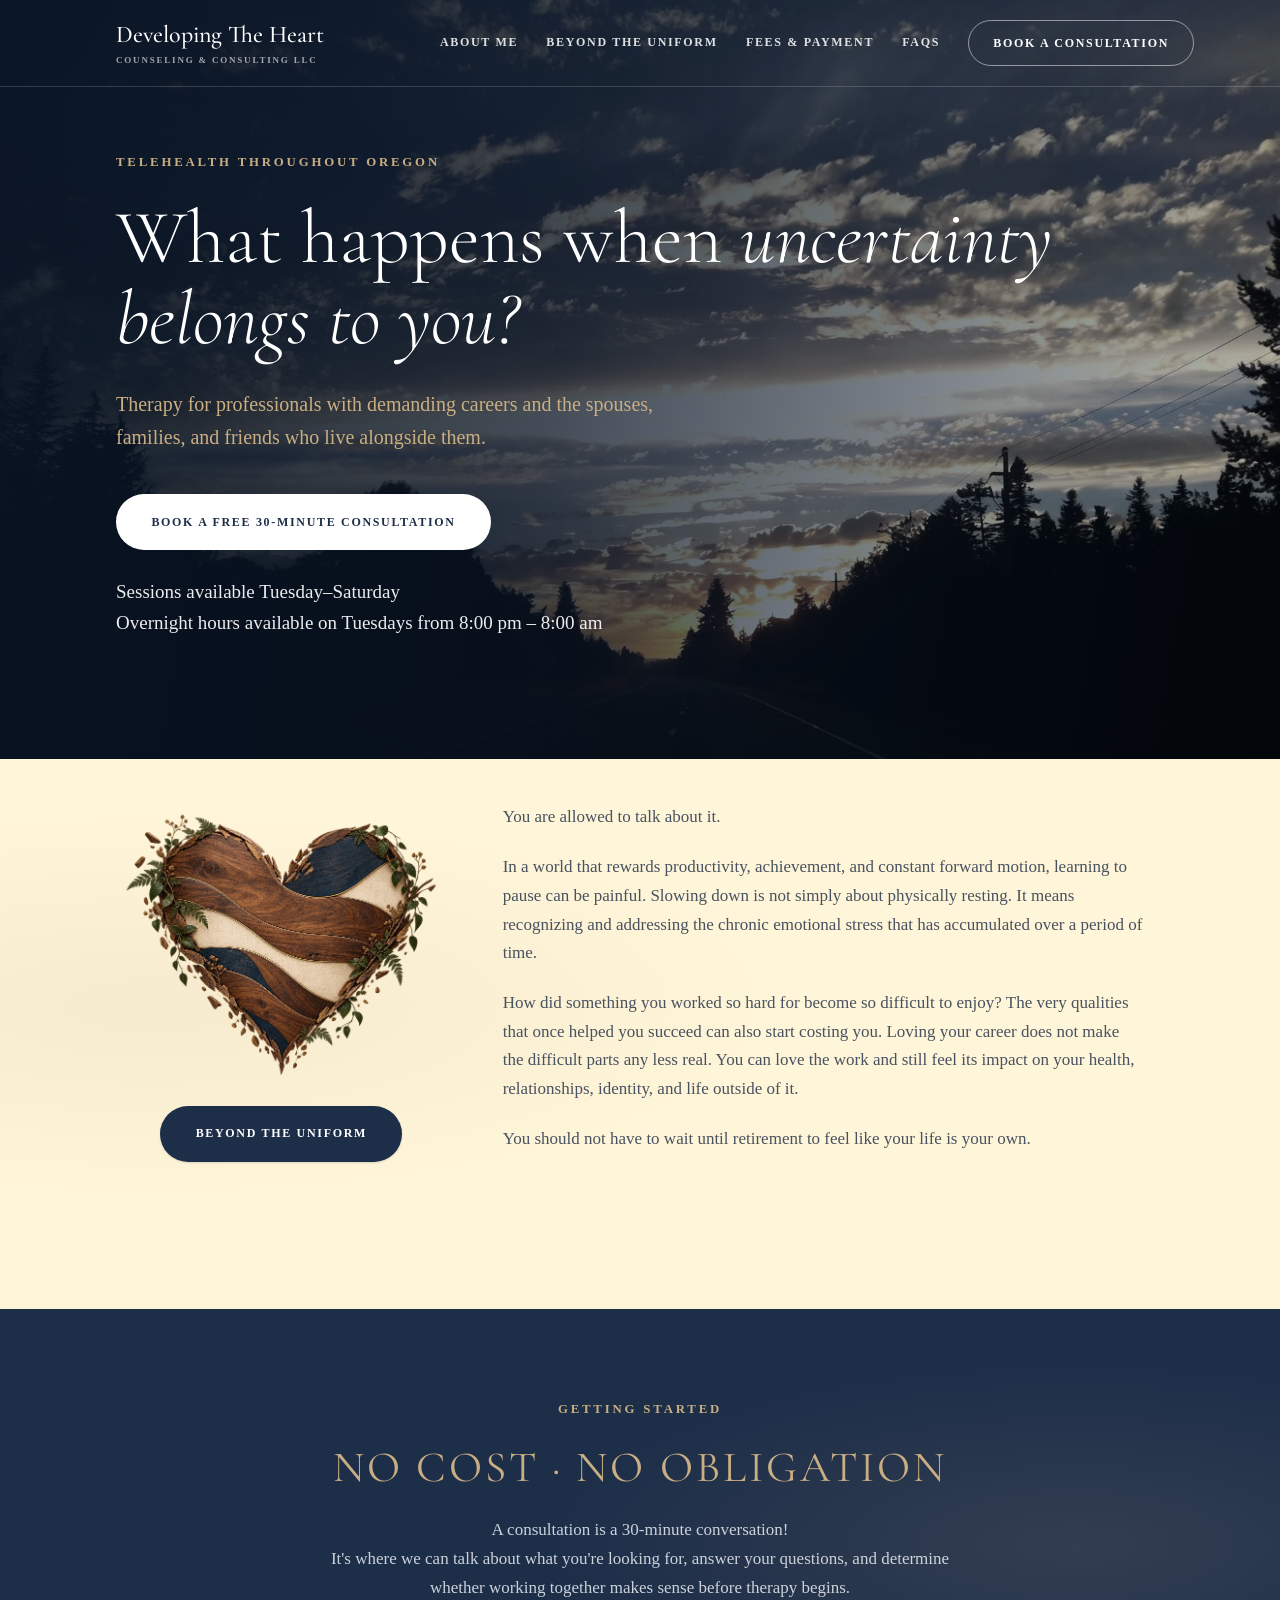
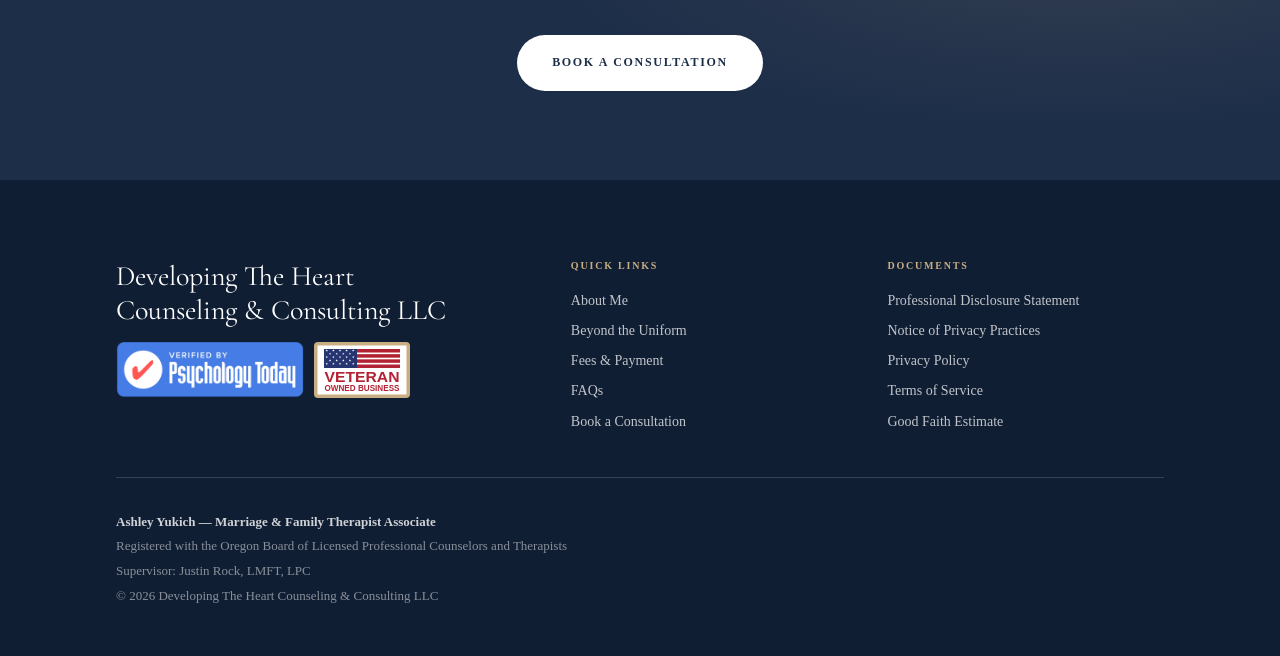
<file: site/index.html>
<!DOCTYPE html>
<html lang="en">
<head>
<meta charset="utf-8">
<meta name="viewport" content="width=device-width, initial-scale=1">
<title>Therapy for Professionals | Oregon</title>
<meta name="description" content="Telehealth designed for professionals with demanding careers and the spouses, friends, and families that live alongside them.">
<link rel="canonical" href="https://developingtheheart.com/index.html">
<meta property="og:type" content="website">
<meta property="og:site_name" content="Developing The Heart Counseling &amp; Consulting LLC">
<meta property="og:title" content="Therapy for Professionals | Oregon">
<meta property="og:description" content="Telehealth designed for professionals with demanding careers and the spouses, friends, and families that live alongside them.">
<meta property="og:url" content="https://developingtheheart.com/index.html">
<meta property="og:image" content="https://developingtheheart.com/img/og-image.png">
<meta name="twitter:card" content="summary_large_image">
<meta name="theme-color" content="#101E33">
<link rel="icon" href="img/favicon.svg" type="image/svg+xml">
<link rel="preconnect" href="https://fonts.googleapis.com">
<link rel="preconnect" href="https://fonts.gstatic.com" crossorigin>
<link href="https://fonts.googleapis.com/css2?family=Cormorant+Garamond:ital,wght@0,300;0,400;0,500;0,600;1,300;1,400&amp;display=swap" rel="stylesheet">
<link rel="stylesheet" href="css/style.css">
<script type="application/ld+json">
{
  "@context":"https://schema.org",
  "@type":"ProfessionalService",
  "name":"Developing The Heart Counseling & Consulting LLC",
  "description":"Telehealth designed for professionals with demanding careers and the spouses, friends, and families that live alongside them.",
  "url":"https://developingtheheart.com",
  "telephone":"+1-503-395-4287",
  "email":"connect@developingtheheart.com",
  "areaServed":{"@type":"State","name":"Oregon"},
  "availableLanguage":"English",
  "priceRange":"$$$",
  "openingHoursSpecification":[{"@type":"OpeningHoursSpecification","dayOfWeek":["Tuesday","Wednesday","Thursday","Friday","Saturday"]}],
  "knowsAbout":["First responder mental health","Couples therapy","Family therapy","Insomnia","Complex trauma","Veteran mental health","First responders","Police","Dispatch","Athletes","Coaches","Firefighter","Aviation","Healthcare","Doctor","Nurses","Burnout","Sleep problems","Stress","Trauma","Exhaustion","Anxiety","Performance anxiety"]
}
</script>
</head>
<body>
<a class="skip" href="#main">Skip to content</a>
<header class="nav nav--over">
  <div class="wrap nav-in">
    <a class="brand" href="index.html"><b>Developing The Heart</b><small>Counseling &amp; Consulting LLC</small></a>
    <button class="nav-toggle" aria-expanded="false" aria-controls="menu">Menu</button>
    <nav class="nav-links" id="menu" aria-label="Main">
      <a href="about.html">About Me</a>
      <a href="beyond-the-uniform.html">Beyond the Uniform</a>
      <a href="fees.html">Fees &amp; Payment</a>
      <a href="faq.html">FAQs</a>
      <a class="cta" href="contact.html">Book a Consultation</a>
    </nav>
  </div>
</header>
<main id="main">
<div class="hero">
  <svg class="scene" viewBox="0 0 1440 900" preserveAspectRatio="xMidYMid slice" xmlns="http://www.w3.org/2000/svg" aria-hidden="true" focusable="false">
<defs>
<linearGradient id="sk" x1="0" y1="0" x2="0" y2="1"><stop offset="0%" stop-color="#101E33"/><stop offset="55%" stop-color="#20364F"/><stop offset="100%" stop-color="#42586A"/></linearGradient>
<linearGradient id="fw" x1="0" y1="0" x2="0" y2="1"><stop offset="0%" stop-color="#B9C6CB" stop-opacity=".85"/><stop offset="100%" stop-color="#D5DEE1" stop-opacity=".35"/></linearGradient>
<linearGradient id="cliff" x1="0" y1="0" x2="1" y2="0"><stop offset="0%" stop-color="#16283C"/><stop offset="100%" stop-color="#0E1D2E"/></linearGradient>
<linearGradient id="mist" x1="0" y1="0" x2="0" y2="1"><stop offset="0%" stop-color="#8FA5AE" stop-opacity="0"/><stop offset="100%" stop-color="#8FA5AE" stop-opacity=".45"/></linearGradient>
</defs>
<rect width="1440" height="900" fill="url(#sk)"/>
<path d="M0 0 L470 0 L500 380 L430 900 L0 900 Z" fill="#132436" opacity=".9"/>
<path d="M1440 0 L980 0 L940 340 L1010 900 L1440 900 Z" fill="url(#cliff)"/>
<path d="M700 120 L760 120 L775 620 L688 620 Z" fill="url(#fw)"/>
<path d="M714 120 L730 120 L737 610 L710 610 Z" fill="#E6EDEF" opacity=".55"/>
<ellipse cx="731" cy="640" rx="150" ry="34" fill="#C6D3D8" opacity=".28"/>
<rect x="0" y="560" width="1440" height="340" fill="url(#mist)"/>
<path d="M420 600 L700 640 L1010 596 L1010 900 L420 900 Z" fill="#0F1E2E" opacity=".92"/>
<g fill="#0A1622" opacity=".95">
<path d="M120 900 L120 560 L168 640 L142 640 L186 720 L152 720 L200 800 L40 800 L88 720 L54 720 L98 640 L72 640 Z"/>
<path d="M275 900 L275 610 L313 676 L292 676 L329 742 L301 742 L340 808 L210 808 L249 742 L221 742 L258 676 L237 676 Z"/>
<path d="M1290 900 L1290 540 L1342 628 L1314 628 L1362 716 L1325 716 L1378 804 L1202 804 L1255 716 L1218 716 L1266 628 L1238 628 Z"/>
<path d="M1150 900 L1150 632 L1188 696 L1167 696 L1203 760 L1176 760 L1214 824 L1086 824 L1124 760 L1097 760 L1133 696 L1112 696 Z"/>
</g>
<rect x="0" y="700" width="1440" height="200" fill="#101E33" opacity=".55"/>
</svg>
  <img class="hero-photo" src="img/oregon-highway-sunset.webp" width="2000" height="1492" alt="" aria-hidden="true" fetchpriority="high" decoding="async">
  <div class="scrim"></div>
  <div class="hero-in wrap on-dark">
    <span class="eyebrow">Telehealth throughout Oregon</span>
    <h1 class="h1--wide">What happens when <em>uncertainty belongs to you?</em></h1>
    <p class="hero-sub">Therapy for professionals with demanding careers and the spouses, families, and friends who live alongside them.</p>
    <div class="hero-cta">
      <a class="btn btn-solid" href="contact.html">Book a free 30-minute consultation</a>
    </div>
    <p class="hero-hours">Sessions available Tuesday&ndash;Saturday<br>
      Overnight hours available on Tuesdays from 8:00 pm &ndash; 8:00 am</p>
  </div>
  <div class="wave wave--over" style="--to:var(--paper)" aria-hidden="true"><svg viewBox="0 0 1440 100" preserveAspectRatio="none" xmlns="http://www.w3.org/2000/svg"><path d="M0,44 C180,6 360,0 54[...]"/></svg></div>
</div>

<section class="band band--paper band--tight-top">
  <div class="wrap">
    <!-- PARKED. The ten-box "who I work with" photo grid, removed on request to
         make room for a paragraph addressed directly to a future client. Three
         of the ten boxes already had real photos wired in (Fire Fighters,
         Dispatchers, Healthcare) — do not re-shoot those if the grid comes
         back, just uncomment this block. The .people / .person / .person-img
         styles in style.css are untouched and still support it.

    <div class="people rv">
      <figure class="person">
        <div class="person-img"><img src="img/Fire%20Fighters.png" width="1478" height="1018"
             loading="lazy" decoding="async"
             alt="Two firefighters in turnout gear looking out at a mountain treeline beside their engine."></div>
        <figcaption>Fire</figcaption>
      </figure>
      <figure class="person">
        <div class="person-img"><span class="ph"><span>Police</span>Photo to come</span></div>
        <figcaption>Police</figcaption>
      </figure>
      <figure class="person">
        <div class="person-img"><img src="img/Dispatchers.png" width="1536" height="1024"
             loading="lazy" decoding="async"
             alt="Two 911 dispatchers wearing headsets, monitoring calls at a bank of computer screens."></div>
        <figcaption>Dispatch</figcaption>
      </figure>
      <figure class="person">
        <div class="person-img"><img src="img/Healthcare.png" width="1536" height="1024"
             loading="lazy" decoding="async"
             alt="Three healthcare workers in scrubs and a white coat talking together in a hospital hallway."></div>
        <figcaption>Healthcare</figcaption>
      </figure>
      <figure class="person">
        <div class="person-img"><span class="ph"><span>Business owner</span>Photo to come</span></div>
        <figcaption>Business owner</figcaption>
      </figure>
      <figure class="person">
        <div class="person-img"><span class="ph"><span>Lawyer</span>Photo to come</span></div>
        <figcaption>Lawyer</figcaption>
      </figure>
      <figure class="person">
        <div class="person-img"><span class="ph"><span>Military / veteran</span>Photo to come</span></div>
        <figcaption>Military / veteran</figcaption>
      </figure>
      <figure class="person">
        <div class="person-img"><span class="ph"><span>Air traffic control / pilots</span>Photo to come</span></div>
        <figcaption>Air traffic control / pilots</figcaption>
      </figure>
      <figure class="person">
        <div class="person-img"><span class="ph"><span>Spouses &amp; family</span>Photo to come</span></div>
        <figcaption>Spouses &amp; family</figcaption>
      </figure>
      <figure class="person">
        <div class="person-img"><span class="ph"><span>Other</span>Photo to come</span></div>
        <figcaption>Other</figcaption>
      </figure>
    </div>
    -->

    <div class="future-client">
      <div class="fc-cols">
        <div class="fc-left rv">
          <figure class="fc-img">
            <img src="img/Nature%20Heart.webp" width="1367" height="1150" loading="lazy" decoding="async"
                 alt="Illustration of a heart made of wood grain, navy, and cream wavy bands, trimmed with bark and leaves.">
          </figure>
          <p class="people-more"><a class="btn btn-navy btn-navy--invert" href="beyond-the-uniform.html">Beyond the uniform</a></p>
        </div>
        <div class="rv prose" style="max-width:40rem">
          <p>You are allowed to talk about it.</p>
          <p>In a world that rewards productivity, achievement, and constant forward motion, learning to pause can be painful. Slowing down is not simply about physically resting. It means recognizing and addressing the chronic emotional stress that has accumulated over a period of time.</p>
          <p>How did something you worked so hard for become so difficult to enjoy? The very qualities that once helped you succeed can also start costing you. Loving your career does not make the difficult parts any less real. You can love the work and still feel its impact on your health, relationships, identity, and life outside of it.</p>
          <p>You should not have to wait until retirement to feel like your life is your own.</p>
        </div>
      </div>
    </div>
  </div>
</section>
<div class="wave" style="--from:var(--paper);--to:var(--navy)" aria-hidden="true"><svg viewBox="0 0 1440 100" preserveAspectRatio="none" xmlns="http://www.w3.org/2000/svg"><path d="M0,52 C160,18 [...]"></path></svg></div>

<section class="band band--navy band--center">
  <div class="wrap two">
    <div class="rv">
      <span class="eyebrow">Getting started</span>
      <h2 class="head head--terms">No cost &middot; No obligation</h2>
    </div>
    <div class="rv prose">
      <p>A consultation is a 30-minute conversation!<br>It's where we can talk about what you're looking for, answer your questions, and determine whether working together makes sense before therapy begins.</p>
      <p style="margin-top:2rem"><a class="btn btn-solid" href="contact.html">Book a consultation</a></p>
    </div>
  </div>
</section>
</main>
<footer class="foot">
  <div class="wrap">
    <div class="foot-top">
      <div>
        <p class="foot-brand">Developing The Heart<br>Counseling &amp; Consulting LLC</p>
        <div class="foot-badges">
          <a class="foot-badge foot-badge--img" href="https://www.psychologytoday.com/profile/1833487"
             target="_blank" rel="noopener">
            <img src="img/Psychology%20Today%20Website%20Badge.webp"
                 alt="Verified by Psychology Today" width="1744" height="520"
                 loading="lazy" decoding="async">
          </a>
          <!-- Not a link: this badge states a fact about the practice. Drawn as
               inline SVG rather than using img/Veteran Owned Badge.png so it stays
               sharp at any density, carries no download weight, and has no stray
               background around its edges on the navy footer. -->
          <span class="foot-badge foot-badge--seal">
            <svg class="seal" viewBox="0 0 192 112" focusable="false" role="img" aria-label="Veteran owned business">
              <defs><path id="vst" d="M0-1 .2245-.309.9511-.309.3633.118.5878.809 0 .382-.5878.809-.3633.118-.9511-.309-.2245-.309Z"/></defs>
              <rect width="192" height="112" rx="3" fill="#C9AE83"/>
              <rect x="7" y="7" width="178" height="98" fill="#fff"/>
              <rect x="86" y="14.00" width="86" height="7" fill="#B22234"/>
              <rect x="86" y="24.33" width="86" height="7" fill="#B22234"/>
              <rect x="86" y="34.66" width="86" height="7" fill="#B22234"/>
              <rect x="86" y="44.99" width="86" height="7" fill="#B22234"/>
              <rect x="20" y="14" width="66" height="38" fill="#26356F"/>
              <g fill="#fff">
                <use href="#vst" transform="translate(25.5 17.0) scale(2.6)"/>
                <use href="#vst" transform="translate(38.8 17.0) scale(2.6)"/>
                <use href="#vst" transform="translate(52.0 17.0) scale(2.6)"/>
                <use href="#vst" transform="translate(65.2 17.0) scale(2.6)"/>
                <use href="#vst" transform="translate(78.5 17.0) scale(2.6)"/>
                <use href="#vst" transform="translate(32.1 23.6) scale(2.6)"/>
                <use href="#vst" transform="translate(45.4 23.6) scale(2.6)"/>
                <use href="#vst" transform="translate(58.6 23.6) scale(2.6)"/>
                <use href="#vst" transform="translate(71.9 23.6) scale(2.6)"/>
                <use href="#vst" transform="translate(25.5 30.2) scale(2.6)"/>
                <use href="#vst" transform="translate(38.8 30.2) scale(2.6)"/>
                <use href="#vst" transform="translate(52.0 30.2) scale(2.6)"/>
                <use href="#vst" transform="translate(65.2 30.2) scale(2.6)"/>
                <use href="#vst" transform="translate(78.5 30.2) scale(2.6)"/>
                <use href="#vst" transform="translate(32.1 36.8) scale(2.6)"/>
                <use href="#vst" transform="translate(45.4 36.8) scale(2.6)"/>
                <use href="#vst" transform="translate(58.6 36.8) scale(2.6)"/>
                <use href="#vst" transform="translate(71.9 36.8) scale(2.6)"/>
                <use href="#vst" transform="translate(25.5 43.4) scale(2.6)"/>
                <use href="#vst" transform="translate(38.8 43.4) scale(2.6)"/>
                <use href="#vst" transform="translate(52.0 43.4) scale(2.6)"/>
                <use href="#vst" transform="translate(65.2 43.4) scale(2.6)"/>
                <use href="#vst" transform="translate(78.5 43.4) scale(2.6)"/>
              </g>
              <text x="96" y="79" text-anchor="middle" textLength="150" lengthAdjust="spacingAndGlyphs"
                    font-family="'Arial Narrow',Impact,'Helvetica Neue',Arial,sans-serif"
                    font-weight="800" font-size="30" fill="#B22234">VETERAN</text>
              <text x="96" y="98" text-anchor="middle" textLength="150" lengthAdjust="spacingAndGlyphs"
                    font-family="'Arial Narrow',Impact,'Helvetica Neue',Arial,sans-serif"
                    font-weight="800" font-size="17" fill="#B22234">OWNED BUSINESS</text>
            </svg>
          </span>
        </div>
      </div>
      <div>
        <h4>Quick Links</h4>
        <a href="about.html">About Me</a>
        <a href="beyond-the-uniform.html">Beyond the Uniform</a>
        <a href="fees.html">Fees &amp; Payment</a>
        <a href="faq.html">FAQs</a>
        <a href="contact.html">Book a Consultation</a>
      </div>
      <div>
        <h4>Documents</h4>
        <a href="professional-disclosure-statement.html">Professional Disclosure Statement</a>
        <a href="notice-of-privacy-practices.html">Notice of Privacy Practices</a>
        <a href="privacy-policy.html">Privacy Policy</a>
        <a href="terms-of-service.html">Terms of Service</a>
        <a href="good-faith-estimate.html">Good Faith Estimate</a>
      </div>
    </div>
    <div class="foot-legal">
      <b>Ashley Yukich &mdash; Marriage &amp; Family Therapist Associate</b><br>
      Registered with the Oregon Board of Licensed Professional Counselors and Therapists<br>
      Supervisor: Justin Rock, LMFT, LPC<br>
      &copy; 2026 Developing The Heart Counseling &amp; Consulting LLC
    </div>

  </div>
</footer>
<script src="js/main.js" defer></script>
</body>
</html>
</file>
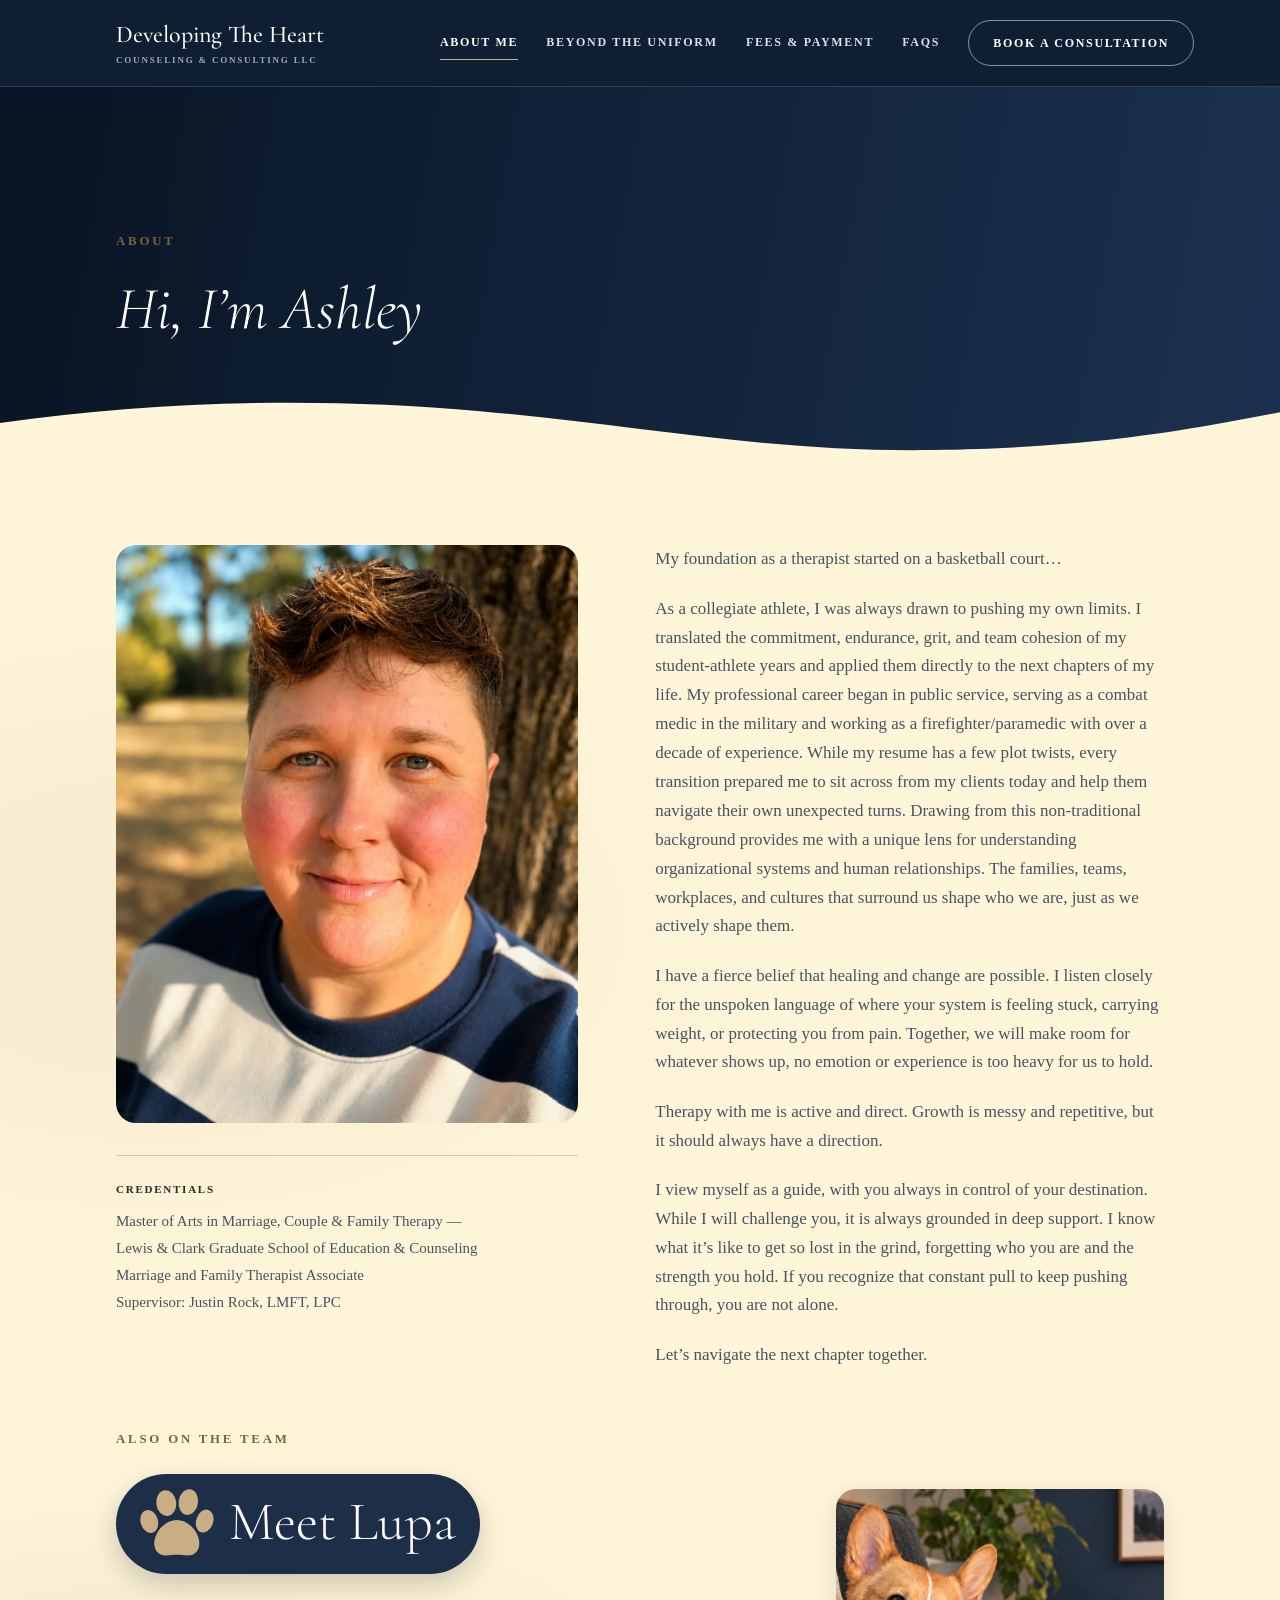
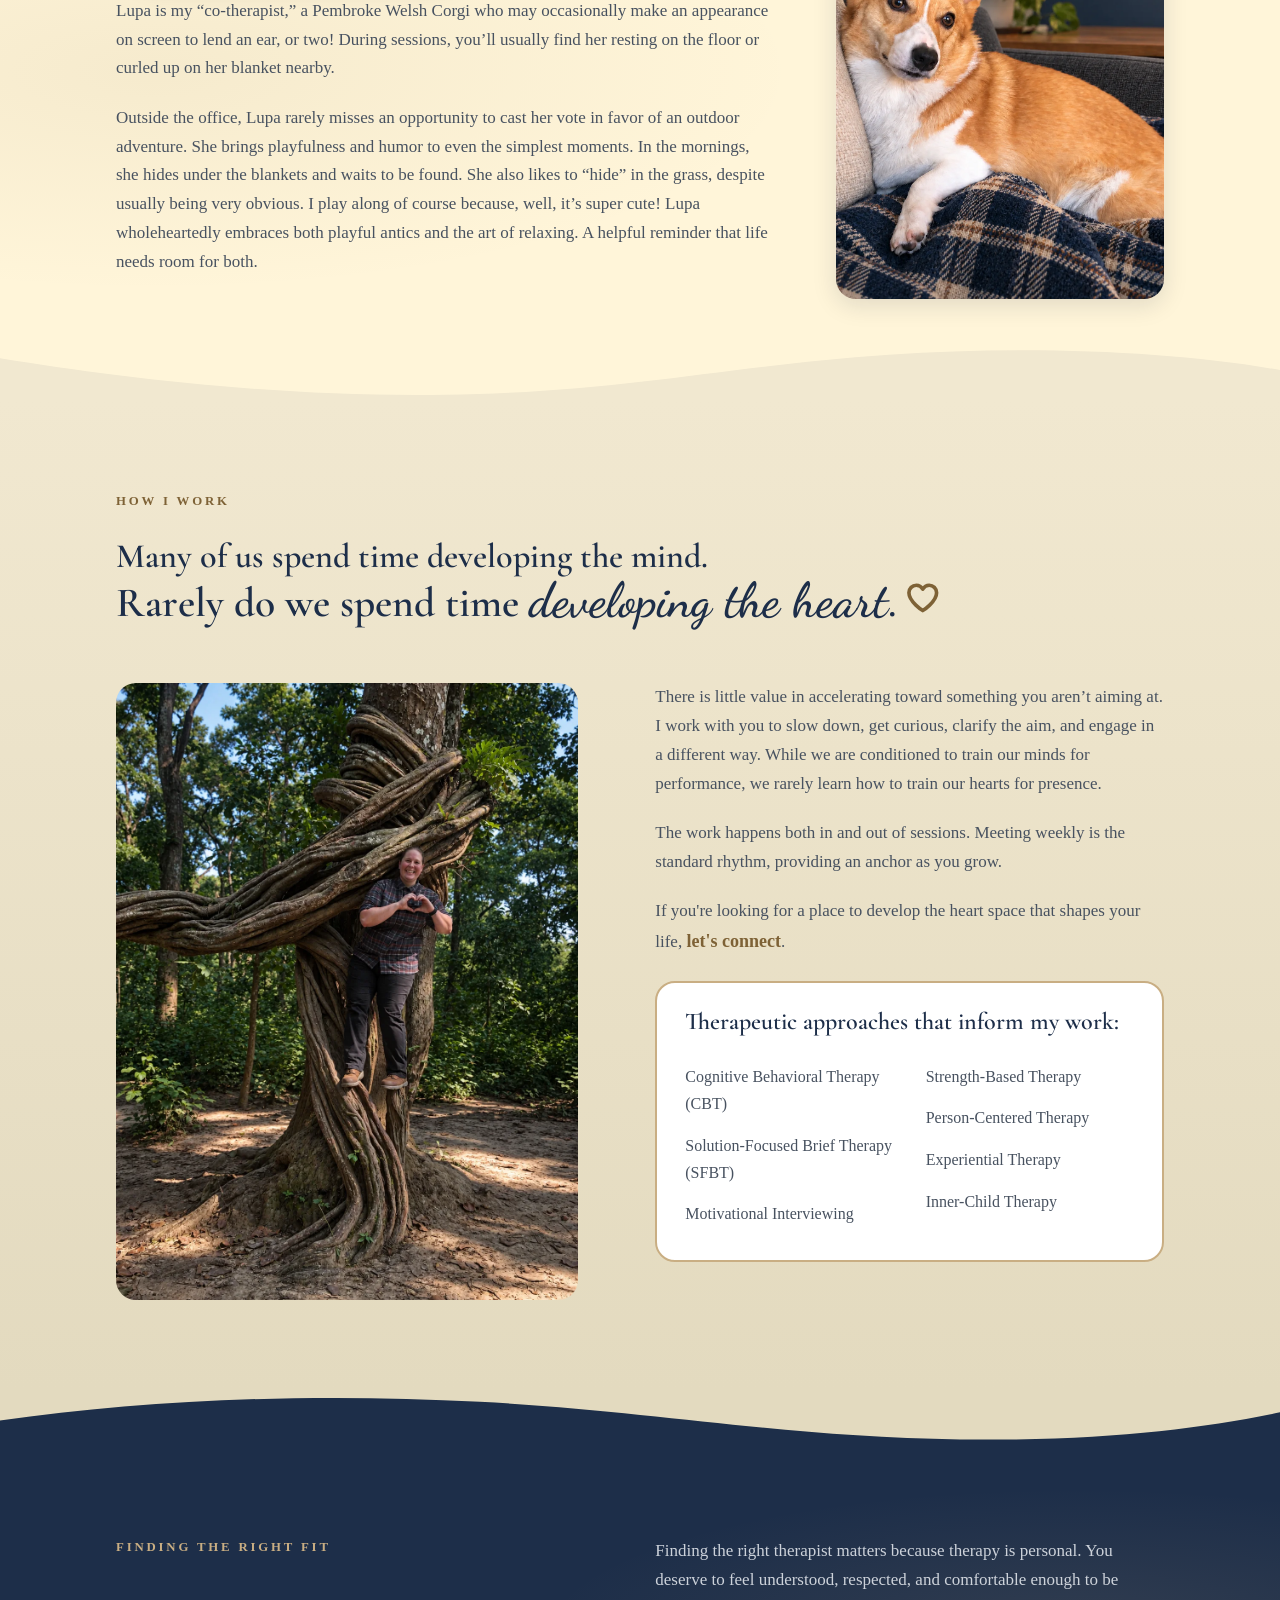
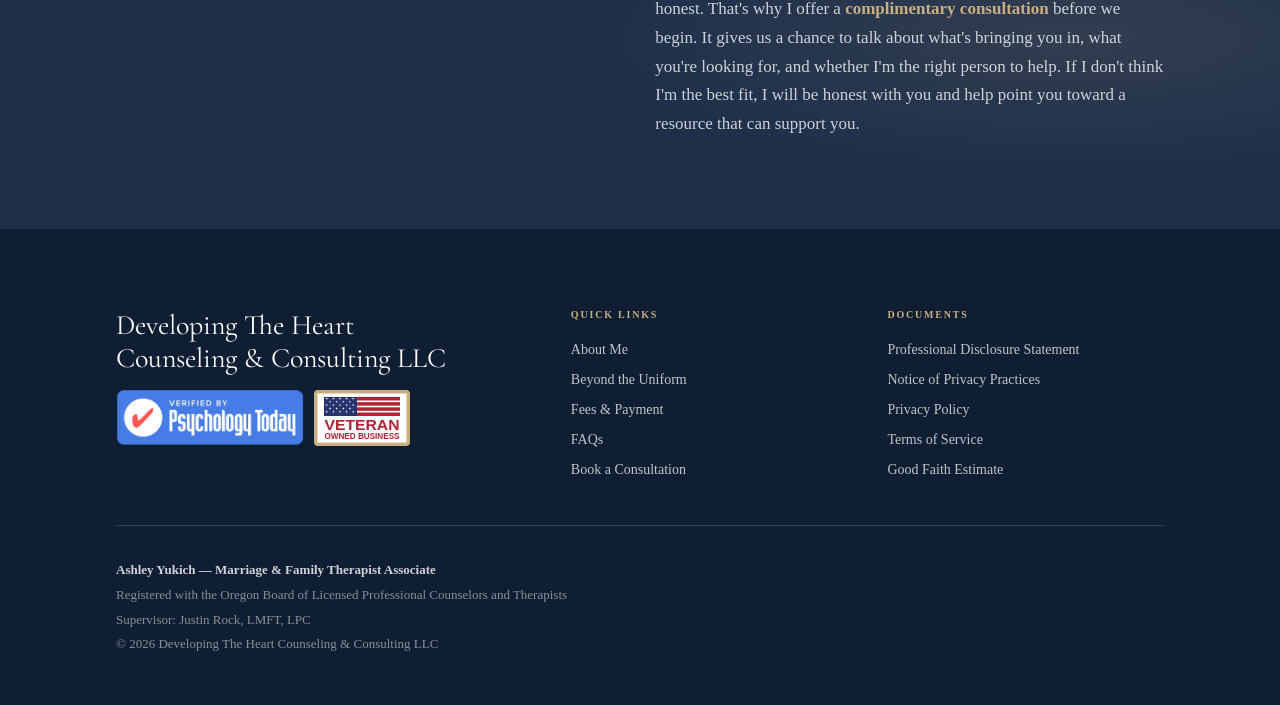
<file: site/about.html>
<!DOCTYPE html>
<html lang="en">
<head>
<meta charset="utf-8">
<meta name="viewport" content="width=device-width, initial-scale=1">
<title>About &mdash; Firefighter, Paramedic, Therapist | Developing The Heart</title>
<meta name="description" content="A therapist who spent over a decade as a professional firefighter and paramedic in Oregon, and served as an Army National Guard combat medic. Therapy for first responders and their families.">
<link rel="canonical" href="https://developingtheheart.com/about.html">
<meta property="og:type" content="website">
<meta property="og:site_name" content="Developing The Heart Counseling &amp; Consulting">
<meta property="og:title" content="About &mdash; Firefighter, Paramedic, Therapist | Developing The Heart">
<meta property="og:description" content="A therapist who spent over a decade as a professional firefighter and paramedic in Oregon, and served as an Army National Guard combat medic. Therapy for first responders and their families.">
<meta property="og:url" content="https://developingtheheart.com/about.html">
<meta property="og:image" content="https://developingtheheart.com/img/og-image.png">
<meta name="twitter:card" content="summary_large_image">
<meta name="theme-color" content="#101E33">
<link rel="icon" href="img/favicon.svg" type="image/svg+xml">
<link rel="preconnect" href="https://fonts.googleapis.com">
<link rel="preconnect" href="https://fonts.gstatic.com" crossorigin>
<link href="https://fonts.googleapis.com/css2?family=Cormorant+Garamond:ital,wght@0,300;0,400;0,500;0,600;1,300;1,400&amp;family=Dancing+Script:wght@600&amp;display=swap" rel="stylesheet">
<link rel="stylesheet" href="css/style.css">

</head>
<body>
<a class="skip" href="#main">Skip to content</a>
<header class="nav">
  <div class="wrap nav-in">
    <a class="brand" href="index.html"><b>Developing The Heart</b><small>Counseling &amp; Consulting LLC</small></a>
    <button class="nav-toggle" aria-expanded="false" aria-controls="menu">Menu</button>
    <nav class="nav-links" id="menu" aria-label="Main">
      <a href="about.html" aria-current="page">About Me</a>
      <a href="beyond-the-uniform.html">Beyond the Uniform</a>
      <a href="fees.html">Fees &amp; Payment</a>
      <a href="faq.html">FAQs</a>
      <a class="cta" href="contact.html">Book a Consultation</a>
    </nav>
  </div>
</header>
<main id="main">
<div class="hero hero--short">
  <div class="scrim" style="background:linear-gradient(100deg,rgba(9,20,36,.97),rgba(28,51,82,.92))"></div>
  <div class="hero-in wrap">
    <span class="eyebrow">About</span>
    <h1 class="h1--wide"><em>Hi, I&rsquo;m Ashley</em></h1>
  </div>
  <div class="wave wave--over" style="--to:var(--paper)" aria-hidden="true"><svg viewBox="0 0 1440 100" preserveAspectRatio="none" xmlns="http://www.w3.org/2000/svg"><path d="M0,44 C180,6 360,0 540,24 C720,48 864,94 1050,90 C1240,86 1340,54 1440,26 L1440,100 L0,100 Z"/></svg></div>
</div>

<section class="band band--paper band--tighter-bottom">
  <div class="wrap two">
    <div class="rv">
      <div class="portrait">
        <img src="img/About%20Me%20-%20Headshot.webp" width="1086" height="1448" decoding="async"
             alt="Ashley Yukich, Marriage and Family Therapist Associate">
      </div>
      <div class="cred">
        <b>Credentials</b>
        Master of Arts in Marriage, Couple &amp; Family Therapy &mdash;<br>
        <span class="nb">Lewis &amp; Clark</span> Graduate School of Education &amp; Counseling<br>
        Marriage and Family Therapist Associate<br>
        Supervisor: Justin Rock, LMFT, LPC
      </div>
    </div>
    <div class="rv prose">
      <p>My foundation as a therapist started on a basketball court&hellip;</p>
      <p>As a collegiate athlete, I was always drawn to pushing my own limits. I translated the commitment, endurance, grit, and team cohesion of my student-athlete years and applied them directly to the next chapters of my life. My professional career began in public service, serving as a combat medic in the military and working as a firefighter/paramedic with over a decade of experience. While my resume has a few plot twists, every transition prepared me to sit across from my clients today and help them navigate their own unexpected turns. Drawing from this non-traditional background provides me with a unique lens for understanding organizational systems and human relationships. The families, teams, workplaces, and cultures that surround us shape who we are, just as we actively shape them.</p>
      <p>I have a fierce belief that healing and change are possible. I listen closely for the unspoken language of where your system is feeling stuck, carrying weight, or protecting you from pain. Together, we will make room for whatever shows up, no emotion or experience is too heavy for us to hold.</p>
      <p>Therapy with me is active and direct. Growth is messy and repetitive, but it should always have a direction.</p>
      <p>I view myself as a guide, with you always in control of your destination. While I will challenge you, it is always grounded in deep support. I know what it&rsquo;s like to get so lost in the grind, forgetting who you are and the strength you hold. If you recognize that constant pull to keep pushing through, you are not alone.</p>
      <p>Let&rsquo;s navigate the next chapter together.</p>
      <!-- PARKED. Jump button that scrolled past the Lupa section to "How I
           work". Removed on request; the .jump styles and the #how-i-work
           anchor on that section are still in place, so restoring it is just
           a matter of uncommenting these three lines.

      <p class="jump"><a class="btn btn-navy btn-navy&#45;&#45;gold" href="#how-i-work">How I do this work
        <svg viewBox="0 0 24 24" aria-hidden="true" focusable="false"><path d="M12 5v13m0 0-6-6m6 6 6-6"/></svg>
      </a></p>
           -->
    </div>
  </div>
</section>

<!-- ------------------------------------------------------------------------
     LUPA. Copy is Ashley's own.
     ------------------------------------------------------------------------ -->
<section class="band band--paper band--tighter-top band--tight-bottom">
  <div class="wrap">
    <div class="lupa-cols">
      <div class="rv">
        <span class="eyebrow">Also on the team</span>
        <h2 class="head lupa-tag">
          <svg class="paw" viewBox="0 0 24 24" aria-hidden="true" focusable="false">
            <ellipse cx="3.9" cy="11.6" rx="2.55" ry="3.45" transform="rotate(-16 3.9 11.6)"/>
            <ellipse cx="8.9" cy="6.2" rx="2.95" ry="3.8" transform="rotate(-7 8.9 6.2)"/>
            <ellipse cx="15.4" cy="5.9" rx="2.85" ry="3.8" transform="rotate(8 15.4 5.9)"/>
            <ellipse cx="20.2" cy="11.5" rx="2.5" ry="3.45" transform="rotate(18 20.2 11.5)"/>
            <path d="M12 11.2c-2.4 0-4.8 1.8-5.9 4-1 2-1.1 4.4.5 5.7 1.4 1.2 3.4.5 5.4.5s4 .7 5.4-.5c1.6-1.3 1.5-3.7.5-5.7-1.1-2.2-3.5-4-5.9-4z"/>
          </svg>Meet Lupa</h2>
        <div class="prose">
          <p>Lupa is my &ldquo;co-therapist,&rdquo; a Pembroke Welsh Corgi who may occasionally make an appearance on screen to lend an ear, or two! During sessions, you&rsquo;ll usually find her resting on the floor or curled up on her blanket nearby.</p>
          <p>Outside the office, Lupa rarely misses an opportunity to cast her vote in favor of an outdoor adventure. She brings playfulness and humor to even the simplest moments. In the mornings, she hides under the blankets and waits to be found. She also likes to &ldquo;hide&rdquo; in the grass, despite usually being very obvious. I play along of course because, well, it&rsquo;s super cute! Lupa wholeheartedly embraces both playful antics and the art of relaxing. A helpful reminder that life needs room for both.</p>
        </div>
      </div>

      <div class="gallery gallery--lupa rv">
        <figure>
          <img src="img/Lupa%201.webp" width="1186" height="1327" loading="lazy" decoding="async"
               alt="Lupa, a Pembroke Welsh Corgi, lying on a plaid blanket on the couch, looking at the camera.">
        </figure>
      </div>
    </div>
  </div>
</section>
<div class="wave" style="--from:var(--paper);--to:var(--linen)" aria-hidden="true"><svg viewBox="0 0 1440 100" preserveAspectRatio="none" xmlns="http://www.w3.org/2000/svg"><path d="M0,26 C130,58 310,92 500,88 C700,84 820,38 1000,20 C1160,4 1320,14 1440,46 L1440,100 L0,100 Z"/></svg></div>

<section class="band band--linen" id="how-i-work">
  <div class="wrap">
    <!-- The opening line runs the full width, above both columns, rather than
         sitting at the top of the right-hand one. The photo and the supporting
         copy then sit side by side beneath it. -->
    <div class="rv">
      <span class="eyebrow">How I work</span>
      <p class="lede lede--wide"><span class="lede-a">Many of us spend time developing the mind.</span><span class="lede-b"><span class="lede-b-text">Rarely do we spend time <span class="script">developing the heart</span>.</span><svg class="heart-mark" viewBox="0 0 24 24" aria-hidden="true" focusable="false"><path d="M12 20.4C12 20.4 3.6 15.1 3.6 9.6 3.6 6.9 5.7 5 8.1 5c1.7 0 3.1 1 3.9 2.4C12.8 6 14.2 5 15.9 5c2.4 0 4.5 1.9 4.5 4.6 0 5.5-8.4 10.8-8.4 10.8z"/></svg></span></p>
    </div>

    <div class="two how-cols">
    <div class="rv">
      <!-- 4/5 frame with object-fit:cover, the same treatment as the headshot
           above, so the two photo columns on this page share one shape. -->
      <div class="portrait">
        <img src="img/nepal-heart.webp"
             width="1086" height="1448" loading="lazy" decoding="async"
             alt="Ashley standing in the roots of a large tree in Nepal, making a heart shape with her hands.">
      </div>

      <!-- PARKED. The guided-meditation sample card that sat under this photo,
           removed on request for now. The .meditation styles in style.css are
           still in place, so restoring it is just a matter of uncommenting the
           block below. It was already a placeholder — no recording exists yet
           (see the original notes preserved here) — so nothing is lost by
           parking it.

      <div class="meditation rv">
        <button type="button" class="meditation-play" disabled aria-disabled="true"
                aria-label="Play meditation sample (coming soon)">
          <svg viewBox="0 0 24 24" aria-hidden="true" focusable="false"><path d="M8 5v14l11-7z"/></svg>
        </button>
        <div class="meditation-text">
          <span class="meditation-label">Guided meditation sample</span>
          <span class="meditation-title">Letting Your Heart Guide You</span>
          <span class="meditation-note">Coming soon</span>
        </div>
      </div>

      Once a real recording exists:
        1. Drop it in site/audio/ (e.g. letting-your-heart-guide-you.mp3) and
           add an <audio> element right above the button above:
             <audio id="meditation-audio" preload="none"
                    src="audio/letting-your-heart-guide-you.mp3"></audio>
        2. Remove the `disabled` attribute and aria-disabled from the button,
           and delete the "Coming soon" note.
        3. Add a click handler in main.js that toggles play/pause on
           #meditation-audio and swaps the button's icon between the play
           triangle and a pause icon.
      -->
    </div>
    <div class="rv prose">
      <p>There is little value in accelerating toward something you aren&rsquo;t aiming at. I work with you to slow down, get curious, clarify the aim, and engage in a different way. While we are conditioned to train our minds for performance, we rarely learn how to train our hearts for presence.</p>
      <p>The work happens both in and out of sessions. Meeting weekly is the standard rhythm, providing an anchor as you grow.</p>
      <p>If you're looking for a place to develop the heart space that shapes your life, <a class="cta-inline" href="contact.html">let's connect</a>.</p>
      <div class="boxed">
        <h3 style="font-size:1.5rem;font-weight:600;color:var(--navy);margin:0">Therapeutic approaches that inform my work:</h3>
        <ul class="modalities">
          <li>Cognitive Behavioral Therapy (CBT)</li>
          <li>Solution-Focused Brief Therapy (SFBT)</li>
          <li class="col-end">Motivational Interviewing</li>
          <li>Strength-Based Therapy</li>
          <li>Person-Centered Therapy</li>
          <li>Experiential Therapy</li>
          <li>Inner-Child Therapy</li>
        </ul>
      </div>
    </div>
    </div>
  </div>
</section>
<div class="wave" style="--from:var(--sand);--to:var(--navy)" aria-hidden="true"><svg viewBox="0 0 1440 100" preserveAspectRatio="none" xmlns="http://www.w3.org/2000/svg"><path d="M0,52 C160,18 340,4 540,20 C740,36 880,80 1080,84 C1240,87 1350,66 1440,38 L1440,100 L0,100 Z"/></svg></div>

<section class="band band--navy">
  <div class="wrap two">
    <div class="rv">
      <span class="eyebrow">Finding the right fit</span>
    </div>
    <div class="rv prose">
      <p>Finding the right therapist matters because therapy is personal. You deserve to feel understood, respected, and comfortable enough to be honest. That's why I offer a <a href="contact.html">complimentary consultation</a> before we begin. It gives us a chance to talk about what's bringing you in, what you're looking for, and whether I'm the right person to help. If I don't think I'm the best fit, I will be honest with you and help point you toward a resource that can support you.</p>
    </div>
  </div>
</section>
</main>
<footer class="foot">
  <div class="wrap">
    <div class="foot-top">
      <div>
        <p class="foot-brand">Developing The Heart<br>Counseling &amp; Consulting LLC</p>
        <div class="foot-badges">
          <a class="foot-badge foot-badge--img" href="https://www.psychologytoday.com/profile/1833487"
             target="_blank" rel="noopener">
            <img src="img/Psychology%20Today%20Website%20Badge.webp"
                 alt="Verified by Psychology Today" width="1744" height="520"
                 loading="lazy" decoding="async">
          </a>
          <!-- Not a link: this badge states a fact about the practice. Drawn as
               inline SVG rather than using img/Veteran Owned Badge.png so it stays
               sharp at any density, carries no download weight, and has no stray
               background around its edges on the navy footer. -->
          <span class="foot-badge foot-badge--seal">
            <svg class="seal" viewBox="0 0 192 112" focusable="false" role="img" aria-label="Veteran owned business">
              <defs><path id="vst" d="M0-1 .2245-.309.9511-.309.3633.118.5878.809 0 .382-.5878.809-.3633.118-.9511-.309-.2245-.309Z"/></defs>
              <rect width="192" height="112" rx="3" fill="#C9AE83"/>
              <rect x="7" y="7" width="178" height="98" fill="#fff"/>
              <rect x="86" y="14.00" width="86" height="7" fill="#B22234"/>
              <rect x="86" y="24.33" width="86" height="7" fill="#B22234"/>
              <rect x="86" y="34.66" width="86" height="7" fill="#B22234"/>
              <rect x="86" y="44.99" width="86" height="7" fill="#B22234"/>
              <rect x="20" y="14" width="66" height="38" fill="#26356F"/>
              <g fill="#fff">
                <use href="#vst" transform="translate(25.5 17.0) scale(2.6)"/>
                <use href="#vst" transform="translate(38.8 17.0) scale(2.6)"/>
                <use href="#vst" transform="translate(52.0 17.0) scale(2.6)"/>
                <use href="#vst" transform="translate(65.2 17.0) scale(2.6)"/>
                <use href="#vst" transform="translate(78.5 17.0) scale(2.6)"/>
                <use href="#vst" transform="translate(32.1 23.6) scale(2.6)"/>
                <use href="#vst" transform="translate(45.4 23.6) scale(2.6)"/>
                <use href="#vst" transform="translate(58.6 23.6) scale(2.6)"/>
                <use href="#vst" transform="translate(71.9 23.6) scale(2.6)"/>
                <use href="#vst" transform="translate(25.5 30.2) scale(2.6)"/>
                <use href="#vst" transform="translate(38.8 30.2) scale(2.6)"/>
                <use href="#vst" transform="translate(52.0 30.2) scale(2.6)"/>
                <use href="#vst" transform="translate(65.2 30.2) scale(2.6)"/>
                <use href="#vst" transform="translate(78.5 30.2) scale(2.6)"/>
                <use href="#vst" transform="translate(32.1 36.8) scale(2.6)"/>
                <use href="#vst" transform="translate(45.4 36.8) scale(2.6)"/>
                <use href="#vst" transform="translate(58.6 36.8) scale(2.6)"/>
                <use href="#vst" transform="translate(71.9 36.8) scale(2.6)"/>
                <use href="#vst" transform="translate(25.5 43.4) scale(2.6)"/>
                <use href="#vst" transform="translate(38.8 43.4) scale(2.6)"/>
                <use href="#vst" transform="translate(52.0 43.4) scale(2.6)"/>
                <use href="#vst" transform="translate(65.2 43.4) scale(2.6)"/>
                <use href="#vst" transform="translate(78.5 43.4) scale(2.6)"/>
              </g>
              <text x="96" y="79" text-anchor="middle" textLength="150" lengthAdjust="spacingAndGlyphs"
                    font-family="'Arial Narrow',Impact,'Helvetica Neue',Arial,sans-serif"
                    font-weight="800" font-size="30" fill="#B22234">VETERAN</text>
              <text x="96" y="98" text-anchor="middle" textLength="150" lengthAdjust="spacingAndGlyphs"
                    font-family="'Arial Narrow',Impact,'Helvetica Neue',Arial,sans-serif"
                    font-weight="800" font-size="17" fill="#B22234">OWNED BUSINESS</text>
            </svg>
          </span>
        </div>
      </div>
      <div>
        <h4>Quick Links</h4>
        <a href="about.html">About Me</a>
        <a href="beyond-the-uniform.html">Beyond the Uniform</a>
        <a href="fees.html">Fees &amp; Payment</a>
        <a href="faq.html">FAQs</a>
        <a href="contact.html">Book a Consultation</a>
      </div>
      <div>
        <h4>Documents</h4>
        <a href="professional-disclosure-statement.html">Professional Disclosure Statement</a>
        <a href="notice-of-privacy-practices.html">Notice of Privacy Practices</a>
        <a href="privacy-policy.html">Privacy Policy</a>
        <a href="terms-of-service.html">Terms of Service</a>
        <a href="good-faith-estimate.html">Good Faith Estimate</a>
      </div>
    </div>
    <div class="foot-legal">
      <b>Ashley Yukich &mdash; Marriage &amp; Family Therapist Associate</b><br>
      Registered with the Oregon Board of Licensed Professional Counselors and Therapists<br>
      Supervisor: Justin Rock, LMFT, LPC<br>
      &copy; 2026 Developing The Heart Counseling &amp; Consulting LLC
    </div>

  </div>
</footer>
<script src="js/main.js" defer></script>
</body>
</html>
</file>
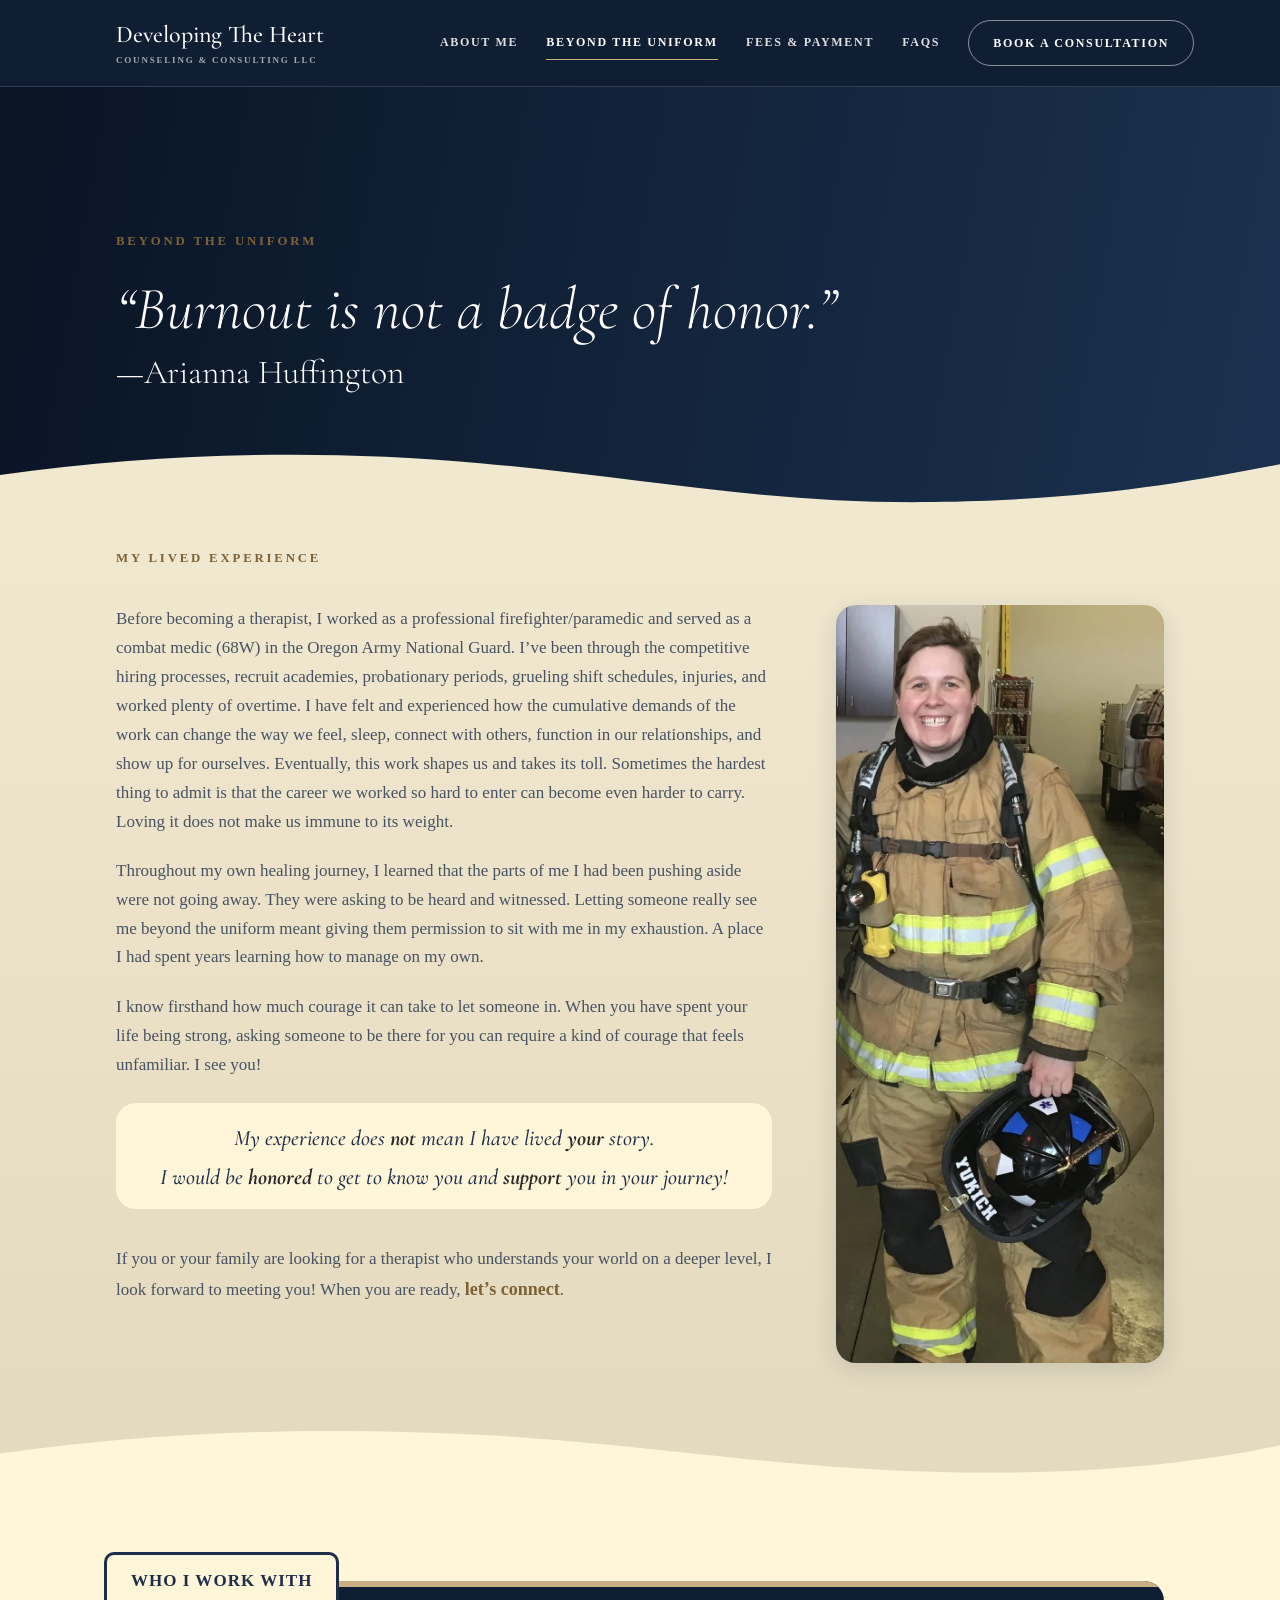
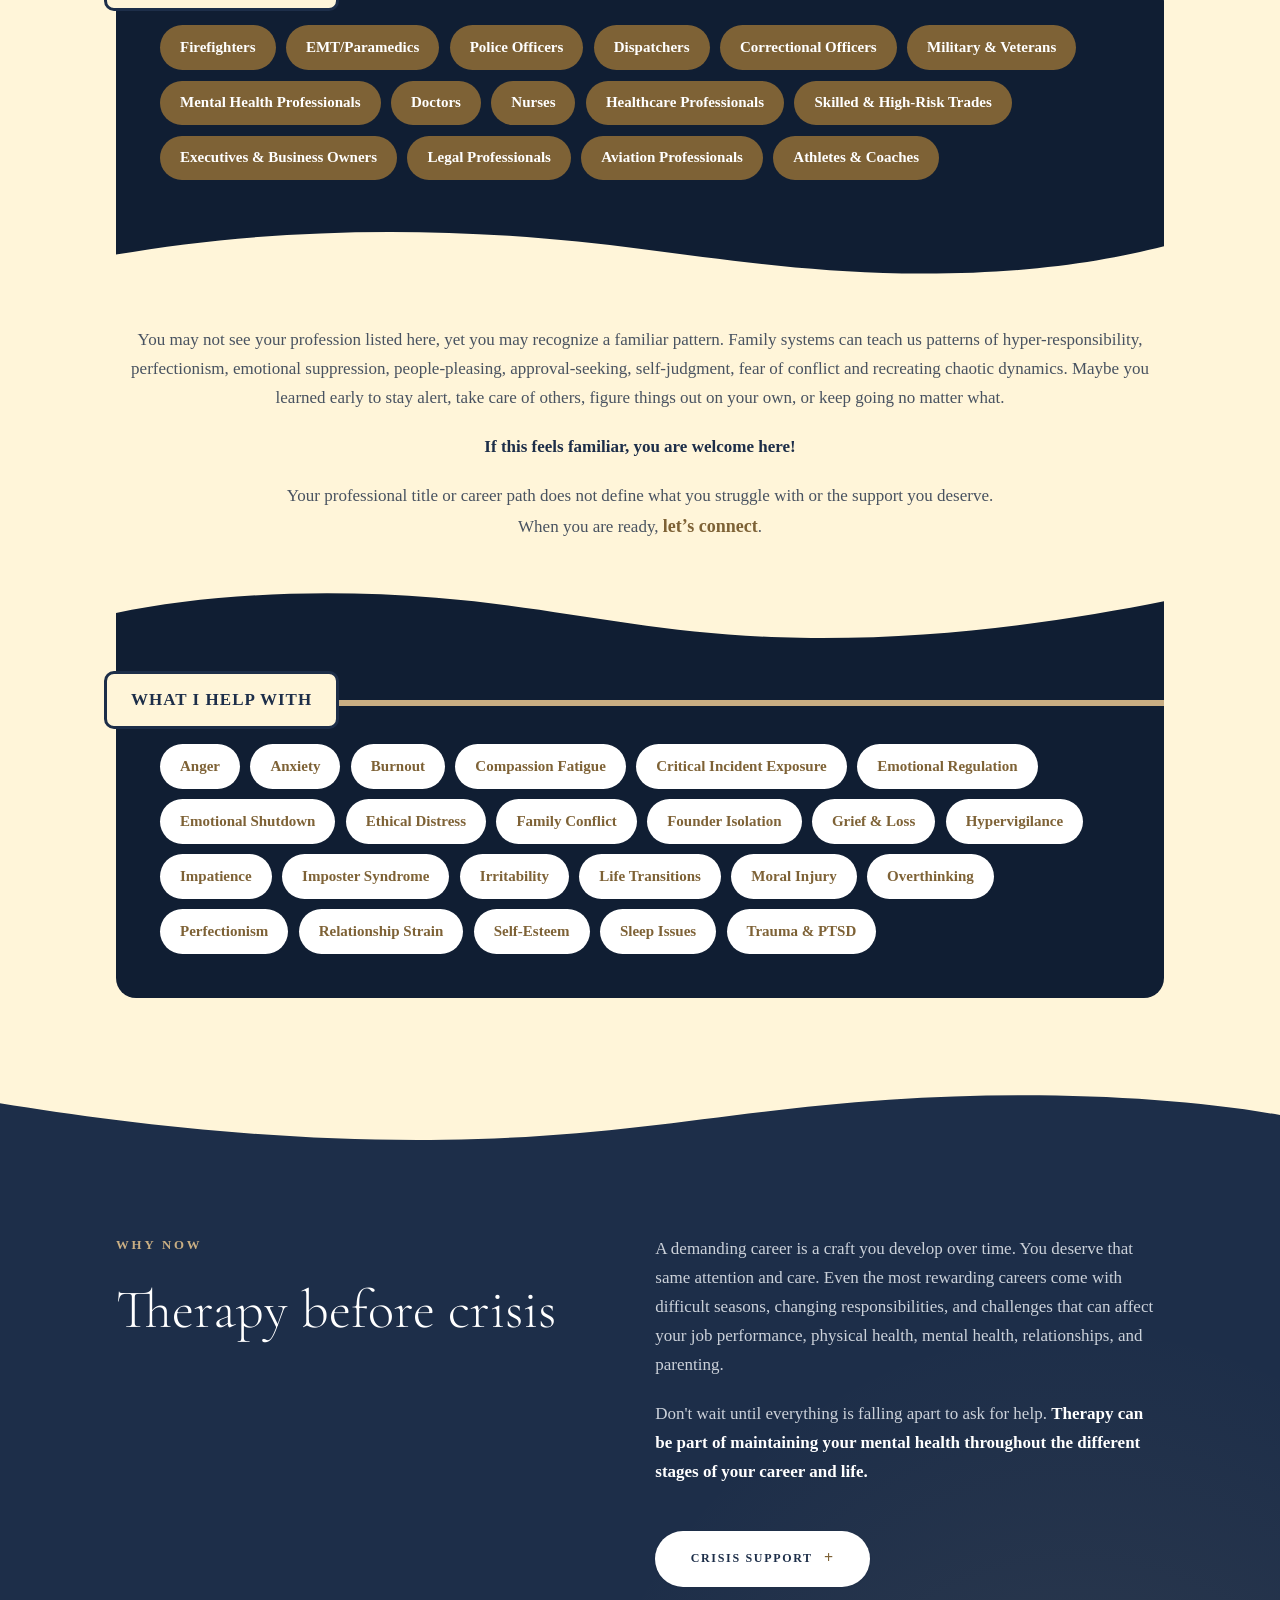
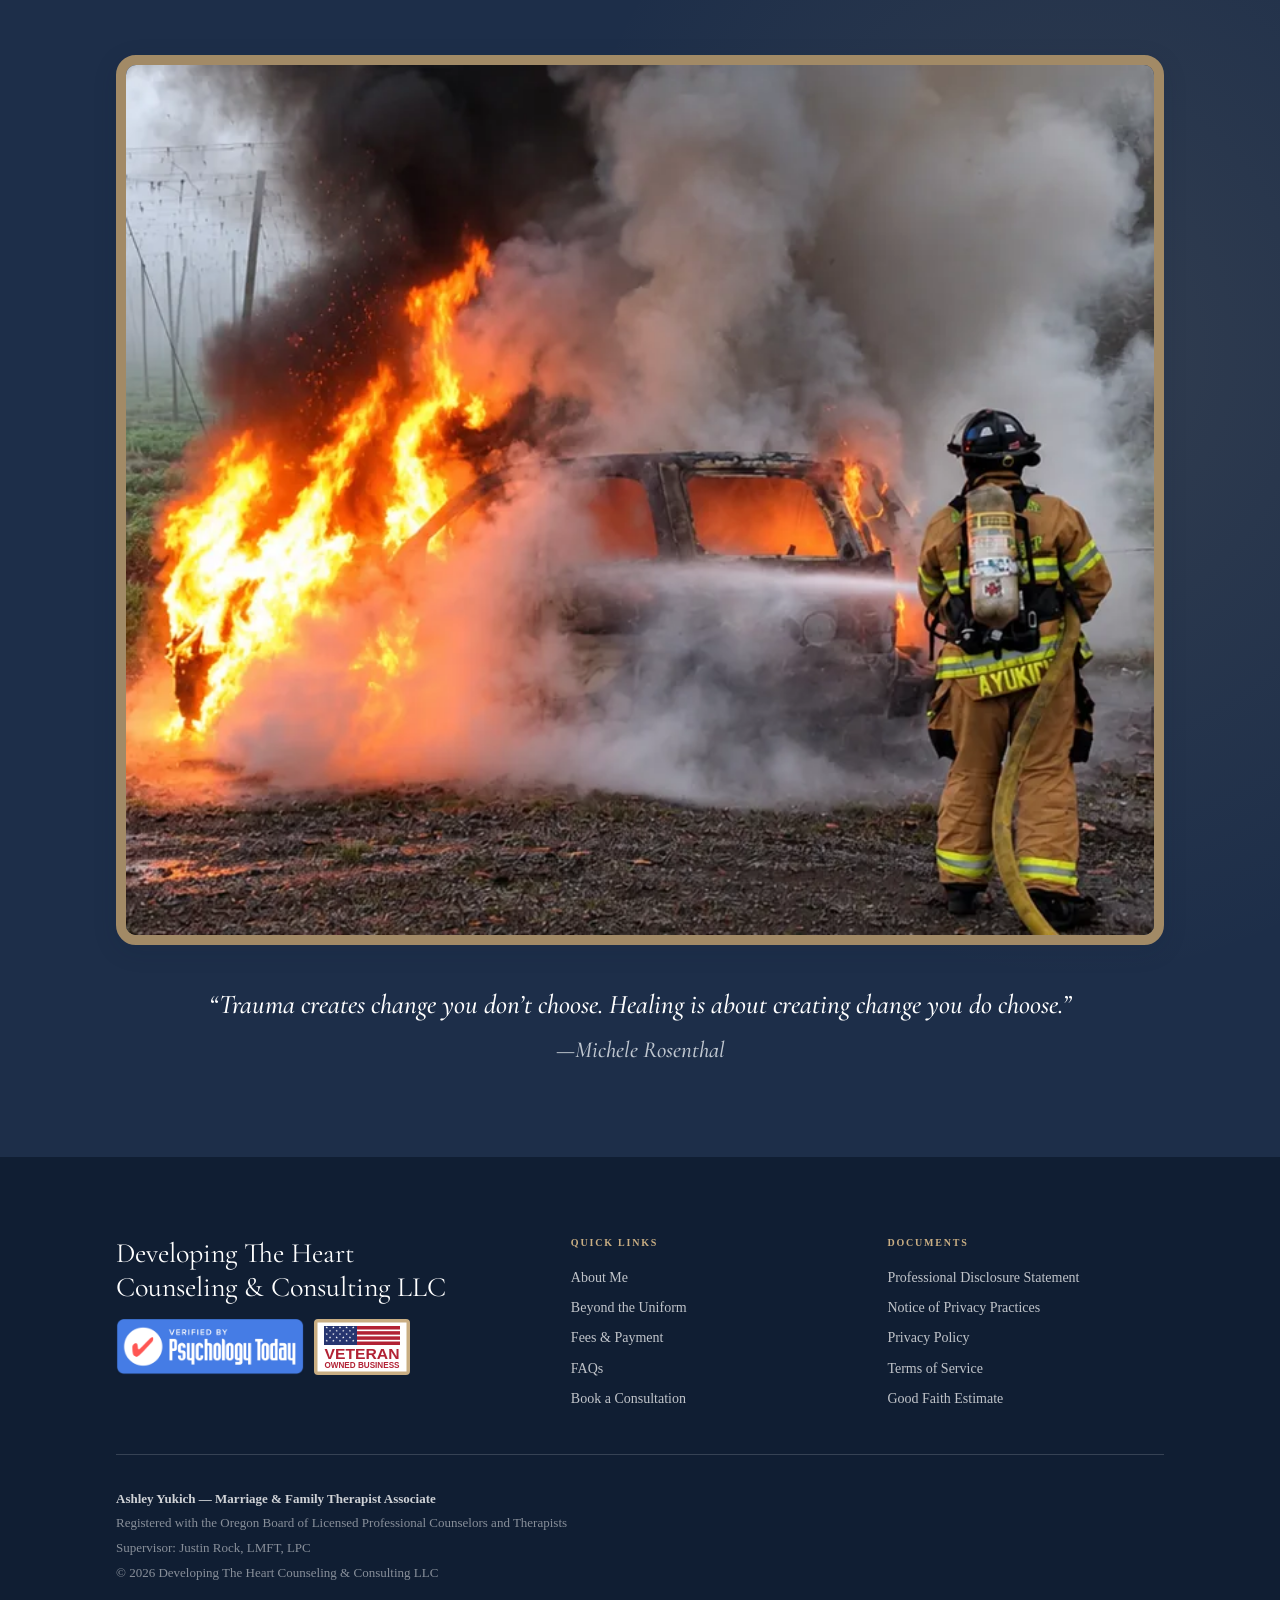
<file: site/beyond-the-uniform.html>
<!DOCTYPE html>
<html lang="en">
<head>
<meta charset="utf-8">
<meta name="viewport" content="width=device-width, initial-scale=1">
<title>Beyond the Uniform &mdash; Who I Work With | Developing The Heart</title>
<meta name="description" content="Therapy for first responders, healthcare and mental health professionals, military and veterans, and executive and business professionals — and the families who live alongside them. Telehealth throughout Oregon.">
<link rel="canonical" href="https://developingtheheart.com/beyond-the-uniform.html">
<meta property="og:type" content="website">
<meta property="og:site_name" content="Developing The Heart Counseling &amp; Consulting">
<meta property="og:title" content="Beyond the Uniform &mdash; Who I Work With | Developing The Heart">
<meta property="og:description" content="Therapy for high-performance professionals in demanding fields — and the families who live alongside them. Telehealth throughout Oregon.">
<meta property="og:url" content="https://developingtheheart.com/beyond-the-uniform.html">
<meta property="og:image" content="https://developingtheheart.com/img/og-image.png">
<meta name="twitter:card" content="summary_large_image">
<meta name="theme-color" content="#101E33">
<link rel="icon" href="img/favicon.svg" type="image/svg+xml">
<link rel="preconnect" href="https://fonts.googleapis.com">
<link rel="preconnect" href="https://fonts.gstatic.com" crossorigin>
<link href="https://fonts.googleapis.com/css2?family=Cormorant+Garamond:ital,wght@0,300;0,400;0,500;0,600;1,300;1,400&amp;family=Source+Sans+3:ital,wght@0,300;0,400;0,600;1,400&amp;family=Playfair+Display:ital,wght@1,900&amp;display=swap" rel="stylesheet">
<link rel="stylesheet" href="css/style.css">

</head>
<body>
<a class="skip" href="#main">Skip to content</a>
<header class="nav">
  <div class="wrap nav-in">
    <a class="brand" href="index.html"><b>Developing The Heart</b><small>Counseling &amp; Consulting LLC</small></a>
    <button class="nav-toggle" aria-expanded="false" aria-controls="menu">Menu</button>
    <nav class="nav-links" id="menu" aria-label="Main">
      <a href="about.html">About Me</a>
      <a href="beyond-the-uniform.html" aria-current="page">Beyond the Uniform</a>
      <a href="fees.html">Fees &amp; Payment</a>
      <a href="faq.html">FAQs</a>
      <a class="cta" href="contact.html">Book a Consultation</a>
    </nav>
  </div>
</header>
<main id="main">
<div class="hero hero--short">
  <div class="scrim" style="background:linear-gradient(100deg,rgba(9,20,36,.97),rgba(28,51,82,.92))"></div>
  <div class="hero-in wrap">
    <span class="eyebrow">Beyond the Uniform</span>
    <h1 class="h1--wide"><em>&ldquo;Burnout is not a badge of honor.&rdquo;</em> <span class="h1-sub h1-sub--tight">&mdash;Arianna Huffington</span></h1>
  </div>
  <div class="wave wave--over" style="--to:var(--linen)" aria-hidden="true"><svg viewBox="0 0 1440 100" preserveAspectRatio="none" xmlns="http://www.w3.org/2000/svg"><path d="M0,44 C180,6 360,0 540,24 C720,48 864,94 1050,90 C1240,86 1340,54 1440,26 L1440,100 L0,100 Z"/></svg></div>
</div>

<section class="band band--linen" id="lived-experience">
  <div class="wrap">
    <!-- One column rather than two: the copy runs the full content width, so it
         spans from the left edge of the first photo to the right edge of the
         third. The section heading is the eyebrow alone. -->
    <div class="rv">
      <span class="eyebrow">My lived experience</span>
    </div>
    <div class="le-cols">
      <div class="rv prose">
        <p>Before becoming a therapist, I worked as a professional firefighter/paramedic and served as a combat medic (68W) in the Oregon Army National Guard. I&rsquo;ve been through the competitive hiring processes, recruit academies, probationary periods, grueling shift schedules, injuries, and worked plenty of overtime. I have felt and experienced how the cumulative demands of the work can change the way we feel, sleep, connect with others, function in our relationships, and show up for ourselves. Eventually, this work shapes us and takes its toll. Sometimes the hardest thing to admit is that the career we worked so hard to enter can become even harder to carry. Loving it does not make us immune to its weight.</p>
        <p>Throughout my own healing journey, I learned that the parts of me I had been pushing aside were not going away. They were asking to be heard and witnessed. Letting someone really see me beyond the uniform meant giving them permission to sit with me in my exhaustion. A place I had spent years learning how to manage on my own.</p>
        <p>I know firsthand how much courage it can take to let someone in. When you have spent your life being strong, asking someone to be there for you can require a kind of courage that feels unfamiliar. I see you!</p>
        <div class="pull-lines rv">
          <p>My experience does <strong>not</strong> mean I have lived <strong>your</strong> story.</p>
          <p>I would be <strong>honored</strong> to get to know you and <strong>support</strong> you in your journey!</p>
        </div>
        <p style="margin-top:2.25rem">If you or your family are looking for a therapist who understands your world on a deeper level, I look forward to meeting you! When you are ready, <a class="cta-inline" href="contact.html">let&rsquo;s connect</a>.</p>
      </div>
      <figure class="le-portrait rv">
        <img src="img/ashley-turnout.webp" width="722" height="1667" loading="lazy" decoding="async"
             alt="Ashley in full turnout gear in the apparatus bay, holding her helmet.">
      </figure>
    </div>
  </div>
</section>
<div class="wave" style="--from:var(--sand);--to:var(--paper)" aria-hidden="true"><svg viewBox="0 0 1440 100" preserveAspectRatio="none" xmlns="http://www.w3.org/2000/svg"><path d="M0,52 C160,18 340,4 540,20 C740,36 880,80 1080,84 C1240,87 1350,66 1440,38 L1440,100 L0,100 Z"/></svg></div>

<section class="band band--paper band--paper-flat band--tight-top">
  <div class="wrap" style="position:relative">
    <span class="eyebrow panel-tag">Who I Work With</span>
    <div class="roles-panel rv">
      <ul class="roles">
        <li>Firefighters</li>
        <li>EMT/Paramedics</li>
        <li>Police Officers</li>
        <li>Dispatchers</li>
        <li>Correctional Officers</li>
        <li>Military &amp; Veterans</li>
        <li>Mental Health Professionals</li>
        <li>Doctors</li>
        <li>Nurses</li>
        <li>Healthcare Professionals</li>
        <li>Skilled &amp; High-Risk Trades</li>
        <li>Executives &amp; Business Owners</li>
        <li>Legal Professionals</li>
        <li>Aviation Professionals</li>
        <li>Athletes &amp; Coaches</li>
      </ul>
    </div>
    <div class="wave" style="--from:var(--navy-deep);--to:var(--paper)" aria-hidden="true"><svg viewBox="0 0 1440 100" preserveAspectRatio="none" xmlns="http://www.w3.org/2000/svg"><path d="M0,52 C160,18 340,4 540,20 C740,36 880,80 1080,84 C1240,87 1350,66 1440,38 L1440,100 L0,100 Z"/></svg></div>
  </div>

  <div class="wrap">
    <div class="rv prose" style="max-width:none;margin-top:clamp(2rem,4vw,2.75rem);text-align:center">
      <p>You may not see your profession listed here, yet you may recognize a familiar pattern. Family systems can teach us patterns of hyper-responsibility, perfectionism, emotional suppression, people-pleasing, approval-seeking, self-judgment, fear of conflict and recreating chaotic dynamics. Maybe you learned early to stay alert, take care of others, figure things out on your own, or keep going no matter what.</p>
      <p><strong style="color:var(--navy)">If this feels familiar, you are welcome here!</strong></p>
      <p>Your professional title or career path does not define what you struggle with or the support you deserve.<br>When you are ready, <a class="cta-inline" href="contact.html">let&rsquo;s connect</a>.</p>
    </div>
    <div class="wave" style="--from:var(--paper);--to:var(--navy-deep);margin-top:clamp(2rem,4vw,2.75rem)" aria-hidden="true"><svg viewBox="0 0 1440 100" preserveAspectRatio="none" xmlns="http://www.w3.org/2000/svg" style="transform:scaleX(-1)"><path d="M0,26 C130,58 310,92 500,88 C700,84 820,38 1000,20 C1160,4 1320,14 1440,46 L1440,100 L0,100 Z"/></svg></div>
    <div style="background:var(--navy-deep);height:clamp(2.5rem,5vw,3.5rem)" aria-hidden="true"></div>
  </div>

  <div class="wrap" style="position:relative">
    <span class="eyebrow panel-tag">What I Help With</span>
    <div class="issues-panel rv">
      <ul class="issues">
        <li>Anger</li>
        <li>Anxiety</li>
        <li>Burnout</li>
        <li>Compassion Fatigue</li>
        <li>Critical Incident Exposure</li>
        <li>Emotional Regulation</li>
        <li>Emotional Shutdown</li>
        <li>Ethical Distress</li>
        <li>Family Conflict</li>
        <li>Founder Isolation</li>
        <li>Grief &amp; Loss</li>
        <li>Hypervigilance</li>
        <li>Impatience</li>
        <li>Imposter Syndrome</li>
        <li>Irritability</li>
        <li>Life Transitions</li>
        <li>Moral Injury</li>
        <li>Overthinking</li>
        <li>Perfectionism</li>
        <li>Relationship Strain</li>
        <li>Self-Esteem</li>
        <li>Sleep Issues</li>
        <li>Trauma &amp; PTSD</li>
      </ul>
    </div>
  </div>
</section>
<div class="wave" style="--from:var(--paper);--to:var(--navy)" aria-hidden="true"><svg viewBox="0 0 1440 100" preserveAspectRatio="none" xmlns="http://www.w3.org/2000/svg"><path d="M0,26 C130,58 310,92 500,88 C700,84 820,38 1000,20 C1160,4 1320,14 1440,46 L1440,100 L0,100 Z"/></svg></div>

<section class="band band--navy">
  <div class="wrap two">
    <div class="rv">
      <span class="eyebrow">Why now</span>
      <h2 class="head">Therapy before crisis</h2>
    </div>
    <div class="rv prose">
      <p>A demanding career is a craft you develop over time. You deserve that same attention and care. Even the most rewarding careers come with difficult seasons, changing responsibilities, and challenges that can affect your job performance, physical health, mental health, relationships, and parenting.</p>
      <p>Don't wait until everything is falling apart to ask for help. <strong>Therapy can be part of maintaining your mental health throughout the different stages of your career and life.</strong></p>

      <details class="cs">
        <summary>Crisis support</summary>
        <div class="cs-panel">
          <p>If you are experiencing a mental health crisis or are in immediate danger, please use an appropriate crisis or emergency resource rather than wait for a scheduled therapy appointment.</p>
          <ul class="cs-lines">
            <li>
              <b>Suicide &amp; Crisis Lifeline</b> <span>Available 24/7</span>
              <a href="tel:988">Call or text 988</a>
            </li>
            <li>
              <b>Safe Call Now</b> <span>First responders &amp; their family &mdash; available 24/7</span>
              <a href="tel:+12064593020">Call (206) 459-3020</a>
            </li>
            <li>
              <b>COPLINE</b> <span>Law enforcement &amp; their family &mdash; available 24/7</span>
              <a href="tel:+18002675463">Call (800) 267-5463</a>
            </li>
            <li>
              <b>Military Helpline</b>
              <a href="tel:+18884574838">Call (888) 457-4838</a>
            </li>
            <li>
              <b>Alcohol &amp; Drug Hotline</b>
              <a href="tel:+18009234357">Call (800) 923-4357</a> <span>or text RecoveryNow to 839863</span>
            </li>
            <li>
              <b>Crisis Text Line</b> <span>Available 24/7</span>
              <span class="cs-do">Text OREGON to 741741</span>
            </li>
          </ul>
        </div>
      </details>
    </div>
  </div>

  <div class="wrap">
    <figure class="le-wide rv">
      <img src="img/Car%20Fire%20-%20Cropped_Rendered.webp" width="755" height="639" loading="lazy" decoding="async"
           alt="Ashley in turnout gear and SCBA, hose line in hand, working a fully involved car fire in a field.">
      <figcaption>
        <span class="quote-text">&ldquo;Trauma creates change you don&rsquo;t choose. Healing is about creating change you do choose.&rdquo;</span><br>
        <span class="quote-attr">&mdash;Michele Rosenthal</span>
      </figcaption>
    </figure>
  </div>
</section>
</main>
<footer class="foot">
  <div class="wrap">
    <div class="foot-top">
      <div>
        <p class="foot-brand">Developing The Heart<br>Counseling &amp; Consulting LLC</p>
        <div class="foot-badges">
          <a class="foot-badge foot-badge--img" href="https://www.psychologytoday.com/profile/1833487"
             target="_blank" rel="noopener">
            <img src="img/Psychology%20Today%20Website%20Badge.webp"
                 alt="Verified by Psychology Today" width="1744" height="520"
                 loading="lazy" decoding="async">
          </a>
          <!-- Not a link: this badge states a fact about the practice. Drawn as
               inline SVG rather than using img/Veteran Owned Badge.png so it stays
               sharp at any density, carries no download weight, and has no stray
               background around its edges on the navy footer. -->
          <span class="foot-badge foot-badge--seal">
            <svg class="seal" viewBox="0 0 192 112" focusable="false" role="img" aria-label="Veteran owned business">
              <defs><path id="vst" d="M0-1 .2245-.309.9511-.309.3633.118.5878.809 0 .382-.5878.809-.3633.118-.9511-.309-.2245-.309Z"/></defs>
              <rect width="192" height="112" rx="3" fill="#C9AE83"/>
              <rect x="7" y="7" width="178" height="98" fill="#fff"/>
              <rect x="86" y="14.00" width="86" height="7" fill="#B22234"/>
              <rect x="86" y="24.33" width="86" height="7" fill="#B22234"/>
              <rect x="86" y="34.66" width="86" height="7" fill="#B22234"/>
              <rect x="86" y="44.99" width="86" height="7" fill="#B22234"/>
              <rect x="20" y="14" width="66" height="38" fill="#26356F"/>
              <g fill="#fff">
                <use href="#vst" transform="translate(25.5 17.0) scale(2.6)"/>
                <use href="#vst" transform="translate(38.8 17.0) scale(2.6)"/>
                <use href="#vst" transform="translate(52.0 17.0) scale(2.6)"/>
                <use href="#vst" transform="translate(65.2 17.0) scale(2.6)"/>
                <use href="#vst" transform="translate(78.5 17.0) scale(2.6)"/>
                <use href="#vst" transform="translate(32.1 23.6) scale(2.6)"/>
                <use href="#vst" transform="translate(45.4 23.6) scale(2.6)"/>
                <use href="#vst" transform="translate(58.6 23.6) scale(2.6)"/>
                <use href="#vst" transform="translate(71.9 23.6) scale(2.6)"/>
                <use href="#vst" transform="translate(25.5 30.2) scale(2.6)"/>
                <use href="#vst" transform="translate(38.8 30.2) scale(2.6)"/>
                <use href="#vst" transform="translate(52.0 30.2) scale(2.6)"/>
                <use href="#vst" transform="translate(65.2 30.2) scale(2.6)"/>
                <use href="#vst" transform="translate(78.5 30.2) scale(2.6)"/>
                <use href="#vst" transform="translate(32.1 36.8) scale(2.6)"/>
                <use href="#vst" transform="translate(45.4 36.8) scale(2.6)"/>
                <use href="#vst" transform="translate(58.6 36.8) scale(2.6)"/>
                <use href="#vst" transform="translate(71.9 36.8) scale(2.6)"/>
                <use href="#vst" transform="translate(25.5 43.4) scale(2.6)"/>
                <use href="#vst" transform="translate(38.8 43.4) scale(2.6)"/>
                <use href="#vst" transform="translate(52.0 43.4) scale(2.6)"/>
                <use href="#vst" transform="translate(65.2 43.4) scale(2.6)"/>
                <use href="#vst" transform="translate(78.5 43.4) scale(2.6)"/>
              </g>
              <text x="96" y="79" text-anchor="middle" textLength="150" lengthAdjust="spacingAndGlyphs"
                    font-family="'Arial Narrow',Impact,'Helvetica Neue',Arial,sans-serif"
                    font-weight="800" font-size="30" fill="#B22234">VETERAN</text>
              <text x="96" y="98" text-anchor="middle" textLength="150" lengthAdjust="spacingAndGlyphs"
                    font-family="'Arial Narrow',Impact,'Helvetica Neue',Arial,sans-serif"
                    font-weight="800" font-size="17" fill="#B22234">OWNED BUSINESS</text>
            </svg>
          </span>
        </div>
      </div>
      <div>
        <h4>Quick Links</h4>
        <a href="about.html">About Me</a>
        <a href="beyond-the-uniform.html" aria-current="page">Beyond the Uniform</a>
        <a href="fees.html">Fees &amp; Payment</a>
        <a href="faq.html">FAQs</a>
        <a href="contact.html">Book a Consultation</a>
      </div>
      <div>
        <h4>Documents</h4>
        <a href="professional-disclosure-statement.html">Professional Disclosure Statement</a>
        <a href="notice-of-privacy-practices.html">Notice of Privacy Practices</a>
        <a href="privacy-policy.html">Privacy Policy</a>
        <a href="terms-of-service.html">Terms of Service</a>
        <a href="good-faith-estimate.html">Good Faith Estimate</a>
      </div>
    </div>
    <div class="foot-legal">
      <b>Ashley Yukich &mdash; Marriage &amp; Family Therapist Associate</b><br>
      Registered with the Oregon Board of Licensed Professional Counselors and Therapists<br>
      Supervisor: Justin Rock, LMFT, LPC<br>
      &copy; 2026 Developing The Heart Counseling &amp; Consulting LLC
    </div>

  </div>
</footer>
<script src="js/main.js" defer></script>
</body>
</html>
</file>
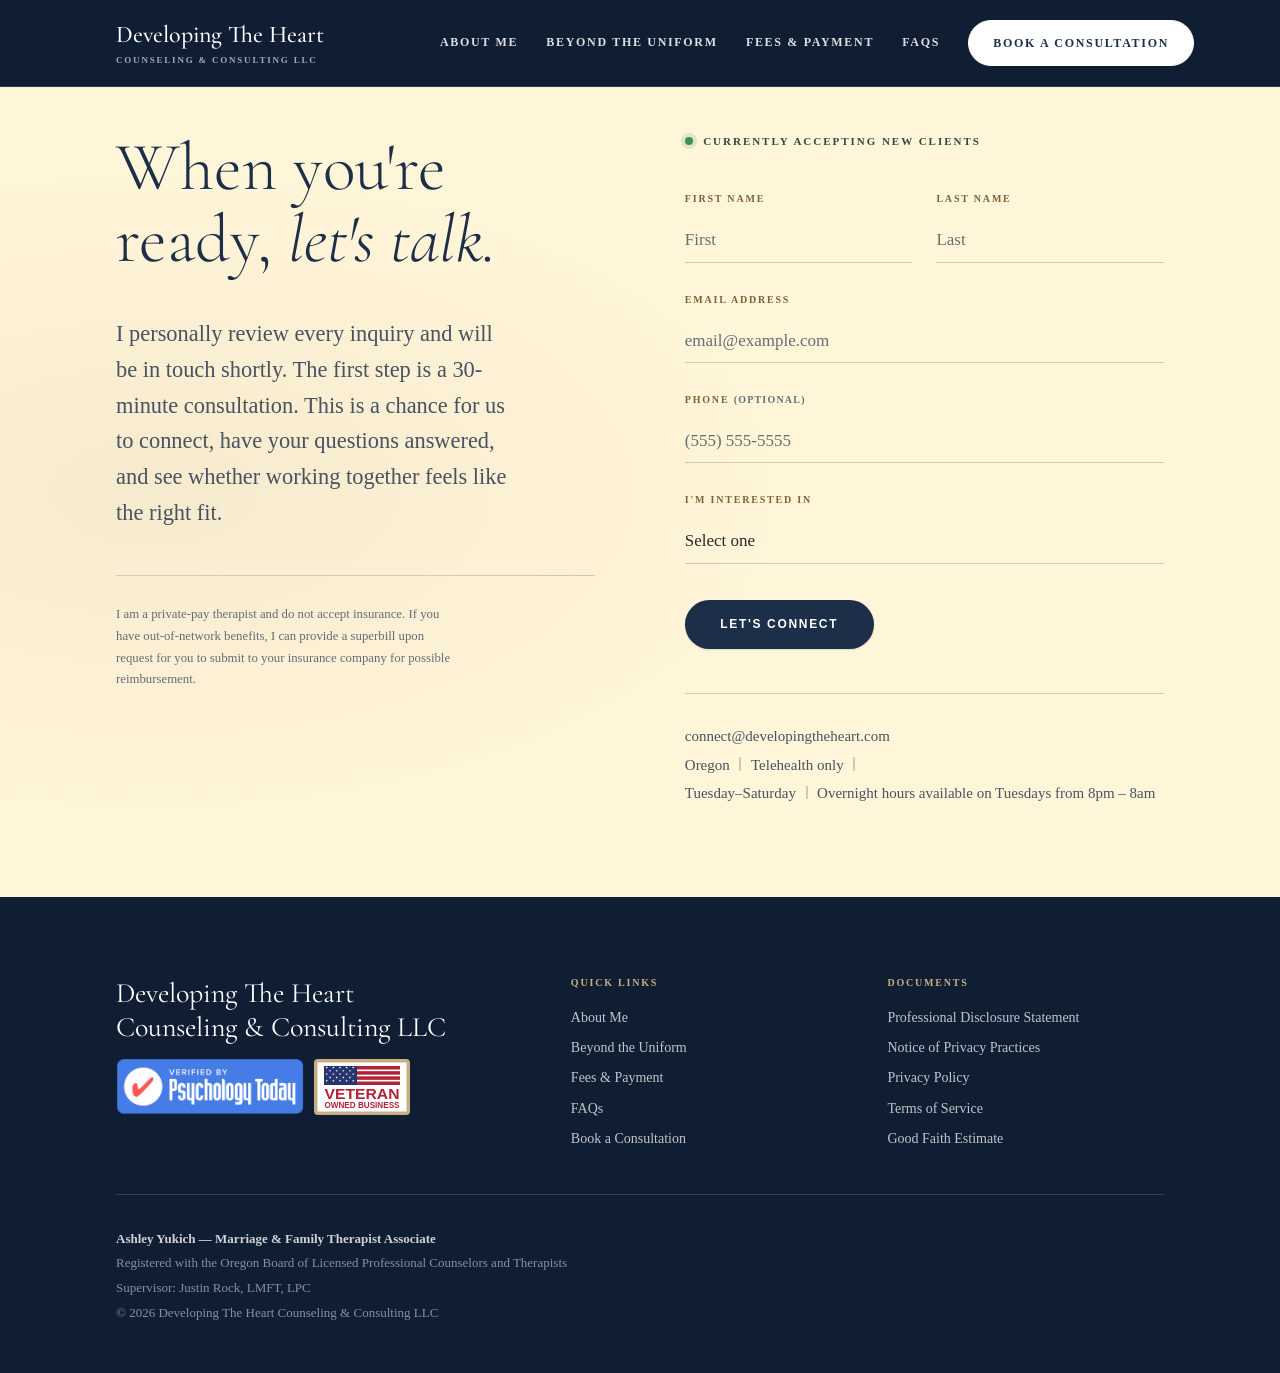
<file: site/contact.html>
<!DOCTYPE html>
<html lang="en">
<head>
<meta charset="utf-8">
<meta name="viewport" content="width=device-width, initial-scale=1">
<title>Book a Consultation | Developing The Heart Counseling</title>
<meta name="description" content="Book a free 30-minute consultation. Telehealth therapy for first responders, veterans, and their families throughout Oregon. Currently accepting new clients.">
<link rel="canonical" href="https://developingtheheart.com/contact.html">
<meta property="og:type" content="website">
<meta property="og:site_name" content="Developing The Heart Counseling &amp; Consulting">
<meta property="og:title" content="Book a Consultation | Developing The Heart Counseling">
<meta property="og:description" content="Book a free 30-minute consultation. Telehealth therapy for first responders, veterans, and their families throughout Oregon. Currently accepting new clients.">
<meta property="og:url" content="https://developingtheheart.com/contact.html">
<meta property="og:image" content="https://developingtheheart.com/img/og-image.png">
<meta name="twitter:card" content="summary_large_image">
<meta name="theme-color" content="#101E33">
<link rel="icon" href="img/favicon.svg" type="image/svg+xml">
<link rel="preconnect" href="https://fonts.googleapis.com">
<link rel="preconnect" href="https://fonts.gstatic.com" crossorigin>
<link href="https://fonts.googleapis.com/css2?family=Cormorant+Garamond:ital,wght@0,300;0,400;0,500;0,600;1,300;1,400&amp;display=swap" rel="stylesheet">
<link rel="stylesheet" href="css/style.css">

</head>
<body>
<a class="skip" href="#main">Skip to content</a>
<header class="nav">
  <div class="wrap nav-in">
    <a class="brand" href="index.html"><b>Developing The Heart</b><small>Counseling &amp; Consulting LLC</small></a>
    <button class="nav-toggle" aria-expanded="false" aria-controls="menu">Menu</button>
    <nav class="nav-links" id="menu" aria-label="Main">
      <a href="about.html">About Me</a>
      <a href="beyond-the-uniform.html">Beyond the Uniform</a>
      <a href="fees.html">Fees &amp; Payment</a>
      <a href="faq.html">FAQs</a>
      <a class="cta" href="contact.html" aria-current="page">Book a Consultation</a>
    </nav>
  </div>
</header>
<main id="main">

<section class="band band--paper consult">
  <div class="wrap">

    <div class="rv">
      <h1>When you're ready, <em>let's talk.</em></h1>
      <p class="consult-lede">I personally review every inquiry and will be in touch shortly. The first step is a 30-minute consultation. This is a chance for us to connect, have your questions answered, and see whether working together feels like the right fit.</p>
      <hr class="consult-rule cform-desktop-only">
      <p class="consult-fine cform-desktop-only">I am a private-pay therapist and do not accept insurance. If you have out-of-network benefits, I can provide a superbill upon request for you to submit to your insurance company for possible reimbursement.</p>
    </div>

    <div class="rv">
      <p class="avail">Currently accepting new clients</p>

      <form class="cform" id="consult-form">
        <div class="frow">
          <div class="field">
            <label for="first">First name</label>
            <input id="first" name="firstName" type="text" autocomplete="given-name" placeholder="First" maxlength="80" required>
          </div>
          <div class="field">
            <label for="last">Last name</label>
            <input id="last" name="lastName" type="text" autocomplete="family-name" placeholder="Last" maxlength="80" required>
          </div>
        </div>
        <div class="field">
          <label for="email">Email address</label>
          <input id="email" name="email" type="email" autocomplete="email" placeholder="email@example.com" maxlength="254" required>
        </div>
        <div class="field">
          <label for="phone">Phone <span class="opt">(optional)</span></label>
          <input id="phone" name="phone" type="tel" autocomplete="tel" placeholder="(555) 555-5555" maxlength="40">
        </div>
        <div class="field">
          <label for="interest">I'm interested in</label>
          <select id="interest" name="interest" required>
            <option value="" disabled selected>Select one</option>
            <option value="Individual therapy">Individual Therapy</option>
            <option value="Couples therapy">Couples Therapy</option>
            <option value="Family therapy">Family Therapy</option>
          </select>
        </div>

        <!-- Honeypot. Hidden from people, irresistible to bots. Do not remove.

             The field name matters. It was `company` originally, which Chrome
             cheerfully autofilled from the visitor's saved address profile —
             flagging real people as bots and silently dropping their inquiries.
             `dth-ref-2` matches no autofill heuristic in any browser. If you
             ever rename it, pick something equally meaningless, and never a
             real-world field name like company / address / organisation. -->
        <div class="hp" aria-hidden="true">
          <label for="dth-ref-2">Leave this field empty</label>
          <input id="dth-ref-2" name="dthRef2" type="text" tabindex="-1"
                 autocomplete="off" aria-hidden="true">
        </div>

        <button class="btn btn-navy" id="consult-submit" type="submit">Let's connect</button>

        <p class="cform-error" id="consult-error" role="alert" hidden></p>
      </form>

      <div class="cform-done" id="consult-done" role="status" tabindex="-1" hidden>
        <div class="cform-done-box">
          <span class="cform-done-mark" aria-hidden="true">
            <!-- Traces img/Check Mark.png: an open ring with the tick's tail sweeping
                 up through the gap. Ring in the site navy, tick in the green used by
                 the "currently accepting new clients" dot. -->
            <svg viewBox="0 0 48 48" focusable="false">
              <path d="M42.6 20.1A19 19 0 1 1 29.9 5.9" fill="none" stroke="#1D2E49"
                    stroke-width="4.4" stroke-linecap="round"/>
              <path d="M13.5 24.8 22 34.2 40.5 7.4" fill="none" stroke="#3F8F5E"
                    stroke-width="5.2" stroke-linecap="round" stroke-linejoin="round"/>
            </svg>
          </span>
          <h2>Thanks for reaching out!</h2>
          <p>I have received your inquiry and will get back to you shortly.</p>
          <p>If you are experiencing an emergency or need immediate support &mdash; please call 911 or 988,<br>or visit your nearest emergency department.</p>
        </div>
      </div>

      <div class="cform-foot">
        connect@<wbr>developingtheheart.com<br>
        Oregon<span class="sep"></span>Telehealth only<span class="sep cform-mobile-only"></span><br class="cform-desktop-only">Tuesday&ndash;Saturday<span class="sep cform-desktop-only"></span><br class="cform-mobile-only"><span class="cform-hours">Overnight hours available on Tuesdays from 8pm &ndash; 8am</span>
      </div>

      <hr class="consult-rule cform-mobile-only cform-foot-rule">
      <p class="consult-fine cform-mobile-only">I am a private-pay therapist and do not accept insurance. If you have out-of-network benefits, I can provide a superbill upon request for you to submit to your insurance company for possible reimbursement.</p>
    </div>

  </div>
</section>

</main>
<footer class="foot">
  <div class="wrap">
    <div class="foot-top">
      <div>
        <p class="foot-brand">Developing The Heart<br>Counseling &amp; Consulting LLC</p>
        <div class="foot-badges">
          <a class="foot-badge foot-badge--img" href="https://www.psychologytoday.com/profile/1833487"
             target="_blank" rel="noopener">
            <img src="img/Psychology%20Today%20Website%20Badge.webp"
                 alt="Verified by Psychology Today" width="1744" height="520"
                 loading="lazy" decoding="async">
          </a>
          <!-- Not a link: this badge states a fact about the practice. Drawn as
               inline SVG rather than using img/Veteran Owned Badge.png so it stays
               sharp at any density, carries no download weight, and has no stray
               background around its edges on the navy footer. -->
          <span class="foot-badge foot-badge--seal">
            <svg class="seal" viewBox="0 0 192 112" focusable="false" role="img" aria-label="Veteran owned business">
              <defs><path id="vst" d="M0-1 .2245-.309.9511-.309.3633.118.5878.809 0 .382-.5878.809-.3633.118-.9511-.309-.2245-.309Z"/></defs>
              <rect width="192" height="112" rx="3" fill="#C9AE83"/>
              <rect x="7" y="7" width="178" height="98" fill="#fff"/>
              <rect x="86" y="14.00" width="86" height="7" fill="#B22234"/>
              <rect x="86" y="24.33" width="86" height="7" fill="#B22234"/>
              <rect x="86" y="34.66" width="86" height="7" fill="#B22234"/>
              <rect x="86" y="44.99" width="86" height="7" fill="#B22234"/>
              <rect x="20" y="14" width="66" height="38" fill="#26356F"/>
              <g fill="#fff">
                <use href="#vst" transform="translate(25.5 17.0) scale(2.6)"/>
                <use href="#vst" transform="translate(38.8 17.0) scale(2.6)"/>
                <use href="#vst" transform="translate(52.0 17.0) scale(2.6)"/>
                <use href="#vst" transform="translate(65.2 17.0) scale(2.6)"/>
                <use href="#vst" transform="translate(78.5 17.0) scale(2.6)"/>
                <use href="#vst" transform="translate(32.1 23.6) scale(2.6)"/>
                <use href="#vst" transform="translate(45.4 23.6) scale(2.6)"/>
                <use href="#vst" transform="translate(58.6 23.6) scale(2.6)"/>
                <use href="#vst" transform="translate(71.9 23.6) scale(2.6)"/>
                <use href="#vst" transform="translate(25.5 30.2) scale(2.6)"/>
                <use href="#vst" transform="translate(38.8 30.2) scale(2.6)"/>
                <use href="#vst" transform="translate(52.0 30.2) scale(2.6)"/>
                <use href="#vst" transform="translate(65.2 30.2) scale(2.6)"/>
                <use href="#vst" transform="translate(78.5 30.2) scale(2.6)"/>
                <use href="#vst" transform="translate(32.1 36.8) scale(2.6)"/>
                <use href="#vst" transform="translate(45.4 36.8) scale(2.6)"/>
                <use href="#vst" transform="translate(58.6 36.8) scale(2.6)"/>
                <use href="#vst" transform="translate(71.9 36.8) scale(2.6)"/>
                <use href="#vst" transform="translate(25.5 43.4) scale(2.6)"/>
                <use href="#vst" transform="translate(38.8 43.4) scale(2.6)"/>
                <use href="#vst" transform="translate(52.0 43.4) scale(2.6)"/>
                <use href="#vst" transform="translate(65.2 43.4) scale(2.6)"/>
                <use href="#vst" transform="translate(78.5 43.4) scale(2.6)"/>
              </g>
              <text x="96" y="79" text-anchor="middle" textLength="150" lengthAdjust="spacingAndGlyphs"
                    font-family="'Arial Narrow',Impact,'Helvetica Neue',Arial,sans-serif"
                    font-weight="800" font-size="30" fill="#B22234">VETERAN</text>
              <text x="96" y="98" text-anchor="middle" textLength="150" lengthAdjust="spacingAndGlyphs"
                    font-family="'Arial Narrow',Impact,'Helvetica Neue',Arial,sans-serif"
                    font-weight="800" font-size="17" fill="#B22234">OWNED BUSINESS</text>
            </svg>
          </span>
        </div>
      </div>
      <div>
        <h4>Quick Links</h4>
        <a href="about.html">About Me</a>
        <a href="beyond-the-uniform.html">Beyond the Uniform</a>
        <a href="fees.html">Fees &amp; Payment</a>
        <a href="faq.html">FAQs</a>
        <a href="contact.html" aria-current="page">Book a Consultation</a>
      </div>
      <div>
        <h4>Documents</h4>
        <a href="professional-disclosure-statement.html">Professional Disclosure Statement</a>
        <a href="notice-of-privacy-practices.html">Notice of Privacy Practices</a>
        <a href="privacy-policy.html">Privacy Policy</a>
        <a href="terms-of-service.html">Terms of Service</a>
        <a href="good-faith-estimate.html">Good Faith Estimate</a>
      </div>
    </div>
    <div class="foot-legal">
      <b>Ashley Yukich &mdash; Marriage &amp; Family Therapist Associate</b><br>
      Registered with the Oregon Board of Licensed Professional Counselors and Therapists<br>
      Supervisor: Justin Rock, LMFT, LPC<br>
      &copy; 2026 Developing The Heart Counseling &amp; Consulting LLC
    </div>

  </div>
</footer>
<script src="js/main.js" defer></script>
</body>
</html>
</file>
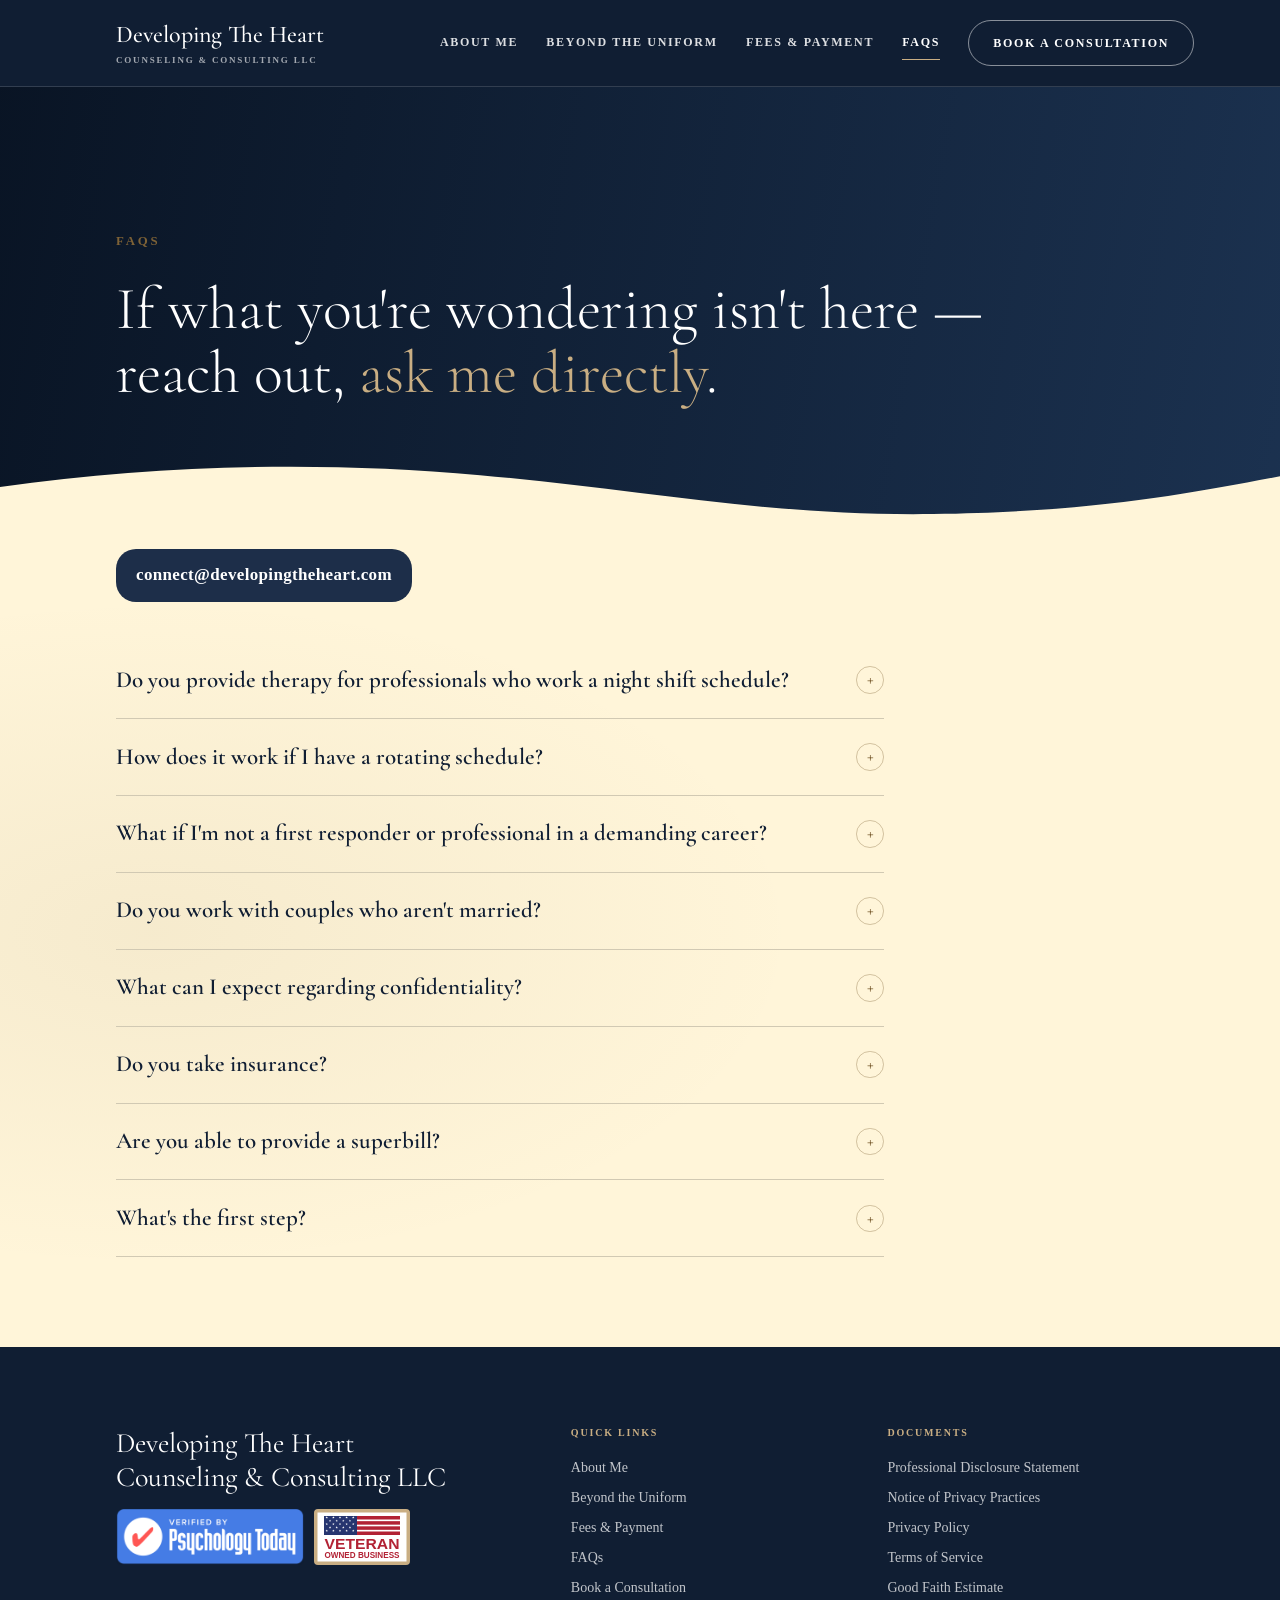
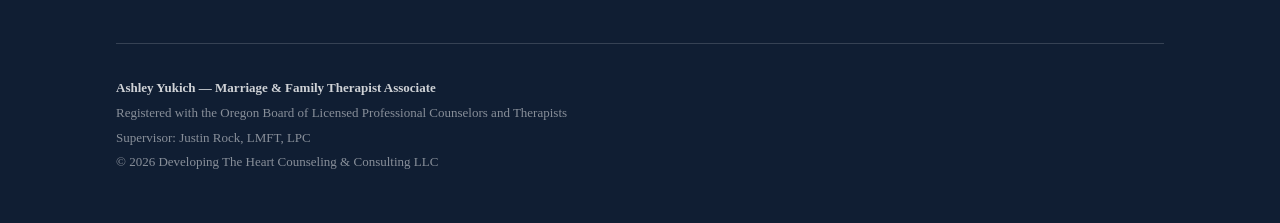
<file: site/faq.html>
<!DOCTYPE html>
<html lang="en">
<head>
<meta charset="utf-8">
<meta name="viewport" content="width=device-width, initial-scale=1">
<title>Frequently Asked Questions | Developing The Heart Counseling</title>
<meta name="description" content="Answers to common questions about starting therapy, sessions, scheduling, fees, and confidentiality.">
<link rel="canonical" href="https://developingtheheart.com/faq.html">
<meta property="og:type" content="website">
<meta property="og:site_name" content="Developing The Heart Counseling &amp; Consulting">
<meta property="og:title" content="Frequently Asked Questions | Developing The Heart Counseling">
<meta property="og:description" content="Answers to common questions about starting therapy, sessions, scheduling, fees, and confidentiality.">
<meta property="og:url" content="https://developingtheheart.com/faq.html">
<meta property="og:image" content="https://developingtheheart.com/img/og-image.png">
<meta name="twitter:card" content="summary_large_image">
<meta name="theme-color" content="#101E33">
<link rel="icon" href="img/favicon.svg" type="image/svg+xml">
<link rel="preconnect" href="https://fonts.googleapis.com">
<link rel="preconnect" href="https://fonts.gstatic.com" crossorigin>
<link href="https://fonts.googleapis.com/css2?family=Cormorant+Garamond:ital,wght@0,300;0,400;0,500;0,600;1,300;1,400&amp;display=swap" rel="stylesheet">
<link rel="stylesheet" href="css/style.css">

</head>
<body>
<a class="skip" href="#main">Skip to content</a>
<header class="nav">
  <div class="wrap nav-in">
    <a class="brand" href="index.html"><b>Developing The Heart</b><small>Counseling &amp; Consulting LLC</small></a>
    <button class="nav-toggle" aria-expanded="false" aria-controls="menu">Menu</button>
    <nav class="nav-links" id="menu" aria-label="Main">
      <a href="about.html">About Me</a>
      <a href="beyond-the-uniform.html">Beyond the Uniform</a>
      <a href="fees.html">Fees &amp; Payment</a>
      <a href="faq.html" aria-current="page">FAQs</a>
      <a class="cta" href="contact.html">Book a Consultation</a>
    </nav>
  </div>
</header>
<main id="main">
<div class="hero hero--short">
  <div class="scrim" style="background:linear-gradient(100deg,rgba(9,20,36,.97),rgba(28,51,82,.92))"></div>
  <div class="hero-in wrap">
    <span class="eyebrow">FAQs</span>
    <h1 class="h1--wide">If what you're wondering isn't here &mdash; <br class="faq-h1-br-desktop">reach out, <br class="faq-h1-br"><span class="hero-hover">ask me directly</span>.</h1>
  </div>
  <div class="wave wave--over" style="--to:var(--paper)" aria-hidden="true"><svg viewBox="0 0 1440 100" preserveAspectRatio="none" xmlns="http://www.w3.org/2000/svg"><path d="M0,44 C180,6 360,0 540,24 C720,48 864,94 1050,90 C1240,86 1340,54 1440,26 L1440,100 L0,100 Z"/></svg></div>
</div>

<section class="band band--paper band--tighter-top">
  <div class="wrap">
    <p class="rv" style="margin:0 0 2.25rem">
      <span class="faq-email">connect@<wbr>developingtheheart.com</span>
    </p>

    <!-- ------------------------------------------------------------------
         DRAFT ANSWERS. The questions are Ashley's; the answers below are
         drafted from what the rest of the site already says (fees, telehealth,
         contact, privacy) so nothing here contradicts another page. They still
         need rewriting in her own voice before launch.

         To add a question, copy one whole <details> block and edit the
         <summary> (the question) and the paragraphs beneath it (the answer).
         ------------------------------------------------------------------ -->
    <div class="rv faq-list">

      <details class="cs">
        <summary>Do you provide therapy for professionals who work a night shift schedule?</summary>
        <div class="cs-panel">
          <p>Yes! I offer availability throughout the night on Tuesdays, from 8:00 p.m. to 8:00 a.m. This is designed with the reality of shift work in mind and is an uncommon option for therapy. So if you've been looking for it, you finally found it!</p>
          <p>As long as you can join from a confidential, private space and are off the clock, we can make it work.</p>
        </div>
      </details>

      <details class="cs">
        <summary>How does it work if I have a rotating schedule?</summary>
        <div class="cs-panel">
          <p>I work around you, not against you. A rotating schedule can make ordinary routines difficult, but it shouldn't rule out therapy. I don't expect the same appointment time every week from someone whose schedule doesn't work that way.</p>
          <p>We can have an ongoing conversation about your schedule, being held over, trades, overtime and everything else that comes with shift work. This is about building something around you rather than asking you to fit a template!</p>
        </div>
      </details>

      <details class="cs">
        <summary>What if I'm not a first responder or professional in a demanding career?</summary>
        <div class="cs-panel">
          <p>Welcome, I'm glad you're here!</p>
          <p>If you've landed on my website, I believe there's something speaking to you. Trust your gut and <a class="a-plain" href="contact.html">book a consultation</a>.</p>
          <p>If your work takes a lot out of you, affects your relationships, or leaves you wondering what needs to change, let's connect.</p>
          <p>I also work with the people who live life alongside a professional: spouses, partners, friends, adult children, and family members. Your experience matters, too!</p>
        </div>
      </details>

      <details class="cs">
        <summary>Do you work with couples who aren't married?</summary>
        <div class="cs-panel">
          <p>Yes! Marriage is not a requirement.</p>
          <p>I work with couples who are dating, engaged, partnered, living together, or long distance. What matters is that you're both invested in the relationship and willing to take an honest look at what's happening.</p>
        </div>
      </details>

      <details class="cs">
        <summary>What can I expect regarding confidentiality?</summary>
        <div class="cs-panel">
          <p>Confidentiality is a cornerstone of our work together. I protect your information and never share it without your permission, unless permitted or required by law. During our first session, we&rsquo;ll review the informed consent agreement together and discuss the legal limits to confidentiality, including mandated abuse reporting and serious safety threats, as well as how confidentiality is maintained during my clinical supervision.</p>
          <p>If privacy or career-related concerns are making you hesitate, you&rsquo;re welcome to bring those questions to our consultation.</p>
        </div>
      </details>

      <details class="cs">
        <summary>Do you take insurance?</summary>
        <div class="cs-panel">
          <p>No, and it is an intentional choice. Health insurance is usually tied to your employer, so using it means certain information about your care has to be shared in order for billing to occur.</p>
          <p>I operate a private-pay practice, keeping your care completely separate from your employer for maximum privacy. Especially if you work in the military, public service, healthcare, aviation, or another demanding career.</p>
          <p>My current rates are listed openly on the <a class="a-plain" href="fees.html">Fees &amp; Payment</a> page &mdash; you'll always know what a session costs before you book.</p>
        </div>
      </details>

      <details class="cs">
        <summary>Are you able to provide a superbill?</summary>
        <div class="cs-panel">
          <p>Yes, upon request. I can provide a superbill for you to submit directly to your insurance company if you have out-of-network benefits.</p>
          <p>I can't guarantee whether your insurance company will reimburse you, as coverage varies from plan to plan. Therefore, I recommend contacting your insurance company directly to ask about your out-of-network mental health benefits.</p>
        </div>
      </details>

      <details class="cs">
        <summary>What's the first step?</summary>
        <div class="cs-panel">
          <p><a class="a-plain" href="contact.html">Book a complimentary 30-minute consultation</a> to connect! You'll receive a link to my Google Calendar, where you can choose a time that works best for you. Our conversation will take place via secure video through Google Meet. You'll have the opportunity to ask questions, share more about why you're seeking therapy, and decide whether I feel like the right fit for you before committing to anything.</p>
        </div>
      </details>

    </div>
  </div>
</section>

</main>
<footer class="foot">
  <div class="wrap">
    <div class="foot-top">
      <div>
        <p class="foot-brand">Developing The Heart<br>Counseling &amp; Consulting LLC</p>
        <div class="foot-badges">
          <a class="foot-badge foot-badge--img" href="https://www.psychologytoday.com/profile/1833487"
             target="_blank" rel="noopener">
            <img src="img/Psychology%20Today%20Website%20Badge.webp"
                 alt="Verified by Psychology Today" width="1744" height="520"
                 loading="lazy" decoding="async">
          </a>
          <!-- Not a link: this badge states a fact about the practice. Drawn as
               inline SVG rather than using img/Veteran Owned Badge.png so it stays
               sharp at any density, carries no download weight, and has no stray
               background around its edges on the navy footer. -->
          <span class="foot-badge foot-badge--seal">
            <svg class="seal" viewBox="0 0 192 112" focusable="false" role="img" aria-label="Veteran owned business">
              <defs><path id="vst" d="M0-1 .2245-.309.9511-.309.3633.118.5878.809 0 .382-.5878.809-.3633.118-.9511-.309-.2245-.309Z"/></defs>
              <rect width="192" height="112" rx="3" fill="#C9AE83"/>
              <rect x="7" y="7" width="178" height="98" fill="#fff"/>
              <rect x="86" y="14.00" width="86" height="7" fill="#B22234"/>
              <rect x="86" y="24.33" width="86" height="7" fill="#B22234"/>
              <rect x="86" y="34.66" width="86" height="7" fill="#B22234"/>
              <rect x="86" y="44.99" width="86" height="7" fill="#B22234"/>
              <rect x="20" y="14" width="66" height="38" fill="#26356F"/>
              <g fill="#fff">
                <use href="#vst" transform="translate(25.5 17.0) scale(2.6)"/>
                <use href="#vst" transform="translate(38.8 17.0) scale(2.6)"/>
                <use href="#vst" transform="translate(52.0 17.0) scale(2.6)"/>
                <use href="#vst" transform="translate(65.2 17.0) scale(2.6)"/>
                <use href="#vst" transform="translate(78.5 17.0) scale(2.6)"/>
                <use href="#vst" transform="translate(32.1 23.6) scale(2.6)"/>
                <use href="#vst" transform="translate(45.4 23.6) scale(2.6)"/>
                <use href="#vst" transform="translate(58.6 23.6) scale(2.6)"/>
                <use href="#vst" transform="translate(71.9 23.6) scale(2.6)"/>
                <use href="#vst" transform="translate(25.5 30.2) scale(2.6)"/>
                <use href="#vst" transform="translate(38.8 30.2) scale(2.6)"/>
                <use href="#vst" transform="translate(52.0 30.2) scale(2.6)"/>
                <use href="#vst" transform="translate(65.2 30.2) scale(2.6)"/>
                <use href="#vst" transform="translate(78.5 30.2) scale(2.6)"/>
                <use href="#vst" transform="translate(32.1 36.8) scale(2.6)"/>
                <use href="#vst" transform="translate(45.4 36.8) scale(2.6)"/>
                <use href="#vst" transform="translate(58.6 36.8) scale(2.6)"/>
                <use href="#vst" transform="translate(71.9 36.8) scale(2.6)"/>
                <use href="#vst" transform="translate(25.5 43.4) scale(2.6)"/>
                <use href="#vst" transform="translate(38.8 43.4) scale(2.6)"/>
                <use href="#vst" transform="translate(52.0 43.4) scale(2.6)"/>
                <use href="#vst" transform="translate(65.2 43.4) scale(2.6)"/>
                <use href="#vst" transform="translate(78.5 43.4) scale(2.6)"/>
              </g>
              <text x="96" y="79" text-anchor="middle" textLength="150" lengthAdjust="spacingAndGlyphs"
                    font-family="'Arial Narrow',Impact,'Helvetica Neue',Arial,sans-serif"
                    font-weight="800" font-size="30" fill="#B22234">VETERAN</text>
              <text x="96" y="98" text-anchor="middle" textLength="150" lengthAdjust="spacingAndGlyphs"
                    font-family="'Arial Narrow',Impact,'Helvetica Neue',Arial,sans-serif"
                    font-weight="800" font-size="17" fill="#B22234">OWNED BUSINESS</text>
            </svg>
          </span>
        </div>
      </div>
      <div>
        <h4>Quick Links</h4>
        <a href="about.html">About Me</a>
        <a href="beyond-the-uniform.html">Beyond the Uniform</a>
        <a href="fees.html">Fees &amp; Payment</a>
        <a href="faq.html" aria-current="page">FAQs</a>
        <a href="contact.html">Book a Consultation</a>
      </div>
      <div>
        <h4>Documents</h4>
        <a href="professional-disclosure-statement.html">Professional Disclosure Statement</a>
        <a href="notice-of-privacy-practices.html">Notice of Privacy Practices</a>
        <a href="privacy-policy.html">Privacy Policy</a>
        <a href="terms-of-service.html">Terms of Service</a>
        <a href="good-faith-estimate.html">Good Faith Estimate</a>
      </div>
    </div>
    <div class="foot-legal">
      <b>Ashley Yukich &mdash; Marriage &amp; Family Therapist Associate</b><br>
      Registered with the Oregon Board of Licensed Professional Counselors and Therapists<br>
      Supervisor: Justin Rock, LMFT, LPC<br>
      &copy; 2026 Developing The Heart Counseling &amp; Consulting LLC
    </div>

  </div>
</footer>
<script src="js/main.js" defer></script>
</body>
</html>
</file>
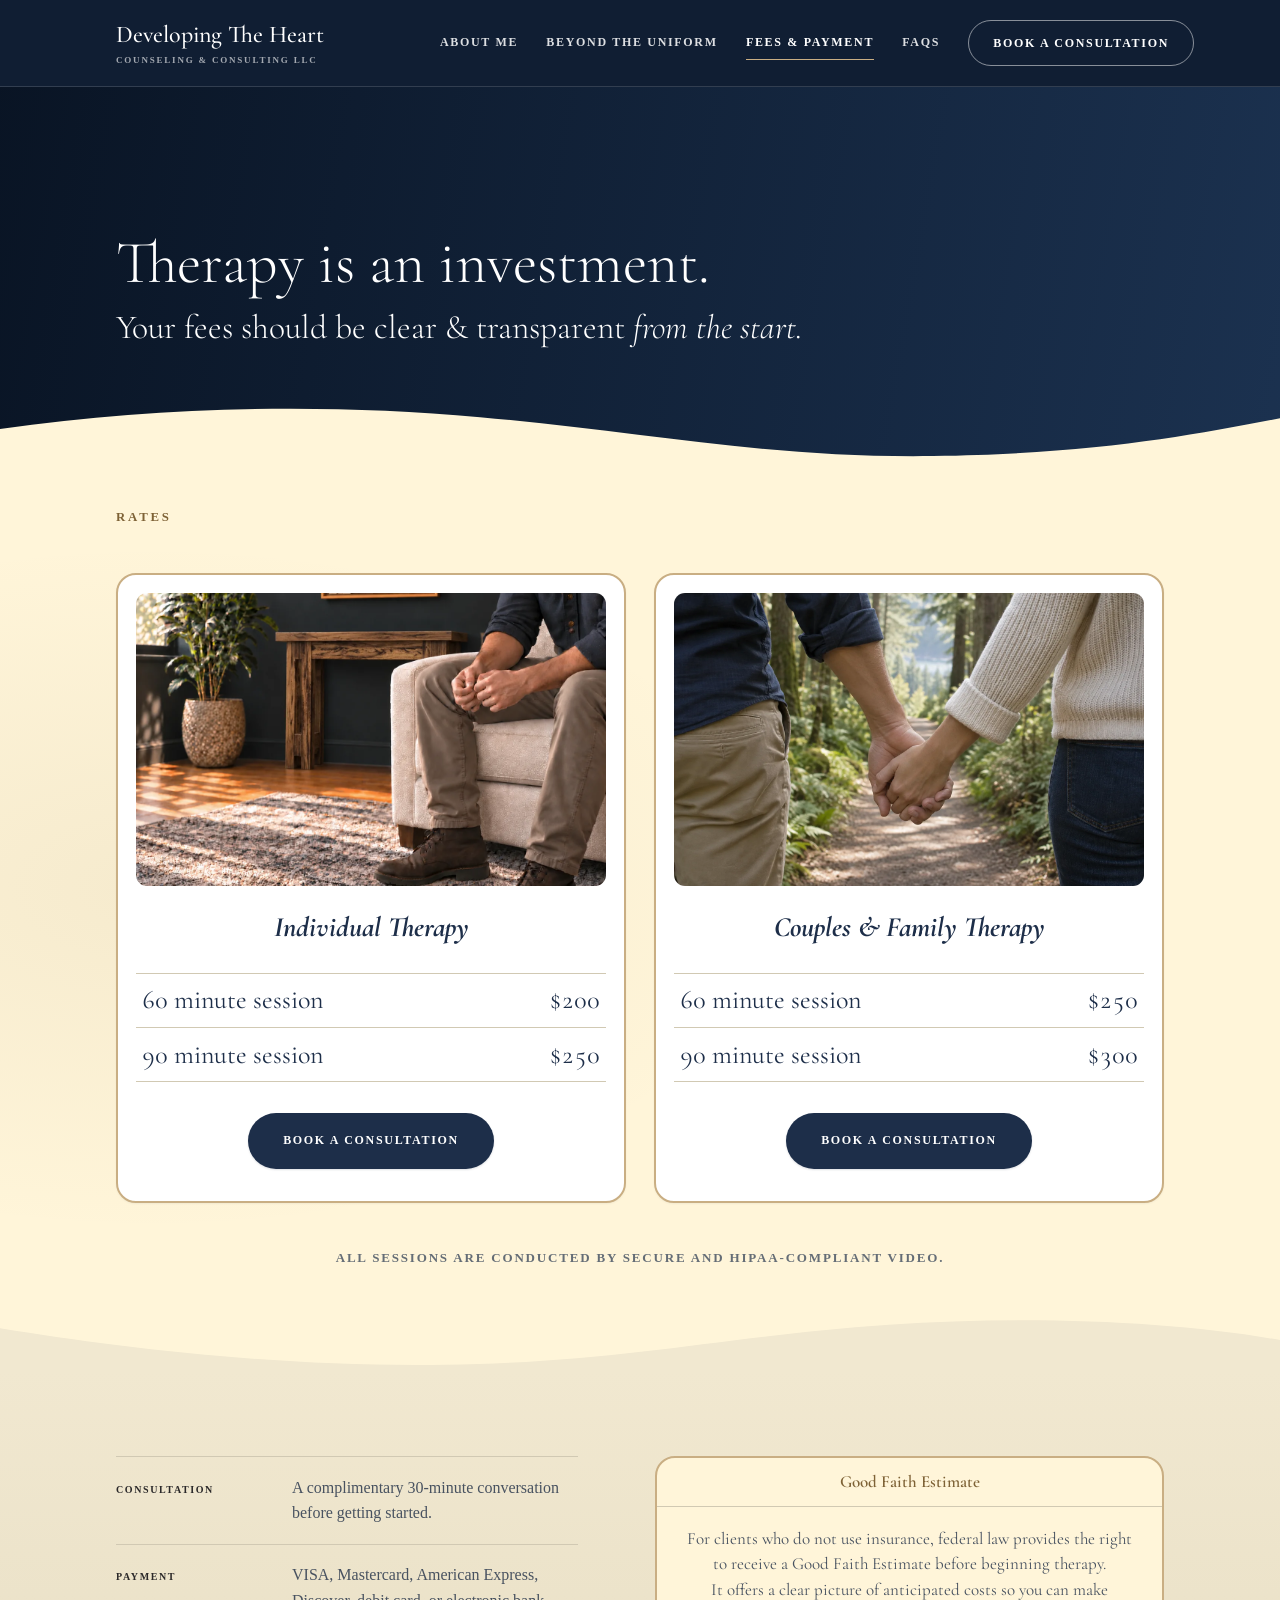
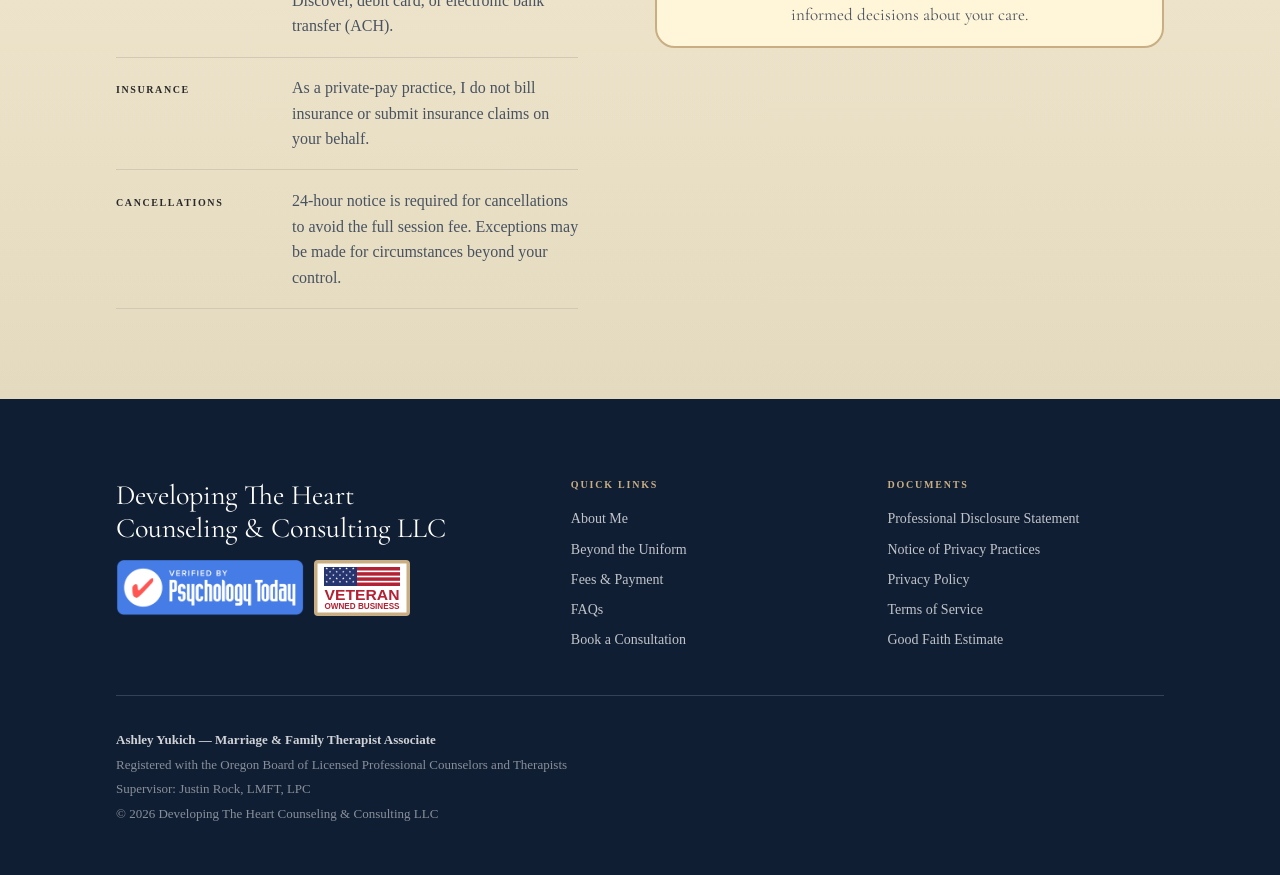
<file: site/fees.html>
<!DOCTYPE html>
<html lang="en">
<head>
<meta charset="utf-8">
<meta name="viewport" content="width=device-width, initial-scale=1">
<title>Fees &amp; Payment | Developing The Heart Counseling</title>
<meta name="description" content="Session rates for individual, couples, and family therapy — 60 and 90 minute options. Private pay only, no insurance billing. Free 30-minute consultation.">
<link rel="canonical" href="https://developingtheheart.com/fees.html">
<meta property="og:type" content="website">
<meta property="og:site_name" content="Developing The Heart Counseling &amp; Consulting">
<meta property="og:title" content="Fees &amp; Payment | Developing The Heart Counseling">
<meta property="og:description" content="Session rates for individual, couples, and family therapy — 60 and 90 minute options. Private pay only, no insurance billing. Free 30-minute consultation.">
<meta property="og:url" content="https://developingtheheart.com/fees.html">
<meta property="og:image" content="https://developingtheheart.com/img/og-image.png">
<meta name="twitter:card" content="summary_large_image">
<meta name="theme-color" content="#101E33">
<link rel="icon" href="img/favicon.svg" type="image/svg+xml">
<link rel="preconnect" href="https://fonts.googleapis.com">
<link rel="preconnect" href="https://fonts.gstatic.com" crossorigin>
<link href="https://fonts.googleapis.com/css2?family=Cormorant+Garamond:ital,wght@0,300;0,400;0,500;0,600;1,300;1,400&amp;display=swap" rel="stylesheet">
<link rel="stylesheet" href="css/style.css">

</head>
<body>
<a class="skip" href="#main">Skip to content</a>
<header class="nav">
  <div class="wrap nav-in">
    <a class="brand" href="index.html"><b>Developing The Heart</b><small>Counseling &amp; Consulting LLC</small></a>
    <button class="nav-toggle" aria-expanded="false" aria-controls="menu">Menu</button>
    <nav class="nav-links" id="menu" aria-label="Main">
      <a href="about.html">About Me</a>
      <a href="beyond-the-uniform.html">Beyond the Uniform</a>
      <a href="fees.html" aria-current="page">Fees &amp; Payment</a>
      <a href="faq.html">FAQs</a>
      <a class="cta" href="contact.html">Book a Consultation</a>
    </nav>
  </div>
</header>
<main id="main">
<div class="hero hero--short">
  <div class="scrim" style="background:linear-gradient(100deg,rgba(9,20,36,.97),rgba(28,51,82,.92))"></div>
  <div class="hero-in wrap">
    <h1 class="h1--wide">Therapy is an investment.<span class="h1-sub h1-sub--fit">Your fees should be clear &amp; transparent <em>from the start.</em></span></h1>
  </div>
  <div class="wave wave--over" style="--to:var(--paper)" aria-hidden="true"><svg viewBox="0 0 1440 100" preserveAspectRatio="none" xmlns="http://www.w3.org/2000/svg"><path d="M0,44 C180,6 360,0 540,24 C720,48 864,94 1050,90 C1240,86 1340,54 1440,26 L1440,100 L0,100 Z"/></svg></div>
</div>

<section class="band band--paper band--tight-top band--tight-bottom">
  <div class="wrap">
    <div class="rv" style="max-width:44rem">
      <span class="eyebrow">Rates</span>
    </div>

    <div class="fcards rv">
      <div class="fcard">
        <div class="fcard-img"><img src="img/Individual%20Therapy%20-%20Office.webp" alt="" aria-hidden="true" loading="lazy" decoding="async" width="1254" height="1254"></div>
        <h3>Individual Therapy</h3>
        <ul class="breakdown">
          <li><span>60 minute session</span><span>$200</span></li>
          <li><span>90 minute session</span><span>$250</span></li>
        </ul>
        <a class="btn btn-navy" href="contact.html">Book a consultation</a>
      </div>

      <div class="fcard">
        <div class="fcard-img"><img src="img/Couples%20Therapy%20-%20Walking.webp" alt="" aria-hidden="true" loading="lazy" decoding="async" width="1536" height="1024"></div>
        <h3>Couples &amp; Family Therapy</h3>
        <ul class="breakdown">
          <li><span>60 minute session</span><span>$250</span></li>
          <li><span>90 minute session</span><span>$300</span></li>
        </ul>
        <a class="btn btn-navy" href="contact.html">Book a consultation</a>
      </div>
    </div>
    <p class="fnote">All sessions are conducted by secure and HIPAA-compliant video.</p>
  </div>
</section>
<div class="wave" style="--from:var(--paper);--to:var(--linen)" aria-hidden="true"><svg viewBox="0 0 1440 100" preserveAspectRatio="none" xmlns="http://www.w3.org/2000/svg"><path d="M0,26 C130,58 310,92 500,88 C700,84 820,38 1000,20 C1160,4 1320,14 1440,46 L1440,100 L0,100 Z"/></svg></div>

<section class="band band--linen band--tight-top">
  <div class="wrap two">
    <div class="rv">
      <ul class="paylist" id="gfe">
        <li><b>Consultation</b><span>A complimentary 30-minute conversation before getting started.</span></li>
        <li><b>Payment</b><span>VISA, Mastercard, American Express, Discover, debit card, or electronic bank transfer (ACH).</span></li>
        <li><b>Insurance</b><span>As a private-pay practice, I do not bill insurance or submit insurance claims on your behalf.</span></li>
        <li><b>Cancellations</b><span>24-hour notice is required for cancellations to avoid the full session fee. Exceptions may be made for circumstances beyond your control.</span></li>
      </ul>
    </div>
    <div class="rv rv--rule">
      <div class="note">
        <p class="note-title"><a href="good-faith-estimate.html">Good Faith Estimate</a></p>
        <p class="note-body">For clients who do not use insurance, federal law provides the right to receive a Good Faith Estimate before beginning therapy. <br class="note-br">It offers a clear picture of anticipated costs so you can make informed decisions about your care.</p>
      </div>
    </div>
  </div>
</section>
</main>
<footer class="foot">
  <div class="wrap">
    <div class="foot-top">
      <div>
        <p class="foot-brand">Developing The Heart<br>Counseling &amp; Consulting LLC</p>
        <div class="foot-badges">
          <a class="foot-badge foot-badge--img" href="https://www.psychologytoday.com/profile/1833487"
             target="_blank" rel="noopener">
            <img src="img/Psychology%20Today%20Website%20Badge.webp"
                 alt="Verified by Psychology Today" width="1744" height="520"
                 loading="lazy" decoding="async">
          </a>
          <!-- Not a link: this badge states a fact about the practice. Drawn as
               inline SVG rather than using img/Veteran Owned Badge.png so it stays
               sharp at any density, carries no download weight, and has no stray
               background around its edges on the navy footer. -->
          <span class="foot-badge foot-badge--seal">
            <svg class="seal" viewBox="0 0 192 112" focusable="false" role="img" aria-label="Veteran owned business">
              <defs><path id="vst" d="M0-1 .2245-.309.9511-.309.3633.118.5878.809 0 .382-.5878.809-.3633.118-.9511-.309-.2245-.309Z"/></defs>
              <rect width="192" height="112" rx="3" fill="#C9AE83"/>
              <rect x="7" y="7" width="178" height="98" fill="#fff"/>
              <rect x="86" y="14.00" width="86" height="7" fill="#B22234"/>
              <rect x="86" y="24.33" width="86" height="7" fill="#B22234"/>
              <rect x="86" y="34.66" width="86" height="7" fill="#B22234"/>
              <rect x="86" y="44.99" width="86" height="7" fill="#B22234"/>
              <rect x="20" y="14" width="66" height="38" fill="#26356F"/>
              <g fill="#fff">
                <use href="#vst" transform="translate(25.5 17.0) scale(2.6)"/>
                <use href="#vst" transform="translate(38.8 17.0) scale(2.6)"/>
                <use href="#vst" transform="translate(52.0 17.0) scale(2.6)"/>
                <use href="#vst" transform="translate(65.2 17.0) scale(2.6)"/>
                <use href="#vst" transform="translate(78.5 17.0) scale(2.6)"/>
                <use href="#vst" transform="translate(32.1 23.6) scale(2.6)"/>
                <use href="#vst" transform="translate(45.4 23.6) scale(2.6)"/>
                <use href="#vst" transform="translate(58.6 23.6) scale(2.6)"/>
                <use href="#vst" transform="translate(71.9 23.6) scale(2.6)"/>
                <use href="#vst" transform="translate(25.5 30.2) scale(2.6)"/>
                <use href="#vst" transform="translate(38.8 30.2) scale(2.6)"/>
                <use href="#vst" transform="translate(52.0 30.2) scale(2.6)"/>
                <use href="#vst" transform="translate(65.2 30.2) scale(2.6)"/>
                <use href="#vst" transform="translate(78.5 30.2) scale(2.6)"/>
                <use href="#vst" transform="translate(32.1 36.8) scale(2.6)"/>
                <use href="#vst" transform="translate(45.4 36.8) scale(2.6)"/>
                <use href="#vst" transform="translate(58.6 36.8) scale(2.6)"/>
                <use href="#vst" transform="translate(71.9 36.8) scale(2.6)"/>
                <use href="#vst" transform="translate(25.5 43.4) scale(2.6)"/>
                <use href="#vst" transform="translate(38.8 43.4) scale(2.6)"/>
                <use href="#vst" transform="translate(52.0 43.4) scale(2.6)"/>
                <use href="#vst" transform="translate(65.2 43.4) scale(2.6)"/>
                <use href="#vst" transform="translate(78.5 43.4) scale(2.6)"/>
              </g>
              <text x="96" y="79" text-anchor="middle" textLength="150" lengthAdjust="spacingAndGlyphs"
                    font-family="'Arial Narrow',Impact,'Helvetica Neue',Arial,sans-serif"
                    font-weight="800" font-size="30" fill="#B22234">VETERAN</text>
              <text x="96" y="98" text-anchor="middle" textLength="150" lengthAdjust="spacingAndGlyphs"
                    font-family="'Arial Narrow',Impact,'Helvetica Neue',Arial,sans-serif"
                    font-weight="800" font-size="17" fill="#B22234">OWNED BUSINESS</text>
            </svg>
          </span>
        </div>
      </div>
      <div>
        <h4>Quick Links</h4>
        <a href="about.html">About Me</a>
        <a href="beyond-the-uniform.html">Beyond the Uniform</a>
        <a href="fees.html" aria-current="page">Fees &amp; Payment</a>
        <a href="faq.html">FAQs</a>
        <a href="contact.html">Book a Consultation</a>
      </div>
      <div>
        <h4>Documents</h4>
        <a href="professional-disclosure-statement.html">Professional Disclosure Statement</a>
        <a href="notice-of-privacy-practices.html">Notice of Privacy Practices</a>
        <a href="privacy-policy.html">Privacy Policy</a>
        <a href="terms-of-service.html">Terms of Service</a>
        <a href="good-faith-estimate.html">Good Faith Estimate</a>
      </div>
    </div>
    <div class="foot-legal">
      <b>Ashley Yukich &mdash; Marriage &amp; Family Therapist Associate</b><br>
      Registered with the Oregon Board of Licensed Professional Counselors and Therapists<br>
      Supervisor: Justin Rock, LMFT, LPC<br>
      &copy; 2026 Developing The Heart Counseling &amp; Consulting LLC
    </div>

  </div>
</footer>
<script src="js/main.js" defer></script>
</body>
</html>
</file>
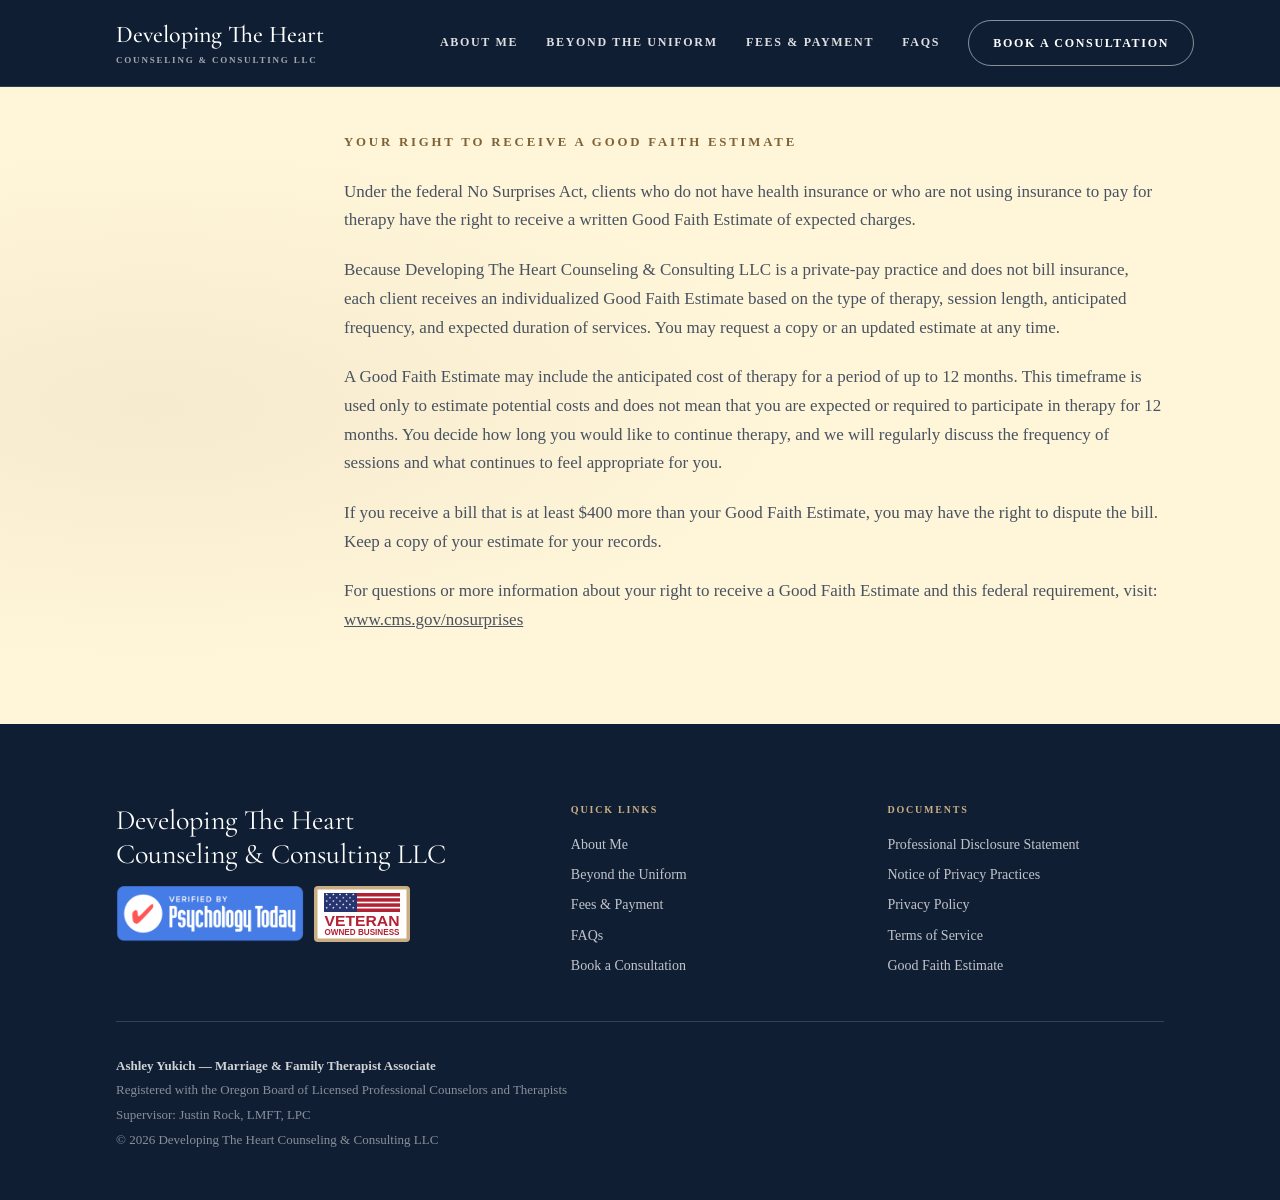
<file: site/good-faith-estimate.html>
<!DOCTYPE html>
<html lang="en">
<head>
<meta charset="utf-8">
<meta name="viewport" content="width=device-width, initial-scale=1">
<title>Good Faith Estimate | Developing The Heart Counseling</title>
<meta name="description" content="Good Faith Estimate notice for Developing The Heart Counseling &amp; Consulting LLC.">
<link rel="canonical" href="https://developingtheheart.com/good-faith-estimate.html">
<meta property="og:type" content="website">
<meta property="og:site_name" content="Developing The Heart Counseling &amp; Consulting">
<meta property="og:title" content="Good Faith Estimate | Developing The Heart Counseling">
<meta property="og:description" content="Good Faith Estimate notice for Developing The Heart Counseling &amp; Consulting LLC.">
<meta property="og:url" content="https://developingtheheart.com/good-faith-estimate.html">
<meta property="og:image" content="https://developingtheheart.com/img/og-image.png">
<meta name="twitter:card" content="summary_large_image">
<meta name="theme-color" content="#101E33">
<link rel="icon" href="img/favicon.svg" type="image/svg+xml">
<link rel="preconnect" href="https://fonts.googleapis.com">
<link rel="preconnect" href="https://fonts.gstatic.com" crossorigin>
<link href="https://fonts.googleapis.com/css2?family=Cormorant+Garamond:ital,wght@0,300;0,400;0,500;0,600;1,300;1,400&amp;display=swap" rel="stylesheet">
<link rel="stylesheet" href="css/style.css">

</head>
<body>
<a class="skip" href="#main">Skip to content</a>
<header class="nav">
  <div class="wrap nav-in">
    <a class="brand" href="index.html"><b>Developing The Heart</b><small>Counseling &amp; Consulting LLC</small></a>
    <button class="nav-toggle" aria-expanded="false" aria-controls="menu">Menu</button>
    <nav class="nav-links" id="menu" aria-label="Main">
      <a href="about.html">About Me</a>
      <a href="beyond-the-uniform.html">Beyond the Uniform</a>
      <a href="fees.html">Fees &amp; Payment</a>
      <a href="faq.html">FAQs</a>
      <a class="cta" href="contact.html">Book a Consultation</a>
    </nav>
  </div>
</header>
<main id="main">
<section class="band band--paper band--tight-top">
  <div class="wrap doc doc--full-right">
    <span class="eyebrow">Your Right to Receive a Good Faith Estimate</span>

    <p>Under the federal No Surprises Act, clients who do not have health insurance or who are not using insurance to pay for therapy have the right to receive a written Good Faith Estimate of expected charges.</p>

    <p>Because Developing The Heart Counseling &amp; Consulting LLC is a private-pay practice and does not bill insurance, each client receives an individualized Good Faith Estimate based on the type of therapy, session length, anticipated frequency, and expected duration of services. You may request a copy or an updated estimate at any time.</p>

    <p>A Good Faith Estimate may include the anticipated cost of therapy for a period of up to 12 months. This timeframe is used only to estimate potential costs and does not mean that you are expected or required to participate in therapy for 12 months. You decide how long you would like to continue therapy, and we will regularly discuss the frequency of sessions and what continues to feel appropriate for you.</p>

    <p>If you receive a bill that is at least $400 more than your Good Faith Estimate, you may have the right to dispute the bill. Keep a copy of your estimate for your records.</p>

    <p>For questions or more information about your right to receive a Good Faith Estimate and this federal requirement, visit: <a href="https://www.cms.gov/nosurprises" target="_blank" rel="noopener">www.cms.gov/nosurprises</a></p>
  </div>
</section>
</main>
<footer class="foot">
  <div class="wrap">
    <div class="foot-top">
      <div>
        <p class="foot-brand">Developing The Heart<br>Counseling &amp; Consulting LLC</p>
        <div class="foot-badges">
          <a class="foot-badge foot-badge--img" href="https://www.psychologytoday.com/profile/1833487"
             target="_blank" rel="noopener">
            <img src="img/Psychology%20Today%20Website%20Badge.webp"
                 alt="Verified by Psychology Today" width="1744" height="520"
                 loading="lazy" decoding="async">
          </a>
          <!-- Not a link: this badge states a fact about the practice. Drawn as
               inline SVG rather than using img/Veteran Owned Badge.png so it stays
               sharp at any density, carries no download weight, and has no stray
               background around its edges on the navy footer. -->
          <span class="foot-badge foot-badge--seal">
            <svg class="seal" viewBox="0 0 192 112" focusable="false" role="img" aria-label="Veteran owned business">
              <defs><path id="vst" d="M0-1 .2245-.309.9511-.309.3633.118.5878.809 0 .382-.5878.809-.3633.118-.9511-.309-.2245-.309Z"/></defs>
              <rect width="192" height="112" rx="3" fill="#C9AE83"/>
              <rect x="7" y="7" width="178" height="98" fill="#fff"/>
              <rect x="86" y="14.00" width="86" height="7" fill="#B22234"/>
              <rect x="86" y="24.33" width="86" height="7" fill="#B22234"/>
              <rect x="86" y="34.66" width="86" height="7" fill="#B22234"/>
              <rect x="86" y="44.99" width="86" height="7" fill="#B22234"/>
              <rect x="20" y="14" width="66" height="38" fill="#26356F"/>
              <g fill="#fff">
                <use href="#vst" transform="translate(25.5 17.0) scale(2.6)"/>
                <use href="#vst" transform="translate(38.8 17.0) scale(2.6)"/>
                <use href="#vst" transform="translate(52.0 17.0) scale(2.6)"/>
                <use href="#vst" transform="translate(65.2 17.0) scale(2.6)"/>
                <use href="#vst" transform="translate(78.5 17.0) scale(2.6)"/>
                <use href="#vst" transform="translate(32.1 23.6) scale(2.6)"/>
                <use href="#vst" transform="translate(45.4 23.6) scale(2.6)"/>
                <use href="#vst" transform="translate(58.6 23.6) scale(2.6)"/>
                <use href="#vst" transform="translate(71.9 23.6) scale(2.6)"/>
                <use href="#vst" transform="translate(25.5 30.2) scale(2.6)"/>
                <use href="#vst" transform="translate(38.8 30.2) scale(2.6)"/>
                <use href="#vst" transform="translate(52.0 30.2) scale(2.6)"/>
                <use href="#vst" transform="translate(65.2 30.2) scale(2.6)"/>
                <use href="#vst" transform="translate(78.5 30.2) scale(2.6)"/>
                <use href="#vst" transform="translate(32.1 36.8) scale(2.6)"/>
                <use href="#vst" transform="translate(45.4 36.8) scale(2.6)"/>
                <use href="#vst" transform="translate(58.6 36.8) scale(2.6)"/>
                <use href="#vst" transform="translate(71.9 36.8) scale(2.6)"/>
                <use href="#vst" transform="translate(25.5 43.4) scale(2.6)"/>
                <use href="#vst" transform="translate(38.8 43.4) scale(2.6)"/>
                <use href="#vst" transform="translate(52.0 43.4) scale(2.6)"/>
                <use href="#vst" transform="translate(65.2 43.4) scale(2.6)"/>
                <use href="#vst" transform="translate(78.5 43.4) scale(2.6)"/>
              </g>
              <text x="96" y="79" text-anchor="middle" textLength="150" lengthAdjust="spacingAndGlyphs"
                    font-family="'Arial Narrow',Impact,'Helvetica Neue',Arial,sans-serif"
                    font-weight="800" font-size="30" fill="#B22234">VETERAN</text>
              <text x="96" y="98" text-anchor="middle" textLength="150" lengthAdjust="spacingAndGlyphs"
                    font-family="'Arial Narrow',Impact,'Helvetica Neue',Arial,sans-serif"
                    font-weight="800" font-size="17" fill="#B22234">OWNED BUSINESS</text>
            </svg>
          </span>
        </div>
      </div>
      <div>
        <h4>Quick Links</h4>
        <a href="about.html">About Me</a>
        <a href="beyond-the-uniform.html">Beyond the Uniform</a>
        <a href="fees.html">Fees &amp; Payment</a>
        <a href="faq.html">FAQs</a>
        <a href="contact.html">Book a Consultation</a>
      </div>
      <div>
        <h4>Documents</h4>
        <a href="professional-disclosure-statement.html">Professional Disclosure Statement</a>
        <a href="notice-of-privacy-practices.html">Notice of Privacy Practices</a>
        <a href="privacy-policy.html">Privacy Policy</a>
        <a href="terms-of-service.html">Terms of Service</a>
        <a href="good-faith-estimate.html" aria-current="page">Good Faith Estimate</a>
      </div>
    </div>
    <div class="foot-legal">
      <b>Ashley Yukich &mdash; Marriage &amp; Family Therapist Associate</b><br>
      Registered with the Oregon Board of Licensed Professional Counselors and Therapists<br>
      Supervisor: Justin Rock, LMFT, LPC<br>
      &copy; 2026 Developing The Heart Counseling &amp; Consulting LLC
    </div>

  </div>
</footer>
<script src="js/main.js" defer></script>
</body>
</html>
</file>
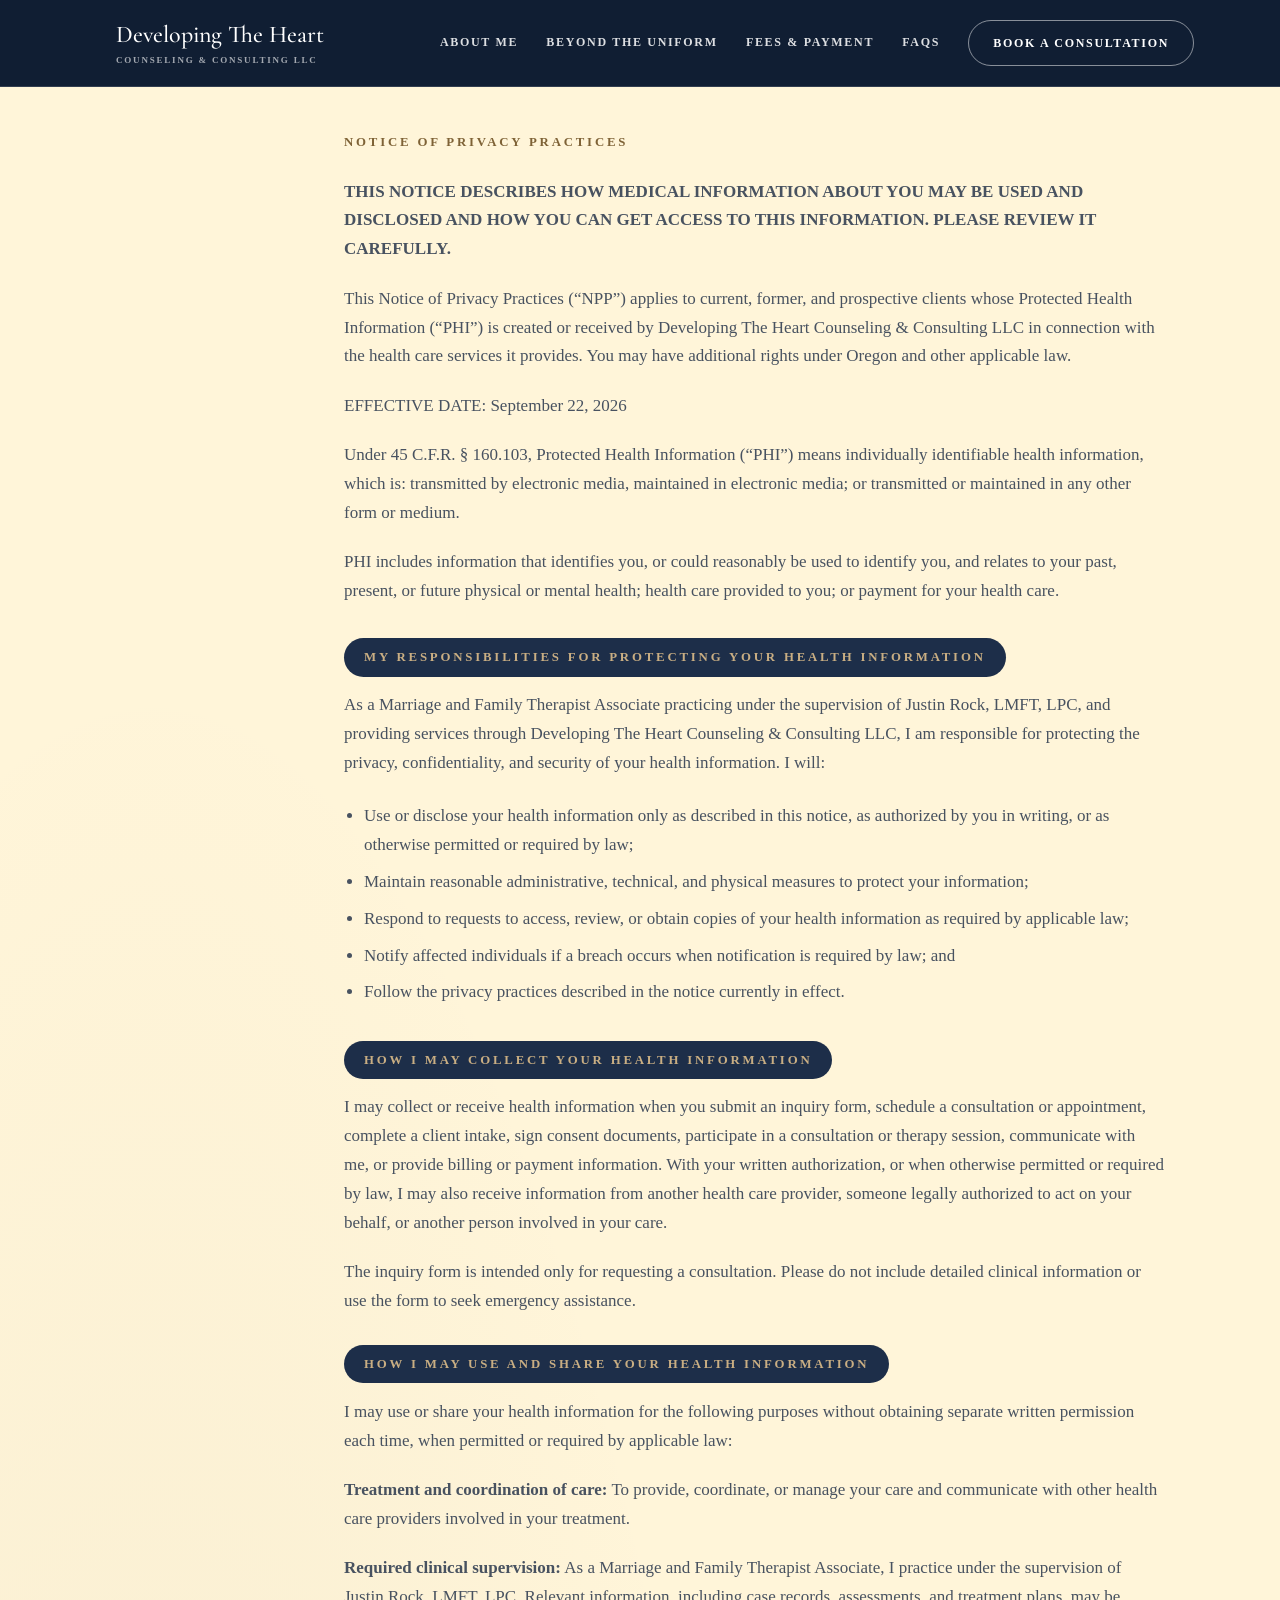
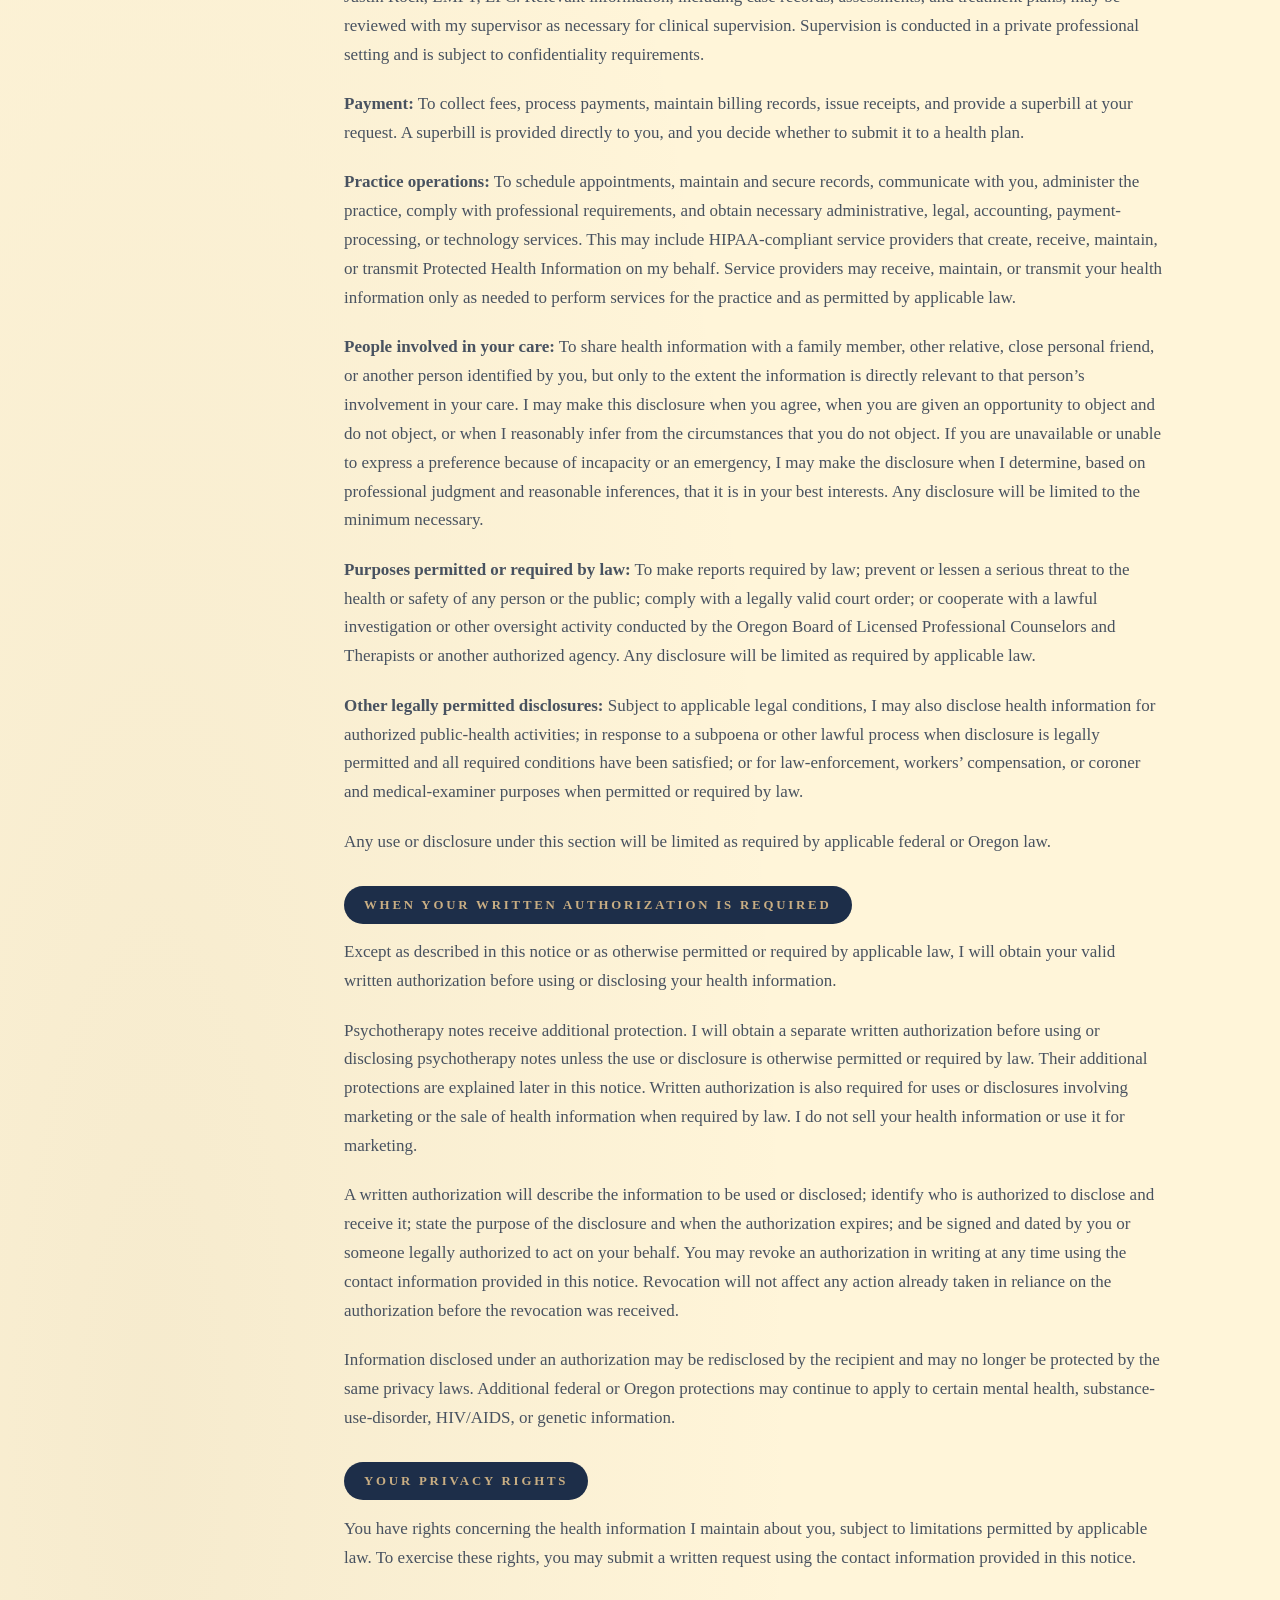
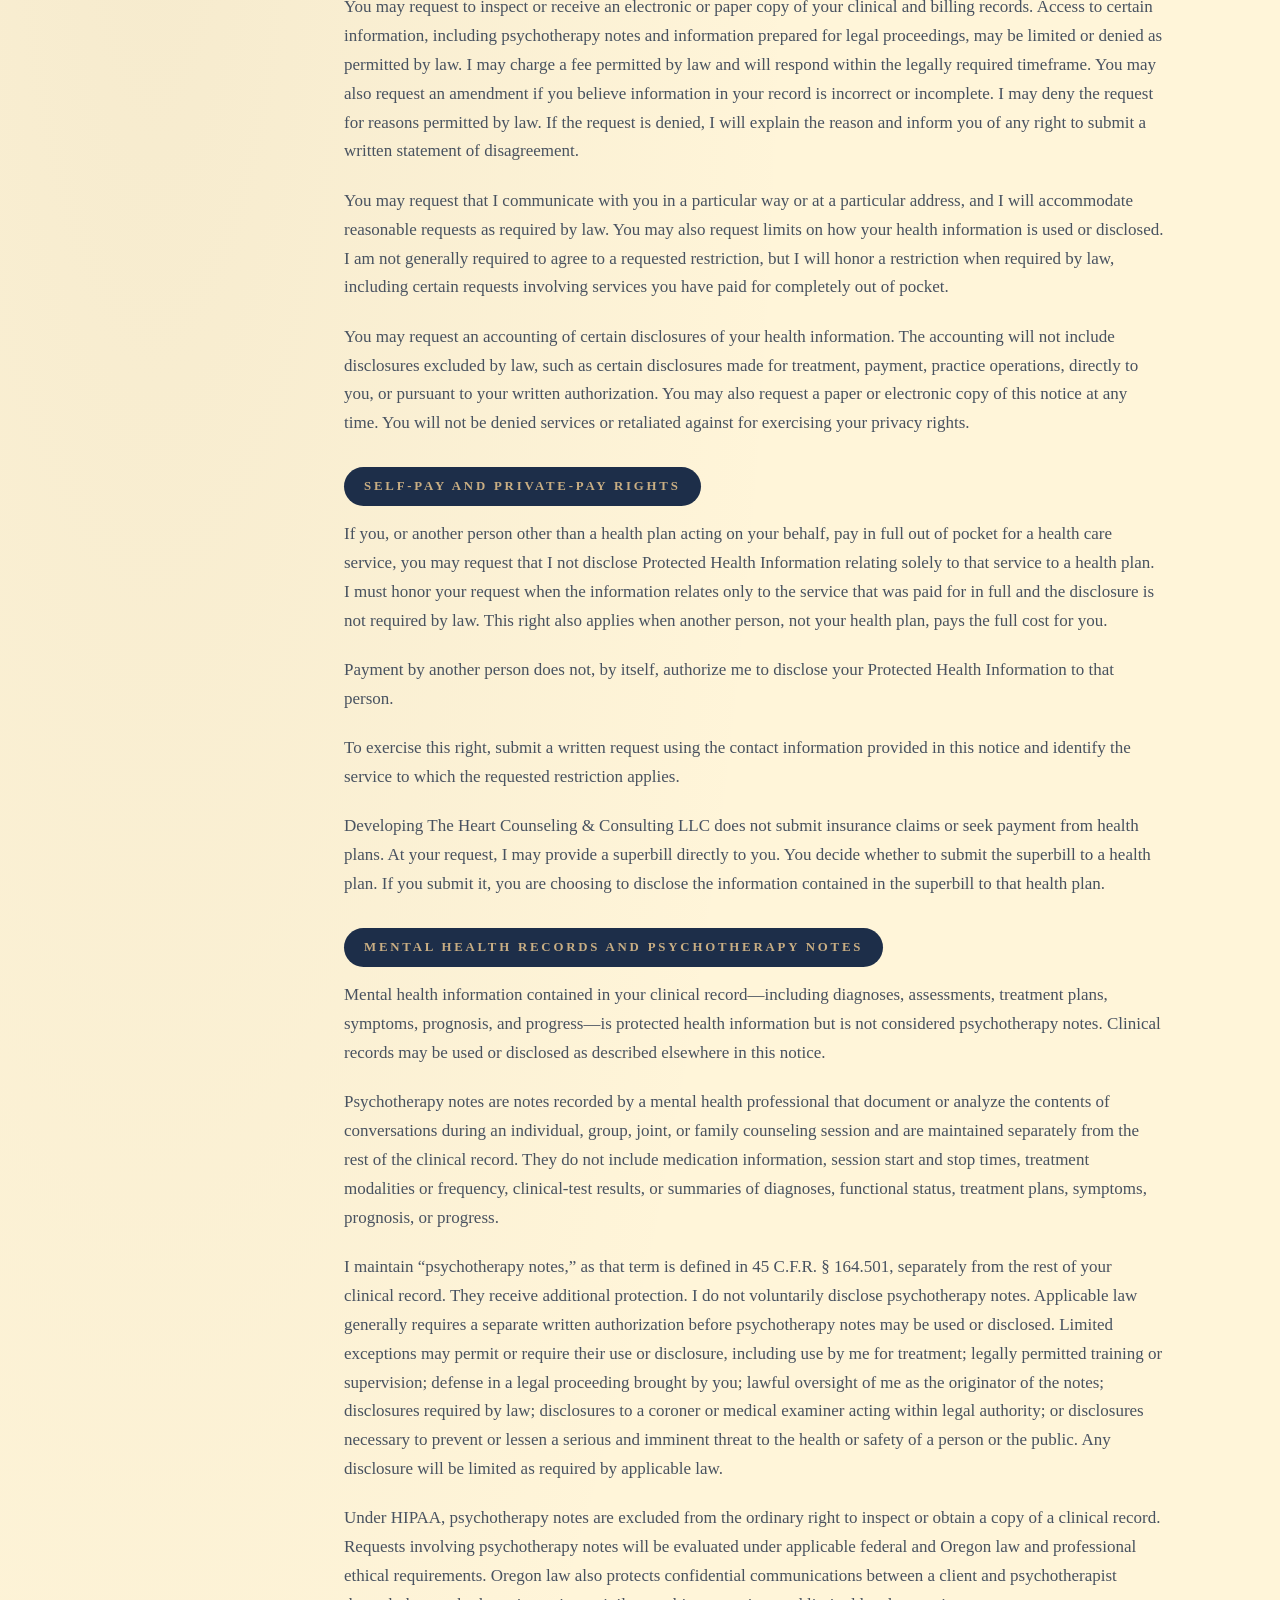
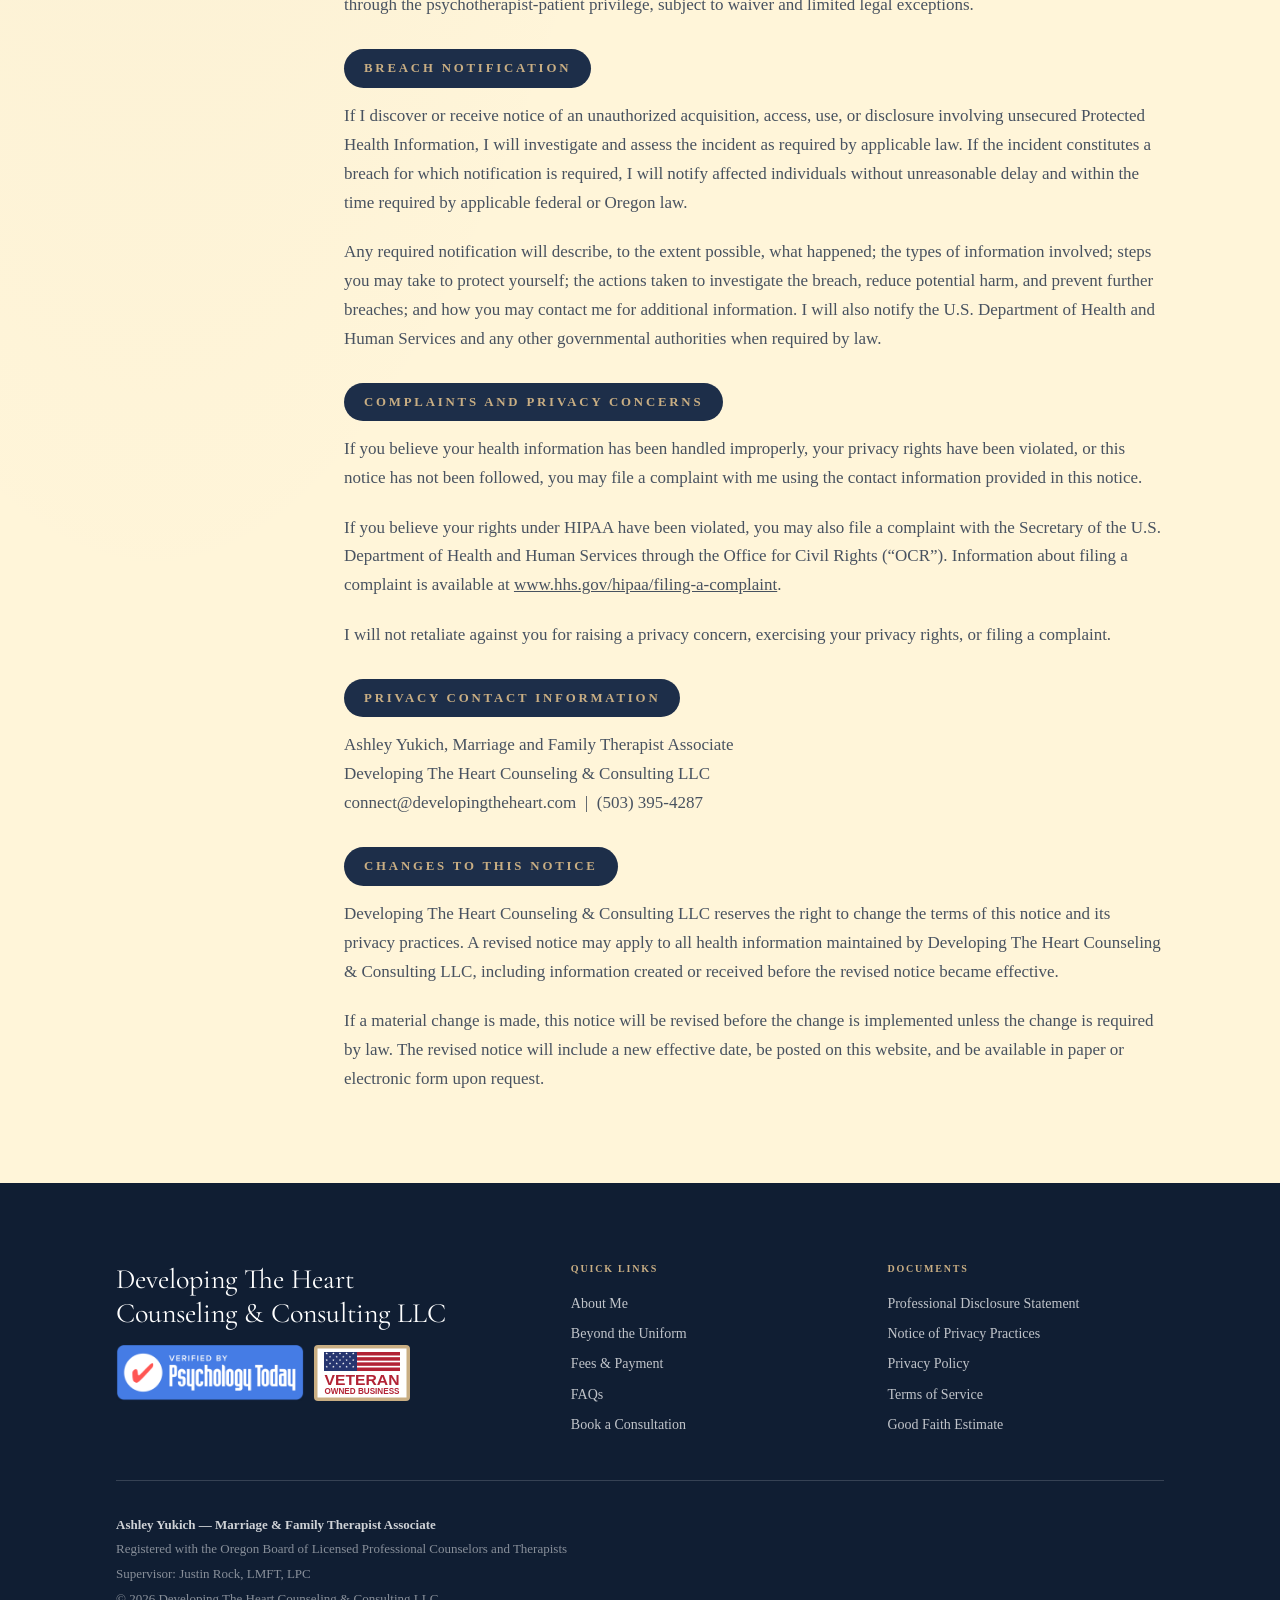
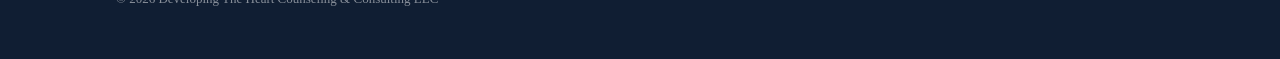
<file: site/notice-of-privacy-practices.html>
<!DOCTYPE html>
<html lang="en">
<head>
<meta charset="utf-8">
<meta name="viewport" content="width=device-width, initial-scale=1">
<title>Notice of Privacy Practices | Developing The Heart Counseling</title>
<meta name="description" content="Notice of Privacy Practices for Developing The Heart Counseling &amp; Consulting LLC.">
<link rel="canonical" href="https://developingtheheart.com/notice-of-privacy-practices.html">
<meta property="og:type" content="website">
<meta property="og:site_name" content="Developing The Heart Counseling &amp; Consulting">
<meta property="og:title" content="Notice of Privacy Practices | Developing The Heart Counseling">
<meta property="og:description" content="Notice of Privacy Practices for Developing The Heart Counseling &amp; Consulting LLC.">
<meta property="og:url" content="https://developingtheheart.com/notice-of-privacy-practices.html">
<meta property="og:image" content="https://developingtheheart.com/img/og-image.png">
<meta name="twitter:card" content="summary_large_image">
<meta name="theme-color" content="#101E33">
<link rel="icon" href="img/favicon.svg" type="image/svg+xml">
<link rel="preconnect" href="https://fonts.googleapis.com">
<link rel="preconnect" href="https://fonts.gstatic.com" crossorigin>
<link href="https://fonts.googleapis.com/css2?family=Cormorant+Garamond:ital,wght@0,300;0,400;0,500;0,600;1,300;1,400&amp;display=swap" rel="stylesheet">
<link rel="stylesheet" href="css/style.css">

</head>
<body>
<a class="skip" href="#main">Skip to content</a>
<header class="nav">
  <div class="wrap nav-in">
    <a class="brand" href="index.html"><b>Developing The Heart</b><small>Counseling &amp; Consulting LLC</small></a>
    <button class="nav-toggle" aria-expanded="false" aria-controls="menu">Menu</button>
    <nav class="nav-links" id="menu" aria-label="Main">
      <a href="about.html">About Me</a>
      <a href="beyond-the-uniform.html">Beyond the Uniform</a>
      <a href="fees.html">Fees &amp; Payment</a>
      <a href="faq.html">FAQs</a>
      <a class="cta" href="contact.html">Book a Consultation</a>
    </nav>
  </div>
</header>
<main id="main">
<section class="band band--paper band--tight-top">
  <div class="wrap doc doc--full-right">
    <span class="eyebrow">Notice of Privacy Practices</span>
    <!-- Ashley supplied this notice's text directly. It still needs her
         supervisor's or an attorney's sign-off before launch — see
         open-items.md — but it is no longer a placeholder. -->
    <p><strong>THIS NOTICE DESCRIBES HOW MEDICAL INFORMATION ABOUT YOU MAY BE USED AND DISCLOSED AND HOW YOU CAN GET ACCESS TO THIS INFORMATION. PLEASE REVIEW IT CAREFULLY.</strong></p>
    <p>This Notice of Privacy Practices (&ldquo;NPP&rdquo;) applies to current, former, and prospective clients whose Protected Health Information (&ldquo;PHI&rdquo;) is created or received by Developing The Heart Counseling &amp; Consulting LLC in connection with the health care services it provides. You may have additional rights under Oregon and other applicable law.</p>
    <p>EFFECTIVE DATE: September 22, 2026</p>
    <p>Under 45 C.F.R. &sect; 160.103, Protected Health Information (&ldquo;PHI&rdquo;) means individually identifiable health information, which is: transmitted by electronic media, maintained in electronic media; or transmitted or maintained in any other form or medium.</p>
    <p>PHI includes information that identifies you, or could reasonably be used to identify you, and relates to your past, present, or future physical or mental health; health care provided to you; or payment for your health care.</p>
    <h2 class="eyebrow" style="font-size:.8rem;margin-top:.75rem;display:inline-block;color:var(--brass-light);background:var(--navy);padding:.75rem 1.25rem;border-radius:var(--card)">My Responsibilities for Protecting Your Health Information</h2>
    <p>As a Marriage and Family Therapist Associate practicing under the supervision of Justin Rock, LMFT, LPC, and providing services through Developing The Heart Counseling &amp; Consulting LLC, I am responsible for protecting the privacy, confidentiality, and security of your health information. I will:</p>
    <ul>
      <li>Use or disclose your health information only as described in this notice, as authorized by you in writing, or as otherwise permitted or required by law;</li>
      <li>Maintain reasonable administrative, technical, and physical measures to protect your information;</li>
      <li>Respond to requests to access, review, or obtain copies of your health information as required by applicable law;</li>
      <li>Notify affected individuals if a breach occurs when notification is required by law; and</li>
      <li>Follow the privacy practices described in the notice currently in effect.</li>
    </ul>

    <h2 class="eyebrow" style="font-size:.8rem;margin-top:.55rem;display:inline-block;color:var(--brass-light);background:var(--navy);padding:.75rem 1.25rem;border-radius:var(--card)">How I May Collect Your Health Information</h2>
    <p>I may collect or receive health information when you submit an inquiry form, schedule a consultation or appointment, complete a client intake, sign consent documents, participate in a consultation or therapy session, communicate with me, or provide billing or payment information. With your written authorization, or when otherwise permitted or required by law, I may also receive information from another health care provider, someone legally authorized to act on your behalf, or another person involved in your care.</p>
    <p>The inquiry form is intended only for requesting a consultation. Please do not include detailed clinical information or use the form to seek emergency assistance.</p>

    <h2 class="eyebrow" style="font-size:.8rem;margin-top:.55rem;display:inline-block;color:var(--brass-light);background:var(--navy);padding:.75rem 1.25rem;border-radius:var(--card)">How I May Use and Share Your Health Information</h2>
    <p>I may use or share your health information for the following purposes without obtaining separate written permission each time, when permitted or required by applicable law:</p>

    <p><strong>Treatment and coordination of care:</strong> To provide, coordinate, or manage your care and communicate with other health care providers involved in your treatment.</p>

    <p><strong>Required clinical supervision:</strong> As a Marriage and Family Therapist Associate, I practice under the supervision of Justin Rock, LMFT, LPC. Relevant information, including case records, assessments, and treatment plans, may be reviewed with my supervisor as necessary for clinical supervision. Supervision is conducted in a private professional setting and is subject to confidentiality requirements.</p>

    <p><strong>Payment:</strong> To collect fees, process payments, maintain billing records, issue receipts, and provide a superbill at your request. A superbill is provided directly to you, and you decide whether to submit it to a health plan.</p>

    <p><strong>Practice operations:</strong> To schedule appointments, maintain and secure records, communicate with you, administer the practice, comply with professional requirements, and obtain necessary administrative, legal, accounting, payment-processing, or technology services. This may include HIPAA-compliant service providers that create, receive, maintain, or transmit Protected Health Information on my behalf. Service providers may receive, maintain, or transmit your health information only as needed to perform services for the practice and as permitted by applicable law.</p>

    <p><strong>People involved in your care:</strong> To share health information with a family member, other relative, close personal friend, or another person identified by you, but only to the extent the information is directly relevant to that person&rsquo;s involvement in your care. I may make this disclosure when you agree, when you are given an opportunity to object and do not object, or when I reasonably infer from the circumstances that you do not object. If you are unavailable or unable to express a preference because of incapacity or an emergency, I may make the disclosure when I determine, based on professional judgment and reasonable inferences, that it is in your best interests. Any disclosure will be limited to the minimum necessary.</p>

    <p><strong>Purposes permitted or required by law:</strong> To make reports required by law; prevent or lessen a serious threat to the health or safety of any person or the public; comply with a legally valid court order; or cooperate with a lawful investigation or other oversight activity conducted by the Oregon Board of Licensed Professional Counselors and Therapists or another authorized agency. Any disclosure will be limited as required by applicable law.</p>
    <p><strong>Other legally permitted disclosures:</strong> Subject to applicable legal conditions, I may also disclose health information for authorized public-health activities; in response to a subpoena or other lawful process when disclosure is legally permitted and all required conditions have been satisfied; or for law-enforcement, workers&rsquo; compensation, or coroner and medical-examiner purposes when permitted or required by law.</p>

    <p>Any use or disclosure under this section will be limited as required by applicable federal or Oregon law.</p>


    <h2 class="eyebrow" style="font-size:.8rem;margin-top:.55rem;display:inline-block;color:var(--brass-light);background:var(--navy);padding:.75rem 1.25rem;border-radius:var(--card)">When Your Written Authorization Is Required</h2>
    <p>Except as described in this notice or as otherwise permitted or required by applicable law, I will obtain your valid written authorization before using or disclosing your health information.</p>

    <p>Psychotherapy notes receive additional protection. I will obtain a separate written authorization before using or disclosing psychotherapy notes unless the use or disclosure is otherwise permitted or required by law. Their additional protections are explained later in this notice. Written authorization is also required for uses or disclosures involving marketing or the sale of health information when required by law. I do not sell your health information or use it for marketing.</p>

    <p>A written authorization will describe the information to be used or disclosed; identify who is authorized to disclose and receive it; state the purpose of the disclosure and when the authorization expires; and be signed and dated by you or someone legally authorized to act on your behalf. You may revoke an authorization in writing at any time using the contact information provided in this notice. Revocation will not affect any action already taken in reliance on the authorization before the revocation was received.</p>

    <p>Information disclosed under an authorization may be redisclosed by the recipient and may no longer be protected by the same privacy laws. Additional federal or Oregon protections may continue to apply to certain mental health, substance-use-disorder, HIV/AIDS, or genetic information.</p>

    <h2 class="eyebrow" style="font-size:.8rem;margin-top:.55rem;display:inline-block;color:var(--brass-light);background:var(--navy);padding:.75rem 1.25rem;border-radius:var(--card)">Your Privacy Rights</h2>
    <p>You have rights concerning the health information I maintain about you, subject to limitations permitted by applicable law. To exercise these rights, you may submit a written request using the contact information provided in this notice.</p>

    <p>You may request to inspect or receive an electronic or paper copy of your clinical and billing records. Access to certain information, including psychotherapy notes and information prepared for legal proceedings, may be limited or denied as permitted by law. I may charge a fee permitted by law and will respond within the legally required timeframe. You may also request an amendment if you believe information in your record is incorrect or incomplete. I may deny the request for reasons permitted by law. If the request is denied, I will explain the reason and inform you of any right to submit a written statement of disagreement.</p>

    <p>You may request that I communicate with you in a particular way or at a particular address, and I will accommodate reasonable requests as required by law. You may also request limits on how your health information is used or disclosed. I am not generally required to agree to a requested restriction, but I will honor a restriction when required by law, including certain requests involving services you have paid for completely out of pocket.</p>

    <p>You may request an accounting of certain disclosures of your health information. The accounting will not include disclosures excluded by law, such as certain disclosures made for treatment, payment, practice operations, directly to you, or pursuant to your written authorization. You may also request a paper or electronic copy of this notice at any time. You will not be denied services or retaliated against for exercising your privacy rights.</p>

    <h2 class="eyebrow" style="font-size:.8rem;margin-top:.55rem;display:inline-block;color:var(--brass-light);background:var(--navy);padding:.75rem 1.25rem;border-radius:var(--card)">Self-Pay and Private-Pay Rights</h2>
    <p>If you, or another person other than a health plan acting on your behalf, pay in full out of pocket for a health care service, you may request that I not disclose Protected Health Information relating solely to that service to a health plan. I must honor your request when the information relates only to the service that was paid for in full and the disclosure is not required by law. This right also applies when another person, not your health plan, pays the full cost for you.</p>

    <p>Payment by another person does not, by itself, authorize me to disclose your Protected Health Information to that person.</p>

    <p>To exercise this right, submit a written request using the contact information provided in this notice and identify the service to which the requested restriction applies.</p>

    <p>Developing The Heart Counseling &amp; Consulting LLC does not submit insurance claims or seek payment from health plans. At your request, I may provide a superbill directly to you. You decide whether to submit the superbill to a health plan. If you submit it, you are choosing to disclose the information contained in the superbill to that health plan.</p>

    <h2 class="eyebrow" style="font-size:.8rem;margin-top:.55rem;display:inline-block;color:var(--brass-light);background:var(--navy);padding:.75rem 1.25rem;border-radius:var(--card)">Mental Health Records and Psychotherapy Notes</h2>
    <p>Mental health information contained in your clinical record&mdash;including diagnoses, assessments, treatment plans, symptoms, prognosis, and progress&mdash;is protected health information but is not considered psychotherapy notes. Clinical records may be used or disclosed as described elsewhere in this notice.</p>

    <p>Psychotherapy notes are notes recorded by a mental health professional that document or analyze the contents of conversations during an individual, group, joint, or family counseling session and are maintained separately from the rest of the clinical record. They do not include medication information, session start and stop times, treatment modalities or frequency, clinical-test results, or summaries of diagnoses, functional status, treatment plans, symptoms, prognosis, or progress.</p>

    <p>I maintain &ldquo;psychotherapy notes,&rdquo; as that term is defined in 45 C.F.R. &sect; 164.501, separately from the rest of your clinical record. They receive additional protection. I do not voluntarily disclose psychotherapy notes. Applicable law generally requires a separate written authorization before psychotherapy notes may be used or disclosed. Limited exceptions may permit or require their use or disclosure, including use by me for treatment; legally permitted training or supervision; defense in a legal proceeding brought by you; lawful oversight of me as the originator of the notes; disclosures required by law; disclosures to a coroner or medical examiner acting within legal authority; or disclosures necessary to prevent or lessen a serious and imminent threat to the health or safety of a person or the public. Any disclosure will be limited as required by applicable law.</p>

    <p>Under HIPAA, psychotherapy notes are excluded from the ordinary right to inspect or obtain a copy of a clinical record. Requests involving psychotherapy notes will be evaluated under applicable federal and Oregon law and professional ethical requirements. Oregon law also protects confidential communications between a client and psychotherapist through the psychotherapist-patient privilege, subject to waiver and limited legal exceptions.</p>

    <h2 class="eyebrow" style="font-size:.8rem;margin-top:.55rem;display:inline-block;color:var(--brass-light);background:var(--navy);padding:.75rem 1.25rem;border-radius:var(--card)">Breach Notification</h2>
    <p>If I discover or receive notice of an unauthorized acquisition, access, use, or disclosure involving unsecured Protected Health Information, I will investigate and assess the incident as required by applicable law. If the incident constitutes a breach for which notification is required, I will notify affected individuals without unreasonable delay and within the time required by applicable federal or Oregon law.</p>

    <p>Any required notification will describe, to the extent possible, what happened; the types of information involved; steps you may take to protect yourself; the actions taken to investigate the breach, reduce potential harm, and prevent further breaches; and how you may contact me for additional information. I will also notify the U.S. Department of Health and Human Services and any other governmental authorities when required by law.</p>

    <h2 class="eyebrow" style="font-size:.8rem;margin-top:.55rem;display:inline-block;color:var(--brass-light);background:var(--navy);padding:.75rem 1.25rem;border-radius:var(--card)">Complaints and Privacy Concerns</h2>
    <p>If you believe your health information has been handled improperly, your privacy rights have been violated, or this notice has not been followed, you may file a complaint with me using the contact information provided in this notice.</p>

    <p>If you believe your rights under HIPAA have been violated, you may also file a complaint with the Secretary of the U.S. Department of Health and Human Services through the Office for Civil Rights (&ldquo;OCR&rdquo;). Information about filing a complaint is available at <a href="https://www.hhs.gov/hipaa/filing-a-complaint" target="_blank" rel="noopener">www.hhs.gov/hipaa/filing-a-complaint</a>.</p>

    <p>I will not retaliate against you for raising a privacy concern, exercising your privacy rights, or filing a complaint.</p>

    <h2 class="eyebrow" style="font-size:.8rem;margin-top:.55rem;display:inline-block;color:var(--brass-light);background:var(--navy);padding:.75rem 1.25rem;border-radius:var(--card)">Privacy Contact Information</h2>
    <p>Ashley Yukich, Marriage and Family Therapist Associate<br>
      Developing The Heart Counseling &amp; Consulting LLC<br>
      connect@developingtheheart.com &nbsp;|&nbsp; (503) 395-4287</p>

    <h2 class="eyebrow" style="font-size:.8rem;margin-top:.55rem;display:inline-block;color:var(--brass-light);background:var(--navy);padding:.75rem 1.25rem;border-radius:var(--card)">Changes to This Notice</h2>
    <p>Developing The Heart Counseling &amp; Consulting LLC reserves the right to change the terms of this notice and its privacy practices. A revised notice may apply to all health information maintained by Developing The Heart Counseling &amp; Consulting LLC, including information created or received before the revised notice became effective.</p>

    <p>If a material change is made, this notice will be revised before the change is implemented unless the change is required by law. The revised notice will include a new effective date, be posted on this website, and be available in paper or electronic form upon request.</p>
  </div>
</section>
</main>
<footer class="foot">
  <div class="wrap">
    <div class="foot-top">
      <div>
        <p class="foot-brand">Developing The Heart<br>Counseling &amp; Consulting LLC</p>
        <div class="foot-badges">
          <a class="foot-badge foot-badge--img" href="https://www.psychologytoday.com/profile/1833487"
             target="_blank" rel="noopener">
            <img src="img/Psychology%20Today%20Website%20Badge.webp"
                 alt="Verified by Psychology Today" width="1744" height="520"
                 loading="lazy" decoding="async">
          </a>
          <!-- Not a link: this badge states a fact about the practice. Drawn as
               inline SVG rather than using img/Veteran Owned Badge.png so it stays
               sharp at any density, carries no download weight, and has no stray
               background around its edges on the navy footer. -->
          <span class="foot-badge foot-badge--seal">
            <svg class="seal" viewBox="0 0 192 112" focusable="false" role="img" aria-label="Veteran owned business">
              <defs><path id="vst" d="M0-1 .2245-.309.9511-.309.3633.118.5878.809 0 .382-.5878.809-.3633.118-.9511-.309-.2245-.309Z"/></defs>
              <rect width="192" height="112" rx="3" fill="#C9AE83"/>
              <rect x="7" y="7" width="178" height="98" fill="#fff"/>
              <rect x="86" y="14.00" width="86" height="7" fill="#B22234"/>
              <rect x="86" y="24.33" width="86" height="7" fill="#B22234"/>
              <rect x="86" y="34.66" width="86" height="7" fill="#B22234"/>
              <rect x="86" y="44.99" width="86" height="7" fill="#B22234"/>
              <rect x="20" y="14" width="66" height="38" fill="#26356F"/>
              <g fill="#fff">
                <use href="#vst" transform="translate(25.5 17.0) scale(2.6)"/>
                <use href="#vst" transform="translate(38.8 17.0) scale(2.6)"/>
                <use href="#vst" transform="translate(52.0 17.0) scale(2.6)"/>
                <use href="#vst" transform="translate(65.2 17.0) scale(2.6)"/>
                <use href="#vst" transform="translate(78.5 17.0) scale(2.6)"/>
                <use href="#vst" transform="translate(32.1 23.6) scale(2.6)"/>
                <use href="#vst" transform="translate(45.4 23.6) scale(2.6)"/>
                <use href="#vst" transform="translate(58.6 23.6) scale(2.6)"/>
                <use href="#vst" transform="translate(71.9 23.6) scale(2.6)"/>
                <use href="#vst" transform="translate(25.5 30.2) scale(2.6)"/>
                <use href="#vst" transform="translate(38.8 30.2) scale(2.6)"/>
                <use href="#vst" transform="translate(52.0 30.2) scale(2.6)"/>
                <use href="#vst" transform="translate(65.2 30.2) scale(2.6)"/>
                <use href="#vst" transform="translate(78.5 30.2) scale(2.6)"/>
                <use href="#vst" transform="translate(32.1 36.8) scale(2.6)"/>
                <use href="#vst" transform="translate(45.4 36.8) scale(2.6)"/>
                <use href="#vst" transform="translate(58.6 36.8) scale(2.6)"/>
                <use href="#vst" transform="translate(71.9 36.8) scale(2.6)"/>
                <use href="#vst" transform="translate(25.5 43.4) scale(2.6)"/>
                <use href="#vst" transform="translate(38.8 43.4) scale(2.6)"/>
                <use href="#vst" transform="translate(52.0 43.4) scale(2.6)"/>
                <use href="#vst" transform="translate(65.2 43.4) scale(2.6)"/>
                <use href="#vst" transform="translate(78.5 43.4) scale(2.6)"/>
              </g>
              <text x="96" y="79" text-anchor="middle" textLength="150" lengthAdjust="spacingAndGlyphs"
                    font-family="'Arial Narrow',Impact,'Helvetica Neue',Arial,sans-serif"
                    font-weight="800" font-size="30" fill="#B22234">VETERAN</text>
              <text x="96" y="98" text-anchor="middle" textLength="150" lengthAdjust="spacingAndGlyphs"
                    font-family="'Arial Narrow',Impact,'Helvetica Neue',Arial,sans-serif"
                    font-weight="800" font-size="17" fill="#B22234">OWNED BUSINESS</text>
            </svg>
          </span>
        </div>
      </div>
      <div>
        <h4>Quick Links</h4>
        <a href="about.html">About Me</a>
        <a href="beyond-the-uniform.html">Beyond the Uniform</a>
        <a href="fees.html">Fees &amp; Payment</a>
        <a href="faq.html">FAQs</a>
        <a href="contact.html">Book a Consultation</a>
      </div>
      <div>
        <h4>Documents</h4>
        <a href="professional-disclosure-statement.html">Professional Disclosure Statement</a>
        <a href="notice-of-privacy-practices.html">Notice of Privacy Practices</a>
        <a href="privacy-policy.html">Privacy Policy</a>
        <a href="terms-of-service.html">Terms of Service</a>
        <a href="good-faith-estimate.html">Good Faith Estimate</a>
      </div>
    </div>
    <div class="foot-legal">
      <b>Ashley Yukich &mdash; Marriage &amp; Family Therapist Associate</b><br>
      Registered with the Oregon Board of Licensed Professional Counselors and Therapists<br>
      Supervisor: Justin Rock, LMFT, LPC<br>
      &copy; 2026 Developing The Heart Counseling &amp; Consulting LLC
    </div>

  </div>
</footer>
<script src="js/main.js" defer></script>
</body>
</html>
</file>
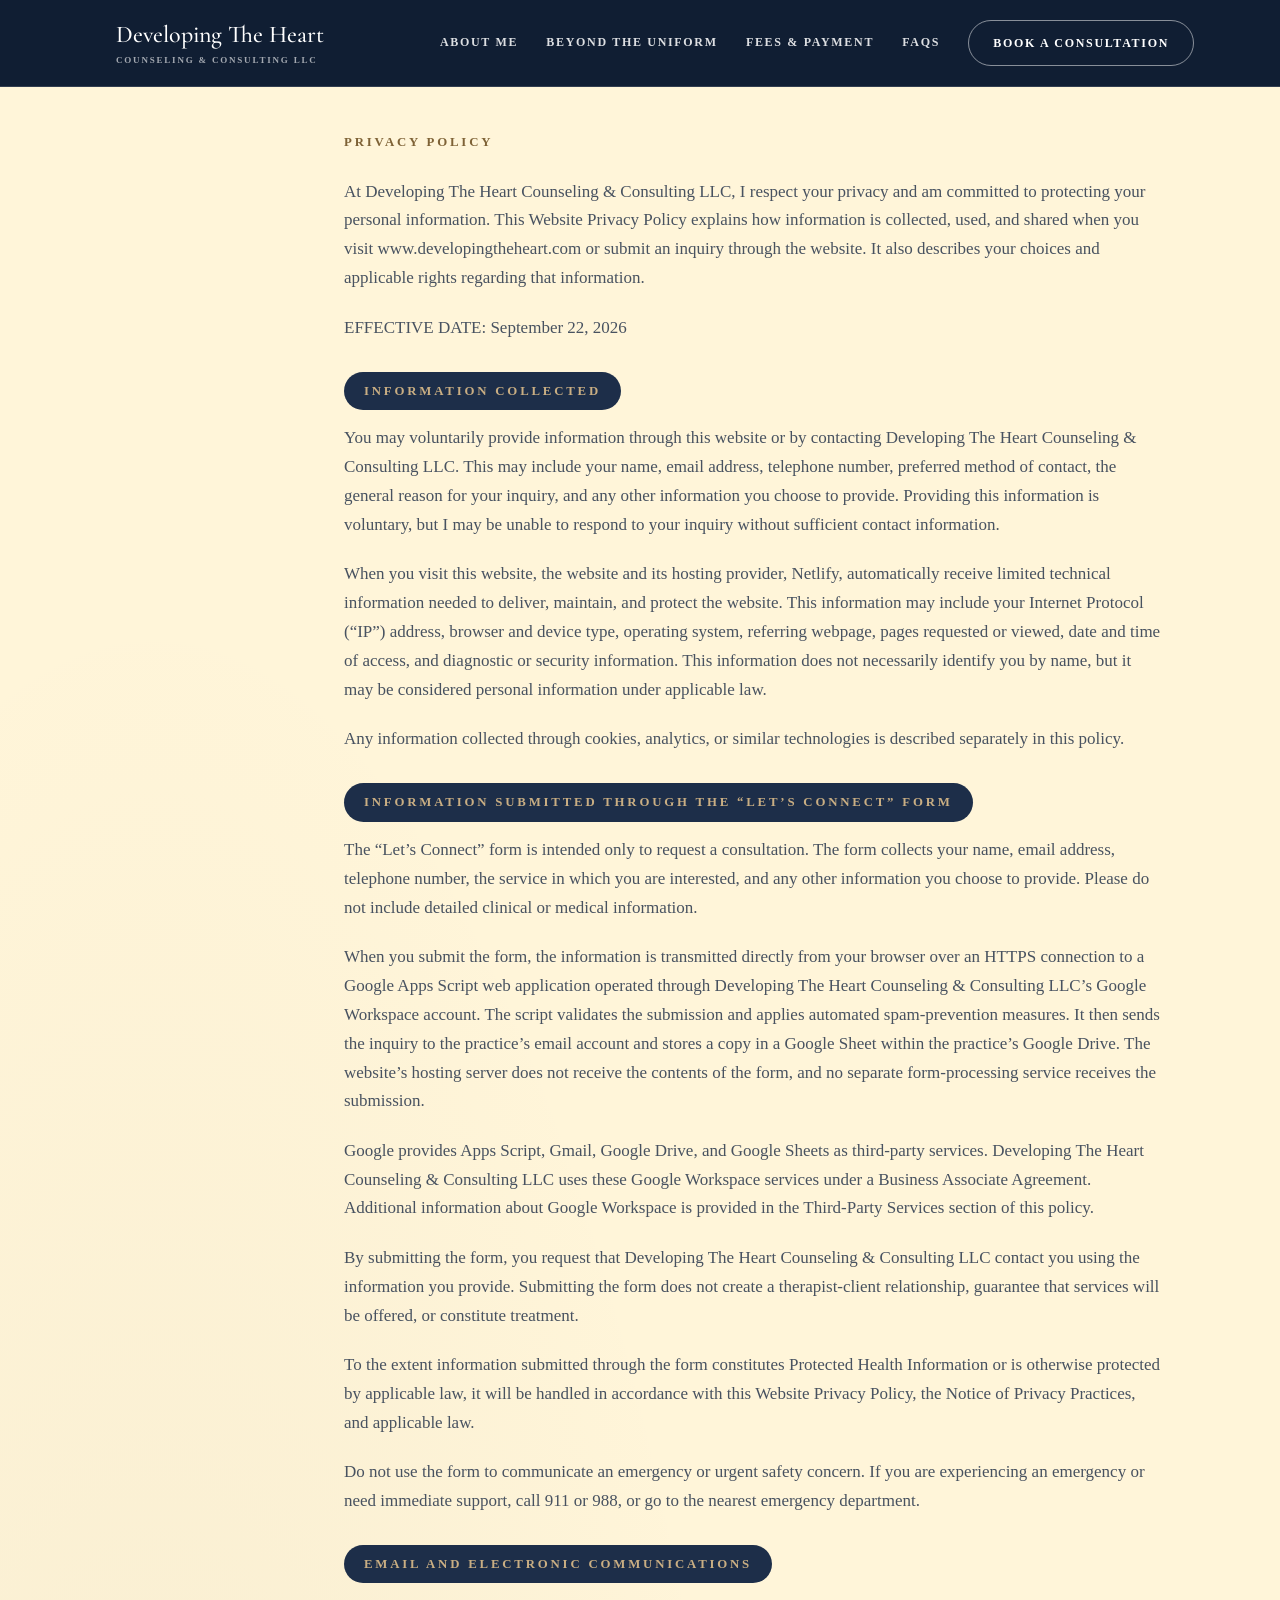
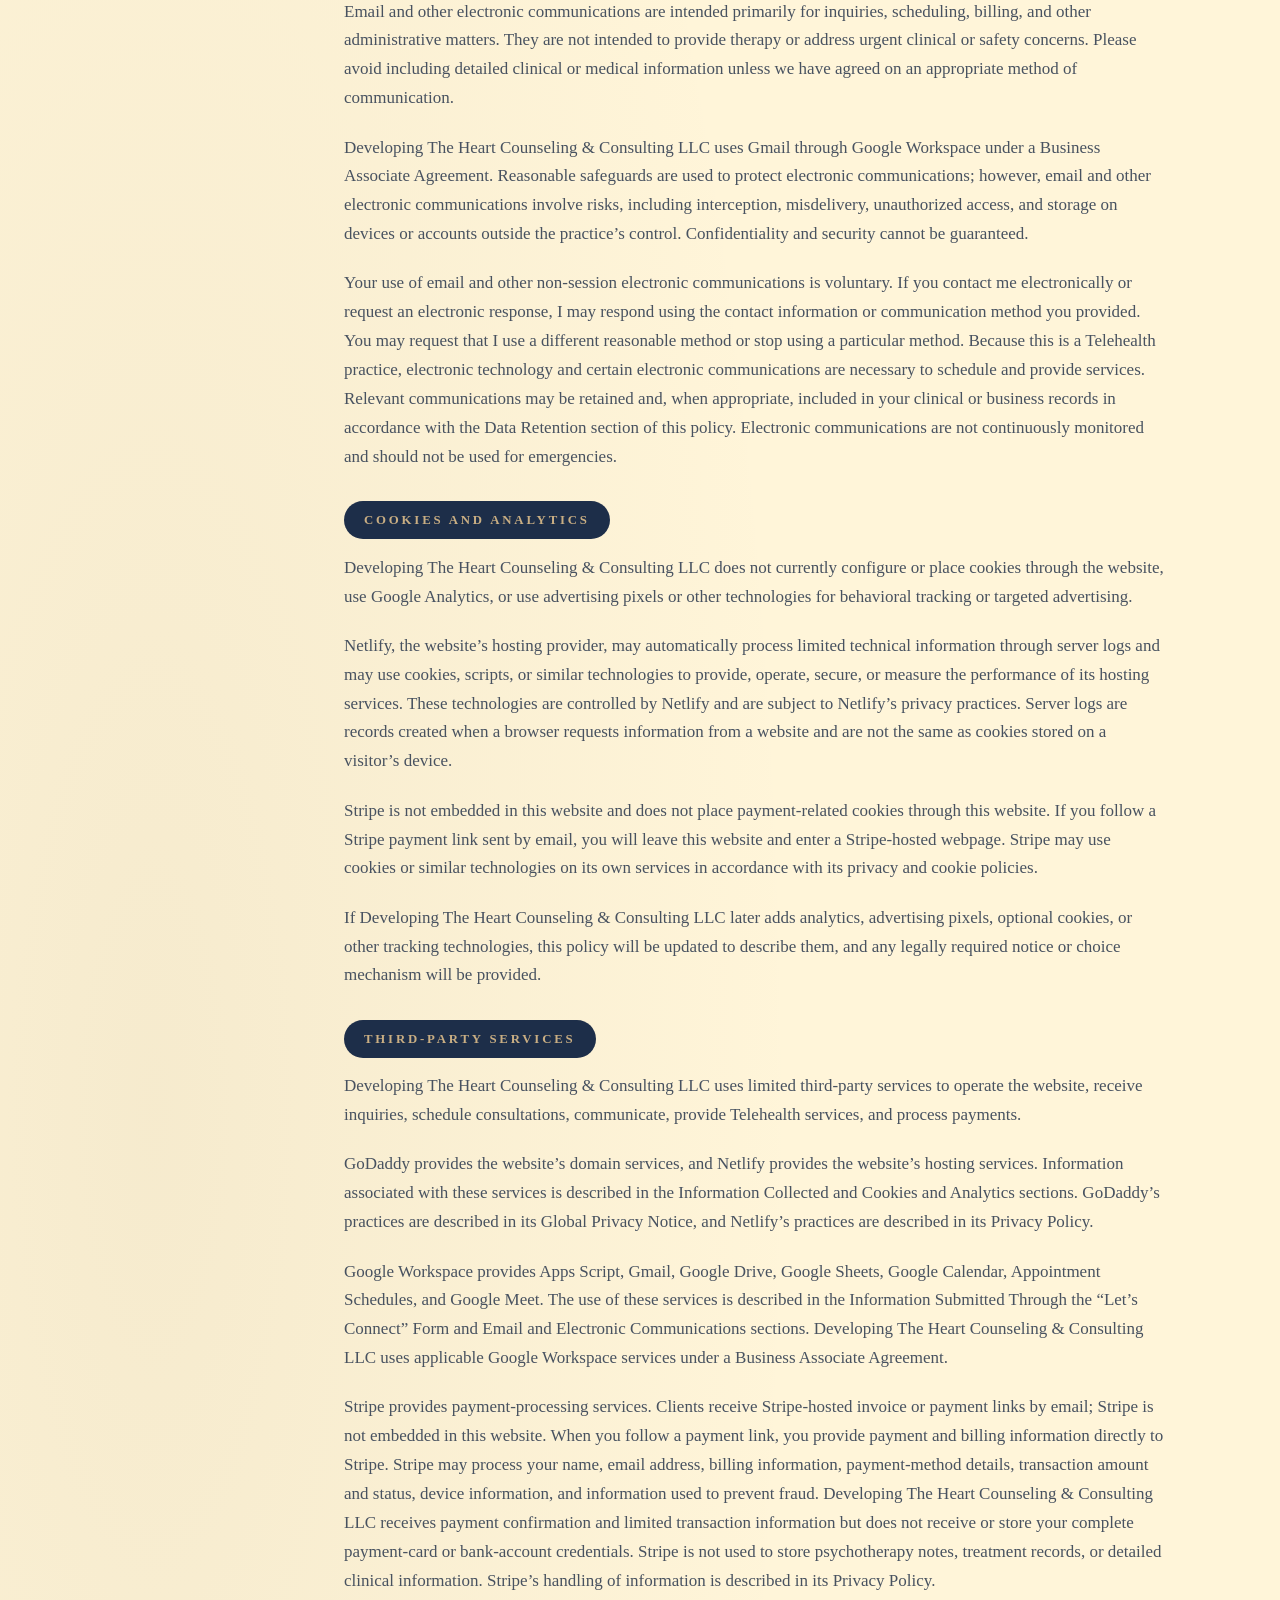
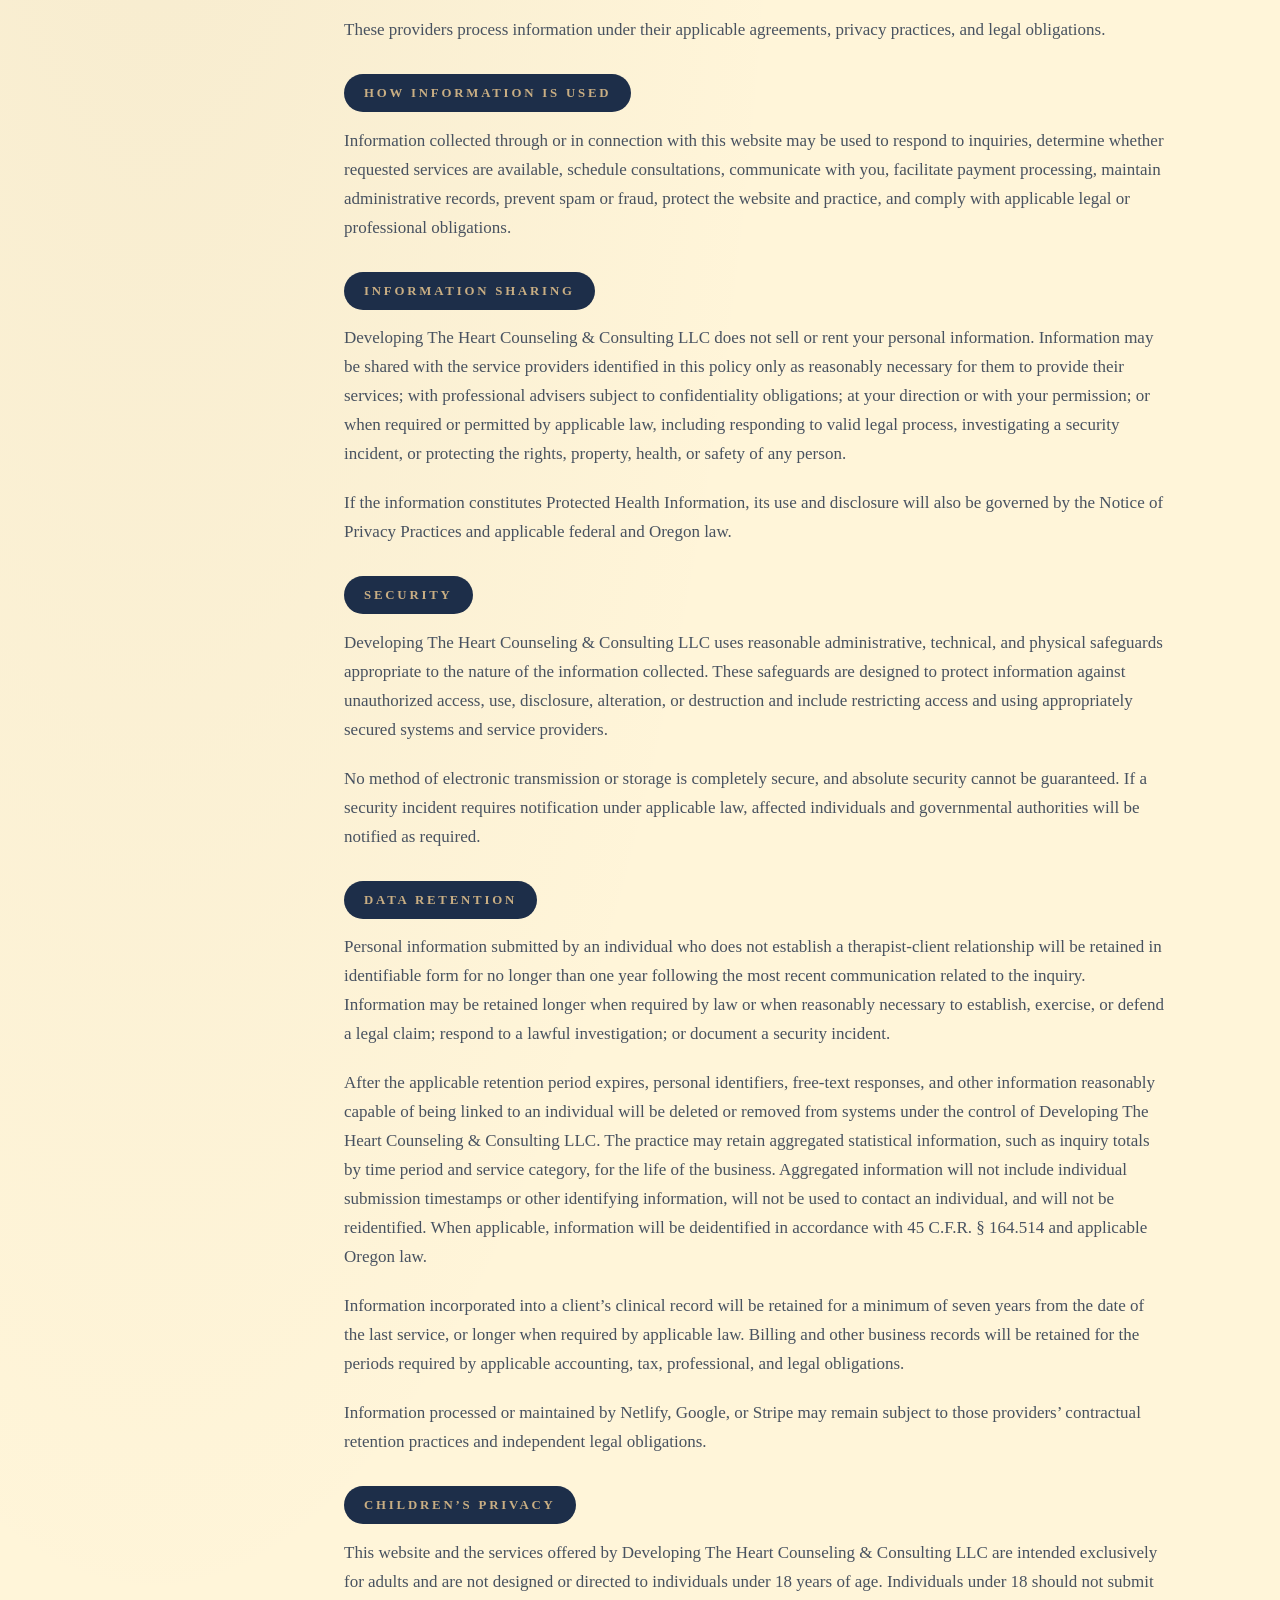
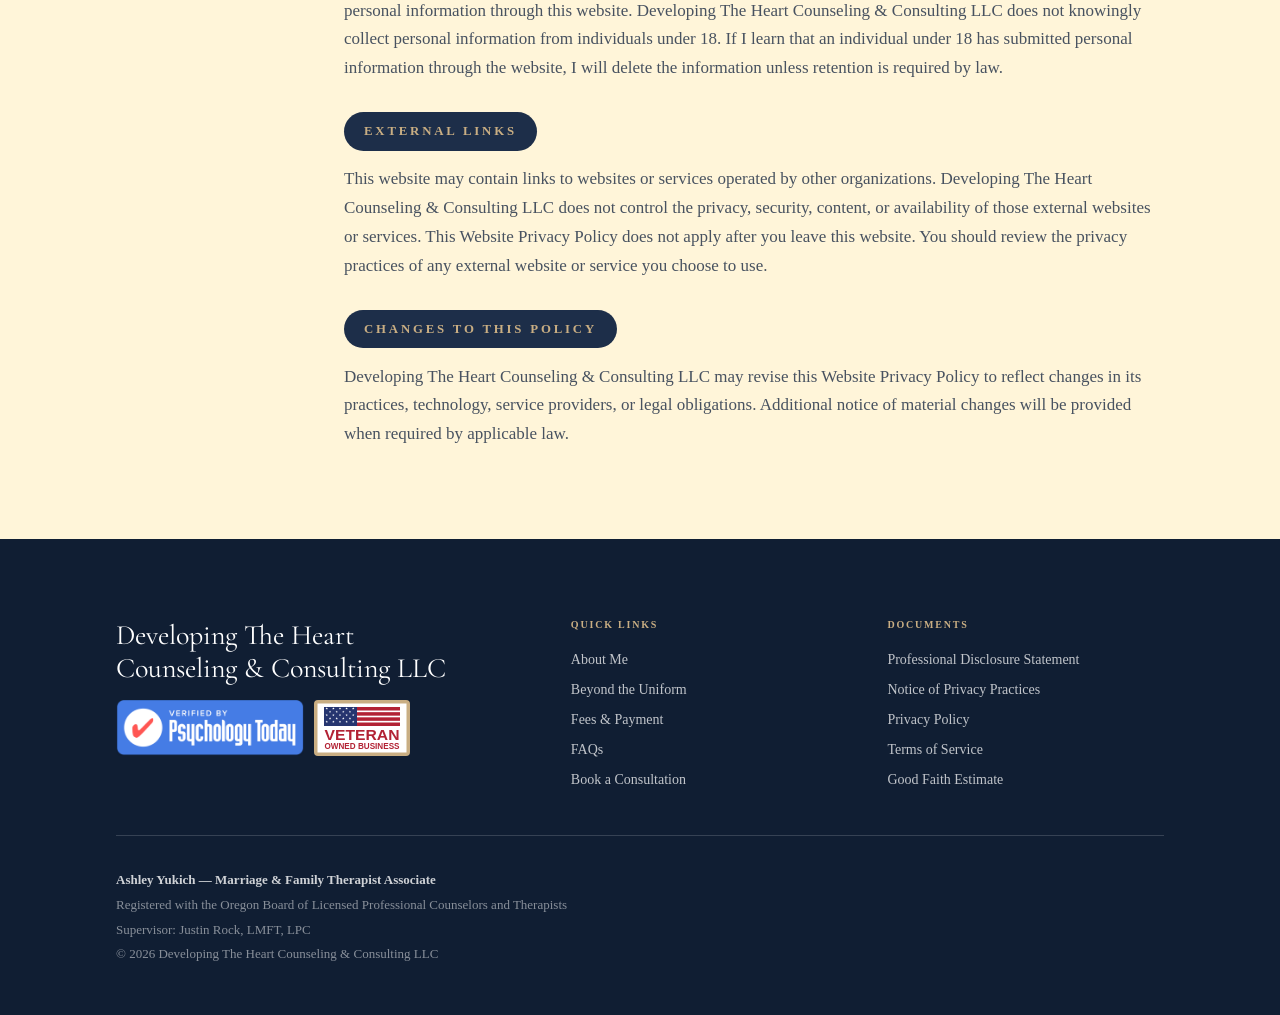
<file: site/privacy-policy.html>
<!DOCTYPE html>
<html lang="en">
<head>
<meta charset="utf-8">
<meta name="viewport" content="width=device-width, initial-scale=1">
<title>Privacy Policy | Developing The Heart Counseling</title>
<meta name="description" content="Privacy Policy for Developing The Heart Counseling &amp; Consulting LLC.">
<link rel="canonical" href="https://developingtheheart.com/privacy-policy.html">
<meta property="og:type" content="website">
<meta property="og:site_name" content="Developing The Heart Counseling &amp; Consulting">
<meta property="og:title" content="Privacy Policy | Developing The Heart Counseling">
<meta property="og:description" content="Privacy Policy for Developing The Heart Counseling &amp; Consulting LLC.">
<meta property="og:url" content="https://developingtheheart.com/privacy-policy.html">
<meta property="og:image" content="https://developingtheheart.com/img/og-image.png">
<meta name="twitter:card" content="summary_large_image">
<meta name="theme-color" content="#101E33">
<link rel="icon" href="img/favicon.svg" type="image/svg+xml">
<link rel="preconnect" href="https://fonts.googleapis.com">
<link rel="preconnect" href="https://fonts.gstatic.com" crossorigin>
<link href="https://fonts.googleapis.com/css2?family=Cormorant+Garamond:ital,wght@0,300;0,400;0,500;0,600;1,300;1,400&amp;display=swap" rel="stylesheet">
<link rel="stylesheet" href="css/style.css">

</head>
<body>
<a class="skip" href="#main">Skip to content</a>
<header class="nav">
  <div class="wrap nav-in">
    <a class="brand" href="index.html"><b>Developing The Heart</b><small>Counseling &amp; Consulting LLC</small></a>
    <button class="nav-toggle" aria-expanded="false" aria-controls="menu">Menu</button>
    <nav class="nav-links" id="menu" aria-label="Main">
      <a href="about.html">About Me</a>
      <a href="beyond-the-uniform.html">Beyond the Uniform</a>
      <a href="fees.html">Fees &amp; Payment</a>
      <a href="faq.html">FAQs</a>
      <a class="cta" href="contact.html">Book a Consultation</a>
    </nav>
  </div>
</header>
<main id="main">
<section class="band band--paper band--tight-top">
  <div class="wrap doc doc--full-right">
    <span class="eyebrow">Privacy Policy</span>
    <!-- Ashley supplied this intro directly. Still needs her supervisor's or
         an attorney's sign-off before launch — see open-items.md — but it is
         no longer a placeholder. -->
    <p>At Developing The Heart Counseling &amp; Consulting LLC, I respect your privacy and am committed to protecting your personal information. This Website Privacy Policy explains how information is collected, used, and shared when you visit www.developingtheheart.com or submit an inquiry through the website. It also describes your choices and applicable rights regarding that information.</p>
    <p>EFFECTIVE DATE: September 22, 2026</p>

    <h2 class="eyebrow" style="font-size:.8rem;margin-top:.55rem;display:inline-block;color:var(--brass-light);background:var(--navy);padding:.75rem 1.25rem;border-radius:var(--card)">Information Collected</h2>
    <p>You may voluntarily provide information through this website or by contacting Developing The Heart Counseling &amp; Consulting LLC. This may include your name, email address, telephone number, preferred method of contact, the general reason for your inquiry, and any other information you choose to provide. Providing this information is voluntary, but I may be unable to respond to your inquiry without sufficient contact information.</p>

    <p>When you visit this website, the website and its hosting provider, Netlify, automatically receive limited technical information needed to deliver, maintain, and protect the website. This information may include your Internet Protocol (&ldquo;IP&rdquo;) address, browser and device type, operating system, referring webpage, pages requested or viewed, date and time of access, and diagnostic or security information. This information does not necessarily identify you by name, but it may be considered personal information under applicable law.</p>

    <p>Any information collected through cookies, analytics, or similar technologies is described separately in this policy.</p>

    <h2 class="eyebrow" style="font-size:.8rem;margin-top:.55rem;display:inline-block;color:var(--brass-light);background:var(--navy);padding:.75rem 1.25rem;border-radius:var(--card)">Information Submitted Through the &ldquo;Let&rsquo;s Connect&rdquo; Form</h2>
    <p>The &ldquo;Let&rsquo;s Connect&rdquo; form is intended only to request a consultation. The form collects your name, email address, telephone number, the service in which you are interested, and any other information you choose to provide. Please do not include detailed clinical or medical information.</p>

    <p>When you submit the form, the information is transmitted directly from your browser over an HTTPS connection to a Google Apps Script web application operated through Developing The Heart Counseling &amp; Consulting LLC&rsquo;s Google Workspace account. The script validates the submission and applies automated spam-prevention measures. It then sends the inquiry to the practice&rsquo;s email account and stores a copy in a Google Sheet within the practice&rsquo;s Google Drive. The website&rsquo;s hosting server does not receive the contents of the form, and no separate form-processing service receives the submission.</p>

    <p>Google provides Apps Script, Gmail, Google Drive, and Google Sheets as third-party services. Developing The Heart Counseling &amp; Consulting LLC uses these Google Workspace services under a Business Associate Agreement. Additional information about Google Workspace is provided in the Third-Party Services section of this policy.</p>

    <p>By submitting the form, you request that Developing The Heart Counseling &amp; Consulting LLC contact you using the information you provide. Submitting the form does not create a therapist-client relationship, guarantee that services will be offered, or constitute treatment.</p>

    <p>To the extent information submitted through the form constitutes Protected Health Information or is otherwise protected by applicable law, it will be handled in accordance with this Website Privacy Policy, the Notice of Privacy Practices, and applicable law.</p>

    <p>Do not use the form to communicate an emergency or urgent safety concern. If you are experiencing an emergency or need immediate support, call 911 or 988, or go to the nearest emergency department.</p>

    <h2 class="eyebrow" style="font-size:.8rem;margin-top:.55rem;display:inline-block;color:var(--brass-light);background:var(--navy);padding:.75rem 1.25rem;border-radius:var(--card)">Email and Electronic Communications</h2>
    <p>Email and other electronic communications are intended primarily for inquiries, scheduling, billing, and other administrative matters. They are not intended to provide therapy or address urgent clinical or safety concerns. Please avoid including detailed clinical or medical information unless we have agreed on an appropriate method of communication.</p>

    <p>Developing The Heart Counseling &amp; Consulting LLC uses Gmail through Google Workspace under a Business Associate Agreement. Reasonable safeguards are used to protect electronic communications; however, email and other electronic communications involve risks, including interception, misdelivery, unauthorized access, and storage on devices or accounts outside the practice&rsquo;s control. Confidentiality and security cannot be guaranteed.</p>

    <p>Your use of email and other non-session electronic communications is voluntary. If you contact me electronically or request an electronic response, I may respond using the contact information or communication method you provided. You may request that I use a different reasonable method or stop using a particular method. Because this is a Telehealth practice, electronic technology and certain electronic communications are necessary to schedule and provide services. Relevant communications may be retained and, when appropriate, included in your clinical or business records in accordance with the Data Retention section of this policy. Electronic communications are not continuously monitored and should not be used for emergencies.</p>

    <h2 class="eyebrow" style="font-size:.8rem;margin-top:.55rem;display:inline-block;color:var(--brass-light);background:var(--navy);padding:.75rem 1.25rem;border-radius:var(--card)">Cookies and Analytics</h2>
    <p>Developing The Heart Counseling &amp; Consulting LLC does not currently configure or place cookies through the website, use Google Analytics, or use advertising pixels or other technologies for behavioral tracking or targeted advertising.</p>

    <p>Netlify, the website&rsquo;s hosting provider, may automatically process limited technical information through server logs and may use cookies, scripts, or similar technologies to provide, operate, secure, or measure the performance of its hosting services. These technologies are controlled by Netlify and are subject to Netlify&rsquo;s privacy practices. Server logs are records created when a browser requests information from a website and are not the same as cookies stored on a visitor&rsquo;s device.</p>

    <p>Stripe is not embedded in this website and does not place payment-related cookies through this website. If you follow a Stripe payment link sent by email, you will leave this website and enter a Stripe-hosted webpage. Stripe may use cookies or similar technologies on its own services in accordance with its privacy and cookie policies.</p>

    <p>If Developing The Heart Counseling &amp; Consulting LLC later adds analytics, advertising pixels, optional cookies, or other tracking technologies, this policy will be updated to describe them, and any legally required notice or choice mechanism will be provided.</p>

    <h2 class="eyebrow" style="font-size:.8rem;margin-top:.55rem;display:inline-block;color:var(--brass-light);background:var(--navy);padding:.75rem 1.25rem;border-radius:var(--card)">Third-Party Services</h2>
    <p>Developing The Heart Counseling &amp; Consulting LLC uses limited third-party services to operate the website, receive inquiries, schedule consultations, communicate, provide Telehealth services, and process payments.</p>

    <p>GoDaddy provides the website&rsquo;s domain services, and Netlify provides the website&rsquo;s hosting services. Information associated with these services is described in the Information Collected and Cookies and Analytics sections. GoDaddy&rsquo;s practices are described in its Global Privacy Notice, and Netlify&rsquo;s practices are described in its Privacy Policy.</p>

    <p>Google Workspace provides Apps Script, Gmail, Google Drive, Google Sheets, Google Calendar, Appointment Schedules, and Google Meet. The use of these services is described in the Information Submitted Through the &ldquo;Let&rsquo;s Connect&rdquo; Form and Email and Electronic Communications sections. Developing The Heart Counseling &amp; Consulting LLC uses applicable Google Workspace services under a Business Associate Agreement.</p>

    <p>Stripe provides payment-processing services. Clients receive Stripe-hosted invoice or payment links by email; Stripe is not embedded in this website. When you follow a payment link, you provide payment and billing information directly to Stripe. Stripe may process your name, email address, billing information, payment-method details, transaction amount and status, device information, and information used to prevent fraud. Developing The Heart Counseling &amp; Consulting LLC receives payment confirmation and limited transaction information but does not receive or store your complete payment-card or bank-account credentials. Stripe is not used to store psychotherapy notes, treatment records, or detailed clinical information. Stripe&rsquo;s handling of information is described in its Privacy Policy.</p>

    <p>These providers process information under their applicable agreements, privacy practices, and legal obligations.</p>

    <h2 class="eyebrow" style="font-size:.8rem;margin-top:.55rem;display:inline-block;color:var(--brass-light);background:var(--navy);padding:.75rem 1.25rem;border-radius:var(--card)">How Information Is Used</h2>
    <p>Information collected through or in connection with this website may be used to respond to inquiries, determine whether requested services are available, schedule consultations, communicate with you, facilitate payment processing, maintain administrative records, prevent spam or fraud, protect the website and practice, and comply with applicable legal or professional obligations.</p>

    <h2 class="eyebrow" style="font-size:.8rem;margin-top:.55rem;display:inline-block;color:var(--brass-light);background:var(--navy);padding:.75rem 1.25rem;border-radius:var(--card)">Information Sharing</h2>
    <p>Developing The Heart Counseling &amp; Consulting LLC does not sell or rent your personal information. Information may be shared with the service providers identified in this policy only as reasonably necessary for them to provide their services; with professional advisers subject to confidentiality obligations; at your direction or with your permission; or when required or permitted by applicable law, including responding to valid legal process, investigating a security incident, or protecting the rights, property, health, or safety of any person.</p>

    <p>If the information constitutes Protected Health Information, its use and disclosure will also be governed by the Notice of Privacy Practices and applicable federal and Oregon law.</p>

    <h2 class="eyebrow" style="font-size:.8rem;margin-top:.55rem;display:inline-block;color:var(--brass-light);background:var(--navy);padding:.75rem 1.25rem;border-radius:var(--card)">Security</h2>
    <p>Developing The Heart Counseling &amp; Consulting LLC uses reasonable administrative, technical, and physical safeguards appropriate to the nature of the information collected. These safeguards are designed to protect information against unauthorized access, use, disclosure, alteration, or destruction and include restricting access and using appropriately secured systems and service providers.</p>

    <p>No method of electronic transmission or storage is completely secure, and absolute security cannot be guaranteed. If a security incident requires notification under applicable law, affected individuals and governmental authorities will be notified as required.</p>

    <h2 class="eyebrow" style="font-size:.8rem;margin-top:.55rem;display:inline-block;color:var(--brass-light);background:var(--navy);padding:.75rem 1.25rem;border-radius:var(--card)">Data Retention</h2>
    <p>Personal information submitted by an individual who does not establish a therapist-client relationship will be retained in identifiable form for no longer than one year following the most recent communication related to the inquiry. Information may be retained longer when required by law or when reasonably necessary to establish, exercise, or defend a legal claim; respond to a lawful investigation; or document a security incident.</p>

    <p>After the applicable retention period expires, personal identifiers, free-text responses, and other information reasonably capable of being linked to an individual will be deleted or removed from systems under the control of Developing The Heart Counseling &amp; Consulting LLC. The practice may retain aggregated statistical information, such as inquiry totals by time period and service category, for the life of the business. Aggregated information will not include individual submission timestamps or other identifying information, will not be used to contact an individual, and will not be reidentified. When applicable, information will be deidentified in accordance with 45 C.F.R. &sect; 164.514 and applicable Oregon law.</p>

    <p>Information incorporated into a client&rsquo;s clinical record will be retained for a minimum of seven years from the date of the last service, or longer when required by applicable law. Billing and other business records will be retained for the periods required by applicable accounting, tax, professional, and legal obligations.</p>

    <p>Information processed or maintained by Netlify, Google, or Stripe may remain subject to those providers&rsquo; contractual retention practices and independent legal obligations.</p>

    <h2 class="eyebrow" style="font-size:.8rem;margin-top:.55rem;display:inline-block;color:var(--brass-light);background:var(--navy);padding:.75rem 1.25rem;border-radius:var(--card)">Children&rsquo;s Privacy</h2>
    <p>This website and the services offered by Developing The Heart Counseling &amp; Consulting LLC are intended exclusively for adults and are not designed or directed to individuals under 18 years of age. Individuals under 18 should not submit personal information through this website. Developing The Heart Counseling &amp; Consulting LLC does not knowingly collect personal information from individuals under 18. If I learn that an individual under 18 has submitted personal information through the website, I will delete the information unless retention is required by law.</p>

    <h2 class="eyebrow" style="font-size:.8rem;margin-top:.55rem;display:inline-block;color:var(--brass-light);background:var(--navy);padding:.75rem 1.25rem;border-radius:var(--card)">External Links</h2>
    <p>This website may contain links to websites or services operated by other organizations. Developing The Heart Counseling &amp; Consulting LLC does not control the privacy, security, content, or availability of those external websites or services. This Website Privacy Policy does not apply after you leave this website. You should review the privacy practices of any external website or service you choose to use.</p>

    <h2 class="eyebrow" style="font-size:.8rem;margin-top:.55rem;display:inline-block;color:var(--brass-light);background:var(--navy);padding:.75rem 1.25rem;border-radius:var(--card)">Changes to This Policy</h2>
    <p>Developing The Heart Counseling &amp; Consulting LLC may revise this Website Privacy Policy to reflect changes in its practices, technology, service providers, or legal obligations. Additional notice of material changes will be provided when required by applicable law.</p>

  </div>
</section>
</main>
<footer class="foot">
  <div class="wrap">
    <div class="foot-top">
      <div>
        <p class="foot-brand">Developing The Heart<br>Counseling &amp; Consulting LLC</p>
        <div class="foot-badges">
          <a class="foot-badge foot-badge--img" href="https://www.psychologytoday.com/profile/1833487"
             target="_blank" rel="noopener">
            <img src="img/Psychology%20Today%20Website%20Badge.webp"
                 alt="Verified by Psychology Today" width="1744" height="520"
                 loading="lazy" decoding="async">
          </a>
          <!-- Not a link: this badge states a fact about the practice. Drawn as
               inline SVG rather than using img/Veteran Owned Badge.png so it stays
               sharp at any density, carries no download weight, and has no stray
               background around its edges on the navy footer. -->
          <span class="foot-badge foot-badge--seal">
            <svg class="seal" viewBox="0 0 192 112" focusable="false" role="img" aria-label="Veteran owned business">
              <defs><path id="vst" d="M0-1 .2245-.309.9511-.309.3633.118.5878.809 0 .382-.5878.809-.3633.118-.9511-.309-.2245-.309Z"/></defs>
              <rect width="192" height="112" rx="3" fill="#C9AE83"/>
              <rect x="7" y="7" width="178" height="98" fill="#fff"/>
              <rect x="86" y="14.00" width="86" height="7" fill="#B22234"/>
              <rect x="86" y="24.33" width="86" height="7" fill="#B22234"/>
              <rect x="86" y="34.66" width="86" height="7" fill="#B22234"/>
              <rect x="86" y="44.99" width="86" height="7" fill="#B22234"/>
              <rect x="20" y="14" width="66" height="38" fill="#26356F"/>
              <g fill="#fff">
                <use href="#vst" transform="translate(25.5 17.0) scale(2.6)"/>
                <use href="#vst" transform="translate(38.8 17.0) scale(2.6)"/>
                <use href="#vst" transform="translate(52.0 17.0) scale(2.6)"/>
                <use href="#vst" transform="translate(65.2 17.0) scale(2.6)"/>
                <use href="#vst" transform="translate(78.5 17.0) scale(2.6)"/>
                <use href="#vst" transform="translate(32.1 23.6) scale(2.6)"/>
                <use href="#vst" transform="translate(45.4 23.6) scale(2.6)"/>
                <use href="#vst" transform="translate(58.6 23.6) scale(2.6)"/>
                <use href="#vst" transform="translate(71.9 23.6) scale(2.6)"/>
                <use href="#vst" transform="translate(25.5 30.2) scale(2.6)"/>
                <use href="#vst" transform="translate(38.8 30.2) scale(2.6)"/>
                <use href="#vst" transform="translate(52.0 30.2) scale(2.6)"/>
                <use href="#vst" transform="translate(65.2 30.2) scale(2.6)"/>
                <use href="#vst" transform="translate(78.5 30.2) scale(2.6)"/>
                <use href="#vst" transform="translate(32.1 36.8) scale(2.6)"/>
                <use href="#vst" transform="translate(45.4 36.8) scale(2.6)"/>
                <use href="#vst" transform="translate(58.6 36.8) scale(2.6)"/>
                <use href="#vst" transform="translate(71.9 36.8) scale(2.6)"/>
                <use href="#vst" transform="translate(25.5 43.4) scale(2.6)"/>
                <use href="#vst" transform="translate(38.8 43.4) scale(2.6)"/>
                <use href="#vst" transform="translate(52.0 43.4) scale(2.6)"/>
                <use href="#vst" transform="translate(65.2 43.4) scale(2.6)"/>
                <use href="#vst" transform="translate(78.5 43.4) scale(2.6)"/>
              </g>
              <text x="96" y="79" text-anchor="middle" textLength="150" lengthAdjust="spacingAndGlyphs"
                    font-family="'Arial Narrow',Impact,'Helvetica Neue',Arial,sans-serif"
                    font-weight="800" font-size="30" fill="#B22234">VETERAN</text>
              <text x="96" y="98" text-anchor="middle" textLength="150" lengthAdjust="spacingAndGlyphs"
                    font-family="'Arial Narrow',Impact,'Helvetica Neue',Arial,sans-serif"
                    font-weight="800" font-size="17" fill="#B22234">OWNED BUSINESS</text>
            </svg>
          </span>
        </div>
      </div>
      <div>
        <h4>Quick Links</h4>
        <a href="about.html">About Me</a>
        <a href="beyond-the-uniform.html">Beyond the Uniform</a>
        <a href="fees.html">Fees &amp; Payment</a>
        <a href="faq.html">FAQs</a>
        <a href="contact.html">Book a Consultation</a>
      </div>
      <div>
        <h4>Documents</h4>
        <a href="professional-disclosure-statement.html">Professional Disclosure Statement</a>
        <a href="notice-of-privacy-practices.html">Notice of Privacy Practices</a>
        <a href="privacy-policy.html">Privacy Policy</a>
        <a href="terms-of-service.html">Terms of Service</a>
        <a href="good-faith-estimate.html">Good Faith Estimate</a>
      </div>
    </div>
    <div class="foot-legal">
      <b>Ashley Yukich &mdash; Marriage &amp; Family Therapist Associate</b><br>
      Registered with the Oregon Board of Licensed Professional Counselors and Therapists<br>
      Supervisor: Justin Rock, LMFT, LPC<br>
      &copy; 2026 Developing The Heart Counseling &amp; Consulting LLC
    </div>

  </div>
</footer>
<script src="js/main.js" defer></script>
</body>
</html>
</file>
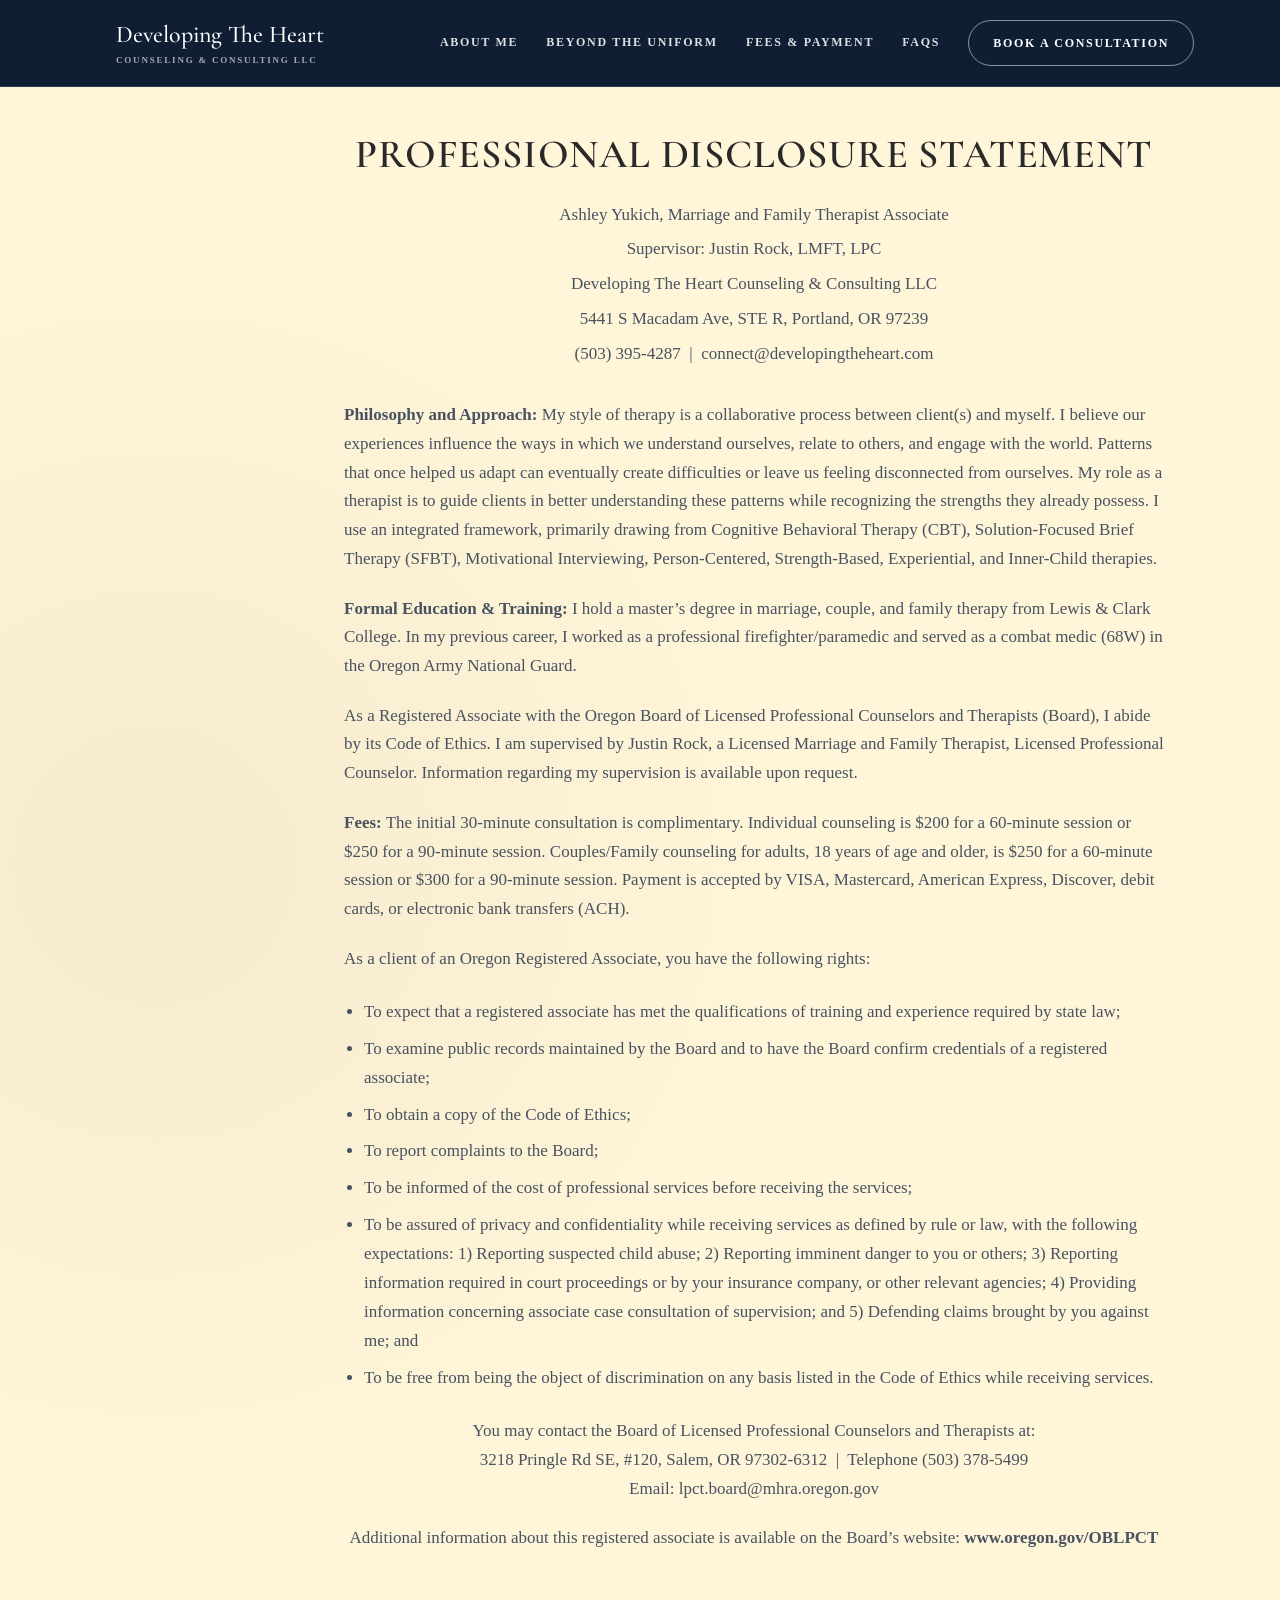
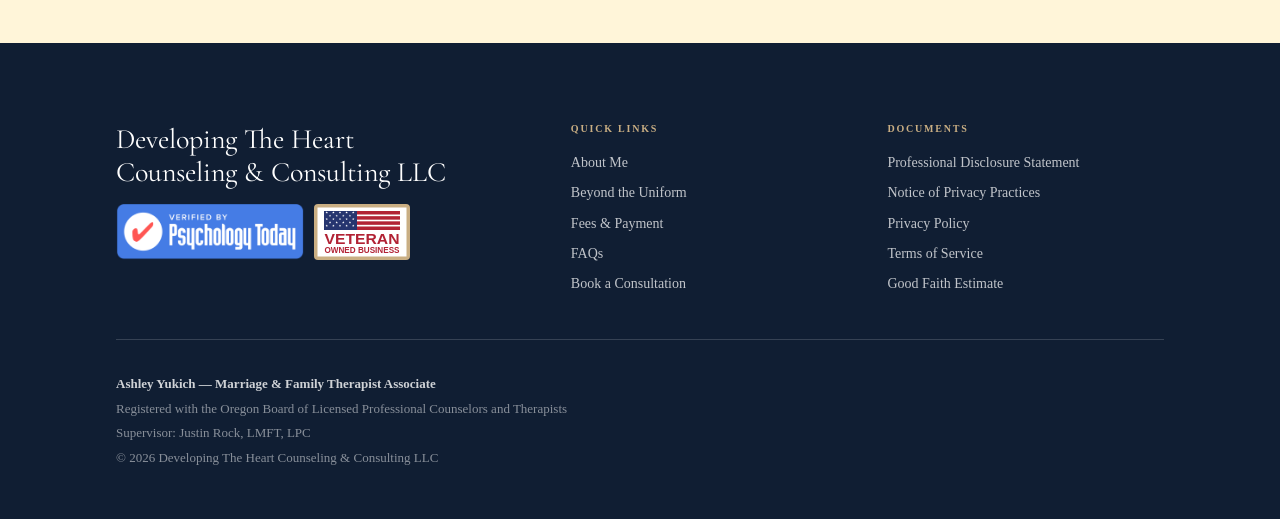
<file: site/professional-disclosure-statement.html>
<!DOCTYPE html>
<html lang="en">
<head>
<meta charset="utf-8">
<meta name="viewport" content="width=device-width, initial-scale=1">
<title>Professional Disclosure Statement | Developing The Heart Counseling</title>
<meta name="description" content="Professional Disclosure Statement for Ashley Yukich, Marriage and Family Therapist Associate, Developing The Heart Counseling &amp; Consulting LLC.">
<link rel="canonical" href="https://developingtheheart.com/professional-disclosure-statement.html">
<meta property="og:type" content="website">
<meta property="og:site_name" content="Developing The Heart Counseling &amp; Consulting">
<meta property="og:title" content="Professional Disclosure Statement | Developing The Heart Counseling">
<meta property="og:description" content="Professional Disclosure Statement for Ashley Yukich, Marriage and Family Therapist Associate.">
<meta property="og:url" content="https://developingtheheart.com/professional-disclosure-statement.html">
<meta property="og:image" content="https://developingtheheart.com/img/og-image.png">
<meta name="twitter:card" content="summary_large_image">
<meta name="theme-color" content="#101E33">
<link rel="icon" href="img/favicon.svg" type="image/svg+xml">
<link rel="preconnect" href="https://fonts.googleapis.com">
<link rel="preconnect" href="https://fonts.gstatic.com" crossorigin>
<link href="https://fonts.googleapis.com/css2?family=Cormorant+Garamond:ital,wght@0,300;0,400;0,500;0,600;1,300;1,400&amp;display=swap" rel="stylesheet">
<link rel="stylesheet" href="css/style.css">

</head>
<body>
<a class="skip" href="#main">Skip to content</a>
<header class="nav">
  <div class="wrap nav-in">
    <a class="brand" href="index.html"><b>Developing The Heart</b><small>Counseling &amp; Consulting LLC</small></a>
    <button class="nav-toggle" aria-expanded="false" aria-controls="menu">Menu</button>
    <nav class="nav-links" id="menu" aria-label="Main">
      <a href="about.html">About Me</a>
      <a href="beyond-the-uniform.html">Beyond the Uniform</a>
      <a href="fees.html">Fees &amp; Payment</a>
      <a href="faq.html">FAQs</a>
      <a class="cta" href="contact.html">Book a Consultation</a>
    </nav>
  </div>
</header>
<main id="main">
<section class="band band--paper band--tight-top">
  <div class="wrap doc doc--full-right doc--no-underline">
    <!-- Ashley supplied this statement's text directly, formatted from her own
         document — it is no longer a placeholder. It still needs her
         supervisor's and the Board's sign-off before launch (see
         open-items.md), and the practice cannot advertise as a registered
         associate at all until OBLPCT registration is approved (open-items.md
         item 1.1) — that gates this page along with everything else.

         The street address below ("5441 S Macadam Ave, STE R, Portland, OR 97239")
         is now published on a public page. open-items.md item 2.1 records
         privacy of her home address as her stated #1 concern and that the
         business-address strategy was still an open decision — confirm this
         is the intended public mailbox/registered address before launch, not
         a home address. -->
    <div style="text-align:center">
      <h1 style="font-size:clamp(1.75rem,4vw,2.5rem);font-weight:600;letter-spacing:.02em;margin-bottom:1.5rem">PROFESSIONAL DISCLOSURE STATEMENT</h1>
      <p style="margin:0 0 .35em">Ashley Yukich, <br class="pds-br">Marriage and Family Therapist Associate</p>
      <p style="margin:0 0 .35em">Supervisor: Justin Rock, LMFT, LPC</p>
      <p style="margin:0 0 .35em">Developing The Heart <br class="pds-br">Counseling &amp; Consulting LLC</p>
      <p style="margin:0 0 .35em">5441 S Macadam Ave, STE R<span class="pds-wide">, </span><br class="pds-br">Portland, OR 97239</p>
      <p style="margin:0 0 2rem"><span class="pds-wide">(503) 395-4287 &nbsp;|&nbsp; connect@developingtheheart.com</span><span class="pds-narrow"><a href="tel:+15033954287">(503) 395-4287</a><br><a href="mailto:connect@developingtheheart.com">connect@developingtheheart.com</a></span></p>
    </div>

    <p><strong>Philosophy and Approach:</strong> My style of therapy is a collaborative process between client(s) and myself. I believe our experiences influence the ways in which we understand ourselves, relate to others, and engage with the world. Patterns that once helped us adapt can eventually create difficulties or leave us feeling disconnected from ourselves. My role as a therapist is to guide clients in better understanding these patterns while recognizing the strengths they already possess. I use an integrated framework, primarily drawing from Cognitive Behavioral Therapy (CBT), Solution-Focused Brief Therapy (SFBT), Motivational Interviewing, Person-Centered, Strength-Based, Experiential, and Inner-Child therapies.</p>

    <p><strong>Formal Education &amp; Training:</strong> I hold a master&rsquo;s degree in marriage, couple, and family therapy from Lewis &amp; Clark College. In my previous career, I worked as a professional firefighter/paramedic and served as a combat medic (68W) in the Oregon Army National Guard.</p>

    <p>As a Registered Associate with the Oregon Board of Licensed Professional Counselors and Therapists (Board), I abide by its Code of Ethics. I am supervised by Justin Rock, a Licensed Marriage and Family Therapist, Licensed Professional Counselor. Information regarding my supervision is available upon request.</p>

    <p><strong>Fees:</strong> The initial 30-minute consultation is complimentary. Individual counseling is $200 for a 60-minute session or $250 for a 90-minute session. Couples/Family counseling for adults, 18 years of age and older, is $250 for a 60-minute session or $300 for a 90-minute session. Payment is accepted by VISA, Mastercard, American Express, Discover, debit cards, or electronic bank transfers (ACH).</p>

    <p>As a client of an Oregon Registered Associate, you have the following rights:</p>
    <ul>
      <li>To expect that a registered associate has met the qualifications of training and experience required by state law;</li>
      <li>To examine public records maintained by the Board and to have the Board confirm credentials of a registered associate;</li>
      <li>To obtain a copy of the Code of Ethics;</li>
      <li>To report complaints to the Board;</li>
      <li>To be informed of the cost of professional services before receiving the services;</li>
      <li>To be assured of privacy and confidentiality while receiving services as defined by rule or law, with the following expectations: 1) Reporting suspected child abuse; 2) Reporting imminent danger to you or others; 3) Reporting information required in court proceedings or by your insurance company, or other relevant agencies; 4) Providing information concerning associate case consultation of supervision; and 5) Defending claims brought by you against me; and</li>
      <li>To be free from being the object of discrimination on any basis listed in the Code of Ethics while receiving services.</li>
    </ul>

    <div style="text-align:center">
      <p>You may contact the Board of Licensed Professional Counselors and Therapists at:<br>
        3218 Pringle Rd SE, #120, Salem, OR 97302-6312<span class="pds-wide"> &nbsp;|&nbsp; Telephone (503) 378-5499</span><span class="pds-narrow"><br>Telephone <a href="tel:+15033785499">(503) 378-5499</a></span><br>
        Email: <span class="pds-wide">lpct.board@mhra.oregon.gov</span><span class="pds-narrow"><a href="mailto:lpct.board@mhra.oregon.gov">lpct.board@mhra.oregon.gov</a></span></p>

      <p>Additional information about this registered associate is available on the Board&rsquo;s website: <a href="https://www.oregon.gov/OBLPCT" target="_blank" rel="noopener">www.oregon.gov/OBLPCT</a></p>
    </div>
  </div>
</section>
</main>
<footer class="foot">
  <div class="wrap">
    <div class="foot-top">
      <div>
        <p class="foot-brand">Developing The Heart<br>Counseling &amp; Consulting LLC</p>
        <div class="foot-badges">
          <a class="foot-badge foot-badge--img" href="https://www.psychologytoday.com/profile/1833487"
             target="_blank" rel="noopener">
            <img src="img/Psychology%20Today%20Website%20Badge.webp"
                 alt="Verified by Psychology Today" width="1744" height="520"
                 loading="lazy" decoding="async">
          </a>
          <!-- Not a link: this badge states a fact about the practice. Drawn as
               inline SVG rather than using img/Veteran Owned Badge.png so it stays
               sharp at any density, carries no download weight, and has no stray
               background around its edges on the navy footer. -->
          <span class="foot-badge foot-badge--seal">
            <svg class="seal" viewBox="0 0 192 112" focusable="false" role="img" aria-label="Veteran owned business">
              <defs><path id="vst" d="M0-1 .2245-.309.9511-.309.3633.118.5878.809 0 .382-.5878.809-.3633.118-.9511-.309-.2245-.309Z"/></defs>
              <rect width="192" height="112" rx="3" fill="#C9AE83"/>
              <rect x="7" y="7" width="178" height="98" fill="#fff"/>
              <rect x="86" y="14.00" width="86" height="7" fill="#B22234"/>
              <rect x="86" y="24.33" width="86" height="7" fill="#B22234"/>
              <rect x="86" y="34.66" width="86" height="7" fill="#B22234"/>
              <rect x="86" y="44.99" width="86" height="7" fill="#B22234"/>
              <rect x="20" y="14" width="66" height="38" fill="#26356F"/>
              <g fill="#fff">
                <use href="#vst" transform="translate(25.5 17.0) scale(2.6)"/>
                <use href="#vst" transform="translate(38.8 17.0) scale(2.6)"/>
                <use href="#vst" transform="translate(52.0 17.0) scale(2.6)"/>
                <use href="#vst" transform="translate(65.2 17.0) scale(2.6)"/>
                <use href="#vst" transform="translate(78.5 17.0) scale(2.6)"/>
                <use href="#vst" transform="translate(32.1 23.6) scale(2.6)"/>
                <use href="#vst" transform="translate(45.4 23.6) scale(2.6)"/>
                <use href="#vst" transform="translate(58.6 23.6) scale(2.6)"/>
                <use href="#vst" transform="translate(71.9 23.6) scale(2.6)"/>
                <use href="#vst" transform="translate(25.5 30.2) scale(2.6)"/>
                <use href="#vst" transform="translate(38.8 30.2) scale(2.6)"/>
                <use href="#vst" transform="translate(52.0 30.2) scale(2.6)"/>
                <use href="#vst" transform="translate(65.2 30.2) scale(2.6)"/>
                <use href="#vst" transform="translate(78.5 30.2) scale(2.6)"/>
                <use href="#vst" transform="translate(32.1 36.8) scale(2.6)"/>
                <use href="#vst" transform="translate(45.4 36.8) scale(2.6)"/>
                <use href="#vst" transform="translate(58.6 36.8) scale(2.6)"/>
                <use href="#vst" transform="translate(71.9 36.8) scale(2.6)"/>
                <use href="#vst" transform="translate(25.5 43.4) scale(2.6)"/>
                <use href="#vst" transform="translate(38.8 43.4) scale(2.6)"/>
                <use href="#vst" transform="translate(52.0 43.4) scale(2.6)"/>
                <use href="#vst" transform="translate(65.2 43.4) scale(2.6)"/>
                <use href="#vst" transform="translate(78.5 43.4) scale(2.6)"/>
              </g>
              <text x="96" y="79" text-anchor="middle" textLength="150" lengthAdjust="spacingAndGlyphs"
                    font-family="'Arial Narrow',Impact,'Helvetica Neue',Arial,sans-serif"
                    font-weight="800" font-size="30" fill="#B22234">VETERAN</text>
              <text x="96" y="98" text-anchor="middle" textLength="150" lengthAdjust="spacingAndGlyphs"
                    font-family="'Arial Narrow',Impact,'Helvetica Neue',Arial,sans-serif"
                    font-weight="800" font-size="17" fill="#B22234">OWNED BUSINESS</text>
            </svg>
          </span>
        </div>
      </div>
      <div>
        <h4>Quick Links</h4>
        <a href="about.html">About Me</a>
        <a href="beyond-the-uniform.html">Beyond the Uniform</a>
        <a href="fees.html">Fees &amp; Payment</a>
        <a href="faq.html">FAQs</a>
        <a href="contact.html">Book a Consultation</a>
      </div>
      <div>
        <h4>Documents</h4>
        <a href="professional-disclosure-statement.html" aria-current="page">Professional Disclosure Statement</a>
        <a href="notice-of-privacy-practices.html">Notice of Privacy Practices</a>
        <a href="privacy-policy.html">Privacy Policy</a>
        <a href="terms-of-service.html">Terms of Service</a>
        <a href="good-faith-estimate.html">Good Faith Estimate</a>
      </div>
    </div>
    <div class="foot-legal">
      <b>Ashley Yukich &mdash; Marriage &amp; Family Therapist Associate</b><br>
      Registered with the Oregon Board of Licensed Professional Counselors and Therapists<br>
      Supervisor: Justin Rock, LMFT, LPC<br>
      &copy; 2026 Developing The Heart Counseling &amp; Consulting LLC
    </div>

  </div>
</footer>
<script src="js/main.js" defer></script>
</body>
</html>
</file>
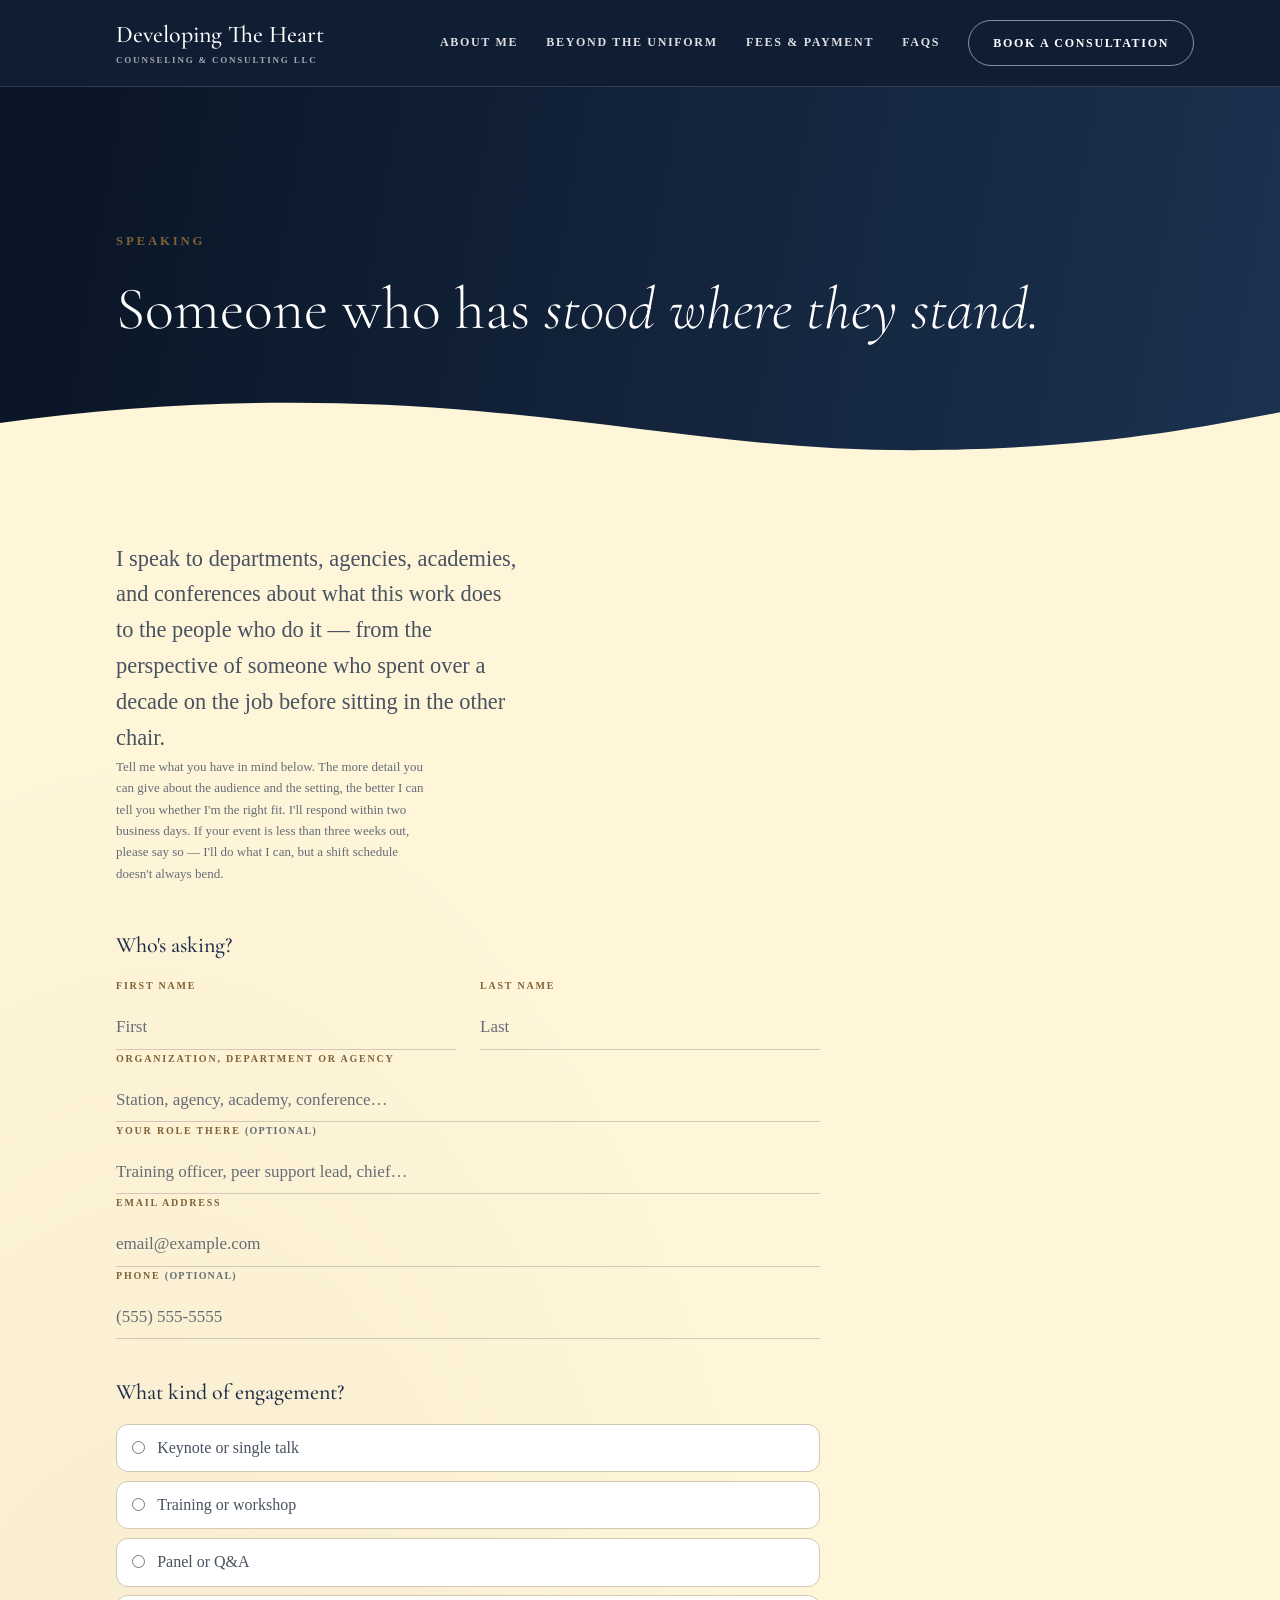
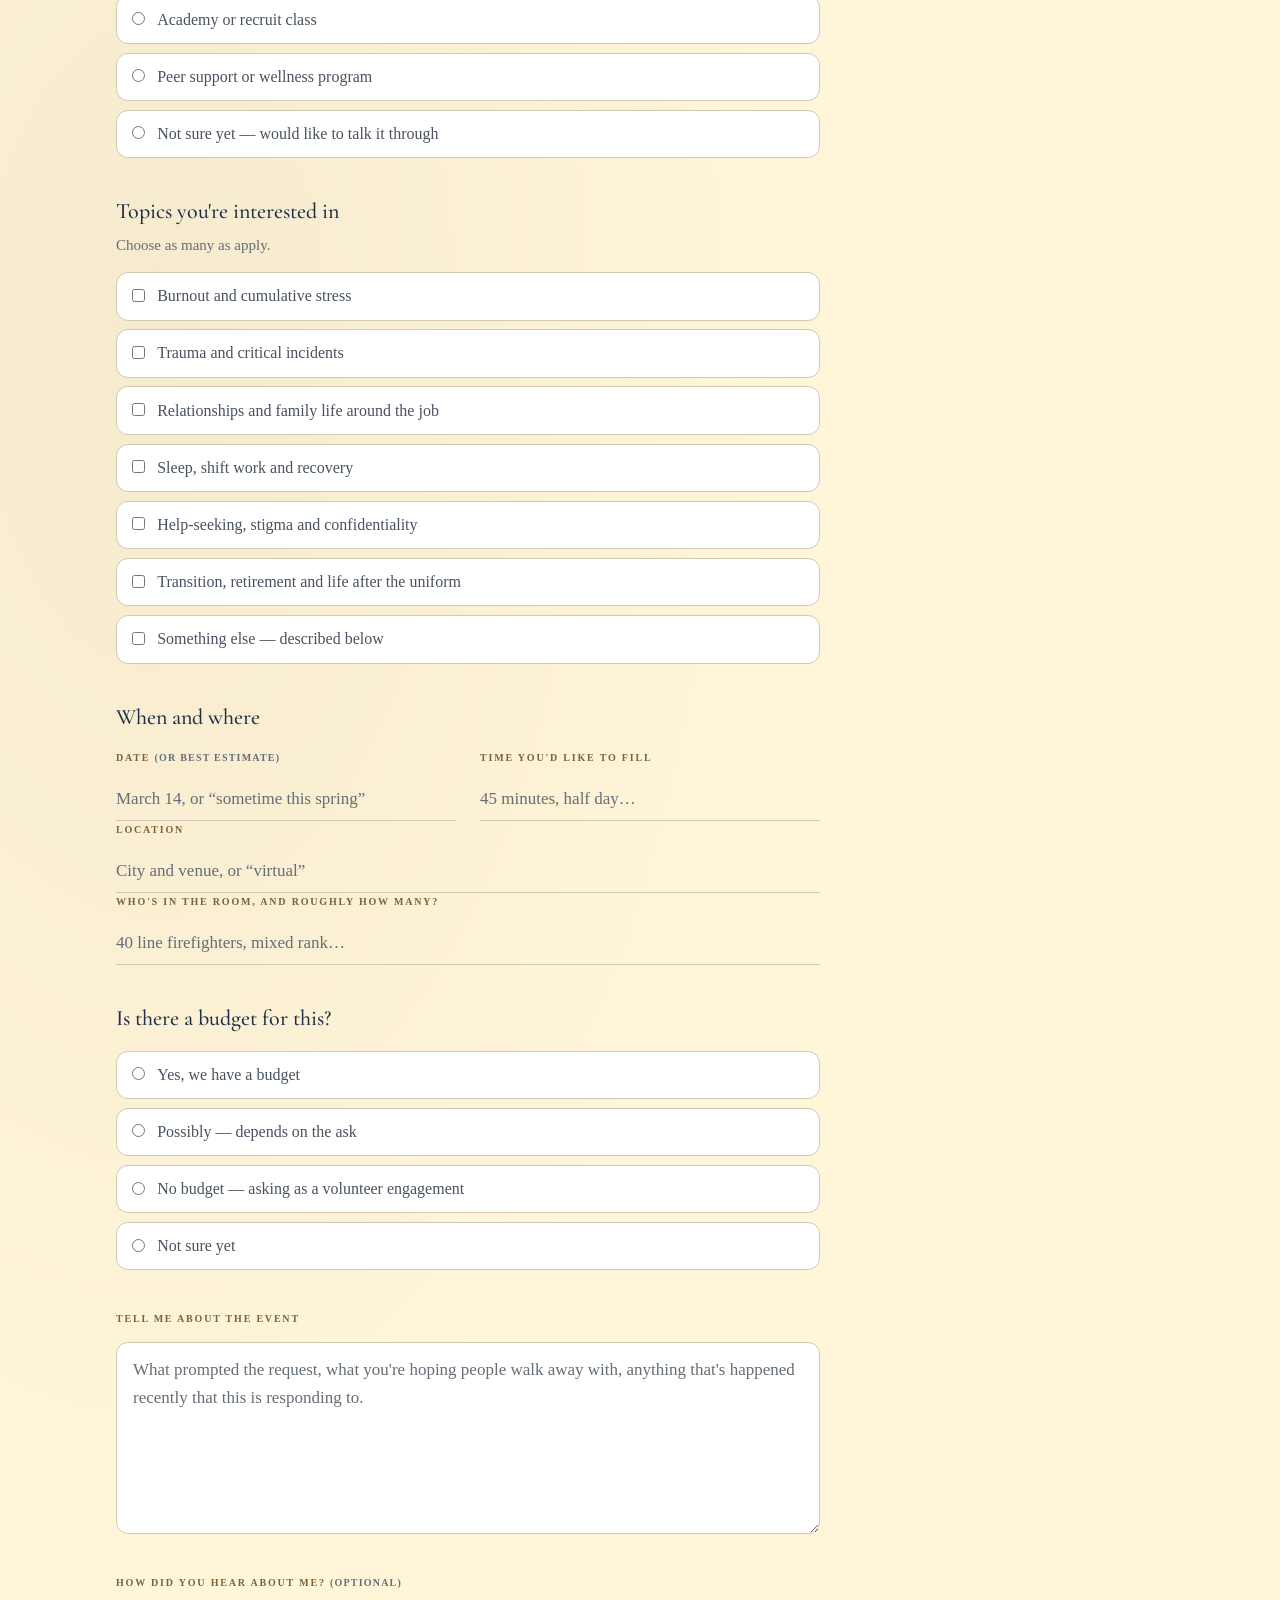
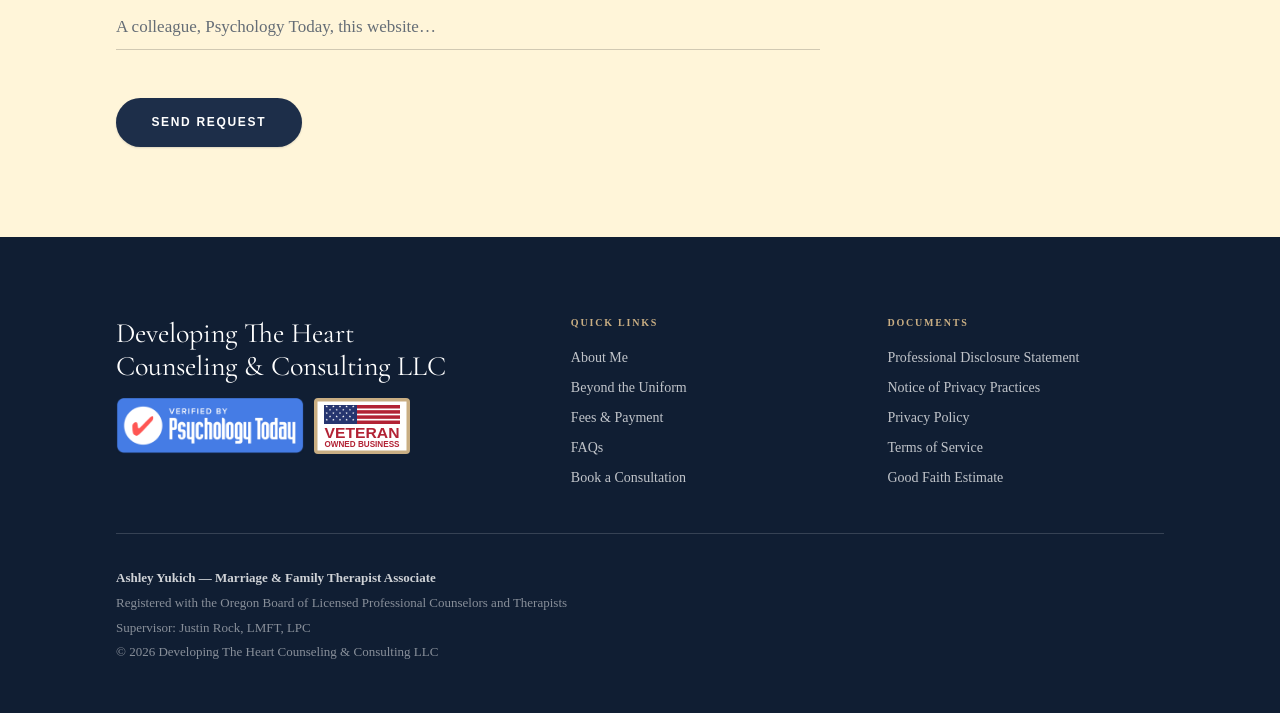
<file: site/speaking.html>
<!DOCTYPE html>
<html lang="en">
<head>
<meta charset="utf-8">
<meta name="viewport" content="width=device-width, initial-scale=1">
<title>Speaking Engagement Requests | Developing The Heart Counseling</title>
<meta name="description" content="Request Ashley Yukich to speak to your department, agency, or organization. A firefighter/paramedic and Army National Guard combat medic turned therapist, speaking on burnout, trauma, and life after the uniform.">
<link rel="canonical" href="https://developingtheheart.com/speaking.html">
<meta property="og:type" content="website">
<meta property="og:site_name" content="Developing The Heart Counseling &amp; Consulting">
<meta property="og:title" content="Speaking Engagement Requests | Developing The Heart Counseling">
<meta property="og:description" content="Request Ashley Yukich to speak to your department, agency, or organization.">
<meta property="og:url" content="https://developingtheheart.com/speaking.html">
<meta property="og:image" content="https://developingtheheart.com/img/og-image.png">
<meta name="twitter:card" content="summary_large_image">
<meta name="theme-color" content="#101E33">
<link rel="icon" href="img/favicon.svg" type="image/svg+xml">
<link rel="preconnect" href="https://fonts.googleapis.com">
<link rel="preconnect" href="https://fonts.gstatic.com" crossorigin>
<link href="https://fonts.googleapis.com/css2?family=Cormorant+Garamond:ital,wght@0,300;0,400;0,500;0,600;1,300;1,400&amp;display=swap" rel="stylesheet">
<link rel="stylesheet" href="css/style.css">

</head>
<body>
<a class="skip" href="#main">Skip to content</a>
<header class="nav">
  <div class="wrap nav-in">
    <a class="brand" href="index.html"><b>Developing The Heart</b><small>Counseling &amp; Consulting LLC</small></a>
    <button class="nav-toggle" aria-expanded="false" aria-controls="menu">Menu</button>
    <nav class="nav-links" id="menu" aria-label="Main">
      <a href="about.html">About Me</a>
      <a href="beyond-the-uniform.html">Beyond the Uniform</a>
      <a href="fees.html">Fees &amp; Payment</a>
      <a href="faq.html">FAQs</a>
      <a class="cta" href="contact.html">Book a Consultation</a>
    </nav>
  </div>
</header>
<main id="main">
<div class="hero hero--short">
  <div class="scrim" style="background:linear-gradient(100deg,rgba(9,20,36,.97),rgba(28,51,82,.92))"></div>
  <div class="hero-in wrap">
    <span class="eyebrow">Speaking</span>
    <h1 class="h1--wide">Someone who has <em>stood where they stand.</em></h1>
  </div>
  <div class="wave wave--over" style="--to:var(--paper)" aria-hidden="true"><svg viewBox="0 0 1440 100" preserveAspectRatio="none" xmlns="http://www.w3.org/2000/svg"><path d="M0,44 C180,6 360,0 540,24 C720,48 864,94 1050,90 C1240,86 1340,54 1440,26 L1440,100 L0,100 Z"/></svg></div>
</div>

<section class="band band--paper band--tight-top">
  <div class="wrap">

    <!-- ------------------------------------------------------------------
         DRAFT COPY. The two paragraphs below and the topic list in the form
         are placeholders holding the right shape — rewrite them in your own
         voice, and cut or add topics to match what you actually want to be
         asked to speak about. The form plumbing works regardless of the words.
         ------------------------------------------------------------------ -->
    <div class="rv" style="max-width:44rem">
      <p class="consult-lede">I speak to departments, agencies, academies, and conferences about what this work does to the people who do it &mdash; from the perspective of someone who spent over a decade on the job before sitting in the other chair.</p>
      <p class="cform-note">Tell me what you have in mind below. The more detail you can give about the audience and the setting, the better I can tell you whether I'm the right fit. I'll respond within two business days. If your event is less than three weeks out, please say so &mdash; I'll do what I can, but a shift schedule doesn't always bend.</p>
    </div>

    <div class="rv survey-wrap">
      <form class="cform survey" id="speaking-form">

        <fieldset class="q">
          <legend class="q-title">Who's asking?</legend>
          <div class="frow">
            <div class="field">
              <label for="spk-first">First name</label>
              <input id="spk-first" name="firstName" type="text" autocomplete="given-name" placeholder="First" maxlength="80" required>
            </div>
            <div class="field">
              <label for="spk-last">Last name</label>
              <input id="spk-last" name="lastName" type="text" autocomplete="family-name" placeholder="Last" maxlength="80" required>
            </div>
          </div>
          <div class="field">
            <label for="spk-org">Organization, department or agency</label>
            <input id="spk-org" name="organization" type="text" autocomplete="organization" placeholder="Station, agency, academy, conference&hellip;" maxlength="140" required>
          </div>
          <div class="field">
            <label for="spk-role">Your role there <span class="opt">(optional)</span></label>
            <input id="spk-role" name="role" type="text" autocomplete="organization-title" placeholder="Training officer, peer support lead, chief&hellip;" maxlength="120">
          </div>
          <div class="field">
            <label for="spk-email">Email address</label>
            <input id="spk-email" name="email" type="email" autocomplete="email" placeholder="email@example.com" maxlength="254" required>
          </div>
          <div class="field">
            <label for="spk-phone">Phone <span class="opt">(optional)</span></label>
            <input id="spk-phone" name="phone" type="tel" autocomplete="tel" placeholder="(555) 555-5555" maxlength="40">
          </div>
        </fieldset>

        <fieldset class="q">
          <legend class="q-title">What kind of engagement?</legend>
          <div class="opts">
            <label class="opt-row"><input type="radio" name="format" value="Keynote or single talk" required><span>Keynote or single talk</span></label>
            <label class="opt-row"><input type="radio" name="format" value="Training or workshop"><span>Training or workshop</span></label>
            <label class="opt-row"><input type="radio" name="format" value="Panel or Q&amp;A"><span>Panel or Q&amp;A</span></label>
            <label class="opt-row"><input type="radio" name="format" value="Academy or recruit class"><span>Academy or recruit class</span></label>
            <label class="opt-row"><input type="radio" name="format" value="Peer support or wellness program"><span>Peer support or wellness program</span></label>
            <label class="opt-row"><input type="radio" name="format" value="Not sure yet"><span>Not sure yet &mdash; would like to talk it through</span></label>
          </div>
        </fieldset>

        <fieldset class="q">
          <legend class="q-title">Topics you're interested in</legend>
          <p class="q-help">Choose as many as apply.</p>
          <div class="opts">
            <label class="opt-row"><input type="checkbox" name="topics" value="Burnout and cumulative stress"><span>Burnout and cumulative stress</span></label>
            <label class="opt-row"><input type="checkbox" name="topics" value="Trauma and critical incidents"><span>Trauma and critical incidents</span></label>
            <label class="opt-row"><input type="checkbox" name="topics" value="Relationships and family life around the job"><span>Relationships and family life around the job</span></label>
            <label class="opt-row"><input type="checkbox" name="topics" value="Sleep, shift work and recovery"><span>Sleep, shift work and recovery</span></label>
            <label class="opt-row"><input type="checkbox" name="topics" value="Help-seeking, stigma and confidentiality"><span>Help-seeking, stigma and confidentiality</span></label>
            <label class="opt-row"><input type="checkbox" name="topics" value="Transition, retirement and life after the uniform"><span>Transition, retirement and life after the uniform</span></label>
            <label class="opt-row"><input type="checkbox" name="topics" value="Something else"><span>Something else &mdash; described below</span></label>
          </div>
        </fieldset>

        <fieldset class="q">
          <legend class="q-title">When and where</legend>
          <div class="frow">
            <div class="field">
              <label for="spk-date">Date <span class="opt">(or best estimate)</span></label>
              <input id="spk-date" name="eventDate" type="text" placeholder="March 14, or &ldquo;sometime this spring&rdquo;" maxlength="120" required>
            </div>
            <div class="field">
              <label for="spk-length">Time you'd like to fill</label>
              <input id="spk-length" name="length" type="text" placeholder="45 minutes, half day&hellip;" maxlength="80">
            </div>
          </div>
          <div class="field">
            <label for="spk-location">Location</label>
            <input id="spk-location" name="location" type="text" placeholder="City and venue, or &ldquo;virtual&rdquo;" maxlength="180" required>
          </div>
          <div class="field">
            <label for="spk-audience">Who's in the room, and roughly how many?</label>
            <input id="spk-audience" name="audience" type="text" placeholder="40 line firefighters, mixed rank&hellip;" maxlength="180" required>
          </div>
        </fieldset>

        <fieldset class="q">
          <legend class="q-title">Is there a budget for this?</legend>
          <div class="opts">
            <label class="opt-row"><input type="radio" name="budget" value="Yes, we have a budget"><span>Yes, we have a budget</span></label>
            <label class="opt-row"><input type="radio" name="budget" value="Possibly, depends on the ask"><span>Possibly &mdash; depends on the ask</span></label>
            <label class="opt-row"><input type="radio" name="budget" value="No budget, asking as a volunteer engagement"><span>No budget &mdash; asking as a volunteer engagement</span></label>
            <label class="opt-row"><input type="radio" name="budget" value="Not sure yet"><span>Not sure yet</span></label>
          </div>
        </fieldset>

        <div class="field q">
          <label for="spk-details">Tell me about the event</label>
          <textarea id="spk-details" name="details" rows="6" maxlength="4000" required placeholder="What prompted the request, what you're hoping people walk away with, anything that's happened recently that this is responding to."></textarea>
        </div>

        <div class="field q">
          <label for="spk-hear">How did you hear about me? <span class="opt">(optional)</span></label>
          <input id="spk-hear" name="referral" type="text" placeholder="A colleague, Psychology Today, this website&hellip;" maxlength="180">
        </div>

        <!-- Honeypot. Hidden from people, irresistible to bots. Do not remove.
             Same field name as the consult form, for the same reason: it matches
             no browser autofill heuristic, so real visitors never trip it. -->
        <div class="hp" aria-hidden="true">
          <label for="dth-ref-2">Leave this field empty</label>
          <input id="dth-ref-2" name="dthRef2" type="text" tabindex="-1"
                 autocomplete="off" aria-hidden="true">
        </div>

        <button class="btn btn-navy" id="speaking-submit" type="submit">Send request</button>

        <p class="cform-error" id="speaking-error" role="alert" hidden></p>
      </form>

      <div class="cform-done" id="speaking-done" role="status" tabindex="-1" hidden>
        <span class="cform-done-mark" aria-hidden="true">
          <!-- Traces img/Check Mark.png: an open ring with the tick's tail sweeping
               up through the gap. Ring in the site navy, tick in the green used by
               the "currently accepting new clients" dot. -->
          <svg viewBox="0 0 48 48" focusable="false">
            <path d="M42.6 20.1A19 19 0 1 1 29.9 5.9" fill="none" stroke="#1D2E49"
                  stroke-width="4.4" stroke-linecap="round"/>
            <path d="M13.5 24.8 22 34.2 40.5 7.4" fill="none" stroke="#3F8F5E"
                  stroke-width="5.2" stroke-linecap="round" stroke-linejoin="round"/>
          </svg>
        </span>
        <h2>Thank you &mdash; <em>your request is on its way.</em></h2>
        <p>I've received the details and will be in touch within two business days. If you don't hear from me, please check your spam folder before assuming it didn't arrive.</p>
      </div>
    </div>

  </div>
</section>

</main>
<footer class="foot">
  <div class="wrap">
    <div class="foot-top">
      <div>
        <p class="foot-brand">Developing The Heart<br>Counseling &amp; Consulting LLC</p>
        <div class="foot-badges">
          <a class="foot-badge foot-badge--img" href="https://www.psychologytoday.com/profile/1833487"
             target="_blank" rel="noopener">
            <img src="img/Psychology%20Today%20Website%20Badge.webp"
                 alt="Verified by Psychology Today" width="1744" height="520"
                 loading="lazy" decoding="async">
          </a>
          <!-- Not a link: this badge states a fact about the practice. Drawn as
               inline SVG rather than using img/Veteran Owned Badge.png so it stays
               sharp at any density, carries no download weight, and has no stray
               background around its edges on the navy footer. -->
          <span class="foot-badge foot-badge--seal">
            <svg class="seal" viewBox="0 0 192 112" focusable="false" role="img" aria-label="Veteran owned business">
              <defs><path id="vst" d="M0-1 .2245-.309.9511-.309.3633.118.5878.809 0 .382-.5878.809-.3633.118-.9511-.309-.2245-.309Z"/></defs>
              <rect width="192" height="112" rx="3" fill="#C9AE83"/>
              <rect x="7" y="7" width="178" height="98" fill="#fff"/>
              <rect x="86" y="14.00" width="86" height="7" fill="#B22234"/>
              <rect x="86" y="24.33" width="86" height="7" fill="#B22234"/>
              <rect x="86" y="34.66" width="86" height="7" fill="#B22234"/>
              <rect x="86" y="44.99" width="86" height="7" fill="#B22234"/>
              <rect x="20" y="14" width="66" height="38" fill="#26356F"/>
              <g fill="#fff">
                <use href="#vst" transform="translate(25.5 17.0) scale(2.6)"/>
                <use href="#vst" transform="translate(38.8 17.0) scale(2.6)"/>
                <use href="#vst" transform="translate(52.0 17.0) scale(2.6)"/>
                <use href="#vst" transform="translate(65.2 17.0) scale(2.6)"/>
                <use href="#vst" transform="translate(78.5 17.0) scale(2.6)"/>
                <use href="#vst" transform="translate(32.1 23.6) scale(2.6)"/>
                <use href="#vst" transform="translate(45.4 23.6) scale(2.6)"/>
                <use href="#vst" transform="translate(58.6 23.6) scale(2.6)"/>
                <use href="#vst" transform="translate(71.9 23.6) scale(2.6)"/>
                <use href="#vst" transform="translate(25.5 30.2) scale(2.6)"/>
                <use href="#vst" transform="translate(38.8 30.2) scale(2.6)"/>
                <use href="#vst" transform="translate(52.0 30.2) scale(2.6)"/>
                <use href="#vst" transform="translate(65.2 30.2) scale(2.6)"/>
                <use href="#vst" transform="translate(78.5 30.2) scale(2.6)"/>
                <use href="#vst" transform="translate(32.1 36.8) scale(2.6)"/>
                <use href="#vst" transform="translate(45.4 36.8) scale(2.6)"/>
                <use href="#vst" transform="translate(58.6 36.8) scale(2.6)"/>
                <use href="#vst" transform="translate(71.9 36.8) scale(2.6)"/>
                <use href="#vst" transform="translate(25.5 43.4) scale(2.6)"/>
                <use href="#vst" transform="translate(38.8 43.4) scale(2.6)"/>
                <use href="#vst" transform="translate(52.0 43.4) scale(2.6)"/>
                <use href="#vst" transform="translate(65.2 43.4) scale(2.6)"/>
                <use href="#vst" transform="translate(78.5 43.4) scale(2.6)"/>
              </g>
              <text x="96" y="79" text-anchor="middle" textLength="150" lengthAdjust="spacingAndGlyphs"
                    font-family="'Arial Narrow',Impact,'Helvetica Neue',Arial,sans-serif"
                    font-weight="800" font-size="30" fill="#B22234">VETERAN</text>
              <text x="96" y="98" text-anchor="middle" textLength="150" lengthAdjust="spacingAndGlyphs"
                    font-family="'Arial Narrow',Impact,'Helvetica Neue',Arial,sans-serif"
                    font-weight="800" font-size="17" fill="#B22234">OWNED BUSINESS</text>
            </svg>
          </span>
        </div>
      </div>
      <div>
        <h4>Quick Links</h4>
        <a href="about.html">About Me</a>
        <a href="beyond-the-uniform.html">Beyond the Uniform</a>
        <a href="fees.html">Fees &amp; Payment</a>
        <a href="faq.html">FAQs</a>
        <a href="contact.html">Book a Consultation</a>
      </div>
      <div>
        <h4>Documents</h4>
        <a href="professional-disclosure-statement.html">Professional Disclosure Statement</a>
        <a href="notice-of-privacy-practices.html">Notice of Privacy Practices</a>
        <a href="privacy-policy.html">Privacy Policy</a>
        <a href="terms-of-service.html">Terms of Service</a>
        <a href="good-faith-estimate.html">Good Faith Estimate</a>
      </div>
    </div>
    <div class="foot-legal">
      <b>Ashley Yukich &mdash; Marriage &amp; Family Therapist Associate</b><br>
      Registered with the Oregon Board of Licensed Professional Counselors and Therapists<br>
      Supervisor: Justin Rock, LMFT, LPC<br>
      &copy; 2026 Developing The Heart Counseling &amp; Consulting LLC
    </div>

  </div>
</footer>
<script src="js/main.js" defer></script>
</body>
</html>
</file>
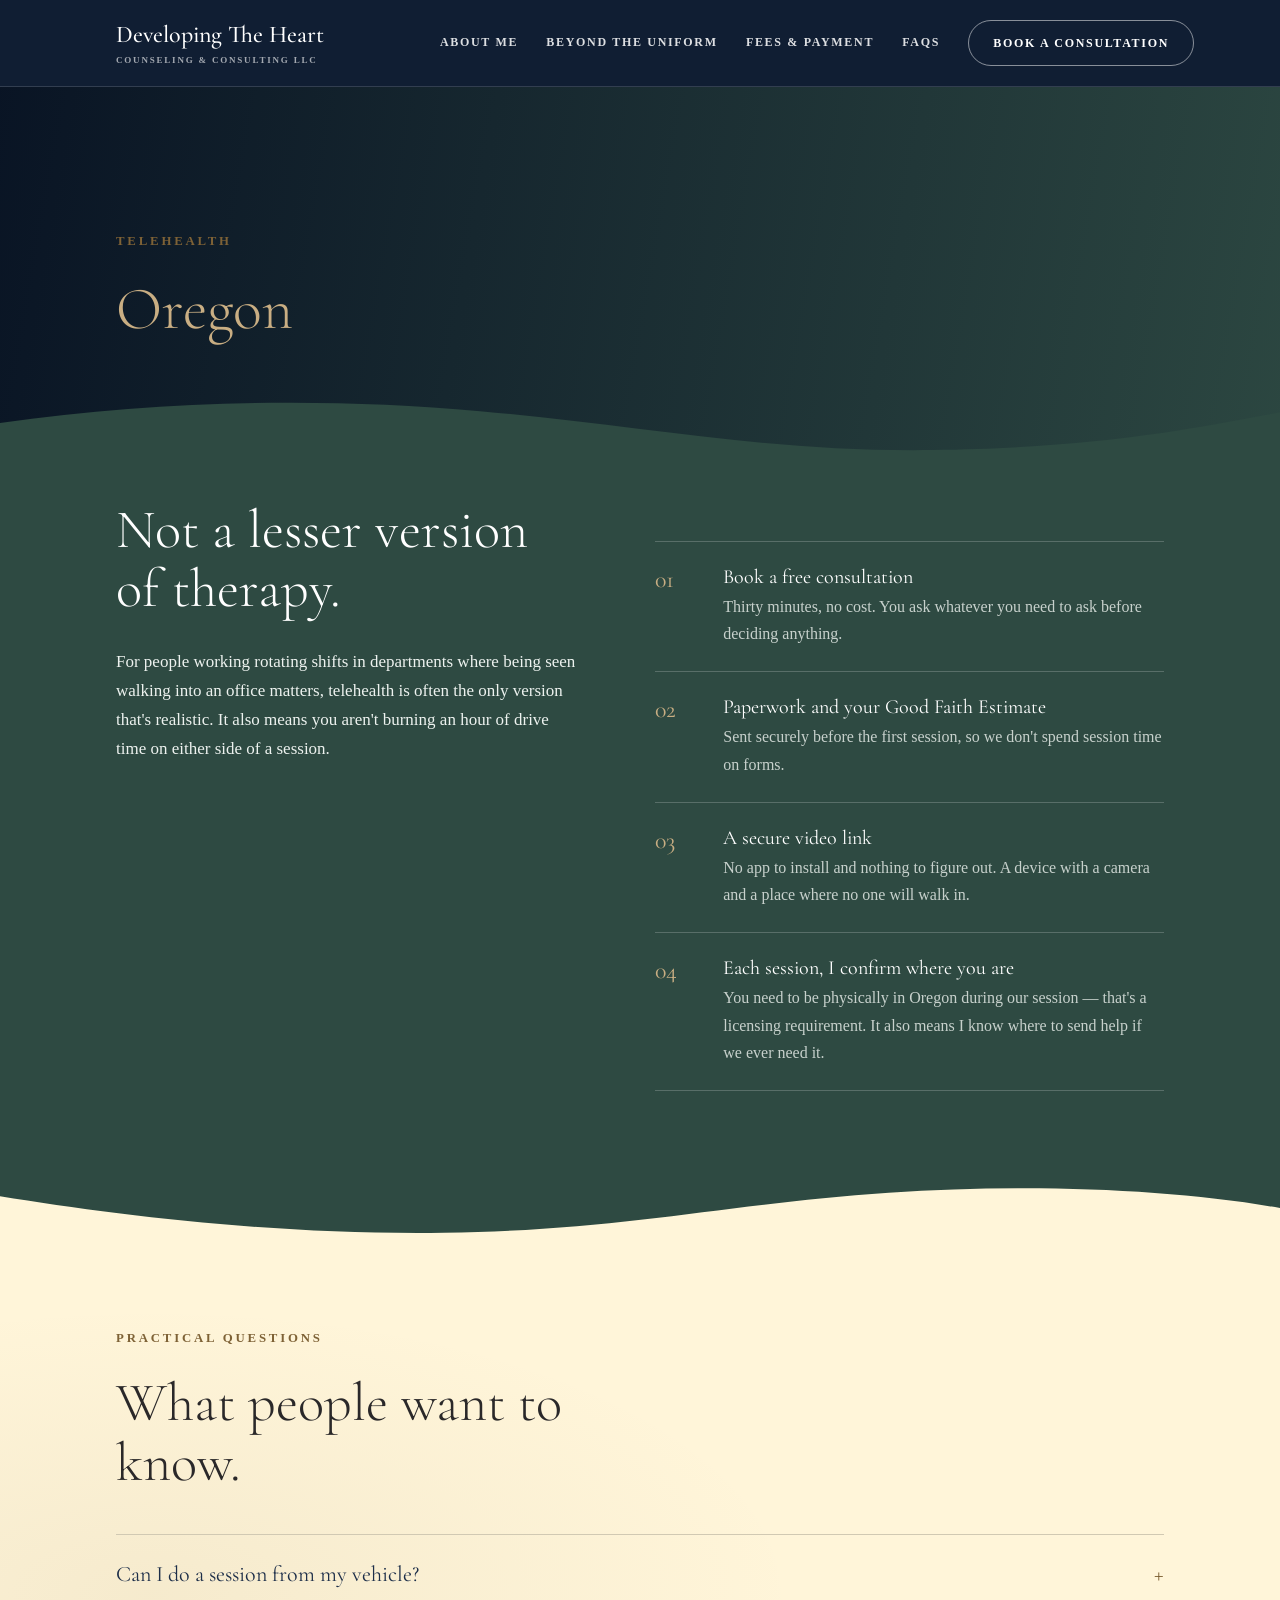
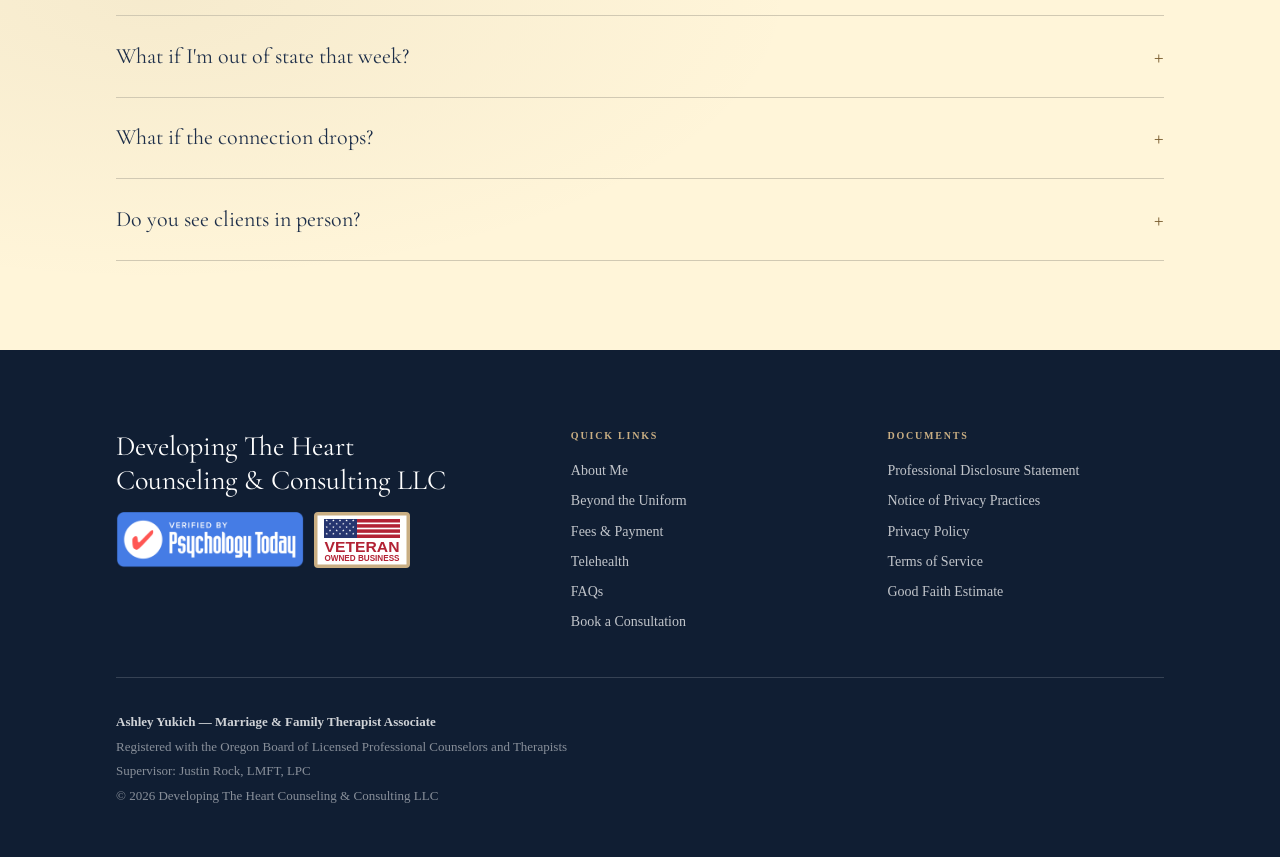
<file: site/telehealth.html>
<!DOCTYPE html>
<html lang="en">
<head>
<meta charset="utf-8">
<meta name="viewport" content="width=device-width, initial-scale=1">
<title>How Telehealth Works | Developing The Heart Counseling</title>
<meta name="description" content="Secure video therapy sessions throughout Oregon. What to expect, what you need, and how sessions work around a shift schedule.">
<link rel="canonical" href="https://developingtheheart.com/telehealth.html">
<meta property="og:type" content="website">
<meta property="og:site_name" content="Developing The Heart Counseling &amp; Consulting">
<meta property="og:title" content="How Telehealth Works | Developing The Heart Counseling">
<meta property="og:description" content="Secure video therapy sessions throughout Oregon. What to expect, what you need, and how sessions work around a shift schedule.">
<meta property="og:url" content="https://developingtheheart.com/telehealth.html">
<meta property="og:image" content="https://developingtheheart.com/img/og-image.png">
<meta name="twitter:card" content="summary_large_image">
<meta name="theme-color" content="#101E33">
<link rel="icon" href="img/favicon.svg" type="image/svg+xml">
<link rel="preconnect" href="https://fonts.googleapis.com">
<link rel="preconnect" href="https://fonts.gstatic.com" crossorigin>
<link href="https://fonts.googleapis.com/css2?family=Cormorant+Garamond:ital,wght@0,300;0,400;0,500;0,600;1,300;1,400&amp;display=swap" rel="stylesheet">
<link rel="stylesheet" href="css/style.css">

</head>
<body>
<a class="skip" href="#main">Skip to content</a>
<header class="nav">
  <div class="wrap nav-in">
    <a class="brand" href="index.html"><b>Developing The Heart</b><small>Counseling &amp; Consulting LLC</small></a>
    <button class="nav-toggle" aria-expanded="false" aria-controls="menu">Menu</button>
    <nav class="nav-links" id="menu" aria-label="Main">
      <a href="about.html">About Me</a>
      <a href="beyond-the-uniform.html">Beyond the Uniform</a>
      <a href="fees.html">Fees &amp; Payment</a>
      <a href="faq.html">FAQs</a>
      <a class="cta" href="contact.html">Book a Consultation</a>
    </nav>
  </div>
</header>
<main id="main">
<div class="hero hero--short">
  <div class="scrim" style="background:linear-gradient(100deg,rgba(9,20,36,.97),rgba(46,74,66,.92))"></div>
  <div class="hero-in wrap">
    <span class="eyebrow">Telehealth</span>
    <h1 style="color:var(--brass-light)">Oregon</h1>
  </div>
  <div class="wave wave--over" style="--to:var(--evergreen)" aria-hidden="true"><svg viewBox="0 0 1440 100" preserveAspectRatio="none" xmlns="http://www.w3.org/2000/svg"><path d="M0,44 C180,6 360,0 540,24 C720,48 864,94 1050,90 C1240,86 1340,54 1440,26 L1440,100 L0,100 Z"/></svg></div>
</div>

<section class="band band--green band--tight-top">
  <div class="wrap two">
    <div class="rv">
      <h2 class="head">Not a lesser version of therapy.</h2>
      <p class="prose" style="margin-top:1.75rem">For people working rotating shifts in departments where being seen walking into an office matters, telehealth is often the only version that's realistic. It also means you aren't burning an hour of drive time on either side of a session.</p>
    </div>
    <div class="rv">
      <ol class="steps">
        <li><div><h3>Book a free consultation</h3><p>Thirty minutes, no cost. You ask whatever you need to ask before deciding anything.</p></div></li>
        <li><div><h3>Paperwork and your Good Faith Estimate</h3><p>Sent securely before the first session, so we don't spend session time on forms.</p></div></li>
        <li><div><h3>A secure video link</h3><p>No app to install and nothing to figure out. A device with a camera and a place where no one will walk in.</p></div></li>
        <li><div><h3>Each session, I confirm where you are</h3><p>You need to be physically in Oregon during our session &mdash; that's a licensing requirement. It also means I know where to send help if we ever need it.</p></div></li>
      </ol>
    </div>
  </div>
</section>
<div class="wave" style="--from:var(--evergreen);--to:var(--paper)" aria-hidden="true"><svg viewBox="0 0 1440 100" preserveAspectRatio="none" xmlns="http://www.w3.org/2000/svg"><path d="M0,26 C130,58 310,92 500,88 C700,84 820,38 1000,20 C1160,4 1320,14 1440,46 L1440,100 L0,100 Z"/></svg></div>

<section class="band band--paper">
  <div class="wrap">
    <div class="rv" style="max-width:42rem">
      <span class="eyebrow">Practical questions</span>
      <h2 class="head">What people want to know.</h2>
    </div>
    <div class="faq rv">
      <details><summary>Can I do a session from my vehicle?</summary><div class="a"><p>Yes, as long as it's parked and private. Plenty of people take sessions from a truck. What matters is that no one can overhear and you aren't driving.</p></div></details>
      <details><summary>What if I'm out of state that week?</summary><div class="a"><p>We reschedule. My license permits me to work with clients physically located in Oregon, so a session while you're out of state isn't something I can do. Tell me in advance and we'll shift the appointment.</p></div></details>
      <details><summary>What if the connection drops?</summary><div class="a"><p>We agree on a backup at the start &mdash; usually a phone call &mdash; so a bad signal never ends a session on a hard moment.</p></div></details>
      <details><summary>Do you see clients in person?</summary><div class="a"><p>No. This practice is fully telehealth throughout Oregon.</p></div></details>
    </div>
  </div>
</section>
</main>
<footer class="foot">
  <div class="wrap">
    <div class="foot-top">
      <div>
        <p class="foot-brand">Developing The Heart<br>Counseling &amp; Consulting LLC</p>
        <div class="foot-badges">
          <a class="foot-badge foot-badge--img" href="https://www.psychologytoday.com/profile/1833487"
             target="_blank" rel="noopener">
            <img src="img/Psychology%20Today%20Website%20Badge.webp"
                 alt="Verified by Psychology Today" width="1744" height="520"
                 loading="lazy" decoding="async">
          </a>
          <!-- Not a link: this badge states a fact about the practice. Drawn as
               inline SVG rather than using img/Veteran Owned Badge.png so it stays
               sharp at any density, carries no download weight, and has no stray
               background around its edges on the navy footer. -->
          <span class="foot-badge foot-badge--seal">
            <svg class="seal" viewBox="0 0 192 112" focusable="false" role="img" aria-label="Veteran owned business">
              <defs><path id="vst" d="M0-1 .2245-.309.9511-.309.3633.118.5878.809 0 .382-.5878.809-.3633.118-.9511-.309-.2245-.309Z"/></defs>
              <rect width="192" height="112" rx="3" fill="#C9AE83"/>
              <rect x="7" y="7" width="178" height="98" fill="#fff"/>
              <rect x="86" y="14.00" width="86" height="7" fill="#B22234"/>
              <rect x="86" y="24.33" width="86" height="7" fill="#B22234"/>
              <rect x="86" y="34.66" width="86" height="7" fill="#B22234"/>
              <rect x="86" y="44.99" width="86" height="7" fill="#B22234"/>
              <rect x="20" y="14" width="66" height="38" fill="#26356F"/>
              <g fill="#fff">
                <use href="#vst" transform="translate(25.5 17.0) scale(2.6)"/>
                <use href="#vst" transform="translate(38.8 17.0) scale(2.6)"/>
                <use href="#vst" transform="translate(52.0 17.0) scale(2.6)"/>
                <use href="#vst" transform="translate(65.2 17.0) scale(2.6)"/>
                <use href="#vst" transform="translate(78.5 17.0) scale(2.6)"/>
                <use href="#vst" transform="translate(32.1 23.6) scale(2.6)"/>
                <use href="#vst" transform="translate(45.4 23.6) scale(2.6)"/>
                <use href="#vst" transform="translate(58.6 23.6) scale(2.6)"/>
                <use href="#vst" transform="translate(71.9 23.6) scale(2.6)"/>
                <use href="#vst" transform="translate(25.5 30.2) scale(2.6)"/>
                <use href="#vst" transform="translate(38.8 30.2) scale(2.6)"/>
                <use href="#vst" transform="translate(52.0 30.2) scale(2.6)"/>
                <use href="#vst" transform="translate(65.2 30.2) scale(2.6)"/>
                <use href="#vst" transform="translate(78.5 30.2) scale(2.6)"/>
                <use href="#vst" transform="translate(32.1 36.8) scale(2.6)"/>
                <use href="#vst" transform="translate(45.4 36.8) scale(2.6)"/>
                <use href="#vst" transform="translate(58.6 36.8) scale(2.6)"/>
                <use href="#vst" transform="translate(71.9 36.8) scale(2.6)"/>
                <use href="#vst" transform="translate(25.5 43.4) scale(2.6)"/>
                <use href="#vst" transform="translate(38.8 43.4) scale(2.6)"/>
                <use href="#vst" transform="translate(52.0 43.4) scale(2.6)"/>
                <use href="#vst" transform="translate(65.2 43.4) scale(2.6)"/>
                <use href="#vst" transform="translate(78.5 43.4) scale(2.6)"/>
              </g>
              <text x="96" y="79" text-anchor="middle" textLength="150" lengthAdjust="spacingAndGlyphs"
                    font-family="'Arial Narrow',Impact,'Helvetica Neue',Arial,sans-serif"
                    font-weight="800" font-size="30" fill="#B22234">VETERAN</text>
              <text x="96" y="98" text-anchor="middle" textLength="150" lengthAdjust="spacingAndGlyphs"
                    font-family="'Arial Narrow',Impact,'Helvetica Neue',Arial,sans-serif"
                    font-weight="800" font-size="17" fill="#B22234">OWNED BUSINESS</text>
            </svg>
          </span>
        </div>
      </div>
      <div>
        <h4>Quick Links</h4>
        <a href="about.html">About Me</a>
        <a href="beyond-the-uniform.html">Beyond the Uniform</a>
        <a href="fees.html">Fees &amp; Payment</a>
        <a href="telehealth.html" aria-current="page">Telehealth</a>
        <a href="faq.html">FAQs</a>
        <a href="contact.html">Book a Consultation</a>
      </div>
      <div>
        <h4>Documents</h4>
        <a href="professional-disclosure-statement.html">Professional Disclosure Statement</a>
        <a href="notice-of-privacy-practices.html">Notice of Privacy Practices</a>
        <a href="privacy-policy.html">Privacy Policy</a>
        <a href="terms-of-service.html">Terms of Service</a>
        <a href="good-faith-estimate.html">Good Faith Estimate</a>
      </div>
    </div>
    <div class="foot-legal">
      <b>Ashley Yukich &mdash; Marriage &amp; Family Therapist Associate</b><br>
      Registered with the Oregon Board of Licensed Professional Counselors and Therapists<br>
      Supervisor: Justin Rock, LMFT, LPC<br>
      &copy; 2026 Developing The Heart Counseling &amp; Consulting LLC
    </div>

  </div>
</footer>
<script src="js/main.js" defer></script>
</body>
</html>
</file>
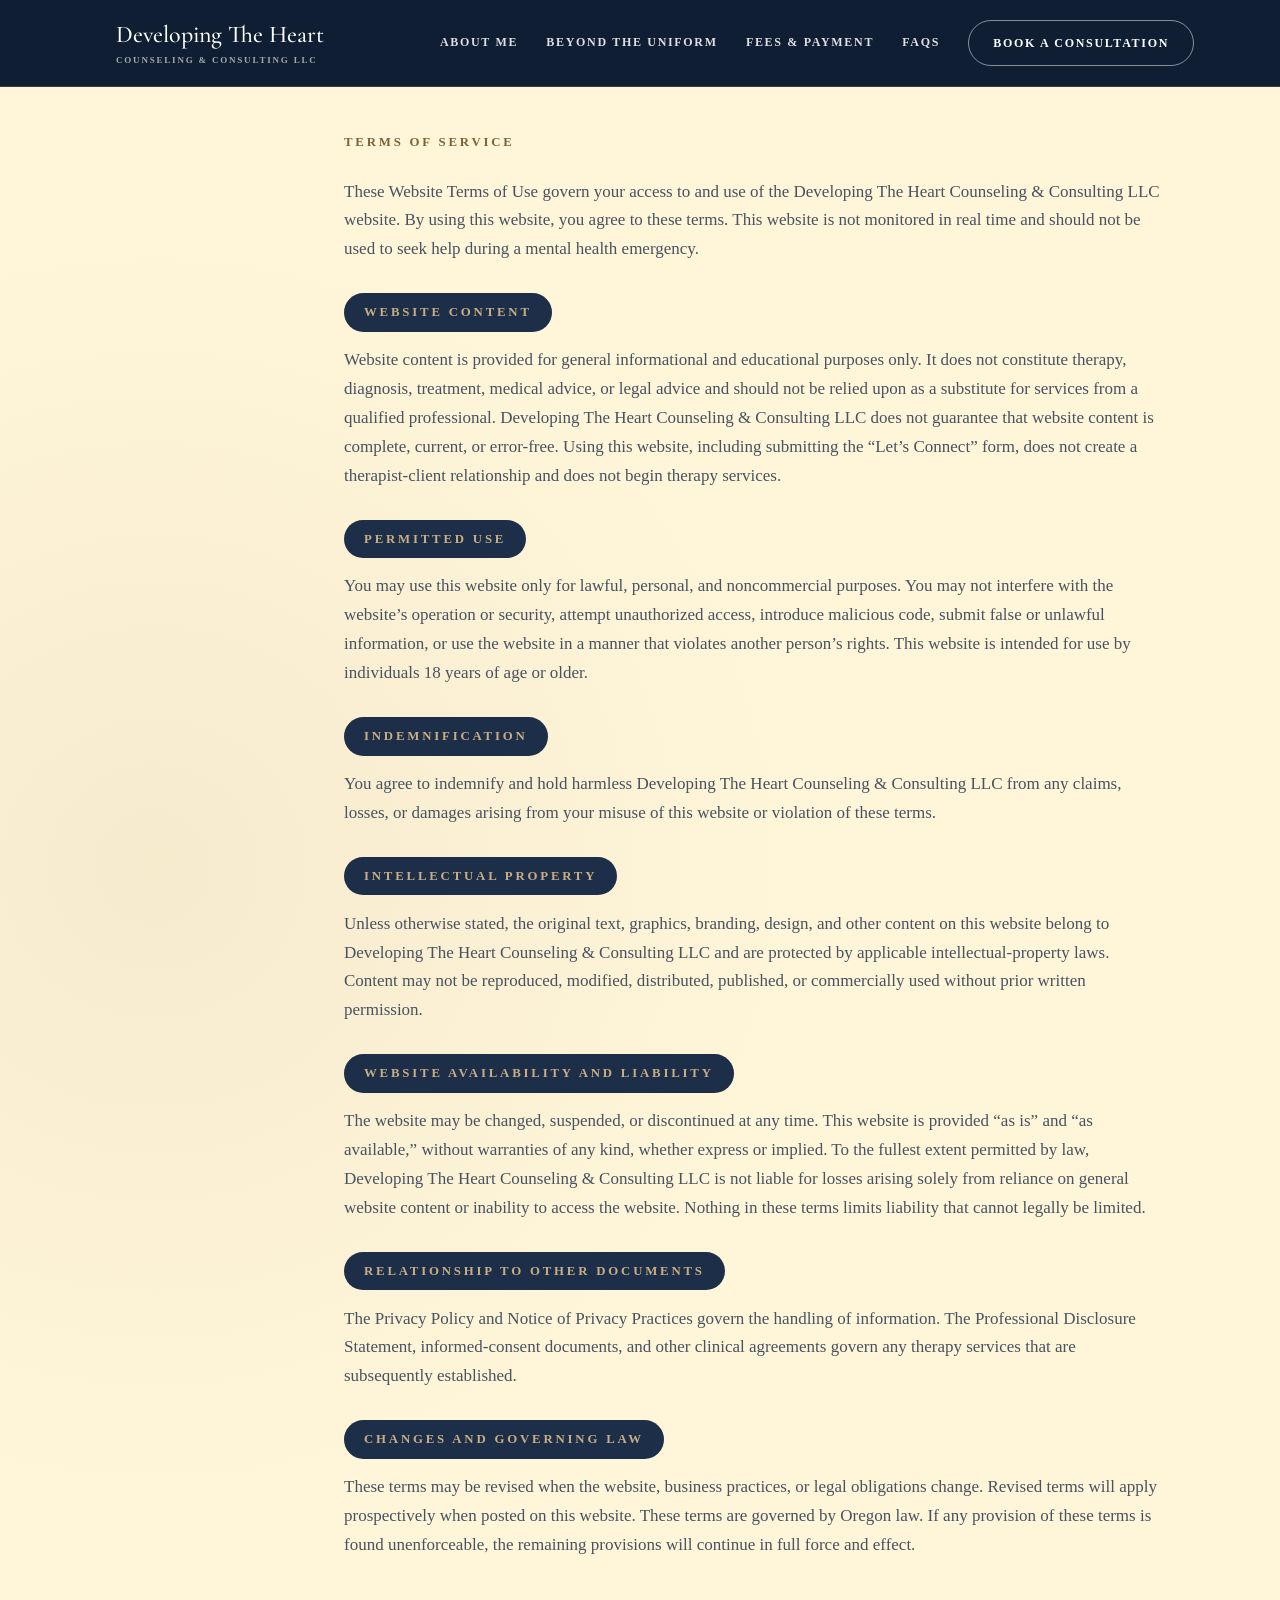
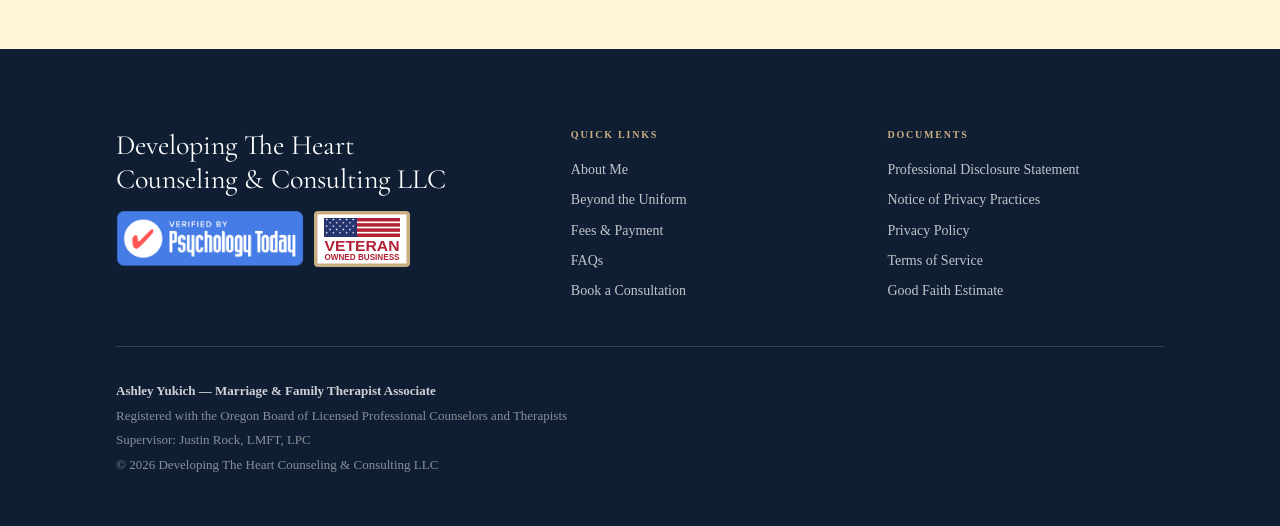
<file: site/terms-of-service.html>
<!DOCTYPE html>
<html lang="en">
<head>
<meta charset="utf-8">
<meta name="viewport" content="width=device-width, initial-scale=1">
<title>Terms of Service | Developing The Heart Counseling</title>
<meta name="description" content="Terms of Service for Developing The Heart Counseling &amp; Consulting LLC.">
<link rel="canonical" href="https://developingtheheart.com/terms-of-service.html">
<meta property="og:type" content="website">
<meta property="og:site_name" content="Developing The Heart Counseling &amp; Consulting">
<meta property="og:title" content="Terms of Service | Developing The Heart Counseling">
<meta property="og:description" content="Terms of Service for Developing The Heart Counseling &amp; Consulting LLC.">
<meta property="og:url" content="https://developingtheheart.com/terms-of-service.html">
<meta property="og:image" content="https://developingtheheart.com/img/og-image.png">
<meta name="twitter:card" content="summary_large_image">
<meta name="theme-color" content="#101E33">
<link rel="icon" href="img/favicon.svg" type="image/svg+xml">
<link rel="preconnect" href="https://fonts.googleapis.com">
<link rel="preconnect" href="https://fonts.gstatic.com" crossorigin>
<link href="https://fonts.googleapis.com/css2?family=Cormorant+Garamond:ital,wght@0,300;0,400;0,500;0,600;1,300;1,400&amp;display=swap" rel="stylesheet">
<link rel="stylesheet" href="css/style.css">

</head>
<body>
<a class="skip" href="#main">Skip to content</a>
<header class="nav">
  <div class="wrap nav-in">
    <a class="brand" href="index.html"><b>Developing The Heart</b><small>Counseling &amp; Consulting LLC</small></a>
    <button class="nav-toggle" aria-expanded="false" aria-controls="menu">Menu</button>
    <nav class="nav-links" id="menu" aria-label="Main">
      <a href="about.html">About Me</a>
      <a href="beyond-the-uniform.html">Beyond the Uniform</a>
      <a href="fees.html">Fees &amp; Payment</a>
      <a href="faq.html">FAQs</a>
      <a class="cta" href="contact.html">Book a Consultation</a>
    </nav>
  </div>
</header>
<main id="main">
<section class="band band--paper band--tight-top">
  <div class="wrap doc doc--full-right">
    <span class="eyebrow">Terms of Service</span>

    <p>These Website Terms of Use govern your access to and use of the Developing The Heart Counseling &amp; Consulting LLC website. By using this website, you agree to these terms. This website is not monitored in real time and should not be used to seek help during a mental health emergency.</p>

    <h2 class="eyebrow" style="font-size:.8rem;margin-top:.55rem;display:inline-block;color:var(--brass-light);background:var(--navy);padding:.75rem 1.25rem;border-radius:var(--card)">Website Content</h2>
    <p>Website content is provided for general informational and educational purposes only. It does not constitute therapy, diagnosis, treatment, medical advice, or legal advice and should not be relied upon as a substitute for services from a qualified professional. Developing The Heart Counseling &amp; Consulting LLC does not guarantee that website content is complete, current, or error-free. Using this website, including submitting the &ldquo;Let&rsquo;s Connect&rdquo; form, does not create a therapist-client relationship and does not begin therapy services.</p>

    <h2 class="eyebrow" style="font-size:.8rem;margin-top:.55rem;display:inline-block;color:var(--brass-light);background:var(--navy);padding:.75rem 1.25rem;border-radius:var(--card)">Permitted Use</h2>
    <p>You may use this website only for lawful, personal, and noncommercial purposes. You may not interfere with the website&rsquo;s operation or security, attempt unauthorized access, introduce malicious code, submit false or unlawful information, or use the website in a manner that violates another person&rsquo;s rights. This website is intended for use by individuals 18 years of age or older.</p>

    <h2 class="eyebrow" style="font-size:.8rem;margin-top:.55rem;display:inline-block;color:var(--brass-light);background:var(--navy);padding:.75rem 1.25rem;border-radius:var(--card)">Indemnification</h2>
    <p>You agree to indemnify and hold harmless Developing The Heart Counseling &amp; Consulting LLC from any claims, losses, or damages arising from your misuse of this website or violation of these terms.</p>

    <h2 class="eyebrow" style="font-size:.8rem;margin-top:.55rem;display:inline-block;color:var(--brass-light);background:var(--navy);padding:.75rem 1.25rem;border-radius:var(--card)">Intellectual Property</h2>
    <p>Unless otherwise stated, the original text, graphics, branding, design, and other content on this website belong to Developing The Heart Counseling &amp; Consulting LLC and are protected by applicable intellectual-property laws. Content may not be reproduced, modified, distributed, published, or commercially used without prior written permission.</p>

    <h2 class="eyebrow" style="font-size:.8rem;margin-top:.55rem;display:inline-block;color:var(--brass-light);background:var(--navy);padding:.75rem 1.25rem;border-radius:var(--card)">Website Availability and Liability</h2>
    <p>The website may be changed, suspended, or discontinued at any time. This website is provided &ldquo;as is&rdquo; and &ldquo;as available,&rdquo; without warranties of any kind, whether express or implied. To the fullest extent permitted by law, Developing The Heart Counseling &amp; Consulting LLC is not liable for losses arising solely from reliance on general website content or inability to access the website. Nothing in these terms limits liability that cannot legally be limited.</p>

    <h2 class="eyebrow" style="font-size:.8rem;margin-top:.55rem;display:inline-block;color:var(--brass-light);background:var(--navy);padding:.75rem 1.25rem;border-radius:var(--card)">Relationship to Other Documents</h2>
    <p>The Privacy Policy and Notice of Privacy Practices govern the handling of information. The Professional Disclosure Statement, informed-consent documents, and other clinical agreements govern any therapy services that are subsequently established.</p>

    <h2 class="eyebrow" style="font-size:.8rem;margin-top:.55rem;display:inline-block;color:var(--brass-light);background:var(--navy);padding:.75rem 1.25rem;border-radius:var(--card)">Changes and Governing Law</h2>
    <p>These terms may be revised when the website, business practices, or legal obligations change. Revised terms will apply prospectively when posted on this website. These terms are governed by Oregon law. If any provision of these terms is found unenforceable, the remaining provisions will continue in full force and effect.</p>
  </div>
</section>
</main>
<footer class="foot">
  <div class="wrap">
    <div class="foot-top">
      <div>
        <p class="foot-brand">Developing The Heart<br>Counseling &amp; Consulting LLC</p>
        <div class="foot-badges">
          <a class="foot-badge foot-badge--img" href="https://www.psychologytoday.com/profile/1833487"
             target="_blank" rel="noopener">
            <img src="img/Psychology%20Today%20Website%20Badge.webp"
                 alt="Verified by Psychology Today" width="1744" height="520"
                 loading="lazy" decoding="async">
          </a>
          <!-- Not a link: this badge states a fact about the practice. Drawn as
               inline SVG rather than using img/Veteran Owned Badge.png so it stays
               sharp at any density, carries no download weight, and has no stray
               background around its edges on the navy footer. -->
          <span class="foot-badge foot-badge--seal">
            <svg class="seal" viewBox="0 0 192 112" focusable="false" role="img" aria-label="Veteran owned business">
              <defs><path id="vst" d="M0-1 .2245-.309.9511-.309.3633.118.5878.809 0 .382-.5878.809-.3633.118-.9511-.309-.2245-.309Z"/></defs>
              <rect width="192" height="112" rx="3" fill="#C9AE83"/>
              <rect x="7" y="7" width="178" height="98" fill="#fff"/>
              <rect x="86" y="14.00" width="86" height="7" fill="#B22234"/>
              <rect x="86" y="24.33" width="86" height="7" fill="#B22234"/>
              <rect x="86" y="34.66" width="86" height="7" fill="#B22234"/>
              <rect x="86" y="44.99" width="86" height="7" fill="#B22234"/>
              <rect x="20" y="14" width="66" height="38" fill="#26356F"/>
              <g fill="#fff">
                <use href="#vst" transform="translate(25.5 17.0) scale(2.6)"/>
                <use href="#vst" transform="translate(38.8 17.0) scale(2.6)"/>
                <use href="#vst" transform="translate(52.0 17.0) scale(2.6)"/>
                <use href="#vst" transform="translate(65.2 17.0) scale(2.6)"/>
                <use href="#vst" transform="translate(78.5 17.0) scale(2.6)"/>
                <use href="#vst" transform="translate(32.1 23.6) scale(2.6)"/>
                <use href="#vst" transform="translate(45.4 23.6) scale(2.6)"/>
                <use href="#vst" transform="translate(58.6 23.6) scale(2.6)"/>
                <use href="#vst" transform="translate(71.9 23.6) scale(2.6)"/>
                <use href="#vst" transform="translate(25.5 30.2) scale(2.6)"/>
                <use href="#vst" transform="translate(38.8 30.2) scale(2.6)"/>
                <use href="#vst" transform="translate(52.0 30.2) scale(2.6)"/>
                <use href="#vst" transform="translate(65.2 30.2) scale(2.6)"/>
                <use href="#vst" transform="translate(78.5 30.2) scale(2.6)"/>
                <use href="#vst" transform="translate(32.1 36.8) scale(2.6)"/>
                <use href="#vst" transform="translate(45.4 36.8) scale(2.6)"/>
                <use href="#vst" transform="translate(58.6 36.8) scale(2.6)"/>
                <use href="#vst" transform="translate(71.9 36.8) scale(2.6)"/>
                <use href="#vst" transform="translate(25.5 43.4) scale(2.6)"/>
                <use href="#vst" transform="translate(38.8 43.4) scale(2.6)"/>
                <use href="#vst" transform="translate(52.0 43.4) scale(2.6)"/>
                <use href="#vst" transform="translate(65.2 43.4) scale(2.6)"/>
                <use href="#vst" transform="translate(78.5 43.4) scale(2.6)"/>
              </g>
              <text x="96" y="79" text-anchor="middle" textLength="150" lengthAdjust="spacingAndGlyphs"
                    font-family="'Arial Narrow',Impact,'Helvetica Neue',Arial,sans-serif"
                    font-weight="800" font-size="30" fill="#B22234">VETERAN</text>
              <text x="96" y="98" text-anchor="middle" textLength="150" lengthAdjust="spacingAndGlyphs"
                    font-family="'Arial Narrow',Impact,'Helvetica Neue',Arial,sans-serif"
                    font-weight="800" font-size="17" fill="#B22234">OWNED BUSINESS</text>
            </svg>
          </span>
        </div>
      </div>
      <div>
        <h4>Quick Links</h4>
        <a href="about.html">About Me</a>
        <a href="beyond-the-uniform.html">Beyond the Uniform</a>
        <a href="fees.html">Fees &amp; Payment</a>
        <a href="faq.html">FAQs</a>
        <a href="contact.html">Book a Consultation</a>
      </div>
      <div>
        <h4>Documents</h4>
        <a href="professional-disclosure-statement.html">Professional Disclosure Statement</a>
        <a href="notice-of-privacy-practices.html">Notice of Privacy Practices</a>
        <a href="privacy-policy.html">Privacy Policy</a>
        <!-- The PDF is not uploaded yet, so this 404s until it lands. The href is
             the path it is expected at — drop the file in site/docs/ under this
             exact name and the link starts working with no further edits. -->
        <a href="terms-of-service.html" aria-current="page">Terms of Service</a>
        <a href="good-faith-estimate.html">Good Faith Estimate</a>
      </div>
    </div>
    <div class="foot-legal">
      <b>Ashley Yukich &mdash; Marriage &amp; Family Therapist Associate</b><br>
      Registered with the Oregon Board of Licensed Professional Counselors and Therapists<br>
      Supervisor: Justin Rock, LMFT, LPC<br>
      &copy; 2026 Developing The Heart Counseling &amp; Consulting LLC
    </div>

  </div>
</footer>
<script src="js/main.js" defer></script>
</body>
</html>
</file>
<file: site/css/style.css>
/* ===========================================================
   Developing The Heart Counseling & Consulting
   Single stylesheet. Palette lives in :root — change it there.
   =========================================================== */

:root{
  --navy:#1D2E49;               /* slate-navy — primary dark */
  --navy-deep:#101E33;
  --navy-mid:#2A3E5C;
  --evergreen:#2E4A42;
  --stone:#656D76;              /* 4.8:1 on --paper — AA */
  /* Warm cream ground. --paper is golden-psychology.com's page colour, read
     off their Squarespace palette (--white-hsl: 44.21,100%,92.55%). The three
     tones below it were re-cut in the same hue so the bands still step down
     evenly; leaving them cool-grey against this cream read as dirty. */
  --paper:#FFF5D9;
  --linen:#F1E8D0;
  --sand:#E3DABF;
  --rule:#D1C9B3;
  --ink:#2A2829;                /* warm charcoal */
  --slate:#485260;              /* 7.3:1 on --paper — AAA */
  --brass:#7E6236;              /* accent on LIGHT backgrounds — AA */
  --brass-light:#C9AE83;        /* accent on DARK backgrounds — AA */
  --disp:'Cormorant Garamond',Georgia,'Times New Roman',serif;
  /* Book Antiqua is a licensed system font, not a webfont — it is present on
     Windows and on Macs with MS Office, and absent nearly everywhere else.
     Palatino is the same design under a different name; Georgia is the last
     resort. See README for what this means on phones. */
  --body:'Book Antiqua','Palatino Linotype','Palatino LT STD',Palatino,'URW Palladio L',Georgia,serif;
  --wrap:1160px;
  --pad:clamp(1.25rem,5vw,3.5rem);
  --pill:999px;
  --card:20px;
  --wave-h:clamp(34px,4.6vw,78px);
}

*{box-sizing:border-box}
html{scroll-behavior:smooth;-webkit-text-size-adjust:100%}
@media (prefers-reduced-motion:reduce){html{scroll-behavior:auto}}

body{
  margin:0;background:var(--paper);color:var(--ink);
  font-family:var(--body);font-size:1.0625rem;line-height:1.7;font-weight:400;
  -webkit-font-smoothing:antialiased;text-rendering:optimizeLegibility;
}
h1,h2,h3,h4{font-family:var(--disp);font-weight:400;margin:0;line-height:1.12}
p{margin:0 0 1.2em}
p:last-child{margin-bottom:0}
a{color:inherit}
img{max-width:100%;display:block;height:auto}
ul,ol{margin:0}

.wrap{max-width:var(--wrap);margin:0 auto;padding-left:var(--pad);padding-right:var(--pad)}
/* One size everywhere — hero and section eyebrows alike. */
.eyebrow{font-family:var(--body);font-size:.8rem;font-weight:600;letter-spacing:.22em;
  text-transform:uppercase;color:var(--brass);display:block;margin:0 0 1.5rem}
.on-dark .eyebrow,.band--navy .eyebrow,.band--green .eyebrow{color:var(--brass-light)}
.visually-hidden{position:absolute;width:1px;height:1px;margin:-1px;padding:0;overflow:hidden;
  clip:rect(0 0 0 0);white-space:nowrap;border:0}

/* skip link — keyboard accessibility */
.skip{position:absolute;left:-9999px;top:0;z-index:100;background:#fff;color:var(--navy);
  padding:1rem 1.5rem;font-weight:600;text-decoration:none}
.skip:focus{left:0}

/* ---------- header / nav ---------- */
/* position/z-index so the mobile dropdown (.nav-links, position:absolute;
   top:100%) anchors to the header itself. Without a positioned ancestor it
   anchored to the viewport instead, opening 100% of screen height down —
   off-screen — on every page except the hero pages using .nav--over. */
.nav{position:relative;z-index:40;background:var(--navy-deep);border-bottom:1px solid rgba(255,255,255,.14)}
.nav--over{position:absolute;top:0;left:0;right:0;z-index:40;background:transparent;
  border-bottom:1px solid rgba(255,255,255,.16)}
.nav-in{display:flex;align-items:center;gap:2rem;min-height:86px}
/* The header runs wider than the 1160px content column so the links sit out
   past it, but not all the way to the window edge. The left padding lands
   exactly where the content column starts, keeping the brand lined up with the
   headline beneath it; the right padding gives back half the gutter, putting
   the links midway between the content edge and the window edge. Below the
   content width both sides collapse to the normal page padding, so nothing
   changes on narrow screens. */
.nav > .wrap{max-width:none;
  padding-left:max(var(--pad),calc((100% - var(--wrap)) / 2 + var(--pad)));
  padding-right:max(var(--pad),calc((100% - var(--wrap)) / 4 + var(--pad)))}
.brand{text-decoration:none;color:#fff;line-height:1.15;flex-shrink:0}
.brand b{font-family:var(--disp);font-weight:500;font-size:1.5rem;display:block}
.brand small{font-size:.5625rem;font-weight:600;letter-spacing:.2em;text-transform:uppercase;
  color:rgba(255,255,255,.62);display:block;margin-top:.4rem}
.nav-links{display:flex;gap:clamp(1.1rem,2.2vw,1.9rem);margin-left:auto;align-items:center}
.nav-links a{font-size:.75rem;font-weight:600;letter-spacing:.14em;text-transform:uppercase;
  color:rgba(255,255,255,.86);text-decoration:none;padding:.4rem 0;border-bottom:1px solid transparent}
.nav-links a:hover,.nav-links a:focus-visible{color:#fff}
.nav-links a[aria-current="page"]{border-bottom-color:var(--brass-light);color:#fff}
.nav-links .cta{border:1px solid rgba(255,255,255,.5);border-radius:var(--pill);padding:.75rem 1.5rem;color:#fff}
.nav-links .cta:hover,.nav-links .cta:focus-visible,
.nav-links .cta[aria-current="page"]{background:#fff;color:var(--navy);border-color:#fff}
.nav-toggle{display:none;margin-left:auto;background:none;border:1px solid rgba(255,255,255,.4);
  border-radius:var(--pill);
  color:#fff;padding:.65rem 1.1rem;font-size:.6875rem;font-weight:600;letter-spacing:.14em;
  text-transform:uppercase;cursor:pointer}
/* 1110px: below this the nav links wrap onto two or three lines — the labels
   ("About Me", "Beyond the Uniform", "Fees & Payment", "Book a
   Consultation") need more room than they get. Hand off to the menu
   button before that happens rather than showing a cramped nav. */
@media (max-width:1110px){
  .nav-toggle{display:block}
  .nav-links{display:none;position:absolute;top:100%;left:0;right:0;flex-direction:column;
    align-items:stretch;gap:0;background:var(--navy-deep);padding:.5rem var(--pad) 1.5rem;
    border-bottom:1px solid rgba(255,255,255,.14)}
  .nav-links.open{display:flex}
  .nav-links a{padding:.95rem 0;border-bottom:1px solid rgba(255,255,255,.1)}
  .nav-links .cta{margin-top:1rem;text-align:center;border:1px solid rgba(255,255,255,.5);
      border-radius:var(--pill)}
}

/* ---------- buttons (pill) ---------- */
.btn{display:inline-block;font-size:.75rem;font-weight:600;letter-spacing:.14em;
  text-transform:uppercase;text-decoration:none;padding:1.05rem 2.15rem;border:1px solid transparent;
  border-radius:var(--pill);
  transition:background .2s ease,color .2s ease,transform .2s ease,box-shadow .2s ease;cursor:pointer}
.btn:hover{transform:translateY(-1px)}
/* Hero CTA on phones: "Book a free 30-minute consultation" wrapped after
   "minute". The .14em tracking alone accounted for ~57px of its width, so
   tightening that and the side padding buys enough room without shrinking
   the type, which matters more on the main call to action. Only index has a
   button in its hero. */
@media (max-width:480px){
  .hero .btn{letter-spacing:.05em;padding-left:1.3rem;padding-right:1.3rem}
}
.btn-solid{background:#fff;color:var(--navy);box-shadow:0 1px 2px rgba(16,30,51,.10)}
.btn-solid:hover,.btn-solid:focus-visible{background:var(--sand);box-shadow:0 8px 22px rgba(16,30,51,.18)}
.btn-navy{background:var(--navy);color:#fff;box-shadow:0 1px 2px rgba(16,30,51,.14)}
.btn-navy:hover,.btn-navy:focus-visible{background:var(--navy-mid);box-shadow:0 8px 22px rgba(16,30,51,.22)}
/* Navy button that flips to the outlined look on hover: sand fill, navy rule,
   navy type. Scoped to a modifier so the navy buttons elsewhere keep their own
   hover. `border-color` needs setting explicitly — the base .btn carries a
   transparent border, so the outline exists but is invisible until coloured. */
.btn-navy.btn-navy--invert:hover,.btn-navy.btn-navy--invert:focus-visible{
  background:var(--sand);color:var(--navy);border-color:var(--navy);
  box-shadow:0 6px 18px rgba(16,30,51,.14)}
/* Navy button lettered in gold, turning white on hover with the fill staying
   put. The background is re-declared on hover because `.btn-navy:hover` lightens
   it otherwise, and here only the type is meant to change. The arrow inherits
   the colour through currentColor, so it changes with the words. */
.btn-navy.btn-navy--gold{color:var(--brass-light)}
.btn-navy.btn-navy--gold:hover,.btn-navy.btn-navy--gold:focus-visible{
  background:var(--navy);color:#fff;
  box-shadow:0 8px 22px rgba(16,30,51,.22)}

/* In-page jump: the arrow says the link moves you down the page rather than
   off it. It nudges on hover, which reads as the scroll about to happen. */
.jump{margin:2rem 0 0;text-align:center}
.jump .btn{display:inline-flex;align-items:center;gap:.6rem}
.jump .btn svg{width:1.05em;height:1.05em;fill:none;stroke:currentColor;
  stroke-width:2;stroke-linecap:round;stroke-linejoin:round;
  transition:transform .2s ease}
.jump .btn:hover svg,.jump .btn:focus-visible svg{transform:translateY(2px)}
@media (prefers-reduced-motion:reduce){.jump .btn svg{transition:none}}
@media (prefers-reduced-motion:reduce){.btn-navy.btn-navy--invert{transition:none}}
.btn-line{border-color:rgba(255,255,255,.5);color:#fff}
.btn-line:hover,.btn-line:focus-visible{background:rgba(255,255,255,.12);border-color:rgba(255,255,255,.8)}
.btn-line-dark{border-color:var(--navy);color:var(--navy)}
.btn-line-dark:hover,.btn-line-dark:focus-visible{background:var(--navy);color:#fff}
@media (prefers-reduced-motion:reduce){.btn,.btn:hover{transition:none;transform:none}}

/* ---------- wavy section transitions ----------
   <div class="wave" style="--from:<color above>;--to:<color below>">
   .wave--over sits inside a photo hero and carves the next section's color out of it. */
/* The 1px pull-up closes a hairline seam. The wave is a box filled with --from
   with the --to colour painted as an SVG path down to the box's bottom edge;
   where that edge lands on a fractional device pixel the browser antialiases it,
   letting a sliver of --from show as a light line across the full width. Sliding
   the following section up by a pixel covers it. Not applied to .wave--over,
   which is absolutely positioned inside a hero and has no such seam. */
.wave{background:var(--from,transparent);line-height:0;font-size:0}
.wave:not(.wave--over){margin-bottom:-1px}
.wave svg{display:block;width:100%;height:var(--wave-h)}
.wave svg path{fill:var(--to)}
.wave--over{position:absolute;left:0;right:0;bottom:0;z-index:3;background:transparent}

/* ---------- hero ---------- */
.hero{position:relative;min-height:84vh;display:flex;flex-direction:column;justify-content:center;color:#fff;
  background:var(--navy-deep);overflow:hidden}
.hero--short{min-height:auto}
.hero .scene{position:absolute;inset:0;width:100%;height:100%}
/* The 68%/73% offsets below were for the old coast photo, whose subject sat
   right of centre. The highway sunset is symmetrical — the road and the glow
   are both mid-frame — so it wants centring, biased slightly low to keep the
   horizon and clouds rather than empty sky. */
.hero .hero-photo{position:absolute;inset:0;width:100%;height:100%;object-fit:cover;
  object-position:center 54%;filter:saturate(.82) contrast(1.04)}
.hero .scrim{position:absolute;inset:0;
  background:linear-gradient(100deg,rgba(9,20,36,.94) 0%,rgba(9,20,36,.76) 44%,rgba(9,20,36,.28) 100%)}
.hero-in{position:relative;z-index:2;width:100%;padding-top:9.5rem;padding-bottom:7.5rem}
/* longhand, so .wrap keeps supplying the left/right gutter */
.hero--short .hero-in{padding-top:9rem;padding-bottom:calc(3.5rem + var(--wave-h))}
.hero h1{font-size:clamp(2.5rem,6.2vw,4.75rem);font-weight:300;line-height:1.07;max-width:40rem}
.hero--short h1{font-size:clamp(2.25rem,5vw,3.75rem)}
.hero h1 em{font-style:italic}
/* The one word the sentence is actually about, breaking out of the italic
   flow around it — upright, larger, and gold, so it reads loud on the page
   the way the word means. */
.hero h1 .loud-word{font-family:'Playfair Display',serif;font-style:italic;
  font-weight:900;color:var(--brass-light);font-size:1.2em;letter-spacing:.01em}
/* A link inside a hero headline. With no rule beneath it, colour alone marks it
   as clickable, so it brightens to white on hover rather than shifting a
   border. */
.hero h1 a{color:var(--brass-light);text-decoration:none;transition:color .2s}
.hero h1 a:hover,.hero h1 a:focus-visible{color:#fff}
@media (prefers-reduced-motion:reduce){.hero h1 a{transition:none}}
/* Same brightening effect as the link above, but on plain text that goes
   nowhere — used where the email address is already given elsewhere on the
   page, so this phrase doesn't need to be a second, redundant link. */
.hero h1 .hero-hover{color:var(--brass-light);transition:color .2s}
.hero h1 .hero-hover:hover{color:#fff}
@media (prefers-reduced-motion:reduce){.hero h1 .hero-hover{transition:none}}
/* Opt a hero headline out of the 40rem measure so it spans the full band. */
.hero h1.h1--wide{max-width:none}
/* Second line of a two-part headline: set smaller so a long supporting clause
   fits on one line at the width the band actually has. */
.hero h1 .h1-sub{display:block;font-size:.56em;line-height:1.15;margin-top:.4em}
/* On mobile, run the attribution onto the same line as the end of the
   quote (using the leftover space after "honor.") instead of dropping it
   to its own line below. */
@media (max-width:860px){.hero h1 .h1-sub--tight{display:inline;margin-top:0}}
/* Below ~460px this clause (55 characters) wraps to two lines at its normal
   size. Scale it down just enough to hold one line at any narrower width -
   the formula is fit to this exact string's measured width, not a generic
   rule, so it stays paired with this one headline. */
@media (max-width:459px){.hero h1 .h1-sub--fit{font-size:calc(4.72vw - 1.9px);white-space:nowrap}}
/* On mobile, drop the break after "isn't here -" so "reach out," flows
   with it and wraps naturally instead of being forced onto its own line;
   keep the break before "ask me directly." so that phrase still starts
   its own line below. */
@media (min-width:861px){.faq-h1-br{display:none}}
@media (max-width:860px){.faq-h1-br-desktop{display:none}}
/* Tan rather than white so the headline above — the one line meant to stand
   out — is the only white text in the hero. */
.hero-sub{font-size:clamp(1.0625rem,1.8vw,1.25rem);color:var(--brass-light);
  margin:1.75rem 0 2.5rem;max-width:34rem;line-height:1.65}
.hero-cta{display:flex;gap:.75rem;flex-wrap:wrap}
/* Availability under the hero's call to action: quieter than .hero-sub above
   the button, so it reads as practical detail rather than a second pitch. */
.hero-hours{margin:1.6rem 0 0;font-size:clamp(1.0625rem,1.6vw,1.1875rem);
  line-height:1.65;color:rgba(255,255,255,.92)}
@media (max-width:640px){
  .hero .hero-photo{object-position:center 50%}
  .hero .scrim{background:linear-gradient(100deg,rgba(9,20,36,.95) 0%,rgba(9,20,36,.82) 65%,rgba(9,20,36,.5) 100%)}
}

/* ---------- bands ----------
   Each band carries its own surface treatment so consecutive sections read as
   distinct chapters rather than one continuous scroll. */
.band{padding:clamp(3.25rem,7vw,6rem) 0;position:relative}
/* glows are sized in % and fade out well before the band edges, so the wave
   divider above/below meets a flat colour and leaves no visible seam */
.band--paper{background:var(--paper);
  background-image:radial-gradient(72% 58% at 12% 50%,rgba(126,98,54,.07),transparent 70%)}
/* Flat paper, no glow — for sections where a divider cuts through the middle
   rather than sitting at the top/bottom edge the glow is sized to clear. */
.band--paper-flat{background-image:none}
.band--linen{background:linear-gradient(180deg,var(--linen) 0%,var(--sand) 100%)}
/* Trimmed to about two-thirds of the standard band padding: the quote beneath
   the fireground photo already reads as a natural close to the section, so
   the usual amount of empty space below it felt like too much air. */
#lived-experience{padding-top:clamp(1.5rem,3.1vw,2.67rem);padding-bottom:clamp(2.25rem,4.7vw,4rem)}
.band--sand{background:var(--sand)}
.band--navy{background:var(--navy);color:#EDF1F5;
  background-image:radial-gradient(60% 56% at 84% 50%,rgba(201,174,131,.12),transparent 70%)}
.band--green{background:var(--evergreen);color:#EDF2EF}
/* centered composition — used once per page to break the left-rail rhythm */
.band--center .wrap{text-align:center}
.band--center h2.head,.band--center .lede{max-width:20ch;margin-left:auto;margin-right:auto}
.band--center .prose{max-width:42rem;margin:0 auto}
.band--center .two{grid-template-columns:1fr;justify-items:center;gap:1.5rem}
/* Where two bands of the same colour run together they read as one area, so
   the full padding on both facing edges becomes dead space. These halve it. */
.band--tight-bottom{padding-bottom:clamp(1.625rem,3.5vw,3rem)}
.band--tight-top{padding-top:clamp(1.625rem,3.5vw,3rem)}
/* A step tighter again, for the About page's portrait and Lupa sections, which
   sit closer together than the tight pair above. */
.band--tighter-bottom{padding-bottom:clamp(1.1rem,2.3vw,2rem)}
.band--tighter-top{padding-top:clamp(1.1rem,2.3vw,2rem)}
h2.head{font-size:clamp(2rem,4.6vw,3.4rem);font-weight:300;max-width:22ch;line-height:1.1}
/* A heading set as terms rather than a statement: the eyebrow's brass and caps,
   a touch smaller than a normal heading and run on one line. Letter-spacing is
   eased off — the eyebrow's .22em is tuned for 12px type and reads as gaps at
   this scale. The measure is dropped so the line does not wrap.

   The colour rules below need the extra class to bite: `.band--navy h2.head`
   sets white at equal specificity and sits later in this file, so a plainer
   selector loses to it and the heading comes out white. */
h2.head--terms{text-transform:uppercase;letter-spacing:.07em;font-weight:400;
  max-width:none;font-size:clamp(1.5rem,3.6vw,2.7rem);color:var(--brass)}
.band--center h2.head--terms{max-width:none}
.band--navy h2.head.head--terms,
.band--green h2.head.head--terms{color:var(--brass-light)}
.band--navy h2.head,.band--green h2.head{color:#fff}
.two{display:grid;grid-template-columns:minmax(0,1fr) minmax(0,1.1fr);
  gap:clamp(2rem,6vw,5rem);align-items:start}
@media (max-width:860px){.two{grid-template-columns:1fr;gap:2.5rem}}
.prose p{color:var(--slate)}
.band--navy .prose p,.band--green .prose p{color:rgba(237,241,245,.84)}
.prose strong{color:var(--ink);font-weight:600}
/* Links inside body copy on a light band. Brass rather than an underline, to
   match the treatment used in the FAQ answers; the underline appears on hover
   so there is still a visible response to the pointer.

   :not(.btn) on every rule below matters: a real button (Book a Consultation,
   say) sometimes sits inside a <p> inside .prose because that is where the
   surrounding copy lives, not because it is meant to read as an inline link.
   Without the exclusion, .band--navy .prose p a's higher specificity beat
   .btn-solid's own colour and silently turned button text brass-light. */
.prose p a:not(.btn){color:var(--brass);font-weight:600;text-decoration:none;
  border-bottom:1px solid transparent;transition:border-color .2s}
.prose p a:not(.btn):hover,.prose p a:not(.btn):focus-visible{border-bottom-color:var(--brass)}
/* A link with no rule at all: brass, and darkening to navy on hover rather
   than growing an underline. The hover rule has to re-assert the transparent
   border, or the underline from `.prose p a:hover` above comes back. */
.prose p a.link-plain{border-bottom-color:transparent}
.prose p a.link-plain:hover,.prose p a.link-plain:focus-visible{
  color:var(--navy);border-bottom-color:transparent}
/* Same link on a dark band: the light brass, since the dark one used above
   sits too close to the navy to read. */
.band--navy .prose p a:not(.btn),.band--green .prose p a:not(.btn){color:var(--brass-light)}
.band--navy .prose p a:not(.btn):hover,.band--navy .prose p a:not(.btn):focus-visible,
.band--green .prose p a:not(.btn):hover,.band--green .prose p a:not(.btn):focus-visible{
  border-bottom-color:var(--brass-light)}
@media (prefers-reduced-motion:reduce){.prose p a:not(.btn){transition:none}}
/* The closing invitation in a section — a shade larger than the copy around it,
   with no rule beneath. Colour and weight carry it; the underline appears only
   on hover, so there is still a response to the pointer. */
.prose p a.cta-inline{font-size:1.06em;border-bottom-color:transparent}
.prose p a.cta-inline:hover,
.prose p a.cta-inline:focus-visible{border-bottom-color:transparent;color:var(--navy)}
/* Outlined heart closing a sentence. Sized in em so it tracks the text it
   follows, and drawn rather than typed so it is a shape, not a font glyph that
   might land as an emoji on some devices. */
.heart-mark{display:inline-block;width:.95em;height:.95em;vertical-align:-.1em;
  margin-left:.3em;fill:none;stroke:var(--brass);stroke-width:1.9;
  stroke-linejoin:round;stroke-linecap:round}
/* A .lede running the full content width above a two-column block, rather than
   sitting inside one column. Its usual 26ch measure is meant for a standalone
   line, so it comes off; the size is nudged up to hold the wider space, and the
   heart's stroke thins as it scales with the type. */
.how-cols{margin-top:clamp(2.25rem,4.5vw,3.5rem)}
.how-cols .portrait{height:100%;aspect-ratio:auto}
/* Guided meditation sample, under the Nepal photo. A row card matching .boxed's
   frame (white, brass border) rather than a bare audio tag, so it reads as a
   deliberate feature rather than a leftover control. Disabled until the real
   recording exists — dimmed and inert, same spirit as the photo placeholders
   elsewhere on this page. */
.meditation{display:flex;align-items:center;gap:1rem;margin-top:1.25rem;
  padding:.9rem 1.1rem;border:2px solid var(--brass-light);border-radius:var(--card);
  background:#fff}
.meditation-play{flex:none;display:flex;align-items:center;justify-content:center;
  width:2.75rem;height:2.75rem;border-radius:50%;border:1.5px solid var(--navy);
  background:none;padding:0;cursor:pointer;transition:background .2s,opacity .2s}
.meditation-play svg{width:1.1rem;height:1.1rem;fill:var(--navy);margin-left:.15rem}
.meditation-play:hover,.meditation-play:focus-visible{background:var(--sand)}
.meditation-play[disabled]{border-color:var(--rule);cursor:default;opacity:.55}
.meditation-play[disabled] svg{fill:var(--stone)}
.meditation-play[disabled]:hover{background:none}
.meditation-text{display:flex;flex-direction:column;gap:.15rem;min-width:0}
.meditation-label{font-size:.625rem;font-weight:600;letter-spacing:.16em;
  text-transform:uppercase;color:var(--brass)}
.meditation-title{font-family:var(--disp);font-style:italic;font-size:1.1875rem;
  font-weight:500;color:var(--navy);line-height:1.25}
.meditation-note{font-size:.75rem;color:var(--stone)}
@media (prefers-reduced-motion:reduce){.meditation-play{transition:none}}
.band--navy .prose strong,.band--green .prose strong{color:#fff}
.lede{font-family:var(--disp);font-size:clamp(1.5rem,3.2vw,2.25rem);font-weight:300;
  line-height:1.34;color:var(--navy);max-width:26ch}
/* The statement version: runs the full content width above a two-column block
   instead of sitting inside one column, and carries real weight — this line is
   the practice's whole premise, not an intro.

   The second sentence carries the base size — 2.6rem is the largest at which it
   still holds one line across the measure.

   Must stay AFTER .lede: the two have equal specificity, so source order is what
   decides the override. */
.lede--wide{max-width:none;margin:0;font-weight:600;line-height:1.16;
  font-size:clamp(1.5rem,3.5vw,2.6rem)}
.lede--wide .heart-mark{stroke-width:2.2;margin-left:.18em;flex:none}
/* Each sentence is its own block, so they always break one per line rather than
   wherever the text happens to run out. The first is the setup, so it sits a
   step smaller than the second; the second is the one pinned at the largest size
   that holds one line, and the first is sized down from there. */
.lede--wide .lede-a{display:block;font-size:.82em}
/* A flex row so the heart sits on the text's baseline right after it. The text
   is NOT justified: it keeps its natural word spacing and simply ends where it
   ends, rather than being stretched to the right edge. */
.lede--wide .lede-b{display:flex;align-items:baseline}
/* On mobile the sentence wraps across several lines, and keeping it a flex
   row left the heart stranded beside the wrap rather than after the last
   word. Drop back to plain inline flow so the heart sits right after
   "heart." wherever that lands. */
@media (max-width:860px){.lede--wide .lede-b{display:block}}
.lede--wide .lede-b-text{flex:0 1 auto}
/* Words set in a script face against the serif around them — used both in the
   statement above the photo and on single words in the bio beside it. Dancing
   Script runs small for its point size, so it is stepped up to sit level with
   its neighbours. Loaded only by about.html, the one page that uses it. */
.script{font-family:'Dancing Script',cursive;font-weight:600;
  font-size:1.18em;line-height:1}

/* ---------- "who I work with" / "what I help with" panels ----------
   Same shell and pill shape on both, scoped to just these two panels on the
   Beyond the Uniform page rather than adopted into the site's navy/paper
   palette — but different colour schemes, so the "who" panel reads lighter
   than the "what" panel beneath it instead of the two blurring together. */
.roles-panel,.issues-panel{position:relative;margin-top:clamp(2.5rem,5vw,3.5rem);
  overflow:hidden;
  padding:clamp(2rem,4vw,2.75rem) clamp(1.75rem,4vw,2.75rem)}
.roles-panel::before,.issues-panel::before{content:'';position:absolute;top:0;
  left:0;right:0;height:6px}
.roles,.issues{display:flex;flex-wrap:wrap;gap:.65rem;list-style:none;padding:0;
  margin:1.5rem 0 0}
.roles li,.issues li{font-weight:600;border-radius:var(--pill);
  padding:.6rem 1.25rem;font-size:.9375rem}

.roles-panel{background:var(--navy-deep);border-radius:var(--card) var(--card) 0 0}
.roles-panel::before{background:var(--brass-light)}
.roles li{background:var(--brass);color:#fff}
.roles-panel .roles{margin-top:0}

/* The "Who I Work With" tag straddles the panel's own top edge rather than
   sitting inside it: an outlined box, half above the panel (over the paper
   band) and half over the sand panel itself. */
.panel-tag{position:absolute;top:-1.85rem;left:clamp(1.75rem,4vw,2.75rem);
  z-index:2;color:var(--navy);margin:0;font-size:1.0625rem;font-weight:700;
  letter-spacing:.06em;border:3px solid var(--navy);border-radius:10px;
  padding:.75rem 1.5rem;background:var(--paper)}

.issues-panel{background:var(--navy-deep);margin-top:0;border-radius:0 0 var(--card) var(--card)}
.issues-panel::before{background:var(--brass-light)}
.issues li{background:#fff;color:var(--brass)}
.issues-panel .issues{margin-top:0}

/* ---------- photo gallery ----------
   Source photos are all portrait but at wildly different ratios (0.63, 0.42,
   0.38). aspect-ratio + object-fit:cover normalises them into one row so the
   strip reads as a set rather than three mismatched heights. object-position
   sits high because the faces are in the upper third of every frame. */
.gallery{display:grid;grid-template-columns:repeat(3,1fr);
  gap:clamp(.6rem,1.8vw,1.35rem);margin-top:clamp(2.5rem,5vw,3.75rem)}
.gallery figure{margin:0}
.gallery img{width:100%;aspect-ratio:2/3;object-fit:cover;object-position:center 22%;
  border-radius:var(--card);box-shadow:0 6px 24px rgba(16,30,51,.13)}
/* ---------- my lived experience ----------
   Copy on the left at roughly two thirds, the standing portrait beside it on the
   right at one third, and the fireground photo running the full width beneath
   them at its own proportions so it is shown whole. */
.le-cols{display:grid;grid-template-columns:minmax(0,2fr) minmax(0,1fr);
  gap:clamp(2rem,5vw,4rem);align-items:stretch;margin-top:clamp(1.5rem,3vw,2.25rem)}
@media (max-width:860px){.le-cols{grid-template-columns:1fr}}
.le-portrait{margin:0}
/* Stretched to the height of the text column beside it (paragraph plus the
   pull-quote box), rather than a fixed aspect ratio, so its bottom edge lines
   up with the bottom of that column instead of ending partway up it. */
.le-portrait img{display:block;width:100%;height:100%;object-fit:cover;
  object-position:center 18%;border-radius:var(--card);
  box-shadow:0 6px 24px rgba(16,30,51,.13)}
/* Stacked below the text on mobile instead of stretched beside it, so drop
   the fixed 2:3 box that cropped the top and bottom off this tall portrait
   (722x1667) and let it show at its own full, uncropped proportions. */
@media (max-width:860px){.le-portrait img{height:auto;aspect-ratio:auto;object-fit:contain}}
/* Set apart from the block above it, with more air above than a normal gap and
   a heavy frame in turnout tan — sampled from the coat in the portrait beside
   it (the most common mid-tone of the gear, #A28A66), so the photo is framed in
   the colour of the thing it is about. */
.le-wide{margin:clamp(2.75rem,5.5vw,4.25rem) 0 0}
.le-wide img{display:block;width:100%;height:auto;border-radius:var(--card);
  border:10px solid #A28A66;box-shadow:0 6px 24px rgba(16,30,51,.13)}
.le-wide figcaption{font-family:var(--disp);font-style:italic;font-weight:500;
  color:#fff;text-align:center;margin:2.5rem 0 0}
.le-wide figcaption .quote-text{display:inline-block;
  font-size:clamp(1.3125rem,2.4vw,1.6875rem);line-height:1.5;white-space:nowrap}
.le-wide figcaption .quote-attr{display:inline-block;margin-top:.5rem;
  font-size:clamp(1.125rem,2vw,1.4375rem);line-height:1.5;color:rgba(237,241,245,.78)}
/* The nowrap above keeps the quote on one line on wide screens. It must be
   lifted from .quote-text itself here, not just the figcaption: white-space
   set directly on the child wins over the value it would inherit, so
   overriding only the parent left the quote unwrapped and pushed the page
   300px wider than a phone screen.

   720px, not 700: the unwrapped quote needs about 706px, so a 700px
   breakpoint left a narrow band that still overflowed. */
@media (max-width:720px){
  .le-wide figcaption,
  .le-wide figcaption .quote-text{white-space:normal}
}
/* The three closing statements read as a callout rather than body copy: a
   paper-toned tint lifts them off the section's linen background. Sized to
   tuck into the text column beneath the paragraph above it, in the space
   left over before the portrait beside it ends. */
.pull-lines{margin-top:1.5rem;background:var(--paper);
  border-radius:var(--card);padding:1.25rem 1.5rem 1rem;text-align:center}
.pull-lines p{font-family:var(--disp);font-size:clamp(1.1875rem,2vw,1.375rem);
  font-style:italic;font-weight:500;line-height:1.4;color:var(--navy);margin:0 0 .5rem}
.pull-lines p:last-child{margin-bottom:0}
.pull-lines strong{font-weight:700}
/* On mobile, run the two lines together as one flowing paragraph instead of
   two separate blocks with a gap between them. */
@media (max-width:860px){.pull-lines p{display:inline}}
/* Lupa's heading, set as a tilted navy tag with a brass paw. The rest of the
   page is deliberately restrained, so the playfulness here is doing a job: it
   marks this section as the warm aside it is, rather than another credential
   block. The paw traces the proportions of img/Paw Print.png: large toes tilted
   OUTWARD (tops leaning away from centre, which is what makes it read as a dog),
   above a broad pad that peaks up between the two inner toes. Everything is
   scaled to nearly fill the frame — a small paw floating in space read as a
   generic icon rather than a print. */
.lupa-tag{display:inline-flex;align-items:center;gap:.7rem;max-width:none;
  margin-bottom:1.4rem;padding:.5rem 1.5rem .65rem 1.25rem;
  font-size:clamp(1.75rem,3.6vw,2.6rem);color:#fff;background:var(--navy);
  border-radius:var(--pill);box-shadow:0 10px 26px rgba(16,30,51,.20)}
.lupa-tag .paw{flex:none;width:1.5em;height:1.5em;fill:var(--brass-light)}

/* Lupa's section: copy on the left, her photo beside it on the right, the
   same two-column shape as the lived-experience section above. */
.lupa-cols{display:grid;grid-template-columns:minmax(0,2fr) minmax(0,1fr);
  gap:clamp(2rem,5vw,4rem);align-items:start}
@media (max-width:860px){.lupa-cols{grid-template-columns:1fr}}
/* Lupa's frame. A single shot filling its column, rather than the base
   .gallery's three-across grid: the 2/3 portrait above suits standing shots
   of a person, while a dog is usually photographed wider, so this variant is
   a squarer 4/5 centred rather than sitting high. */
.gallery--lupa{grid-template-columns:1fr}
.gallery--lupa img,.gallery--lupa .portrait{aspect-ratio:4/5}
/* Bias the crop left: the source is nearly square in a 4:5 frame, so the sides
   are trimmed — taking more off the right keeps the subject in frame. */
.gallery--lupa img{object-position:25% center}
.gallery--lupa .portrait{box-shadow:0 6px 24px rgba(16,30,51,.13)}

/* ---------- who I work with: photo grid ----------
   Seven frames on the homepage, one per group. Four across on a laptop so the
   set reads as 4 + 3 rather than an awkward single trailing row; three, then
   two, as the screen narrows. */
.people{display:flex;flex-wrap:wrap;justify-content:center;
  gap:clamp(.75rem,1.6vw,1.25rem);margin-top:clamp(2rem,4vw,3rem)}
/* Flex rather than grid so a row that does not fill centres itself: nine frames
   land as five and four, and the short row sits under the middle of the one
   above instead of hanging off the left edge. */
.person{margin:0;flex:0 1 calc(20% - 1rem)}
@media (max-width:900px){.person{flex-basis:calc(33.333% - .84rem)}}
@media (max-width:560px){.person{flex-basis:calc(50% - .625rem)}}
.person-img{position:relative;aspect-ratio:3/4;border-radius:var(--card);
  overflow:hidden;background:var(--navy-mid);box-shadow:0 1px 2px rgba(16,30,51,.07)}
.person-img img{width:100%;height:100%;object-fit:cover}
.person-img .ph{position:absolute;inset:0;display:flex;flex-direction:column;
  align-items:center;justify-content:center;gap:.45rem;padding:1rem;text-align:center;
  color:rgba(255,255,255,.5);font-size:.5625rem;font-weight:600;letter-spacing:.16em;
  text-transform:uppercase}
.person-img .ph span{font-family:var(--disp);font-size:1.125rem;font-weight:300;
  letter-spacing:0;text-transform:none;color:rgba(255,255,255,.82);line-height:1.2}
.person figcaption{margin-top:.7rem;text-align:center;font-size:.6875rem;font-weight:600;
  letter-spacing:.15em;text-transform:uppercase;color:var(--slate)}
.people-more{margin-top:clamp(2rem,4vw,3rem);text-align:center}

/* Wrapper for the "future client" copy. position:relative is kept for now in
   case an image or other element flanks the text again later. */
.future-client{position:relative}
/* The flag-heart image sits to the left of the copy, roughly a third of the
   width, and stacks above the text on narrow screens. The "Beyond the
   uniform" button sits beneath the image rather than centred under the whole
   block, so it reads as paired with the image. */
.fc-cols{display:grid;grid-template-columns:minmax(0,1fr) minmax(0,2fr);
  gap:clamp(2rem,5vw,3.5rem);align-items:start}
.fc-cols .prose{margin:0}
.fc-left .people-more{margin-top:1.5rem}
.fc-img{margin:0}
.fc-img img{display:block;width:100%;height:auto}
@media (max-width:760px){.fc-cols{grid-template-columns:1fr}
  .fc-left{max-width:14rem;margin:0 auto}
  .fc-cols .prose{text-align:center}}

/* ---------- portrait + credentials ---------- */
.portrait{background:var(--navy-mid);aspect-ratio:4/5;position:relative;overflow:hidden;
  border-radius:var(--card)}
.portrait img{width:100%;height:100%;object-fit:cover}
.portrait .ph{position:absolute;inset:0;display:flex;align-items:center;justify-content:center;
  flex-direction:column;gap:.6rem;color:rgba(255,255,255,.55);font-size:.6875rem;font-weight:600;
  letter-spacing:.18em;text-transform:uppercase;text-align:center;padding:2rem}
.portrait .ph span{font-family:var(--disp);font-size:1.5rem;letter-spacing:0;text-transform:none;
  font-weight:300;color:rgba(255,255,255,.8)}
.cred{border-top:1px solid var(--rule);margin-top:2rem;padding-top:1.5rem;
  font-size:.9375rem;color:var(--slate);line-height:1.8;text-wrap:pretty}
.cred b{color:var(--ink);font-weight:600;display:block;font-size:.6875rem;letter-spacing:.16em;
  text-transform:uppercase;margin-bottom:.5rem}
.cred .nb{white-space:nowrap}
/* Narrow screens: at .9375rem the degree line broke after "Family" and the
   school line after "Education". The longest of the four ("Lewis & Clark
   Graduate School of Education & Counseling") sets the size, scaled off the
   viewport so each line sits on one line. min() caps it at the normal size,
   so nothing changes once there is room for it. */
@media (max-width:480px){
  .cred{font-size:min(.9375rem, calc((100vw - 2.5rem) * 0.0375))}
}
/* On mobile only, set the credential lines in the same gold as "How I work"
   below - desktop keeps the slate used everywhere else in this column. The
   "Credentials" label itself stays ink on both, since .cred b's own color
   rule is more specific and wins. */
@media (max-width:860px){.cred{color:var(--brass)}}
/* ---------- session options ---------- */
.sessions{display:grid;grid-template-columns:repeat(auto-fit,minmax(190px,1fr));gap:1px;
  background:var(--rule);margin-top:2.5rem;border:1px solid var(--rule);
  border-radius:var(--card);overflow:hidden}
.sess{background:var(--paper);padding:1.75rem 1.5rem}
.sess b{font-family:var(--disp);font-size:2.5rem;font-weight:300;color:var(--navy);
  display:block;line-height:1}
.sess span{font-size:.6875rem;font-weight:600;letter-spacing:.16em;text-transform:uppercase;
  color:var(--stone);display:block;margin-top:.5rem}
.sess p{font-size:.9375rem;color:var(--slate);margin:.9rem 0 0;line-height:1.55}

.modalities{list-style:none;padding:0;margin:2rem 0 0;columns:2;column-gap:2rem}
.modalities li{font-size:1rem;color:var(--slate);padding:.45rem 0;break-inside:avoid}
/* CSS columns balance by HEIGHT, not by item count: the two longest entries
   wrap to two lines, so the browser was fitting only three items in the first
   column. .col-end forces the break after a chosen item so the split is where
   it was asked for. Move the class if the list is reordered. */
.modalities li.col-end{break-after:column;-webkit-column-break-after:column}
/* columns:1 alone is not enough: the forced break on .col-end still opens a
   second column, which pushed the last four approaches ~272px off-screen and
   made the whole page scroll sideways. Clear the break here too. */
@media (max-width:560px){
  .modalities{columns:1}
  .modalities li.col-end{break-after:auto;-webkit-column-break-after:auto}
}
/* Gold frame, white fill — the shell shared with .fcard and .note on the fees
   page, without their type treatment so it can wrap any block of content. */
.boxed{border:2px solid var(--brass-light);border-radius:var(--card);background:#fff;
  padding:1.6rem 1.75rem;margin-top:1.5rem;color:var(--navy)}
.boxed > :first-child{margin-top:0}
.boxed .modalities{margin-top:1.25rem}

/* ---------- confidentiality ledger ---------- */
.ledger{list-style:none;padding:0;margin:0}
.ledger li{padding:1.75rem 0;border-top:1px solid rgba(255,255,255,.2);
  display:grid;grid-template-columns:7.5rem 1fr;gap:1.5rem;align-items:start}
.ledger li:last-child{border-bottom:1px solid rgba(255,255,255,.2)}
.tag{font-size:.625rem;font-weight:600;letter-spacing:.14em;text-transform:uppercase;
  padding:.35rem .75rem;text-align:center;margin-top:.35rem;border-radius:var(--pill)}
.tag--y{background:var(--brass-light);color:#241B08}
.tag--n{background:rgba(255,255,255,.16);color:#E4EAF0}
.ledger h3{font-size:1.375rem;color:#fff;margin-bottom:.4rem}
.ledger p{font-size:1rem;color:rgba(237,241,245,.78);margin:0;line-height:1.6}
@media (max-width:560px){
  .ledger li{grid-template-columns:1fr;gap:.75rem}
  .tag{justify-self:start}
}
.pull{font-family:var(--disp);font-size:clamp(1.5rem,3.4vw,2.4rem);font-weight:300;
  font-style:italic;line-height:1.32;color:#fff;max-width:24ch}
.callout{border:1px solid rgba(255,255,255,.28);border-radius:var(--card);padding:2rem;margin-top:2.5rem}
.callout h3{font-size:1.5rem;color:#fff;margin-bottom:.75rem}
.callout p{font-size:1rem;color:rgba(237,241,245,.8);margin:0}

/* ---------- fees: rate cards ---------- */
.fcards{display:grid;grid-template-columns:repeat(auto-fit,minmax(270px,1fr));
  gap:clamp(1.25rem,2.6vw,1.75rem);margin-top:2.75rem}
/* Same shell as .note below: gold frame, white fill, navy text. */
.fcard{background:#fff;border:2px solid var(--brass-light);border-radius:var(--card);
  padding:1.15rem 1.15rem 2rem;text-align:center;display:flex;flex-direction:column;
  box-shadow:0 1px 2px rgba(16,30,51,.05)}
.fcard-img{aspect-ratio:16/10;border-radius:calc(var(--card) - 9px);overflow:hidden;
  background:var(--sand);margin-bottom:1.6rem}
.fcard-img img{width:100%;height:100%;object-fit:cover}
.fcard h3{font-family:var(--disp);font-style:italic;font-size:1.75rem;font-weight:700;
  color:var(--navy);margin:0 0 .45rem;padding:0 .5rem}
.fcard .meta{font-size:.9375rem;color:var(--slate);margin:0 0 1.35rem;padding:0 .5rem}
.fcard .price{font-family:var(--disp);font-size:2.25rem;font-weight:300;color:var(--ink);
  line-height:1;margin:0;font-variant-numeric:tabular-nums}
.fcard .price small{display:block;font-family:var(--body);font-size:.6875rem;font-weight:600;
  letter-spacing:.16em;text-transform:uppercase;color:var(--stone);margin-top:.6rem}
/* The rate rows carry the pricing on their own (there is no .price block above
   them), so both the label and the amount are set in the display face at the
   same size rather than reading as fine print. */
.fcard .breakdown{list-style:none;padding:0;margin:1.4rem 0 1.9rem;
  border-top:1px solid var(--rule)}
.fcard .breakdown li{display:flex;justify-content:space-between;align-items:baseline;gap:1rem;
  padding:.85rem .35rem;border-bottom:1px solid var(--rule);font-variant-numeric:tabular-nums;
  font-family:var(--disp);font-size:1.625rem;font-weight:400;line-height:1;color:var(--navy)}
.fcard .breakdown li span:first-child{text-align:left}
.fcard .btn{margin-top:auto;align-self:center}
/* Extra space above sets it apart from the cards rather than reading as a
   caption hanging off them. */
.fnote{margin-top:2.75rem;font-size:.8125rem;font-weight:600;letter-spacing:.14em;
  text-transform:uppercase;color:var(--stone);text-align:center}

/* ---------- fees: table (retained for reference) ---------- */
.feetable{width:100%;border-collapse:collapse;margin-top:2rem}
.feetable caption{text-align:left;font-size:.625rem;font-weight:600;letter-spacing:.16em;
  text-transform:uppercase;color:var(--stone);padding-bottom:1rem}
.feetable th{font-size:.625rem;font-weight:600;letter-spacing:.16em;text-transform:uppercase;
  color:var(--stone);text-align:right;padding:0 0 .9rem;border-bottom:1px solid var(--rule)}
.feetable th:first-child{text-align:left}
.feetable td{padding:1.1rem 0;border-bottom:1px solid var(--rule);font-size:1.0625rem;
  text-align:right;color:var(--ink);font-variant-numeric:tabular-nums}
.feetable td:first-child{text-align:left;color:var(--slate)}
.feetable .amt{font-family:var(--disp);font-size:1.5rem;color:var(--navy)}
.paylist{list-style:none;padding:0;margin:2.5rem 0 0}
.paylist li{padding:1.1rem 0;border-top:1px solid var(--rule);
  display:grid;grid-template-columns:9.5rem 1fr;gap:1.5rem;align-items:baseline}
.paylist li:last-child{border-bottom:1px solid var(--rule)}
.paylist b{font-size:.625rem;font-weight:600;letter-spacing:.16em;text-transform:uppercase;color:var(--ink)}
.paylist span{font-size:1rem;color:var(--slate);line-height:1.6}
@media (max-width:560px){.paylist li{grid-template-columns:1fr;gap:.35rem}}
/* Gold-framed white card. Set in the display serif, larger, so it reads as
   commentary beside the body-serif list rather than more of the same. Cormorant
   has a small x-height, so it needs the size bump to sit level with 1rem body
   text. Navy on white is 13.9:1 — the reason the fill is white and not gold:
   white text on any usable gold lands near 2:1 and fails. The title sits in
   its own gold band — the same gold as the card's outline — divided from the
   body by a rule in the deeper brass. */
.note{border:2px solid var(--brass-light);border-radius:var(--card);background:var(--paper);
  overflow:hidden;margin-top:2.5rem}
.rv > .note:first-child{margin-top:0}
.note-title{margin:0;color:var(--brass);
  font-family:var(--disp);font-weight:600;font-size:1.0625rem;text-align:center;
  padding:.6rem 1.25rem;border-bottom:1px solid var(--rule)}
.note-title a{color:inherit;text-decoration:none}
.note-title a:hover,.note-title a:focus-visible{color:var(--navy);font-weight:700}
.note-body{margin:0;padding:1.15rem 1.35rem;text-align:center;
  font-family:var(--disp);font-size:1.0625rem;line-height:1.5;color:var(--slate)}
/* On narrow screens, drop the forced break in the Good Faith Estimate note so
   "It offers a clear picture..." wraps back up onto the previous line instead
   of starting its own. */
@media (max-width:860px){.note-br{display:none}}
/* Drop the card so its top edge lands on the .paylist's first horizontal rule
   beside it — the same 2.5rem the list uses as its own top margin. Side-by-side
   only; stacked, there is no list to line up with and the grid gap spaces it. */
@media (min-width:861px){
  .rv--rule{margin-top:2.5rem}
}
.note strong{color:var(--ink);font-weight:600}

/* ---------- steps ---------- */
.steps{list-style:none;counter-reset:s;padding:0;margin:2.5rem 0 0}
.steps li{counter-increment:s;padding:1.5rem 0;border-top:1px solid rgba(255,255,255,.2);
  display:grid;grid-template-columns:3rem 1fr;gap:1.25rem;align-items:start}
.steps li:last-child{border-bottom:1px solid rgba(255,255,255,.2)}
.steps li::before{content:counter(s,decimal-leading-zero);font-family:var(--disp);
  font-size:1.5rem;color:var(--brass-light);line-height:1.2}
.steps h3{font-size:1.25rem;color:#fff;margin-bottom:.3rem}
.steps p{font-size:1rem;color:rgba(237,242,239,.8);margin:0}

/* ---------- FAQ ---------- */
.faq{margin-top:2.5rem;border-top:1px solid var(--rule)}
.faq details{border-bottom:1px solid var(--rule)}
.faq summary{padding:1.35rem 0;font-family:var(--disp);font-size:1.375rem;color:var(--navy);
  cursor:pointer;list-style:none;display:flex;justify-content:space-between;gap:1.5rem;align-items:baseline}
.faq summary::-webkit-details-marker{display:none}
.faq summary::after{content:"+";font-size:1.5rem;color:var(--brass);flex-shrink:0;line-height:1}
.faq details[open] summary::after{content:"\2013"}
.faq .a{padding:0 0 1.5rem;color:var(--slate);max-width:62ch}

/* ---------- book a consult ---------- */
/* Matches .band--tight-top: this page has no hero, so the form starts the same
   distance below the nav as every other page's first section does. */
.consult{padding-top:clamp(1.625rem,3.5vw,3rem)}
.consult .wrap{display:grid;grid-template-columns:minmax(0,1fr) minmax(0,1fr);
  gap:clamp(2.5rem,7vw,6rem);align-items:start}
@media (max-width:900px){.consult .wrap{grid-template-columns:1fr;gap:3rem}
  /* Stacked to one column, the section reads top-to-bottom as a single
     block, so match the bottom padding to the top instead of using the
     larger default .band bottom padding - otherwise the tan area below
     the last line of text looks noticeably deeper than above the first. */
  .consult{padding-bottom:clamp(1.625rem,3.5vw,3rem)}}
.consult h1{font-size:clamp(2.5rem,5.4vw,4.25rem);font-weight:300;line-height:1.06;
  color:var(--navy);max-width:13ch}
.consult h1 em{font-style:italic}
.consult-lede{font-size:clamp(1.125rem,1.75vw,1.4375rem);line-height:1.6;color:var(--slate);
  margin:2.5rem 0 0;max-width:36ch}
.consult-rule{border:0;border-top:1px solid var(--rule);margin:2.75rem 0 1.75rem;max-width:34rem}
.consult-fine{font-size:.8rem;line-height:1.7;color:var(--stone);max-width:54ch;margin:0}
.consult-fine em{font-style:italic}

/* availability badge — the one live status signal on the site */
.avail{display:flex;align-items:center;gap:.65rem;font-size:.6875rem;font-weight:600;
  letter-spacing:.18em;text-transform:uppercase;color:var(--evergreen);margin:0 0 2.5rem}
.avail::before{content:"";width:.5rem;height:.5rem;border-radius:50%;background:#3F8F5E;
  box-shadow:0 0 0 4px rgba(63,143,94,.16);flex-shrink:0}

/* ---------- inquiry form ---------- */
.cform{display:grid;gap:1.75rem}
.frow{display:grid;grid-template-columns:1fr 1fr;gap:1.5rem}
@media (max-width:480px){.frow{grid-template-columns:1fr;gap:1.75rem}}
.field{display:flex;flex-direction:column;min-width:0}
.field label{font-size:.625rem;font-weight:600;letter-spacing:.18em;text-transform:uppercase;
  color:var(--brass);margin-bottom:.7rem}
.field label .opt{color:var(--stone);letter-spacing:.12em}
.field input,.field select{font-family:var(--body);font-size:1.0625rem;line-height:1.5;
  color:var(--ink);background:transparent;border:0;border-bottom:1px solid var(--rule);
  border-radius:0;padding:.55rem 0;width:100%;transition:border-color .2s ease}
.field input::placeholder{color:var(--stone);opacity:1}
.field input:hover,.field select:hover{border-bottom-color:var(--stone)}
.field input:focus,.field select:focus{border-bottom-color:var(--brass)}
.field select{appearance:none;-webkit-appearance:none;cursor:pointer;padding-right:1.75rem;
  background-repeat:no-repeat;background-position:right .2rem center;background-size:.7rem;
  background-image:url("data:image/svg+xml;charset=utf-8,%3Csvg xmlns='http://www.w3.org/2000/svg' viewBox='0 0 12 8'%3E%3Cpath d='M1 1.5 6 6.5l5-5' fill='none' stroke='%236E767F' stroke-width='1[...")}
.cform .btn{justify-self:start;margin-top:.5rem}
/* On mobile, the gap above the button (grid gap + this margin) reads
   noticeably tighter than the gap below it, above the contact info block -
   bring it up to match that spacing. */
@media (max-width:900px){.cform .btn{margin-top:1rem}}
.cform-note{font-size:.8125rem;line-height:1.65;color:var(--stone);max-width:48ch;margin:0}
@media (prefers-reduced-motion:reduce){.field input,.field select{transition:none}}
.cform-foot{margin-top:2.75rem;padding-top:1.75rem;border-top:1px solid var(--rule);
  font-size:.9375rem;line-height:1.9;color:var(--slate)}
.cform-foot a{color:var(--navy);text-decoration:none;border-bottom:1px solid rgba(126,98,54,.45);
  word-break:break-word}
.cform-foot a:hover,.cform-foot a:focus-visible{border-bottom-color:var(--brass)}
.cform-foot .sep{display:inline-block;width:2px;height:.9em;margin:0 .6rem;
  background:var(--rule);vertical-align:-.08em}
/* On mobile, join "Telehealth only" and "Tuesday-Saturday" onto one line
   (dropping the break that separates them on wider screens, adding a dot
   in its place), then break before "Night sessions available on Tuesday
   8pm-8am" so it runs as its own line below. */
@media (min-width:861px){.cform-mobile-only{display:none}}
@media (max-width:860px){.cform-desktop-only{display:none}}
/* Below ~414px this line (its own line on mobile once joined with the row
   above) is too wide to hold one line at the normal size. Scale it down
   just enough to fit - fit to this exact string's measured width, not a
   generic rule, so it stays paired with this one line. */
@media (max-width:413px){.cform-hours{font-size:calc(4vw - 1.9px);white-space:nowrap}}
/* The visible gap above "connect@..." (35px: padding-top plus that line's
   own leading) was noticeably smaller than the gap below "Overnight
   hours..." (50.5px at the standard 2.75rem divider margin), because the
   last line's own leading adds extra space beneath the text that a matching
   margin doesn't account for. 28.5px measured out to the matching 35px. */
.cform-foot-rule{margin-top:28.5px}

/* ---------- contact ---------- */
.cgrid{display:grid;grid-template-columns:repeat(auto-fit,minmax(200px,1fr));gap:2.5rem;
  margin-top:3rem;border-top:1px solid rgba(255,255,255,.2);padding-top:2.5rem}
.cgrid h3{font-size:.625rem;font-weight:600;letter-spacing:.18em;text-transform:uppercase;
  color:var(--brass-light);font-family:var(--body);margin-bottom:.75rem}
.cgrid p{font-family:var(--disp);font-size:1.5rem;color:#fff;margin:0;line-height:1.3;word-break:break-word}
.cgrid a{text-decoration:none;border-bottom:1px solid rgba(201,174,131,.6)}

/* ---------- crisis ---------- */
.crisis{background:var(--navy-deep);color:rgba(255,255,255,.75);padding:2.5rem 0;
  border-top:1px solid var(--brass-light)}
.crisis .wrap{display:grid;grid-template-columns:auto 1fr;gap:2rem;align-items:start}
.crisis h3{font-size:.625rem;font-weight:600;letter-spacing:.18em;text-transform:uppercase;
  color:var(--brass-light);font-family:var(--body);white-space:nowrap;margin:0}
.crisis p{font-size:.9375rem;margin:0;line-height:1.65}
.crisis strong{color:#fff;font-weight:600}
@media (max-width:640px){.crisis .wrap{grid-template-columns:1fr;gap:.75rem}}

/* ---------- crisis support disclosure ----------
   A <details> whose <summary> is styled as a pill button. No JS: it opens and
   closes natively, and the resource list is in the DOM either way, so a
   screen reader and Ctrl-F both find the numbers whether or not it's open. */
.cs{margin-top:2.75rem}
.cs summary{display:inline-block;list-style:none;cursor:pointer;
  font-size:.75rem;font-weight:600;letter-spacing:.14em;text-transform:uppercase;
  padding:1.05rem 2.15rem;border:1px solid transparent;border-radius:var(--pill);
  background:#fff;color:var(--navy);box-shadow:0 1px 2px rgba(16,30,51,.10);
  transition:background .2s ease,box-shadow .2s ease}
.cs summary::-webkit-details-marker{display:none}
.cs summary::after{content:"\002B";margin-left:.7rem;font-size:1rem;line-height:1;
  color:var(--brass);vertical-align:-.05em}
.cs[open] summary::after{content:"\2013"}
.cs summary:hover,.cs summary:focus-visible{background:var(--sand);
  box-shadow:0 8px 22px rgba(16,30,51,.18)}
.cs-panel{margin-top:2rem;border-left:2px solid var(--brass-light);padding-left:1.5rem;
  max-width:56ch}
.cs-panel > p{font-size:1rem;margin:0}
.cs-lines{list-style:none;padding:0;margin:1.75rem 0 0;display:grid;gap:1.35rem}
.cs-lines b{display:block;color:#fff;font-weight:600;font-size:1rem;line-height:1.35}
.cs-lines span{font-size:.8125rem;color:rgba(237,241,245,.62);line-height:1.5}
.cs-lines b + span{display:block;margin-bottom:.3rem}
.cs-lines a,.cs-lines .cs-do{font-size:.9375rem;color:var(--brass-light);
  text-decoration:none;border-bottom:1px solid rgba(201,174,131,.45)}
.cs-lines .cs-do{color:rgba(237,241,245,.9);border-bottom:0}
.cs-lines a:hover,.cs-lines a:focus-visible{border-bottom-color:var(--brass-light)}
@media (prefers-reduced-motion:reduce){.cs summary{transition:none}}

/* ---------- footer ---------- */
.foot{background:var(--navy-deep);color:rgba(255,255,255,.6);padding:clamp(3rem,7vw,5rem) 0 3rem;
  font-size:.875rem}
.foot-top{display:grid;grid-template-columns:1.5fr 1fr 1fr;gap:2.5rem;padding-bottom:2.5rem;
  border-bottom:1px solid rgba(255,255,255,.16)}
@media (max-width:760px){.foot-top{grid-template-columns:1fr;gap:2rem}}
.foot-brand{font-family:var(--disp);font-size:1.75rem;color:#fff;line-height:1.2;margin-bottom:.9rem}
.foot a{color:rgba(255,255,255,.74);text-decoration:none;display:block;padding:.2rem 0}
.foot a:hover,.foot a:focus-visible{color:#fff}
.foot h4{font-size:.625rem;font-weight:600;letter-spacing:.18em;text-transform:uppercase;
  font-family:var(--body);color:var(--brass-light);margin-bottom:.9rem}
.foot-legal{padding-top:2rem;font-size:.8125rem;line-height:1.9;color:rgba(255,255,255,.5)}
.foot-legal b{color:rgba(255,255,255,.8);font-weight:600}

/* Footer badges. Scoped as .foot .foot-badge so the rules outrank `.foot a`.
   The shell is element-agnostic: the Psychology Today seal is an <a>, the
   Veteran Owned badge is a <span>, and both wear it. */
.foot-badges{display:flex;flex-wrap:wrap;gap:.65rem;margin-top:.25rem}
.foot .foot-badge{display:inline-flex;flex-direction:column;gap:.1rem;
  padding:.65rem .95rem;border-radius:var(--card);border:1px solid rgba(255,255,255,.22);
  background:rgba(255,255,255,.04);transition:border-color .2s,background .2s}
.foot .foot-badge:hover,.foot .foot-badge:focus-visible{border-color:rgba(255,255,255,.45);
  background:rgba(255,255,255,.08)}
/* Image badge (the Psychology Today seal): the artwork carries its own frame
   and colour, so drop the typographic badge's border, padding and fill.
   Height is matched to the text badge beside it; width follows the aspect. */
.foot .foot-badge--img{padding:0;border:0;background:none;align-items:center;
  justify-content:center;border-radius:10px;transition:opacity .2s}
.foot .foot-badge--img img{display:block;width:auto;height:56px}
.foot .foot-badge--img:hover,.foot .foot-badge--img:focus-visible{background:none;
  border-color:transparent;opacity:.85}
.foot .foot-badge--img:focus-visible{outline:2px solid var(--brass-light);outline-offset:3px}

/* Self-contained seal (the Veteran Owned badge): like the Psychology Today
   badge, the artwork carries its own frame and colour, so the chip's border,
   padding and fill come off. Height is matched to the seal beside it; the
   badge is taller in proportion, so it simply ends up narrower. */
.foot .foot-badge--seal{padding:0;border:0;background:none;border-radius:4px;
  overflow:hidden;cursor:default}
.foot .foot-badge--seal:hover{background:none;border-color:transparent}
.foot .foot-badge--seal .seal{display:block;height:56px;width:auto}

@media (prefers-reduced-motion:reduce){.foot .foot-badge{transition:none}}

/* A plain, non-clickable email badge — navy box, white text. Not a link:
   there is nowhere for it to go, it is here for easy reference. */
.faq-email{display:inline-block;color:#fff;background:var(--navy);
  padding:.75rem 1.25rem;border-radius:var(--card);font-weight:600;
  letter-spacing:.02em}

/* ---------- doc pages ---------- */
.doc{max-width:44rem}
/* Professional Disclosure Statement only. Links here signal themselves with
   bold weight instead of the browser's default underline. */
.doc--no-underline a{text-decoration:none;font-weight:600}

/* PDS header block: on very narrow screens the name, company and address each
   wrapped mid-phrase. These give controlled break points instead, and drop the
   comma after "STE R" since the city then starts its own line. Above 474px
   nothing applies — the breaks are hidden and the comma returns, so the
   desktop reading is untouched. */
@media (min-width:475px){.pds-br,.pds-narrow{display:none}}
@media (max-width:474px){.pds-wide{display:none}}
/* Notice of Privacy Practices only. The reading column normally centers itself
   independently of the nav's 1160px wrap, so its left AND right edges sit
   further in than the nav content on wide screens. This keeps the column's
   current left edge exactly where it already falls, but stretches the right
   edge out to meet the nav wrap's right edge (where the Book a Consultation
   button ends) — so width becomes a fixed span between those two edges rather
   than the usual centered 44rem box.

   Guarded to exactly --wrap's width (1160px): below that the wrap itself is no
   longer pinned to viewport-centre (it just fills the screen) and --pad is
   still shrinking, so the fixed-width math below stops matching it — the page
   falls back to the normal centered 44rem column there instead. */
@media (min-width:1160px){
  .doc.doc--full-right{max-width:none;width:calc((var(--wrap) + 44rem) / 2);
    margin-left:calc((100% - 44rem) / 2);margin-right:0}
}
.doc h2{font-size:1.75rem;margin:2.5rem 0 .9rem;color:var(--navy)}
.doc h2:first-child{margin-top:0}
.doc p,.doc li{color:var(--slate)}
.doc ul{padding-left:1.25rem;margin-bottom:1.2em}
.doc li{padding:.25rem 0}

/* ---------- 404 ---------- */
.err{min-height:60vh;display:flex;align-items:center;text-align:center}
.err .wrap{width:100%}
.err h1{font-size:clamp(3rem,9vw,6rem);font-weight:300;color:var(--navy)}

/* ---------- reveal (DISABLED) ----------
   Elements marked .rv used to start invisible and 16px low, then fade and
   slide up as they scrolled into view. Turned off because sections below the
   fold read as blank until scrolled to, which made the page look unfinished.

   Everything now renders immediately. The .rv class is still on the markup
   and main.js still adds .in, both harmless while these rules are commented
   out — so restoring the effect is just uncommenting the three lines below.
   For something subtler, shorten .7s (e.g. .35s) and/or reduce the 16px.

.rv{opacity:0;transform:translateY(16px);transition:opacity .7s ease,transform .7s ease}
.rv.in{opacity:1;transform:none}
@media (prefers-reduced-motion:reduce){.rv{opacity:1;transform:none;transition:none}}
   ------------------------------------------------------------------------ */

:focus-visible{outline:2px solid var(--brass);outline-offset:3px}
.band--navy :focus-visible,.band--green :focus-visible,.nav :focus-visible,.foot :focus-visible,
.hero :focus-visible,.crisis :focus-visible{outline-color:var(--brass-light)}

@media print{
  .nav,.wave,.crisis,.btn{display:none}
  body{background:#fff;color:#000;font-size:11pt}
}

/* ---------- inquiry form: honeypot, busy, error, confirmation ---------- */

/* Honeypot wrapper. Off-canvas rather than display:none — some bots skip
   fields they can tell are hidden. aria-hidden + tabindex keep it away from
   assistive tech and the keyboard. */
.hp{position:absolute!important;left:-9999px;top:auto;width:1px;height:1px;overflow:hidden}

.cform .btn[disabled]{opacity:.5;cursor:default;box-shadow:none}
.cform .btn[disabled]:hover,.cform .btn[disabled]:focus-visible{background:var(--navy);
  box-shadow:none}

.cform-error{font-size:.9375rem;line-height:1.65;color:#8A2F2F;max-width:48ch;margin:0;
  padding-left:1rem;border-left:2px solid #8A2F2F}

/* Confirmation panel — takes the form's place in the layout. */
.cform-done{outline:none;max-width:38rem}
.cform-done:focus-visible{outline:2px solid var(--brass);outline-offset:8px}
/* Navy frame around the message. The top-left corner is left square rather
   than rounded, and a paper-coloured patch erases the border right at that
   corner, so the frame reads as open there — the checkmark sits in the gap,
   breaking out of the box instead of being boxed in with the text. */
.cform-done-box{position:relative;border:4.75px solid var(--navy);
  border-radius:0 var(--card) var(--card) var(--card);
  padding:2.75rem 2rem 1.75rem}
.cform-done-box::before{content:'';position:absolute;top:-2.5rem;left:-2.5rem;
  width:5rem;height:5rem;background:var(--paper)}
/* The tick's tail runs outside its ring, so the mark carries no background disc
   of its own — a tinted circle behind it would clip the sweep. */
.cform-done-mark{position:absolute;top:-1.625rem;left:-1.625rem;
  display:inline-flex;align-items:center;justify-content:center;
  width:3.25rem;height:3.25rem;margin-bottom:1.75rem}
.cform-done-mark svg{width:100%;height:100%;display:block}
/* No measure on the heading: the 18ch cap was sized for the old two-line message
   and would break a short one like "Thanks for reaching out!" across two lines.
   It now runs to the same width as the paragraphs beneath it. */
.cform-done h2{font-size:clamp(1.75rem,3.4vw,2.5rem);font-weight:300;line-height:1.14;
  color:var(--navy);margin:0 0 1.5rem;max-width:none}
.cform-done h2 em{font-style:italic}
.cform-done p{font-size:1.0625rem;line-height:1.7;color:var(--slate);margin:0 0 1.25rem;
  max-width:44ch}
.cform-done .cform-note{margin-top:1.75rem;padding-top:1.5rem;
  border-top:1px solid var(--rule)}

/* [hidden] is only a display:none default — any element with an explicit
   display (like .cform, which is a grid) ignores it. Make it stick. */
[hidden]{display:none!important}

/* ---------- AI-free badge in footer ---------- */

/* ---------- survey-style forms (speaking requests) ----------
   Extends the consult form's .cform grid rather than replacing it: same field
   and button styling, plus the question / choice / scale blocks a survey needs.
   Every control is a real <input> — the tiles and rows are painted labels, so
   keyboard and screen-reader behaviour stays native. */
.survey-wrap{max-width:44rem;margin-top:3rem}
.survey{gap:2.5rem}
.survey .q{border:0;padding:0;margin:0;min-width:0}
.q-title{font-family:var(--disp);font-size:1.375rem;font-weight:500;color:var(--navy);
  padding:0;margin:0 0 1.1rem;line-height:1.25}
.field.q > label{margin-bottom:.9rem}
.q-help{font-size:.9375rem;color:var(--stone);margin:-.6rem 0 1rem;line-height:1.5}

.opts{display:grid;gap:.55rem}
.opt-row{display:flex;align-items:flex-start;gap:.75rem;cursor:pointer;
  padding:.7rem .95rem;border:1px solid var(--rule);border-radius:12px;background:#fff;
  font-size:1rem;line-height:1.5;color:var(--slate);
  transition:border-color .2s,background .2s,color .2s}
.opt-row:hover{border-color:var(--brass-light);background:var(--sand)}
.opt-row input{accent-color:var(--navy);margin:.28rem 0 0;flex:none}
.opt-row:has(input:checked){border-color:var(--brass);background:var(--sand);color:var(--ink)}
.opt-row:focus-within{outline:2px solid var(--brass-light);outline-offset:2px}

/* 1-5 scale. The radio is taken out of the paint but left in the DOM and in
   the tab order — the number tile is its label, not a replacement for it. */
.scale{display:flex;gap:.5rem;flex-wrap:wrap}
.scale-item{flex:1 1 3rem;cursor:pointer;position:relative}
.scale-item input{position:absolute;opacity:0;width:0;height:0}
.scale-item span{display:block;text-align:center;padding:.85rem .5rem;border-radius:12px;
  border:1px solid var(--rule);background:#fff;font-size:1.0625rem;color:var(--slate);
  transition:border-color .2s,background .2s,color .2s}
.scale-item:hover span{border-color:var(--brass-light);background:var(--sand)}
.scale-item input:checked + span{background:var(--navy);border-color:var(--navy);color:#fff}
.scale-item input:focus-visible + span{outline:2px solid var(--brass);outline-offset:2px}
.scale-ends{display:flex;justify-content:space-between;gap:1rem;margin-top:.6rem;
  font-size:.6875rem;font-weight:600;letter-spacing:.14em;text-transform:uppercase;
  color:var(--stone)}

.field textarea{font-family:var(--body);font-size:1.0625rem;line-height:1.6;color:var(--ink);
  background:#fff;border:1px solid var(--rule);border-radius:12px;padding:.85rem 1rem;
  resize:vertical;min-height:6rem;transition:border-color .2s}
.field textarea::placeholder{color:var(--stone);opacity:1}
.field textarea:hover{border-color:var(--stone)}
.field textarea:focus{border-color:var(--brass);outline:none}

.reply-fields{display:grid;gap:1.75rem;padding-left:1.25rem;
  border-left:2px solid var(--brass-light)}
@media (prefers-reduced-motion:reduce){
  .opt-row,.scale-item span,.field textarea{transition:none}
}

/* ---------- FAQ ----------
   Reuses the .cs disclosure from the crisis panel, restyled: the crisis version
   is a single uppercase pill on a dark band, which reads badly as a stack of
   seven sentence-case questions on paper. */
.faq-list{max-width:48rem;margin-top:2.5rem}
.faq-list .cs{margin-top:0;border-bottom:1px solid var(--rule)}
.faq-list .cs summary{display:flex;justify-content:space-between;align-items:baseline;
  gap:1.5rem;width:100%;font-family:var(--disp);font-size:1.4375rem;font-weight:600;
  letter-spacing:0;text-transform:none;padding:1.15rem 0;background:none;
  box-shadow:none;border:0;border-radius:0;color:var(--navy-deep)}
.faq-list .cs summary:hover,.faq-list .cs summary:focus-visible{background:none;
  box-shadow:none;color:var(--brass)}
/* The +/- marker gets its own brass disc so the eye has something to aim at
   down the left-to-right sweep of question text. */
.faq-list .cs summary::after{margin-left:0;flex:none;align-self:center;
  width:1.6rem;height:1.6rem;line-height:1.5rem;text-align:center;font-size:1.05rem;
  color:var(--brass);border:1px solid rgba(126,98,54,.35);border-radius:50%;
  transition:background .2s,border-color .2s}
.faq-list .cs summary:hover::after,.faq-list .cs summary:focus-visible::after{
  background:var(--sand);border-color:var(--brass)}
.faq-list .cs[open] summary{color:var(--brass)}
.faq-list .cs-panel{margin-top:0;margin-bottom:1.5rem}
/* The crisis panel this component came from only ever held one paragraph, so
   `.cs-panel > p` zeroes the margin. FAQ answers run to two or three. */
.faq-list .cs-panel > p{color:var(--slate)}
.faq-list .cs-panel > p + p{margin-top:1rem}
.faq-list .cs-panel a{color:var(--navy);text-decoration:none;
  border-bottom:1px solid rgba(126,98,54,.45)}
.faq-list .cs-panel a:hover,.faq-list .cs-panel a:focus-visible{border-bottom-color:var(--brass)}
/* A link with no rule beneath it. Without the underline the colour has to do
   all the signalling, so it shifts from body navy to the brass accent. */
.faq-list .cs-panel a.a-plain{border-bottom:0;color:var(--brass);font-weight:600}
.faq-list .cs-panel a.a-plain:hover,
.faq-list .cs-panel a.a-plain:focus-visible{color:var(--navy)}
</file>
